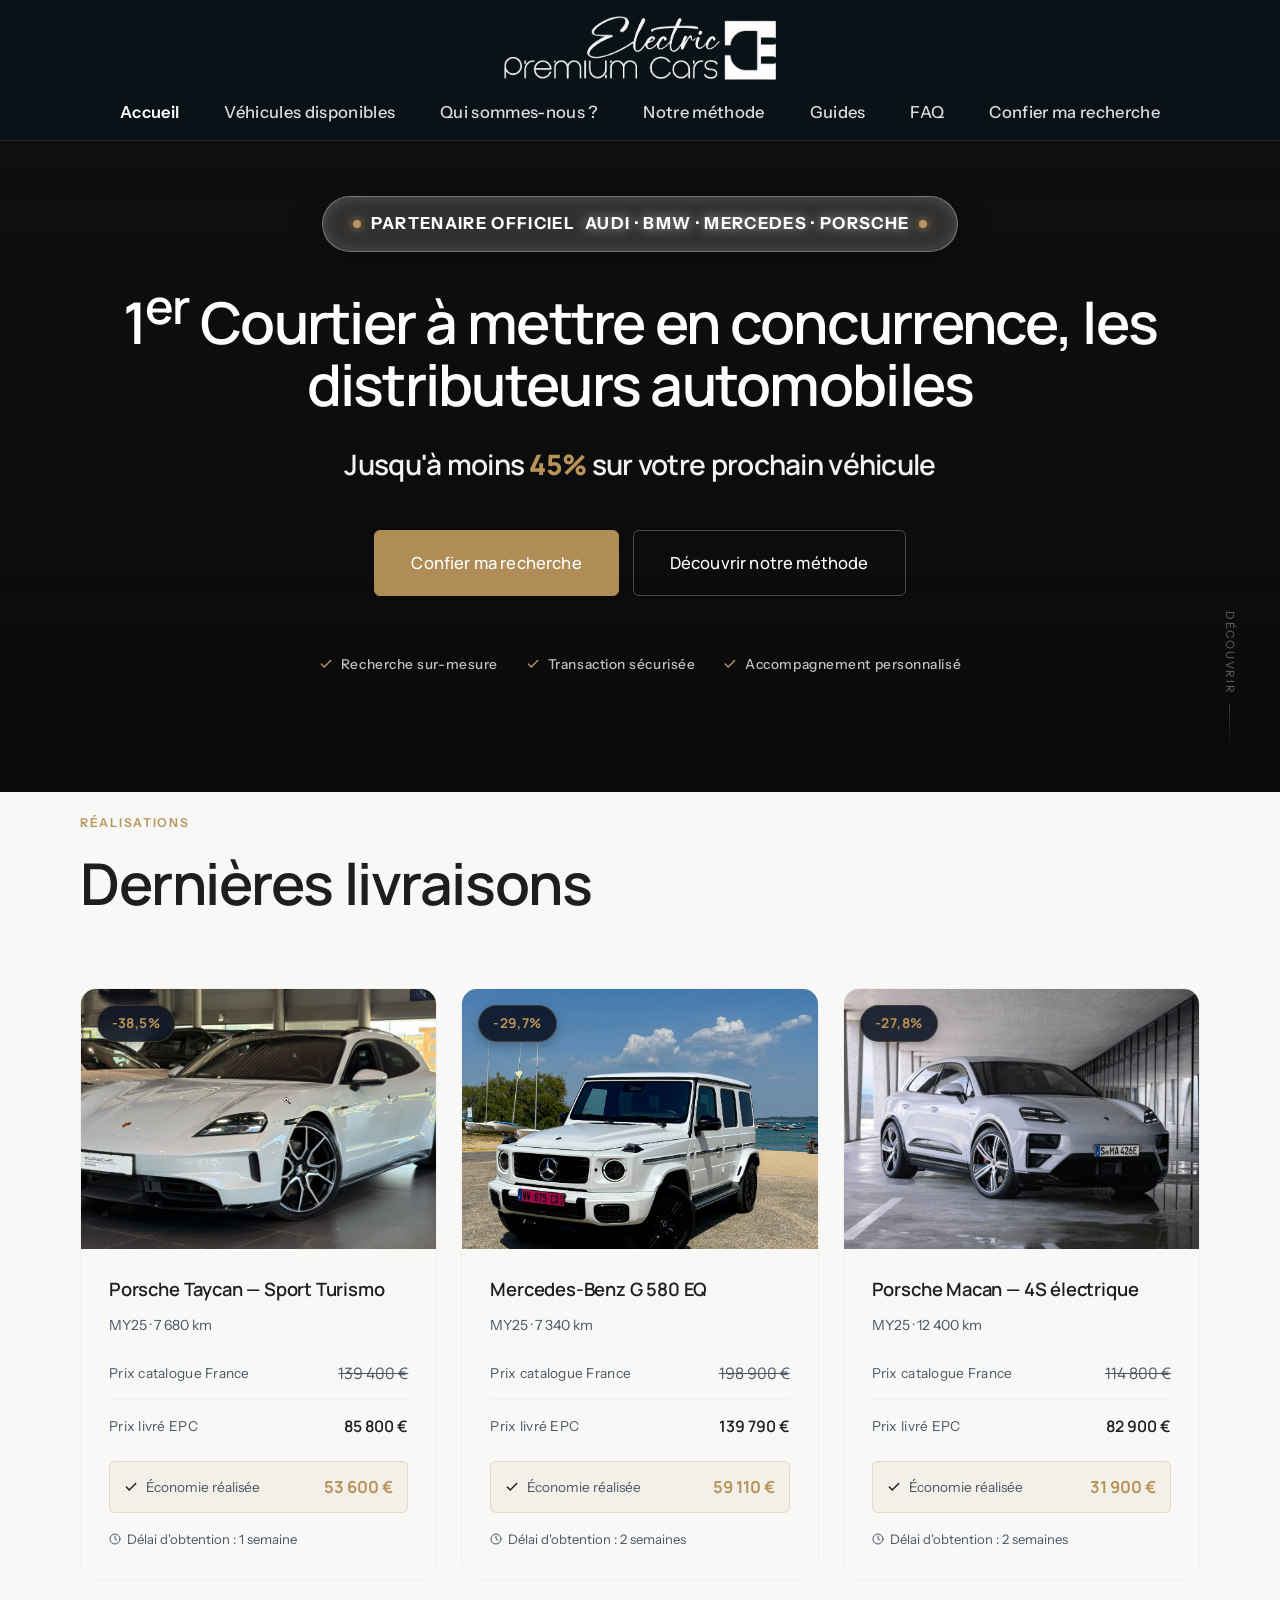
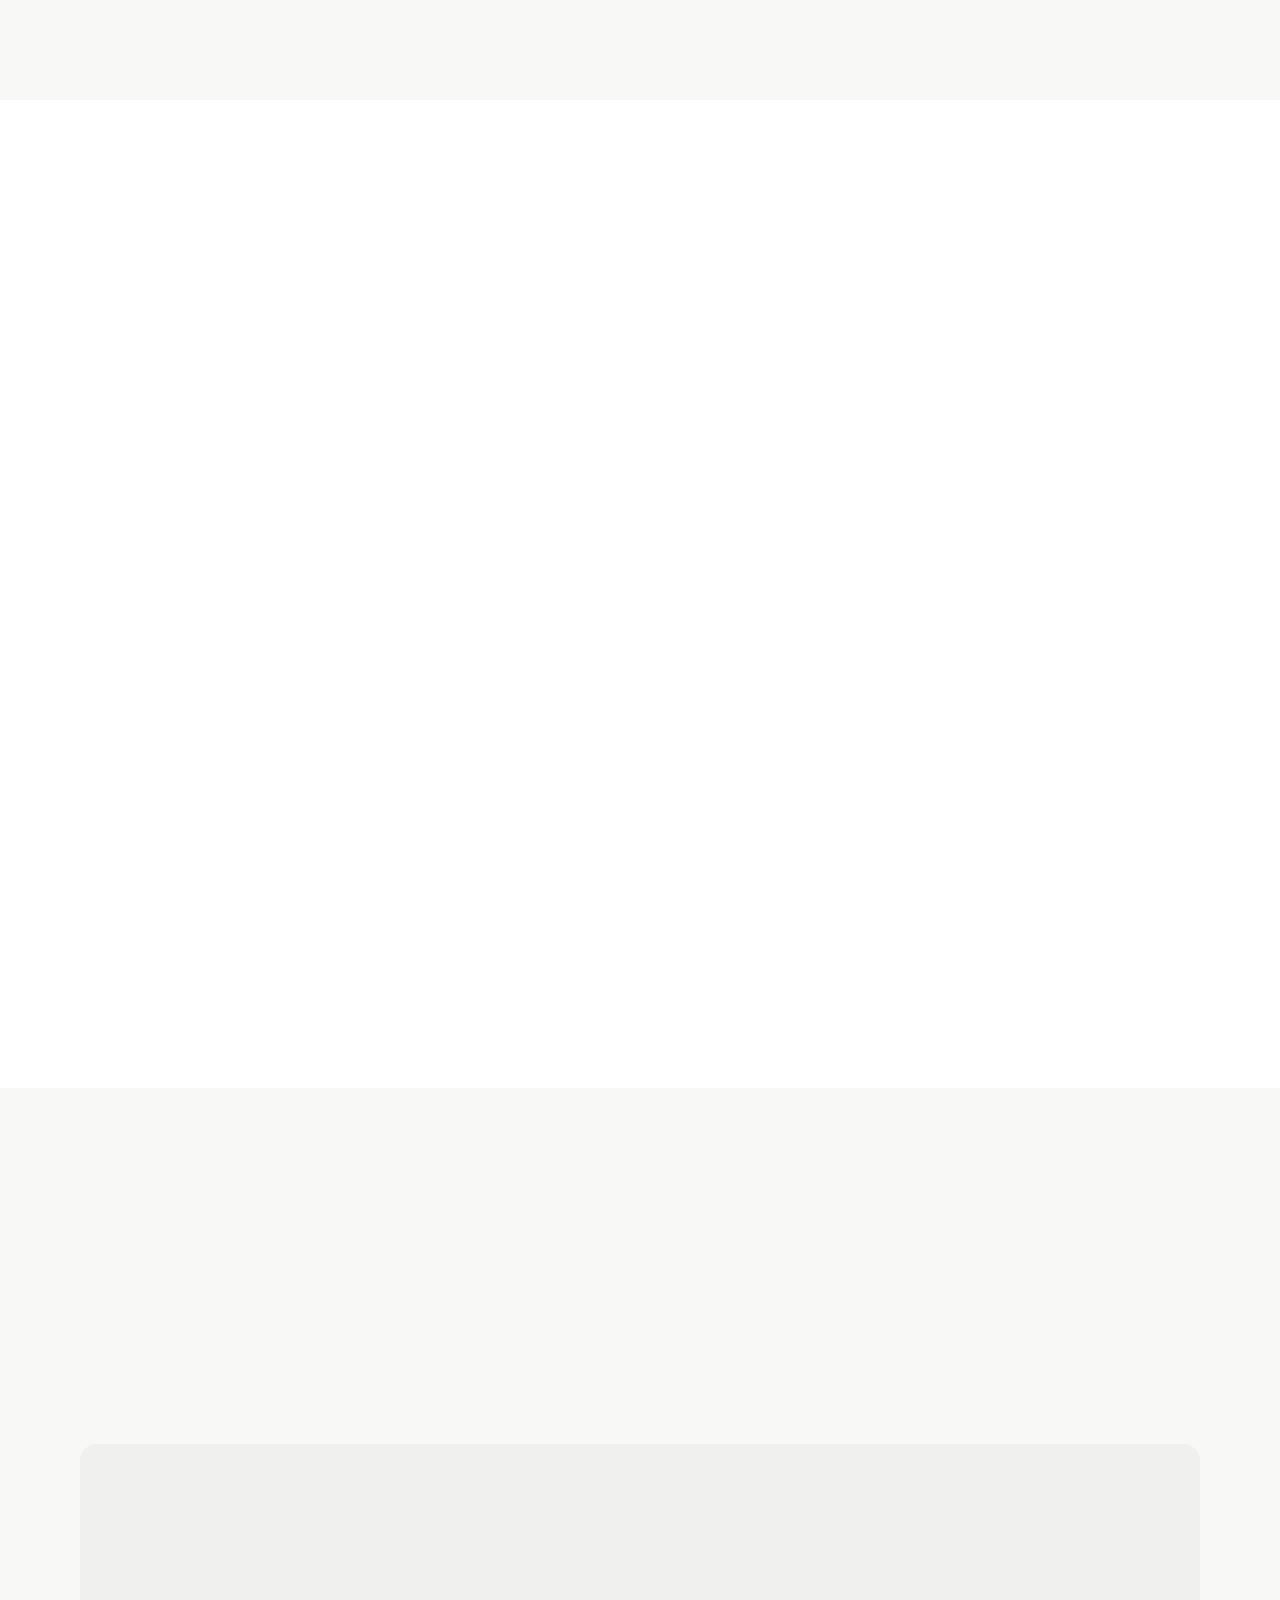
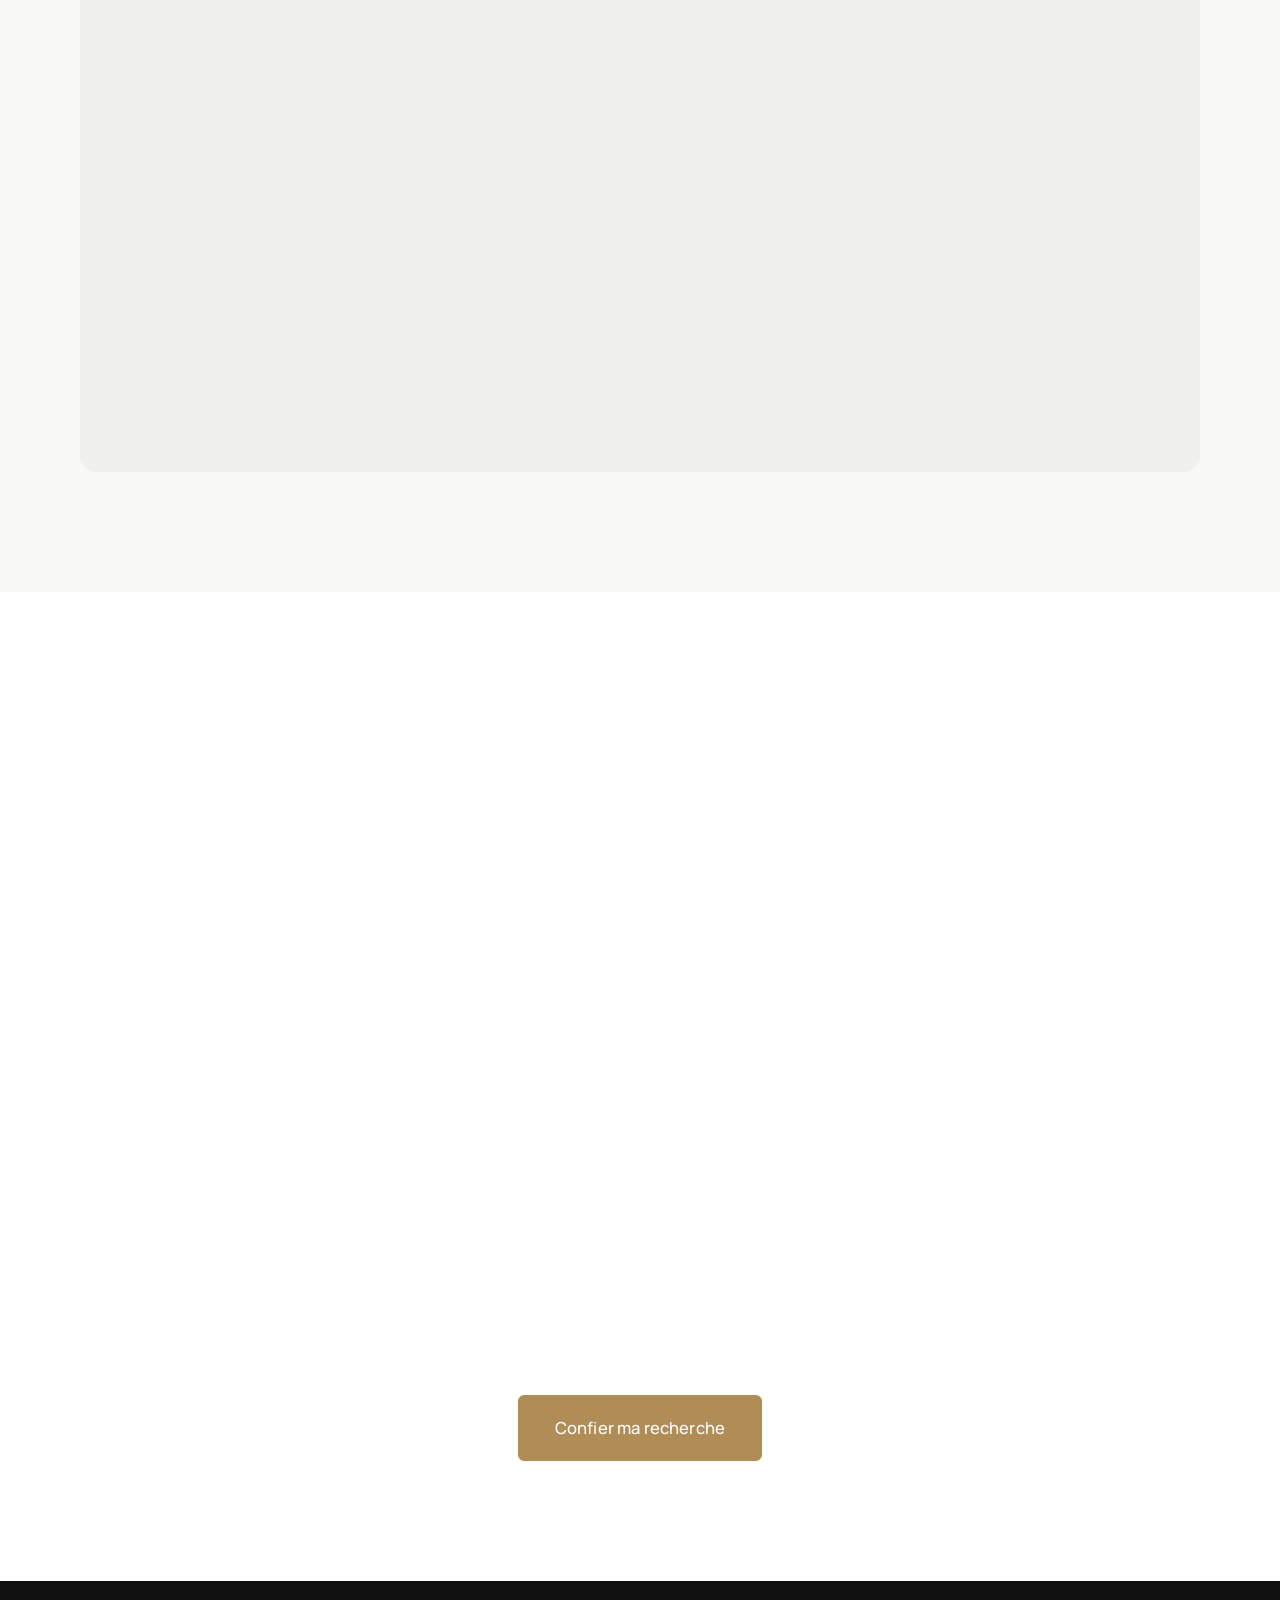
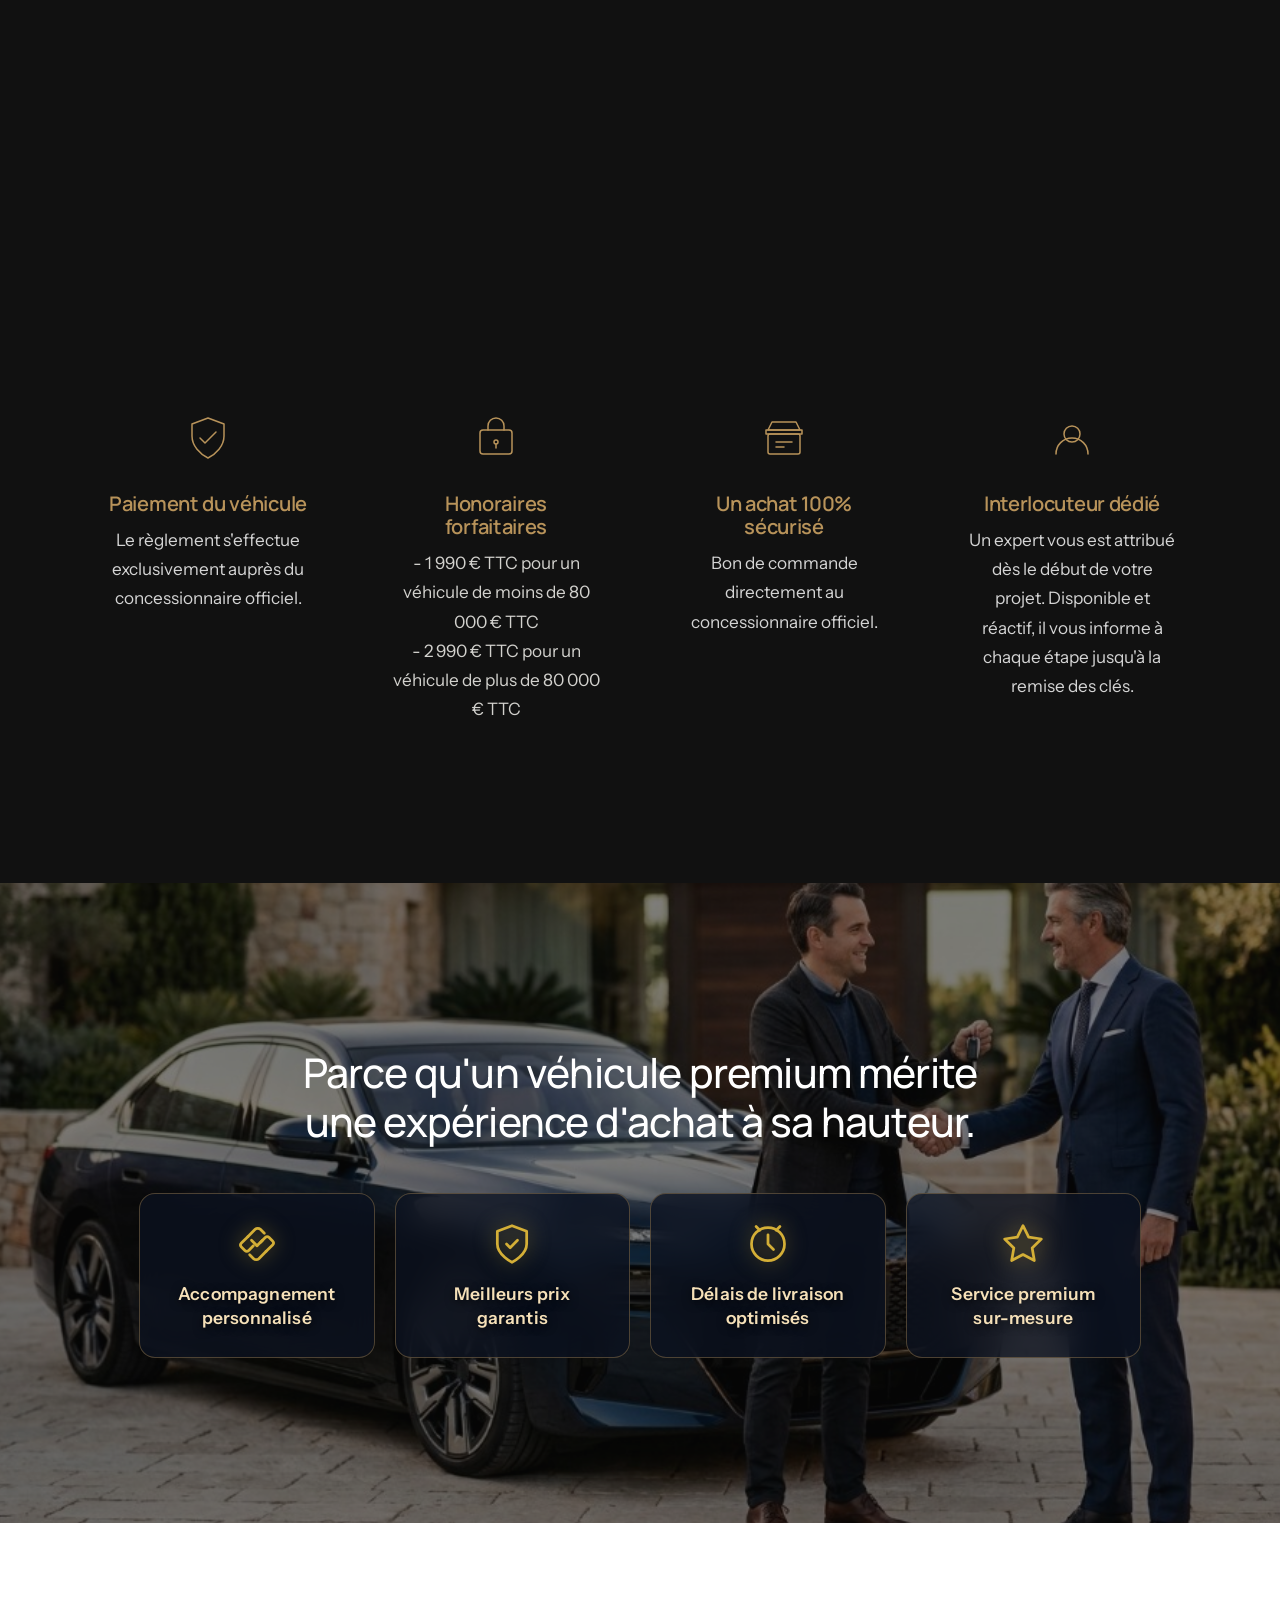
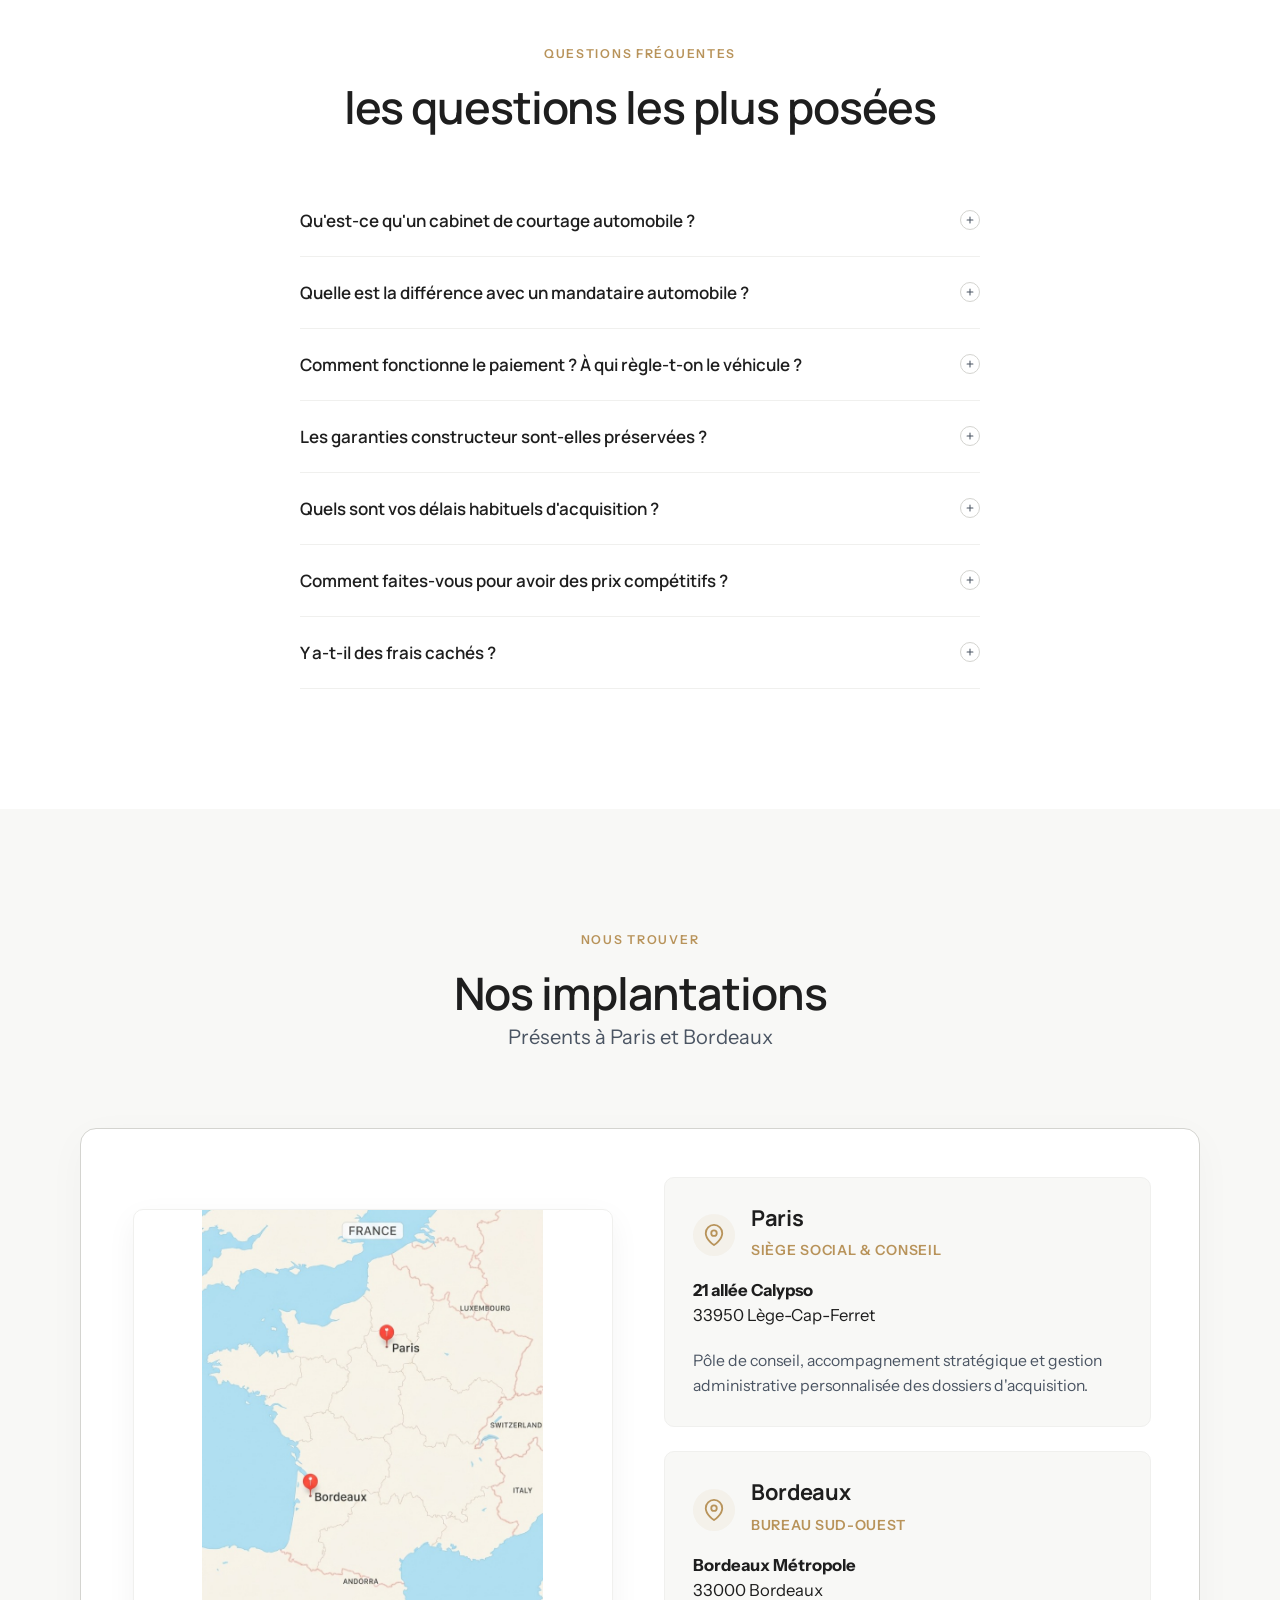
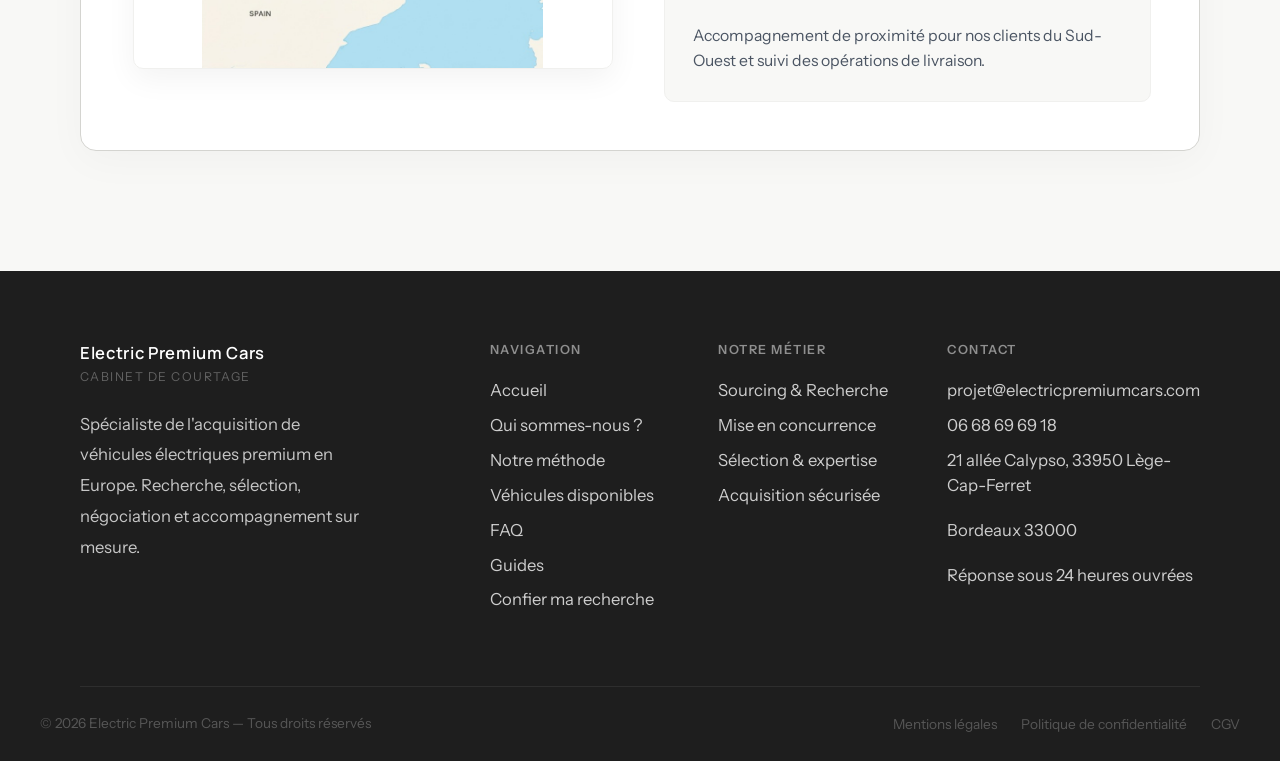
<file: index.html>
<!DOCTYPE html>
<html lang="fr">

<head>
  <!-- Google Analytics -->
  <script async src="https://www.googletagmanager.com/gtag/js?id=G-TN90XMGKD0"></script>
  <script>
    window.dataLayer = window.dataLayer || [];
    function gtag(){dataLayer.push(arguments);}
    gtag('js', new Date());
    gtag('config', 'G-TN90XMGKD0');
  </script>
  <meta charset="UTF-8" />
  <!-- Favicon -->
  <link rel="icon" type="image/x-icon" href="favicon.ico" />
  <link rel="icon" type="image/png" sizes="32x32" href="favicon-32.png" />
  <link rel="icon" type="image/png" sizes="16x16" href="favicon-16.png" />
  <link rel="icon" type="image/png" sizes="192x192" href="favicon-192.png" />
  <link rel="apple-touch-icon" sizes="180x180" href="apple-touch-icon.png" />
  <meta property="og:image" content="https://www.electricpremiumcars.fr/favicon-512.png" />
  <meta property="og:image:width" content="512" />
  <meta property="og:image:height" content="512" />
  <meta name="viewport" content="width=device-width, initial-scale=1.0" />

  <!-- ─── SEO ─── -->
  <title>Electric Premium Cars — Cabinet de courtage en véhicules électriques premium en Europe</title>
  <meta name="description"
    content="Electric Premium Cars est un cabinet de courtage spécialisé dans l'acquisition de véhicules électriques premium en Europe. Recherche, sélection, négociation et sécurisation de votre achat. Accompagnement personnalisé, transparence totale." />
  <meta name="robots" content="index, follow" />
  <link rel="canonical" href="https://www.electricpremiumcars.fr/" />

  <!-- Open Graph -->
  <meta property="og:type" content="website" />
  <meta property="og:title" content="Electric Premium Cars — Cabinet de courtage en véhicules électriques premium" />
  <meta property="og:description"
    content="Recherche, sélection, négociation et acquisition sécurisée de votre véhicule électrique premium en Europe." />
  <meta property="og:url" content="https://www.electricpremiumcars.fr/" />
  <meta property="og:locale" content="fr_FR" />

  <!-- Schema.org -->
  <script type="application/ld+json">
  {
    "@context": "https://schema.org",
    "@type": "ProfessionalService",
    "name": "Electric Premium Cars",
    "description": "Cabinet de courtage spécialisé dans l'acquisition de véhicules électriques premium en Europe",
    "url": "https://www.electricpremiumcars.fr",
    "telephone": "+33600000000",
    "address": {
      "@type": "PostalAddress",
      "addressCountry": "FR"
    },
    "serviceType": "Courtage automobile",
    "areaServed": "Europe"
  }
  </script>

  <!-- Fonts -->
  <link rel="preconnect" href="https://fonts.googleapis.com" />
  <link rel="preconnect" href="https://fonts.gstatic.com" crossorigin />
  <link
    href="https://fonts.googleapis.com/css2?family=Manrope:wght@300;400;500;600;700&family=Instrument+Sans:wght@400;500;600&display=swap"
    rel="stylesheet" />

  <!-- Styles -->
  <link rel="stylesheet" href="style.css?v=5" />
</head>

<body>

  <!-- ═══════════════════════════════════════════
       NAVIGATION
  ═══════════════════════════════════════════ -->
  <nav class="nav" id="nav" role="navigation" aria-label="Navigation principale">
    <div class="nav__inner">
      <a href="index.html" class="nav__logo" aria-label="Electric Premium Cars — Accueil">
        <img src="logo-dark.png" alt="Electric Premium Cars" class="nav__logo-img nav__logo-dark" />
        <img src="logo-light.png" alt="Electric Premium Cars" class="nav__logo-img nav__logo-light" />
      </a>

      <ul class="nav__links" role="list">
        <li><a href="index.html" class="active" aria-current="page">Accueil</a></li>
        <li><a href="vehicules-demandes.html">Véhicules disponibles</a></li>
        <li><a href="#qui-sommes-nous">Qui sommes-nous ?</a></li>
        <li><a href="#methode">Notre méthode</a></li>
        <li><a href="guides.html">Guides</a></li>
        <li><a href="faq.html">FAQ</a></li>
        <li><a href="confier-ma-recherche.html">Confier ma recherche</a></li>
      </ul>



      <button class="nav__burger" id="burger" aria-label="Ouvrir le menu" aria-expanded="false">
        <span></span><span></span><span></span>
      </button>
    </div>

    <div class="nav__mobile" id="mobileMenu" aria-hidden="true">
      <a href="index.html">Accueil</a>
      <a href="vehicules-demandes.html">Véhicules disponibles</a>
      <a href="#qui-sommes-nous">Qui sommes-nous ?</a>
      <a href="#methode">Notre méthode</a>
      <a href="guides.html">Guides</a>
      <a href="faq.html">FAQ</a>
      <a href="confier-ma-recherche.html">Confier ma recherche</a>
      <a href="confier-ma-recherche.html" class="btn btn--primary" style="margin-top:8px; text-align:center;">Confier ma
        recherche</a>
    </div>
  </nav>


  <!-- ═══════════════════════════════════════════
       HERO
  ═══════════════════════════════════════════ -->
  <section class="hero" aria-labelledby="hero-title">
    <div class="hero__bg-wrapper" id="heroBg" aria-hidden="true">
      <video class="hero__bg-video" id="heroVideo" src="vehicule.mp4" autoplay muted loop playsinline preload="auto"
        disablepictureinpicture>
      </video>
    </div>
    <div class="hero__overlay" aria-hidden="true"></div>


    <div class="hero__content">

      <div class="hero__partners reveal"
        style="margin-bottom: 28px; text-align: center; color: #ffffff; font-size: clamp(0.95rem, 1.3vw, 1.2rem); font-family: var(--font-body); letter-spacing: 0.08em; text-transform: uppercase; font-weight: 700; background: rgba(255, 255, 255, 0.15); padding: 12px 30px; border-radius: 50px; backdrop-filter: blur(16px); -webkit-backdrop-filter: blur(16px); border: 1px solid rgba(255, 255, 255, 0.35); box-shadow: 0 8px 32px rgba(0, 0, 0, 0.3), inset 0 0 15px rgba(255, 255, 255, 0.15); display: inline-flex; align-items: center; gap: 10px;">
        <span
          style="display: inline-block; width: 8px; height: 8px; background-color: #B8935A; border-radius: 50%; box-shadow: 0 0 10px #B8935A;"></span>
        <span>Partenaire officiel</span>
        <span style="color: #ffffff; font-weight: 800; text-shadow: 0 0 12px rgba(255,255,255,0.6);">Audi · BMW ·
          Mercedes · Porsche</span>
        <span
          style="display: inline-block; width: 8px; height: 8px; background-color: #B8935A; border-radius: 50%; box-shadow: 0 0 10px #B8935A;"></span>
      </div>

      <h1 class="hero__title reveal reveal-delay-1" id="hero-title">
        1<sup>er</sup> Courtier à mettre en concurrence, les distributeurs automobiles
      </h1>

      <h2 class="hero__sub reveal reveal-delay-2">
        Jusqu'à moins <span style="color: #B8935A; font-weight: 800;">45%</span> sur votre prochain véhicule
      </h2>

      <div class="hero__actions reveal reveal-delay-3">
        <a href="confier-ma-recherche.html" class="btn btn--primary btn--lg" id="hero-cta-primary">Confier ma
          recherche</a>
        <a href="#methode" class="btn btn--outline-white btn--lg" id="hero-cta-secondary">Découvrir notre méthode</a>
      </div>

      <div class="hero__trust reveal reveal-delay-4">
        <div class="hero__trust-item">
          <svg width="14" height="14" viewBox="0 0 24 24" fill="none" stroke="currentColor" stroke-width="2.5"
            stroke-linecap="round" stroke-linejoin="round" aria-hidden="true">
            <polyline points="20 6 9 17 4 12" />
          </svg>
          <span>Recherche sur-mesure</span>
        </div>
        <div class="hero__trust-item">
          <svg width="14" height="14" viewBox="0 0 24 24" fill="none" stroke="currentColor" stroke-width="2.5"
            stroke-linecap="round" stroke-linejoin="round" aria-hidden="true">
            <polyline points="20 6 9 17 4 12" />
          </svg>
          <span>Transaction sécurisée</span>
        </div>
        <div class="hero__trust-item">
          <svg width="14" height="14" viewBox="0 0 24 24" fill="none" stroke="currentColor" stroke-width="2.5"
            stroke-linecap="round" stroke-linejoin="round" aria-hidden="true">
            <polyline points="20 6 9 17 4 12" />
          </svg>
          <span>Accompagnement personnalisé</span>
        </div>
      </div>

    </div>

    <div class="hero__scroll" id="heroScroll" aria-hidden="true">
      <span class="hero__scroll-text">Découvrir</span>
      <div class="hero__scroll-line"></div>
    </div>
  </section>


  <!-- ═══════════════════════════════════════════
       ACQUISITIONS RÉCENTES
  ═══════════════════════════════════════════ -->
  <section class="section section--grey" id="acquisitions" aria-labelledby="acquisitions-title"
    style="padding-top: 20px;">
    <div class="container">
      <div class="section__head">
        <span class="label reveal">Réalisations</span>
        <h2 class="reveal reveal-delay-1" id="acquisitions-title" style="font-size: clamp(2.5rem, 4.5vw, 3.8rem);">Dernières livraisons</h2>
      </div>

      <div class="acquisitions__grid">

        <!-- Taycan -->
        <article class="acq__card reveal" aria-label="Acquisition Porsche Taycan">
          <div class="acq__img">
            <img src="taycan_photo.jpg" alt="Porsche Taycan acquis par Electric Premium Cars pour un client"
              loading="lazy" />
            <span class="acq__badge">-38,5%</span>
          </div>
          <div class="acq__body">
            <p class="acq__model">Porsche Taycan — Sport Turismo</p>
            <p class="acq__meta">MY25 · 7 680 km</p>
            <div class="acq__prices">
              <div class="acq__price-row">
                <span class="acq__price-label">Prix catalogue France</span>
                <span class="acq__price-val acq__price-val--strike">139 400 €</span>
              </div>
              <div class="acq__divider"></div>
              <div class="acq__price-row">
                <span class="acq__price-label">Prix livré EPC</span>
                <span class="acq__price-val">85 800 €</span>
              </div>
            </div>
            <div class="acq__saving">
              <svg width="14" height="14" viewBox="0 0 24 24" fill="none" stroke="currentColor" stroke-width="2.5"
                stroke-linecap="round" stroke-linejoin="round" aria-hidden="true">
                <polyline points="20 6 9 17 4 12" />
              </svg>
              <span class="acq__saving-label">Économie réalisée</span>
              <span class="acq__saving-amount">53 600 €</span>
            </div>
            <p class="acq__delay">
              <svg width="12" height="12" viewBox="0 0 24 24" fill="none" stroke="currentColor" stroke-width="2"
                stroke-linecap="round" stroke-linejoin="round" aria-hidden="true">
                <circle cx="12" cy="12" r="10" />
                <polyline points="12 6 12 12 16 14" />
              </svg>
              Délai d'obtention : 1 semaine
            </p>
          </div>
        </article>

        <!-- G580 -->
        <article class="acq__card reveal reveal-delay-1" aria-label="Acquisition Mercedes-Benz G580">
          <div class="acq__img">
            <img src="g580_photo.jpg" alt="Mercedes-Benz G580 EQ acquis par Electric Premium Cars" loading="lazy" />
            <span class="acq__badge">-29,7%</span>
          </div>
          <div class="acq__body">
            <p class="acq__model">Mercedes-Benz G 580 EQ</p>
            <p class="acq__meta">MY25 · 7 340 km</p>
            <div class="acq__prices">
              <div class="acq__price-row">
                <span class="acq__price-label">Prix catalogue France</span>
                <span class="acq__price-val acq__price-val--strike">198 900 €</span>
              </div>
              <div class="acq__divider"></div>
              <div class="acq__price-row">
                <span class="acq__price-label">Prix livré EPC</span>
                <span class="acq__price-val">139 790 €</span>
              </div>
            </div>
            <div class="acq__saving">
              <svg width="14" height="14" viewBox="0 0 24 24" fill="none" stroke="currentColor" stroke-width="2.5"
                stroke-linecap="round" stroke-linejoin="round" aria-hidden="true">
                <polyline points="20 6 9 17 4 12" />
              </svg>
              <span class="acq__saving-label">Économie réalisée</span>
              <span class="acq__saving-amount">59 110 €</span>
            </div>
            <p class="acq__delay">
              <svg width="12" height="12" viewBox="0 0 24 24" fill="none" stroke="currentColor" stroke-width="2"
                stroke-linecap="round" stroke-linejoin="round" aria-hidden="true">
                <circle cx="12" cy="12" r="10" />
                <polyline points="12 6 12 12 16 14" />
              </svg>
              Délai d'obtention : 2 semaines
            </p>
          </div>
        </article>

        <!-- Macan -->
        <article class="acq__card reveal reveal-delay-2" aria-label="Acquisition Porsche Macan électrique">
          <div class="acq__img">
            <img src="macan.jpg" alt="Porsche Macan électrique acquis par Electric Premium Cars" loading="lazy" />
            <span class="acq__badge">-27,8%</span>
          </div>
          <div class="acq__body">
            <p class="acq__model">Porsche Macan — 4S électrique</p>
            <p class="acq__meta">MY25 · 12 400 km</p>
            <div class="acq__prices">
              <div class="acq__price-row">
                <span class="acq__price-label">Prix catalogue France</span>
                <span class="acq__price-val acq__price-val--strike">114 800 €</span>
              </div>
              <div class="acq__divider"></div>
              <div class="acq__price-row">
                <span class="acq__price-label">Prix livré EPC</span>
                <span class="acq__price-val">82 900 €</span>
              </div>
            </div>
            <div class="acq__saving">
              <svg width="14" height="14" viewBox="0 0 24 24" fill="none" stroke="currentColor" stroke-width="2.5"
                stroke-linecap="round" stroke-linejoin="round" aria-hidden="true">
                <polyline points="20 6 9 17 4 12" />
              </svg>
              <span class="acq__saving-label">Économie réalisée</span>
              <span class="acq__saving-amount">31 900 €</span>
            </div>
            <p class="acq__delay">
              <svg width="12" height="12" viewBox="0 0 24 24" fill="none" stroke="currentColor" stroke-width="2"
                stroke-linecap="round" stroke-linejoin="round" aria-hidden="true">
                <circle cx="12" cy="12" r="10" />
                <polyline points="12 6 12 12 16 14" />
              </svg>
              Délai d'obtention : 2 semaines
            </p>
          </div>
        </article>

      </div>
    </div>
  </section>


  <!-- ═══════════════════════════════════════════
       INTRO — L'achat autrement
  ═══════════════════════════════════════════ -->
  <section class="intro" id="qui-sommes-nous" aria-labelledby="intro-title">
    <div class="container">
      <div class="intro__inner">
        <div class="intro__text">
          <span class="label reveal">Qui sommes-nous ?</span>
          <h2 class="reveal reveal-delay-1" id="intro-title">
            Une alliance familiale.
          </h2>
          <p class="reveal reveal-delay-2">
            Electric Premium Cars est né d'une alliance familiale et d'un constat simple :
          </p>
          <ul class="reveal reveal-delay-2" style="margin: 12px 0 20px 0; color: var(--grey-text); line-height: 1.8; list-style: none; padding-left: 0;">
            <li style="margin-bottom: 6px;">- Aucun courtier automobile ne met en concurrence les réseaux de distributeurs</li>
            <li>- Aucun courtier expert uniquement dédié aux véhicules électriques premium</li>
          </ul>

          <p class="reveal reveal-delay-3" style="margin-top: 16px;">
            D'un côté, <strong>Raphaël</strong>, fort de 25 ans d'expérience en tant qu'entrepreneur en gestion de
            patrimoine, apporte sa rigueur financière, son sens du conseil et son expertise en valorisation d'actifs.
          </p>
          <p class="reveal reveal-delay-3" style="margin-top: 16px;">
            De l'autre, <strong>Paul</strong>, spécialisé en intelligence artificielle et en commerce, insuffle
            une vision innovante axée sur l'analyse de données et l'optimisation des processus de sourcing.
          </p>
          <p class="reveal reveal-delay-4" style="margin-top: 16px;">
            Ensemble, nous mettons les concessionnaires officiels en concurrence pour garantir aux futurs acquéreurs les meilleurs prix et la meilleure offre possible, tout en sécurisant l'ensemble du processus d'achat.
          </p>

        </div>

        <div class="intro__visuals reveal reveal-delay-2">
          <div class="intro__card" style="flex: 1; min-width: 0; position: relative; height: 100%; border-radius: 16px; overflow: hidden; background: #f0f0ee;">
            <img src="raphael.jpg" alt="Raphaël — Co-fondateur de Electric Premium Cars" loading="lazy" style="width: 100%; height: 100%; object-fit: cover; object-position: center 20%; display: block;" />
            <div class="intro__card-caption">
              <div class="intro__card-name">Raphaël</div>
              <div class="intro__card-role">Co-fondateur</div>
            </div>
          </div>
          <div class="intro__card" style="flex: 1; min-width: 0; position: relative; height: 100%; border-radius: 16px; overflow: hidden; background: #f0f0ee;">
            <img src="paul.jpg" alt="Paul — Co-fondateur de Electric Premium Cars" loading="lazy" style="width: 100%; height: 100%; object-fit: cover; object-position: center 20%; display: block;" />
            <div class="intro__card-caption">
              <div class="intro__card-name">Paul</div>
              <div class="intro__card-role">Co-fondateur</div>
            </div>
          </div>
        </div>
      </div>
    </div>
  </section>


  <!-- ═══════════════════════════════════════════
       MÉTHODE — 4 piliers
  ═══════════════════════════════════════════ -->
  <section class="section section--grey" id="methode" aria-labelledby="methode-title">
    <div class="container">
      <div class="section__head--center">
        <span class="label reveal">Notre méthode</span>
        <h2 class="reveal reveal-delay-1" id="methode-title">Une approche unique</h2>
        <p class="section__sub reveal reveal-delay-2">
          Chaque acquisition suit un protocole rigoureux conçu pour vous offrir sérénité et confiance à chaque étape.
        </p>
      </div>

      <div class="methode__grid" role="list">

        <div class="methode__card reveal" role="listitem">
          <svg class="methode__icon" viewBox="0 0 44 44" fill="none" stroke="currentColor" stroke-width="1.5"
            stroke-linecap="round" stroke-linejoin="round" aria-hidden="true">
            <circle cx="22" cy="22" r="18" />
            <path d="M14 22h16M22 14v16" />
          </svg>
          <span class="methode__num">01</span>
          <h3>Définition de vos critères</h3>
          <p>Un mandat de recherche précis qui définit vos attentes :</p>
          <ul style="margin-top: 10px; padding-left: 0; list-style: none; font-size: 0.95rem; line-height: 1.75; color: var(--grey-text);">
            <li>- Marque et modèle</li>
            <li>- Couleur extérieur et intérieur</li>
            <li>- Kilométrage et année</li>
            <li>- Options indispensables</li>
            <li>- Budget et délai de livraison</li>
          </ul>
        </div>

        <div class="methode__card reveal reveal-delay-1" role="listitem">
          <svg class="methode__icon" viewBox="0 0 44 44" fill="none" stroke="currentColor" stroke-width="1.5"
            stroke-linecap="round" stroke-linejoin="round" aria-hidden="true">
            <path d="M8 24l8-8 8 8 8-16" />
            <polyline points="28 8 36 8 36 16" />
          </svg>
          <span class="methode__num">02</span>
          <h3>Mise en concurrence</h3>
          <p>Pour chaque mandat de recherche :</p>
          <ul style="margin-top: 10px; padding-left: 0; list-style: none; font-size: 0.95rem; line-height: 1.75; color: var(--grey-text);">
            <li>- Nous sollicitons l’ensemble des réseaux officiels</li>
            <li>- Nous comparons les offres reçues</li>
            <li>- Nous mettons en concurrence les distributeurs</li>
            <li>- Nous négocions les meilleures conditions financières</li>
          </ul>
        </div>

        <div class="methode__card reveal reveal-delay-2" role="listitem">
          <svg class="methode__icon" viewBox="0 0 44 44" fill="none" stroke="currentColor" stroke-width="1.5"
            stroke-linecap="round" stroke-linejoin="round" aria-hidden="true">
            <circle cx="20" cy="20" r="14" />
            <line x1="30" y1="30" x2="38" y2="38" />
          </svg>
          <span class="methode__num">03</span>
          <h3>Sélection rigoureuse</h3>
          <p>Nous analysons l'ensemble des propositions reçues :</p>
          <ul style="margin-top: 10px; padding-left: 0; list-style: none; font-size: 0.95rem; line-height: 1.75; color: var(--grey-text);">
            <li>- Historique, état carrosserie</li>
            <li>- Kilométrage et entretien</li>
            <li>- État de la batterie (certificat SOH)</li>
            <li>- Vérification des garanties constructeur</li>
          </ul>
        </div>

        <div class="methode__card reveal reveal-delay-3" role="listitem">
          <svg class="methode__icon" viewBox="0 0 44 44" fill="none" stroke="currentColor" stroke-width="1.5"
            stroke-linecap="round" stroke-linejoin="round" aria-hidden="true">
            <path d="M22 6l3 9h9l-7.5 5.5 2.9 9L22 24l-7.4 5.5 2.9-9L10 15h9z" />
          </svg>
          <span class="methode__num">04</span>
          <h3>Transaction 100% sécurisée</h3>
          <ul style="margin-top: 10px; padding-left: 0; list-style: none; font-size: 0.95rem; line-height: 1.75; color: var(--grey-text);">
            <li>- Un bon de commande officiel avec le concessionnaire</li>
            <li>- Un paiement directement au concessionnaire officiel</li>
            <li>- Un service formalités administratives (immatriculation) totalement digitalisé</li>
            <li>- Une livraison de votre véhicule en concession ou à votre domicile/bureau</li>
          </ul>
        </div>

      </div>
    </div>
  </section>


  <!-- ═══════════════════════════════════════════
       BÉNÉFICES
  ═══════════════════════════════════════════ -->
  <section class="section" aria-labelledby="benefices-title">
    <div class="container">
      
      <div class="section__head--center">
        <h2 class="reveal" id="benefices-title" style="font-size: clamp(2.2rem, 4vw, 3.2rem);">
          Pourquoi choisir Electric Premium Cars
        </h2>
      </div>

      <div class="benefices__vertical-list" style="display: flex; flex-direction: column; gap: 16px; width: 100%; max-width: 960px; margin: 40px auto 0;">

        <div class="benefice__vertical-item reveal" style="display: flex; gap: 18px; align-items: center; padding: 22px 30px; background: var(--off-white); border: 1px solid var(--grey-light); border-radius: var(--radius); transition: all 0.3s var(--ease); box-shadow: 0 4px 16px rgba(0,0,0,0.03);">
          <div style="width: 32px; height: 32px; border-radius: 50%; background: rgba(99, 199, 213, 0.15); color: var(--accent-glacier); display: flex; align-items: center; justify-content: center; flex-shrink: 0;">
            <svg width="16" height="16" viewBox="0 0 24 24" fill="none" stroke="currentColor" stroke-width="2.5" stroke-linecap="round" stroke-linejoin="round">
              <polyline points="20 6 9 17 4 12" />
            </svg>
          </div>
          <p style="font-size: 1.1rem; font-weight: 500; color: var(--text-dark); line-height: 1.5; margin: 0;">
            Les meilleurs prix grâce à la mise en concurrence des réseaux distributeurs
          </p>
        </div>

        <div class="benefice__vertical-item reveal reveal-delay-1" style="display: flex; gap: 18px; align-items: center; padding: 22px 30px; background: var(--off-white); border: 1px solid var(--grey-light); border-radius: var(--radius); transition: all 0.3s var(--ease); box-shadow: 0 4px 16px rgba(0,0,0,0.03);">
          <div style="width: 32px; height: 32px; border-radius: 50%; background: rgba(99, 199, 213, 0.15); color: var(--accent-glacier); display: flex; align-items: center; justify-content: center; flex-shrink: 0;">
            <svg width="16" height="16" viewBox="0 0 24 24" fill="none" stroke="currentColor" stroke-width="2.5" stroke-linecap="round" stroke-linejoin="round">
              <polyline points="20 6 9 17 4 12" />
            </svg>
          </div>
          <p style="font-size: 1.1rem; font-weight: 500; color: var(--text-dark); line-height: 1.5; margin: 0;">
            La sérénité d’acheter un véhicule avec garantie constructeur
          </p>
        </div>

        <div class="benefice__vertical-item reveal reveal-delay-2" style="display: flex; gap: 18px; align-items: center; padding: 22px 30px; background: var(--off-white); border: 1px solid var(--grey-light); border-radius: var(--radius); transition: all 0.3s var(--ease); box-shadow: 0 4px 16px rgba(0,0,0,0.03);">
          <div style="width: 32px; height: 32px; border-radius: 50%; background: rgba(99, 199, 213, 0.15); color: var(--accent-glacier); display: flex; align-items: center; justify-content: center; flex-shrink: 0;">
            <svg width="16" height="16" viewBox="0 0 24 24" fill="none" stroke="currentColor" stroke-width="2.5" stroke-linecap="round" stroke-linejoin="round">
              <polyline points="20 6 9 17 4 12" />
            </svg>
          </div>
          <p style="font-size: 1.1rem; font-weight: 500; color: var(--text-dark); line-height: 1.5; margin: 0;">
            Un gain de temps avec des recherches internationales en quelques minutes
          </p>
        </div>

        <div class="benefice__vertical-item reveal reveal-delay-3" style="display: flex; gap: 18px; align-items: center; padding: 22px 30px; background: var(--off-white); border: 1px solid var(--grey-light); border-radius: var(--radius); transition: all 0.3s var(--ease); box-shadow: 0 4px 16px rgba(0,0,0,0.03);">
          <div style="width: 32px; height: 32px; border-radius: 50%; background: rgba(99, 199, 213, 0.15); color: var(--accent-glacier); display: flex; align-items: center; justify-content: center; flex-shrink: 0;">
            <svg width="16" height="16" viewBox="0 0 24 24" fill="none" stroke="currentColor" stroke-width="2.5" stroke-linecap="round" stroke-linejoin="round">
              <polyline points="20 6 9 17 4 12" />
            </svg>
          </div>
          <p style="font-size: 1.1rem; font-weight: 500; color: var(--text-dark); line-height: 1.5; margin: 0;">
            Un interlocuteur unique, de la recherche à la livraison
          </p>
        </div>

        <div class="benefice__vertical-item reveal reveal-delay-4" style="display: flex; gap: 18px; align-items: center; padding: 22px 30px; background: var(--off-white); border: 1px solid var(--grey-light); border-radius: var(--radius); transition: all 0.3s var(--ease); box-shadow: 0 4px 16px rgba(0,0,0,0.03);">
          <div style="width: 32px; height: 32px; border-radius: 50%; background: rgba(99, 199, 213, 0.15); color: var(--accent-glacier); display: flex; align-items: center; justify-content: center; flex-shrink: 0;">
            <svg width="16" height="16" viewBox="0 0 24 24" fill="none" stroke="currentColor" stroke-width="2.5" stroke-linecap="round" stroke-linejoin="round">
              <polyline points="20 6 9 17 4 12" />
            </svg>
          </div>
          <p style="font-size: 1.1rem; font-weight: 500; color: var(--text-dark); line-height: 1.5; margin: 0;">
            Des frais et des honoraires fixes communiqués dès le premier échange
          </p>
        </div>

      </div>

      <div style="text-align: center; margin-top: 40px;">
        <a href="confier-ma-recherche.html" class="btn btn--primary btn--lg" id="benefices-cta">Confier ma recherche</a>
      </div>

    </div>
  </section>




  <!-- ═══════════════════════════════════════════
       SÉCURITÉ DE LA TRANSACTION
  ═══════════════════════════════════════════ -->
  <section class="section section--dark" aria-labelledby="securite-title">
    <div class="container">
      <div class="section__head--center">
        <span class="label reveal">Confiance & transparence</span>
        <h2 class="reveal reveal-delay-1" id="securite-title">Une transaction sécurisée.</h2>
        <p class="section__sub reveal reveal-delay-2" style="color: rgba(255,255,255,0.45);">
          Votre sécurité financière est au cœur de notre fonctionnement. Le règlement de votre véhicule se fait directement auprès du concessionnaire officiel.
        </p>
      </div>

      <div class="securite__grid">

        <div class="securite__item reveal">
          <svg class="securite__icon" viewBox="0 0 48 48" fill="none" stroke="currentColor" stroke-width="1.5"
            stroke-linecap="round" stroke-linejoin="round" aria-hidden="true">
            <path d="M24 4l16 6v12c0 10-8 18-16 22C16 40 8 32 8 22V10L24 4z" />
            <polyline points="16 24 21 29 32 18" />
          </svg>
          <h3>Paiement du véhicule</h3>
          <p>Le règlement s'effectue exclusivement auprès du concessionnaire officiel.</p>
        </div>

        <div class="securite__item reveal reveal-delay-1">
          <svg class="securite__icon" viewBox="0 0 48 48" fill="none" stroke="currentColor" stroke-width="1.5"
            stroke-linecap="round" stroke-linejoin="round" aria-hidden="true">
            <rect x="8" y="16" width="32" height="24" rx="3" />
            <path d="M16 16V12a8 8 0 0 1 16 0v4" />
            <circle cx="24" cy="28" r="2" />
            <line x1="24" y1="30" x2="24" y2="34" />
          </svg>
          <h3>Honoraires forfaitaires</h3>
          <ul style="margin-top: 8px; padding-left: 0; list-style: none; font-size: 0.98rem; line-height: 1.7; color: rgba(245, 243, 238, 0.85);">
            <li>- 1 990 € TTC pour un véhicule de moins de 80 000 € TTC</li>
            <li>- 2 990 € TTC pour un véhicule de plus de 80 000 € TTC</li>
          </ul>
        </div>

        <div class="securite__item reveal reveal-delay-2">
          <svg class="securite__icon" viewBox="0 0 48 48" fill="none" stroke="currentColor" stroke-width="1.5"
            stroke-linecap="round" stroke-linejoin="round" aria-hidden="true">
            <path d="M12 8h24l4 8H8L12 8z" />
            <rect x="6" y="16" width="36" height="4" />
            <rect x="8" y="20" width="32" height="20" rx="2" />
            <line x1="16" y1="28" x2="32" y2="28" />
            <line x1="16" y1="33" x2="24" y2="33" />
          </svg>
          <h3>Un achat 100% sécurisé</h3>
          <p>Bon de commande directement au concessionnaire officiel.</p>
        </div>

        <div class="securite__item reveal reveal-delay-3">
          <svg class="securite__icon" viewBox="0 0 48 48" fill="none" stroke="currentColor" stroke-width="1.5"
            stroke-linecap="round" stroke-linejoin="round" aria-hidden="true">
            <circle cx="24" cy="20" r="8" />
            <path d="M8 40c0-9 7-16 16-16s16 7 16 16" />
          </svg>
          <h3>Interlocuteur dédié</h3>
          <p>Un expert vous est attribué dès le début de votre projet. Disponible et réactif, il vous informe à chaque
            étape jusqu'à la remise des clés.</p>
        </div>

      </div>
    </div>
  </section>


  <!-- ═══════════════════════════════════════════
       SECTION EMOTION
  ═══════════════════════════════════════════ -->
  <section class="emotion" aria-label="Section éditoriale — expérience d'acquisition">
    <div class="emotion__bg" aria-hidden="true"></div>
    <div class="emotion__overlay" aria-hidden="true"></div>
    <div class="emotion__content">
      <h2 class="reveal">
        Parce qu'un véhicule premium mérite une expérience d'achat à sa hauteur.
      </h2>
      <div class="emotion__badges reveal reveal-delay-1">
        <div class="emotion__badge">
          <svg class="emotion__icon" viewBox="0 0 24 24" fill="none" stroke="currentColor" stroke-width="1.5" stroke-linecap="round" stroke-linejoin="round" aria-hidden="true">
            <path d="M10 13l-2.5 2.5a1.5 1.5 0 0 1-2.12 0l-1.88-1.88a1.5 1.5 0 0 1 0-2.12L7 8" />
            <path d="M14 11l2.5-2.5a1.5 1.5 0 0 1 2.12 0l1.88 1.88a1.5 1.5 0 0 1 0 2.12L17 16" />
            <path d="M7 8l4-4a2 2 0 0 1 2.83 0l2.17 2.17" />
            <path d="M17 16l-4 4a2 2 0 0 1-2.83 0l-2.17-2.17" />
            <path d="M9 10l3 3" />
            <path d="M12 13l3-3" />
          </svg>
          <span>Accompagnement<br>personnalisé</span>
        </div>
        <div class="emotion__badge">
          <svg class="emotion__icon" viewBox="0 0 24 24" fill="none" stroke="currentColor" stroke-width="1.5" stroke-linecap="round" stroke-linejoin="round" aria-hidden="true">
            <path d="M12 22s8-4 8-10V5l-8-3-8 3v7c0 6 8 10 8 10z" />
            <path d="M9 12l2 2 4-4" />
          </svg>
          <span>Meilleurs prix<br>garantis</span>
        </div>
        <div class="emotion__badge">
          <svg class="emotion__icon" viewBox="0 0 24 24" fill="none" stroke="currentColor" stroke-width="1.5" stroke-linecap="round" stroke-linejoin="round" aria-hidden="true">
            <circle cx="12" cy="12" r="9" />
            <polyline points="12 7 12 12 15 15" />
            <line x1="16.5" y1="4.5" x2="18.5" y2="2.5" />
            <line x1="7.5" y1="4.5" x2="5.5" y2="2.5" />
          </svg>
          <span>Délais de livraison<br>optimisés</span>
        </div>
        <div class="emotion__badge">
          <svg class="emotion__icon" viewBox="0 0 24 24" fill="none" stroke="currentColor" stroke-width="1.5" stroke-linecap="round" stroke-linejoin="round" aria-hidden="true">
            <polygon points="12 2 15.09 8.26 22 9.27 17 14.14 18.18 21.02 12 17.77 5.82 21.02 7 14.14 2 9.27 8.91 8.26 12 2" />
          </svg>
          <span>Service premium<br>sur-mesure</span>
        </div>
      </div>
    </div>
  </section>


  <!-- ═══════════════════════════════════════════
       FAQ SEO
  ═══════════════════════════════════════════ -->
  <section class="section" aria-labelledby="faq-title">
    <div class="container">
      <div class="section__head--center" style="margin-bottom: 52px;">
        <span class="label reveal">Questions fréquentes</span>
        <h2 class="reveal reveal-delay-1" id="faq-title">les questions les plus posées</h2>
      </div>

      <div class="faq__list" role="list">

        <div class="faq__item" role="listitem">
          <button class="faq__question" aria-expanded="false" id="faq-q1" aria-controls="faq-a1">
            <span>Qu'est-ce qu'un cabinet de courtage automobile ?</span>
            <div class="faq__icon" aria-hidden="true">
              <svg width="10" height="10" viewBox="0 0 24 24" fill="none" stroke="currentColor" stroke-width="2.5"
                stroke-linecap="round" stroke-linejoin="round">
                <line x1="12" y1="5" x2="12" y2="19" />
                <line x1="5" y1="12" x2="19" y2="12" />
              </svg>
            </div>
          </button>
          <div class="faq__answer" id="faq-a1" role="region" aria-labelledby="faq-q1">
            Un cabinet de courtage automobile agit en tant qu'intermédiaire expert entre un acheteur et un vendeur de
            véhicules. Contrairement à un concessionnaire ou un importateur, nous ne détenons aucun stock. Nous
            travaillons exclusivement pour le compte de nos clients, en cherchant le meilleur véhicule aux meilleures
            conditions sur le marché européen. Concrètement, pour chaque dossier, nous contactons plusieurs
            concessionnaires et les mettons en concurrence : c'est ce mécanisme qui nous permet d'obtenir des offres
            plus compétitives qu'une négociation menée avec un seul vendeur.
          </div>
        </div>

        <div class="faq__item" role="listitem">
          <button class="faq__question" aria-expanded="false" id="faq-q2" aria-controls="faq-a2">
            <span>Quelle est la différence avec un mandataire automobile ?</span>
            <div class="faq__icon" aria-hidden="true">
              <svg width="10" height="10" viewBox="0 0 24 24" fill="none" stroke="currentColor" stroke-width="2.5"
                stroke-linecap="round" stroke-linejoin="round">
                <line x1="12" y1="5" x2="12" y2="19" />
                <line x1="5" y1="12" x2="19" y2="12" />
              </svg>
            </div>
          </button>
          <div class="faq__answer" id="faq-a2" role="region" aria-labelledby="faq-q2">
            Un mandataire dispose généralement d'un catalogue de véhicules pré-sélectionnés et propose une offre
            standardisée. Electric Premium Cars propose une démarche entièrement sur-mesure : nous recherchons
            spécifiquement le véhicule que vous souhaitez, selon vos critères précis, partout en Europe. Vous n'achetez
            pas dans un catalogue, vous définissez votre acquisition.
          </div>
        </div>

        <div class="faq__item" role="listitem">
          <button class="faq__question" aria-expanded="false" id="faq-q3" aria-controls="faq-a3">
            <span>Comment fonctionne le paiement ? À qui règle-t-on le véhicule ?</span>
            <div class="faq__icon" aria-hidden="true">
              <svg width="10" height="10" viewBox="0 0 24 24" fill="none" stroke="currentColor" stroke-width="2.5"
                stroke-linecap="round" stroke-linejoin="round">
                <line x1="12" y1="5" x2="12" y2="19" />
                <line x1="5" y1="12" x2="19" y2="12" />
              </svg>
            </div>
          </button>
          <div class="faq__answer" id="faq-a3" role="region" aria-labelledby="faq-q3">
            Le règlement du véhicule s'effectue directement auprès de la concession ou du réseau officiel vendeur.
            Electric Premium Cars perçoit uniquement ses honoraires de courtage, communiqués et convenus dès le départ.
            Cette séparation garantit une totale transparence financière.
          </div>
        </div>

        <div class="faq__item" role="listitem">
          <button class="faq__question" aria-expanded="false" id="faq-q4" aria-controls="faq-a4">
            <span>Les garanties constructeur sont-elles préservées ?</span>
            <div class="faq__icon" aria-hidden="true">
              <svg width="10" height="10" viewBox="0 0 24 24" fill="none" stroke="currentColor" stroke-width="2.5"
                stroke-linecap="round" stroke-linejoin="round">
                <line x1="12" y1="5" x2="12" y2="19" />
                <line x1="5" y1="12" x2="19" y2="12" />
              </svg>
            </div>
          </button>
          <div class="faq__answer" id="faq-a4" role="region" aria-labelledby="faq-q4">
            Oui. Tous les véhicules acquis via Electric Premium Cars bénéficient de la garantie constructeur européenne,
            applicable dans l'intégralité des réseaux officiels en France. Les garanties batterie et pièces sont
            préservées dans leur intégralité.
          </div>
        </div>

        <div class="faq__item" role="listitem">
          <button class="faq__question" aria-expanded="false" id="faq-q5" aria-controls="faq-a5">
            <span>Quels sont vos délais habituels d'acquisition ?</span>
            <div class="faq__icon" aria-hidden="true">
              <svg width="10" height="10" viewBox="0 0 24 24" fill="none" stroke="currentColor" stroke-width="2.5"
                stroke-linecap="round" stroke-linejoin="round">
                <line x1="12" y1="5" x2="12" y2="19" />
                <line x1="5" y1="12" x2="19" y2="12" />
              </svg>
            </div>
          </button>
          <div class="faq__answer" id="faq-a5" role="region" aria-labelledby="faq-q5">
            En moyenne, les délais varient entre 2 et 6 semaines selon la rareté du modèle et la complexité des
            formalités. Nous vous communiquons une estimation précise dès le démarrage de votre mandat. Certaines
            acquisitions se réalisent en 10 jours lorsque le véhicule est disponible en stock chez nos partenaires.
          </div>
        </div>

        <div class="faq__item" role="listitem">
          <button class="faq__question" aria-expanded="false" id="faq-q7" aria-controls="faq-a7">
            <span>Comment faites-vous pour avoir des prix compétitifs ?</span>
            <div class="faq__icon" aria-hidden="true">
              <svg width="10" height="10" viewBox="0 0 24 24" fill="none" stroke="currentColor" stroke-width="2.5"
                stroke-linecap="round" stroke-linejoin="round">
                <line x1="12" y1="5" x2="12" y2="19" />
                <line x1="5" y1="12" x2="19" y2="12" />
              </svg>
            </div>
          </button>
          <div class="faq__answer" id="faq-a7" role="region" aria-labelledby="faq-q7">
            Nous travaillons en partenariat officiel avec des concessions et directement avec les réseaux d'usines en
            Europe. Ce canal direct, combiné à notre force de négociation et aux volumes négociés, nous permet d'obtenir
            des conditions tarifaires préférentielles et des prix réduits que nous répercutons intégralement sur nos
            clients.
          </div>
        </div>

        <div class="faq__item" role="listitem">
          <button class="faq__question" aria-expanded="false" id="faq-q8" aria-controls="faq-a8">
            <span>Y a-t-il des frais cachés ?</span>
            <div class="faq__icon" aria-hidden="true">
              <svg width="10" height="10" viewBox="0 0 24 24" fill="none" stroke="currentColor" stroke-width="2.5"
                stroke-linecap="round" stroke-linejoin="round">
                <line x1="12" y1="5" x2="12" y2="19" />
                <line x1="5" y1="12" x2="19" y2="12" />
              </svg>
            </div>
          </button>
          <div class="faq__answer" id="faq-a8" role="region" aria-labelledby="faq-q8">
            Non. Avant toute mission, nous vous présentons clairement les différents coûts : prix du véhicule,
            honoraires
            de courtage, éventuels frais de transport et démarches administratives. Chaque poste est détaillé et aucune
            prestation complémentaire n'est réalisée sans votre accord préalable. Le prix du véhicule est réglé
            directement au vendeur, nos honoraires font l'objet d'une facturation distincte.
          </div>
        </div>

      </div>
    </div>
  </section>



  <!-- ═══════════════════════════════════════════
       NOS IMPLANTATIONS (PARIS & BORDEAUX)
  ═══════════════════════════════════════════ -->
  <section class="section section--grey" id="implantations" aria-labelledby="implantations-title">
    <div class="container">
      <div class="section__head--center">
        <span class="label reveal">Nous trouver</span>
        <h2 class="reveal reveal-delay-1" id="implantations-title">Nos implantations</h2>
        <p class="section__sub reveal reveal-delay-2">
          Présents à Paris et Bordeaux
        </p>
      </div>

      <div class="implantations__wrapper reveal reveal-delay-3">
        <div class="implantations__grid">

          <!-- Carte image France -->
          <div class="implantations__map-container">
            <img src="carte_france.jpg" alt="Carte de France des implantations Electric Premium Cars à Paris et Bordeaux" class="france-map-img" loading="lazy" />
          </div>

          <!-- Cartes d'implantations -->
          <div class="implantations__cards">
            
            <!-- Paris -->
            <div class="implantation-card">
              <div class="implantation-card__header">
                <div class="implantation-card__icon">
                  <svg width="22" height="22" viewBox="0 0 24 24" fill="none" stroke="currentColor" stroke-width="2" stroke-linecap="round" stroke-linejoin="round">
                    <path d="M21 10c0 7-9 13-9 13s-9-6-9-13a9 9 0 0 1 18 0z"/>
                    <circle cx="12" cy="10" r="3"/>
                  </svg>
                </div>
                <div>
                  <h3>Paris</h3>
                  <span class="implantation-card__badge">Siège Social & Conseil</span>
                </div>
              </div>
              <p class="implantation-card__address">
                <strong>21 allée Calypso</strong><br>
                33950 Lège-Cap-Ferret
              </p>
              <p class="implantation-card__desc">
                Pôle de conseil, accompagnement stratégique et gestion administrative personnalisée des dossiers d'acquisition.
              </p>
            </div>

            <!-- Bordeaux -->
            <div class="implantation-card">
              <div class="implantation-card__header">
                <div class="implantation-card__icon">
                  <svg width="22" height="22" viewBox="0 0 24 24" fill="none" stroke="currentColor" stroke-width="2" stroke-linecap="round" stroke-linejoin="round">
                    <path d="M21 10c0 7-9 13-9 13s-9-6-9-13a9 9 0 0 1 18 0z"/>
                    <circle cx="12" cy="10" r="3"/>
                  </svg>
                </div>
                <div>
                  <h3>Bordeaux</h3>
                  <span class="implantation-card__badge">Bureau Sud-Ouest</span>
                </div>
              </div>
              <p class="implantation-card__address">
                <strong>Bordeaux Métropole</strong><br>
                33000 Bordeaux
              </p>
              <p class="implantation-card__desc">
                Accompagnement de proximité pour nos clients du Sud-Ouest et suivi des opérations de livraison.
              </p>
            </div>

          </div>

        </div>
      </div>
    </div>
  </section>



  <!-- ═══════════════════════════════════════════
       FOOTER
  ═══════════════════════════════════════════ -->
  <footer class="footer" role="contentinfo">
    <div class="container">
      <div class="footer__inner">

        <div class="footer__brand">
          <h3>Electric Premium Cars</h3>
          <span class="footer__brand-sub">Cabinet de courtage</span>
          <p>Spécialiste de l'acquisition de véhicules électriques premium en Europe. Recherche, sélection, négociation
            et accompagnement sur mesure.</p>
        </div>

        <div class="footer__col">
          <h4>Navigation</h4>
          <a href="index.html">Accueil</a>
          <a href="#qui-sommes-nous">Qui sommes-nous ?</a>
          <a href="#methode">Notre méthode</a>
          <a href="vehicules-demandes.html">Véhicules disponibles</a>
          <a href="faq.html">FAQ</a>
          <a href="guides.html">Guides</a>
          <a href="confier-ma-recherche.html">Confier ma recherche</a>
        </div>

        <div class="footer__col">
          <h4>Notre métier</h4>
          <a href="#methode">Sourcing & Recherche</a>
          <a href="#methode">Mise en concurrence</a>
          <a href="#methode">Sélection & expertise</a>
          <a href="#methode">Acquisition sécurisée</a>
        </div>

        <div class="footer__col">
          <h4>Contact</h4>
          <a href="mailto:projet@electricpremiumcars.com">projet@electricpremiumcars.com</a>
          <a href="tel:+33668696918">06 68 69 69 18</a>
          <p>21 allée Calypso, 33950 Lège-Cap-Ferret</p>
          <p>Bordeaux 33000</p>
          <p>Réponse sous 24 heures ouvrées</p>
        </div>

      </div>
    </div>

    <div class="footer__bottom">
      <p>© 2026 Electric Premium Cars — Tous droits réservés</p>
      <div class="footer__bottom-links">
        <a href="mentions-legales.html">Mentions légales</a>
        <a href="politique-de-confidentialite.html">Politique de confidentialité</a>
        <a href="cgv.html">CGV</a>
      </div>
    </div>
  </footer>

  <script src="main.js"></script>
</body>

</html>
</file>
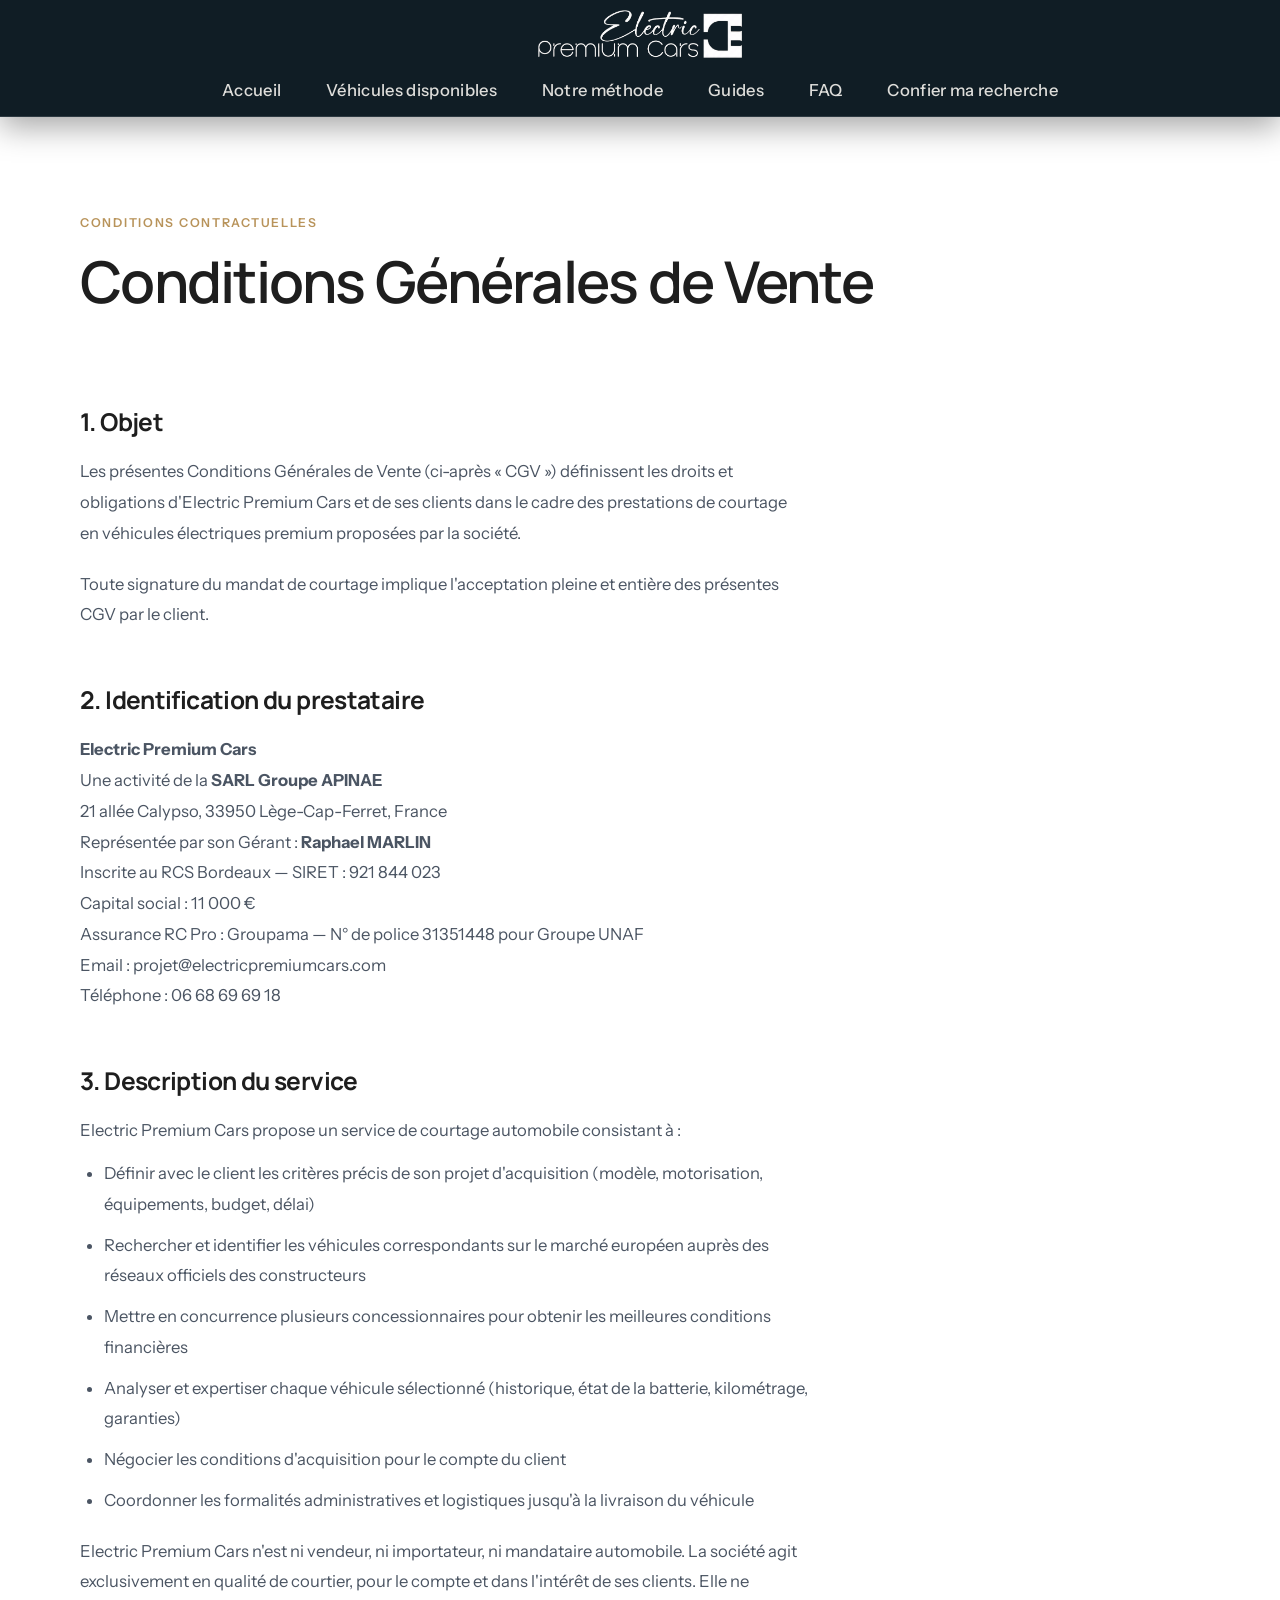
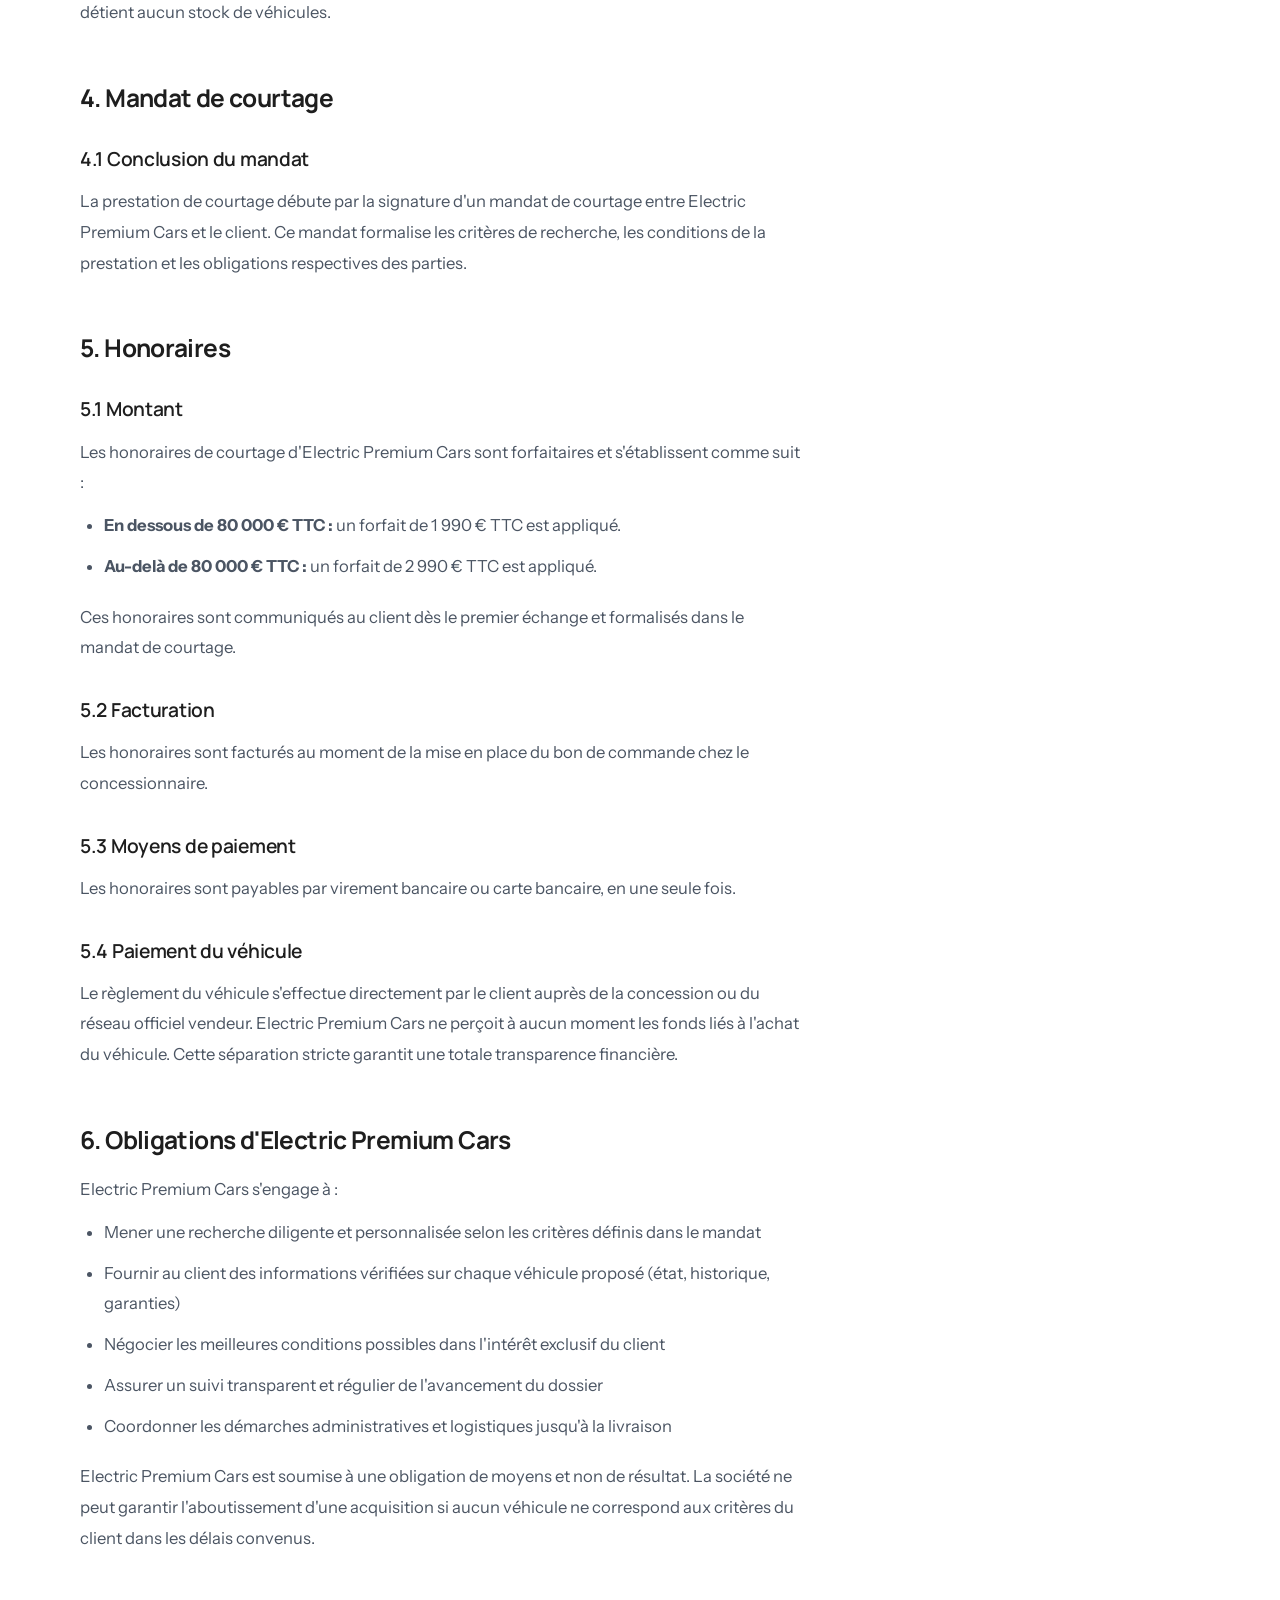
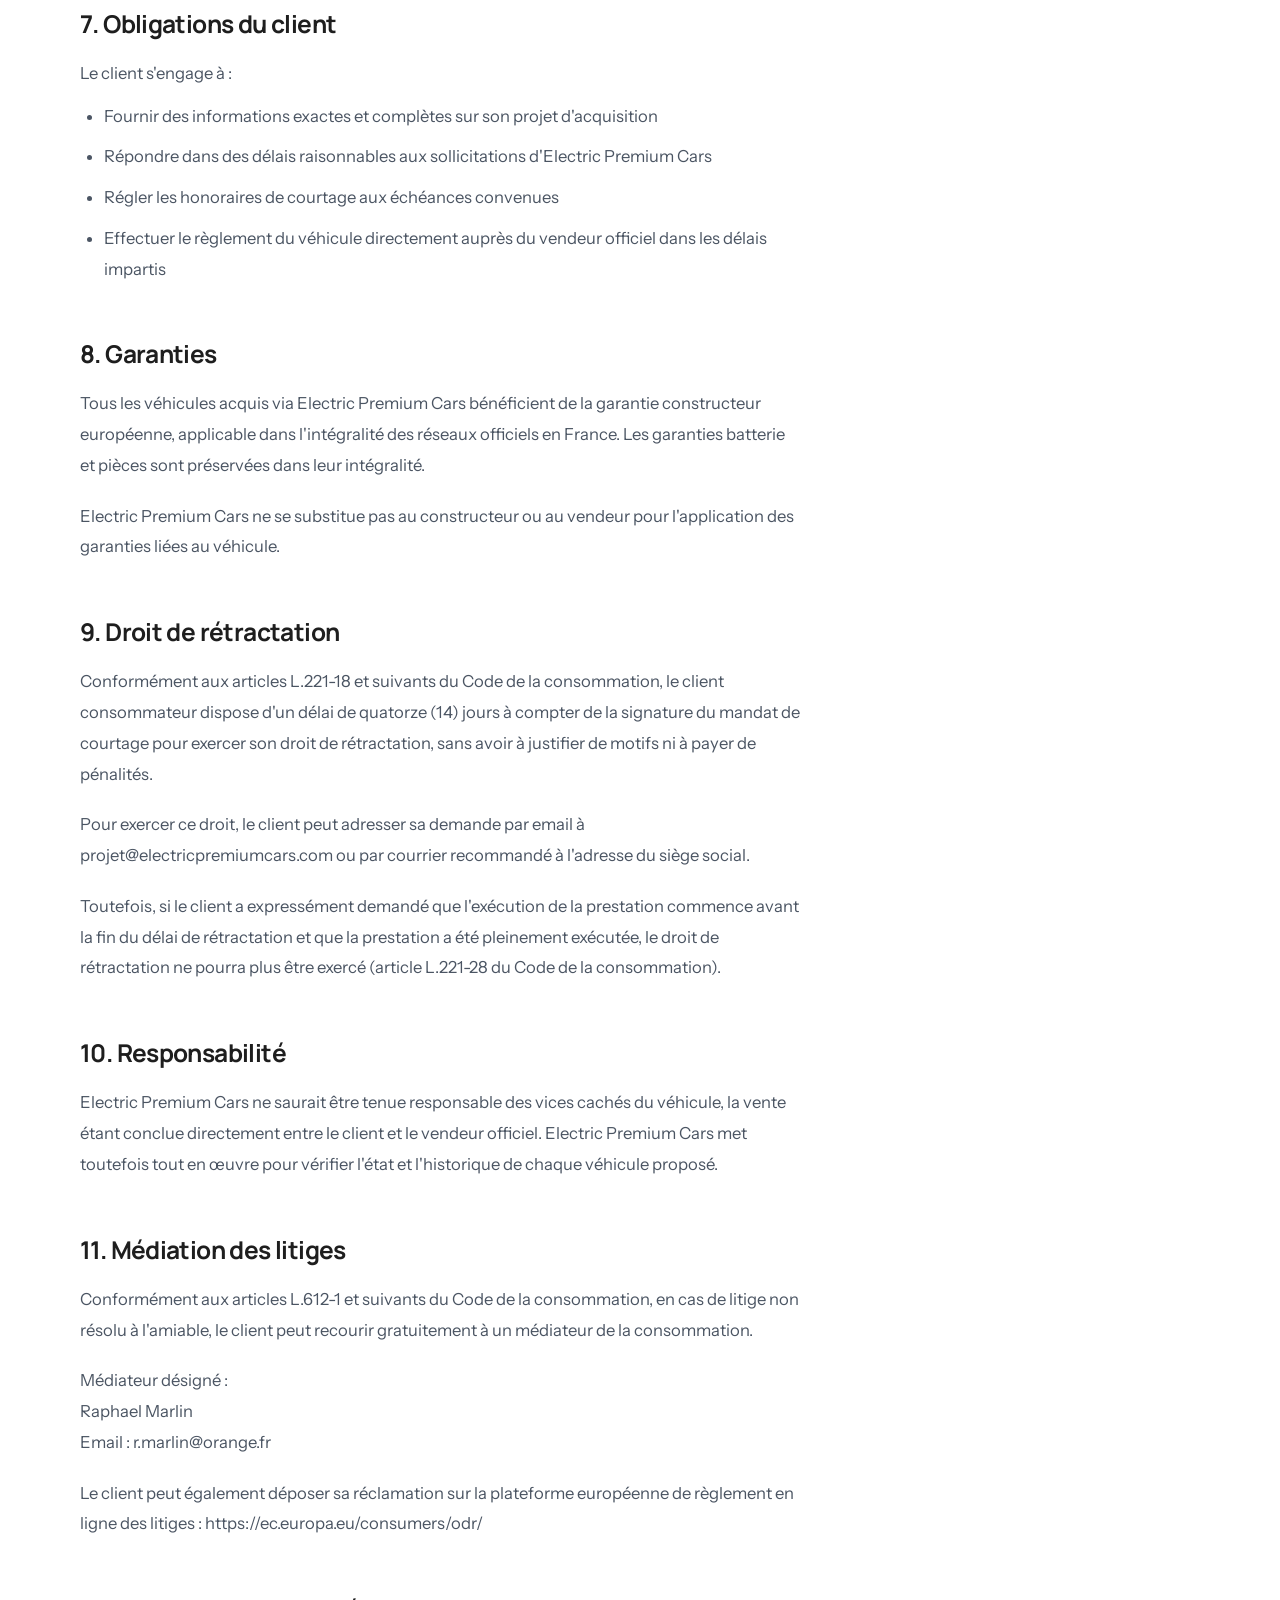
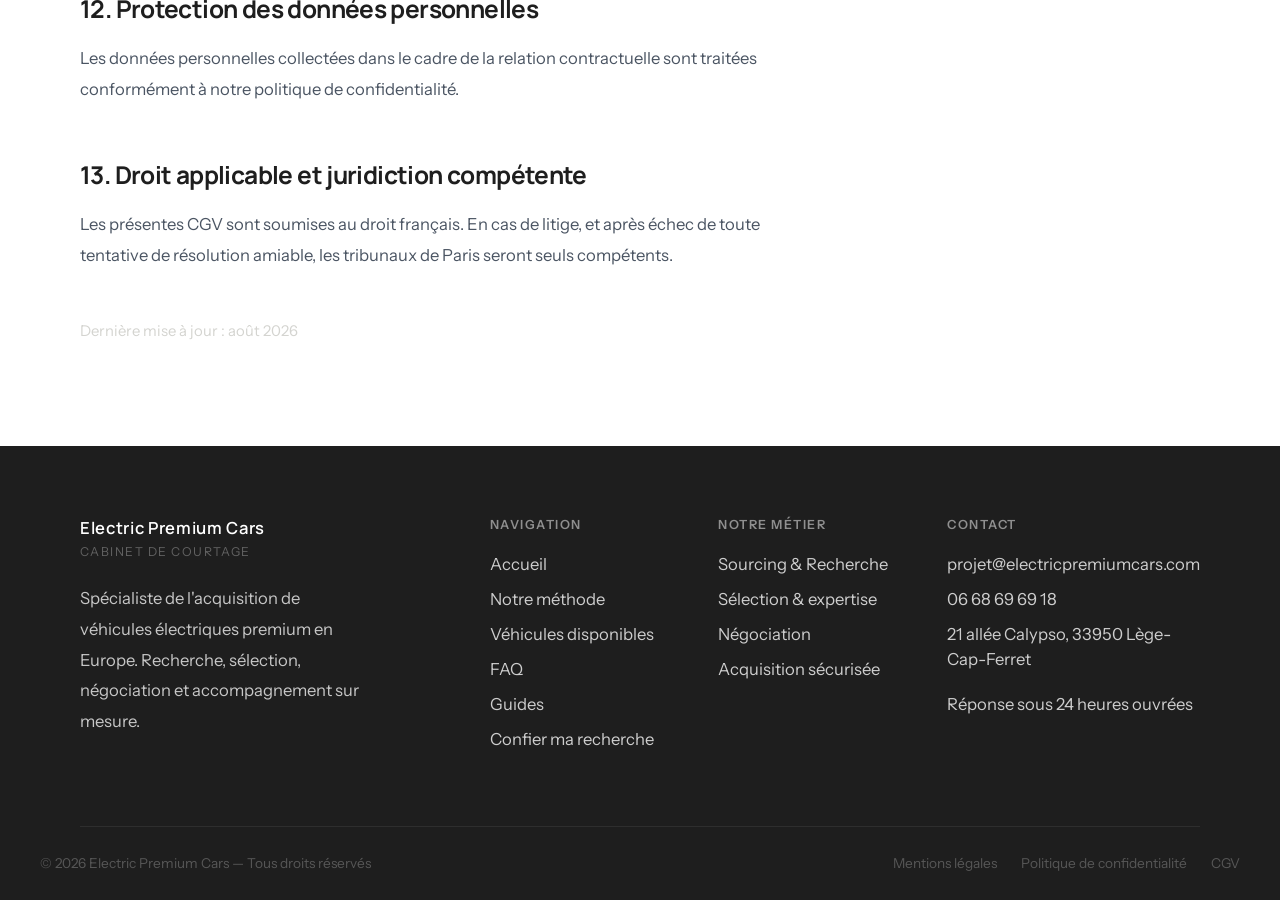
<file: cgv.html>
<!DOCTYPE html>
<html lang="fr">
<head>
<!-- Google Analytics -->
<script async src="https://www.googletagmanager.com/gtag/js?id=G-TN90XMGKD0"></script>
<script>
  window.dataLayer = window.dataLayer || [];
  function gtag(){dataLayer.push(arguments);}
  gtag('js', new Date());
  gtag('config', 'G-TN90XMGKD0');
</script>
<meta charset="UTF-8">
  <!-- Favicon -->
  <link rel="icon" type="image/x-icon" href="favicon.ico" />
  <link rel="icon" type="image/png" sizes="32x32" href="favicon-32.png" />
  <link rel="icon" type="image/png" sizes="16x16" href="favicon-16.png" />
  <link rel="icon" type="image/png" sizes="192x192" href="favicon-192.png" />
  <link rel="apple-touch-icon" sizes="180x180" href="apple-touch-icon.png" />
  <meta property="og:image" content="https://www.electricpremiumcars.fr/favicon-512.png" />
  <meta property="og:image:width" content="512" />
  <meta property="og:image:height" content="512" />
<meta name="viewport" content="width=device-width, initial-scale=1.0">
<title>Conditions Générales de Vente — Electric Premium Cars</title>
<meta name="description" content="Conditions générales de vente et de service du cabinet de courtage Electric Premium Cars." />
<meta name="robots" content="noindex, follow" />
<link rel="preconnect" href="https://fonts.googleapis.com" />
<link rel="preconnect" href="https://fonts.gstatic.com" crossorigin />
<link href="https://fonts.googleapis.com/css2?family=Manrope:wght@300;400;500;600;700&family=Instrument+Sans:wght@400;500;600&display=swap" rel="stylesheet" />
<link rel="stylesheet" href="style.css?v=5">
<style>
  .legal-hero {
    padding-top: calc(var(--nav-h) + 72px);
    padding-bottom: 40px;
  }
  .legal-content {
    padding-bottom: 100px;
  }
  .legal-content h2 {
    font-family: var(--font-head);
    font-size: 1.4rem;
    font-weight: 700;
    color: var(--anthracite);
    margin-top: 56px;
    margin-bottom: 20px;
  }
  .legal-content h3 {
    font-family: var(--font-head);
    font-size: 1.1rem;
    font-weight: 600;
    color: var(--anthracite);
    margin-top: 36px;
    margin-bottom: 16px;
  }
  .legal-content p,
  .legal-content li {
    font-family: var(--font-body);
    font-size: 0.95rem;
    line-height: 1.85;
    color: var(--grey-text);
    max-width: 720px;
  }
  .legal-content ul {
    list-style: disc;
    padding-left: 24px;
    margin-top: 12px;
    margin-bottom: 20px;
  }
  .legal-content li {
    margin-bottom: 10px;
  }
  .legal-content p + p {
    margin-top: 20px;
  }
  .legal-placeholder {
    background: #fff3cd;
    color: #856404;
    padding: 2px 6px;
    border-radius: 4px;
    font-weight: 600;
    font-size: 0.85rem;
  }
</style>
</head>
<body>

<nav class="nav" id="nav" role="navigation" aria-label="Navigation principale">
    <div class="nav__inner">
      <a href="index.html" class="nav__logo" aria-label="Electric Premium Cars — Accueil">
        <img src="logo-dark.png" alt="Electric Premium Cars" class="nav__logo-img nav__logo-dark" />
        <img src="logo-light.png" alt="Electric Premium Cars" class="nav__logo-img nav__logo-light" />
      </a>

      <ul class="nav__links" role="list">
        <li><a href="index.html">Accueil</a></li>
        <li><a href="vehicules-demandes.html">Véhicules disponibles</a></li>
        <li><a href="index.html#methode">Notre méthode</a></li>
        <li><a href="guides.html">Guides</a></li>
        <li><a href="faq.html">FAQ</a></li>
        <li><a href="confier-ma-recherche.html">Confier ma recherche</a></li>
      </ul>

      <button class="nav__burger" id="burger" aria-label="Ouvrir le menu" aria-expanded="false">
        <span></span><span></span><span></span>
      </button>
    </div>

    <div class="nav__mobile" id="mobileMenu" aria-hidden="true">
      <a href="index.html">Accueil</a>
      <a href="vehicules-demandes.html">Véhicules disponibles</a>
      <a href="index.html#methode">Notre méthode</a>
      <a href="guides.html">Guides</a>
      <a href="faq.html">FAQ</a>
      <a href="confier-ma-recherche.html">Confier ma recherche</a>
      <a href="confier-ma-recherche.html" class="btn btn--primary" style="margin-top:8px; text-align:center;">Confier ma recherche</a>
    </div>
  </nav>

<section class="legal-hero">
  <div class="container">
    <span class="label reveal">Conditions contractuelles</span>
    <h1 class="reveal reveal-delay-1">Conditions Générales de Vente</h1>
  </div>
</section>

<section class="legal-content">
  <div class="container">

    <h2>1. Objet</h2>
    <p>
      Les présentes Conditions Générales de Vente (ci-après « CGV ») définissent les droits et obligations d'Electric Premium Cars et de ses clients dans le cadre des prestations de courtage en véhicules électriques premium proposées par la société.
    </p>
    <p>
      Toute signature du mandat de courtage implique l'acceptation pleine et entière des présentes CGV par le client.
    </p>

    <h2>2. Identification du prestataire</h2>
    <p>
      <strong>Electric Premium Cars</strong><br>
      Une activité de la <strong>SARL Groupe APINAE</strong><br>
      21 allée Calypso, 33950 Lège-Cap-Ferret, France<br>
      Représentée par son Gérant : <strong>Raphael MARLIN</strong><br>
      Inscrite au RCS Bordeaux — SIRET : 921 844 023<br>
      Capital social : 11 000 €<br>
      Assurance RC Pro : Groupama — N° de police 31351448 pour Groupe UNAF<br>
      Email : <a href="mailto:projet@electricpremiumcars.com">projet@electricpremiumcars.com</a><br>
      Téléphone : <a href="tel:+33668696918">06 68 69 69 18</a>
    </p>

    <h2>3. Description du service</h2>
    <p>
      Electric Premium Cars propose un service de courtage automobile consistant à :
    </p>
    <ul>
      <li>Définir avec le client les critères précis de son projet d'acquisition (modèle, motorisation, équipements, budget, délai)</li>
      <li>Rechercher et identifier les véhicules correspondants sur le marché européen auprès des réseaux officiels des constructeurs</li>
      <li>Mettre en concurrence plusieurs concessionnaires pour obtenir les meilleures conditions financières</li>
      <li>Analyser et expertiser chaque véhicule sélectionné (historique, état de la batterie, kilométrage, garanties)</li>
      <li>Négocier les conditions d'acquisition pour le compte du client</li>
      <li>Coordonner les formalités administratives et logistiques jusqu'à la livraison du véhicule</li>
    </ul>
    <p>
      Electric Premium Cars n'est ni vendeur, ni importateur, ni mandataire automobile. La société agit exclusivement en qualité de courtier, pour le compte et dans l'intérêt de ses clients. Elle ne détient aucun stock de véhicules.
    </p>

    <h2>4. Mandat de courtage</h2>

    <h3>4.1 Conclusion du mandat</h3>
    <p>
      La prestation de courtage débute par la signature d'un mandat de courtage entre Electric Premium Cars et le client. Ce mandat formalise les critères de recherche, les conditions de la prestation et les obligations respectives des parties.
    </p>


    <h2>5. Honoraires</h2>

    <h3>5.1 Montant</h3>
    <p>
      Les honoraires de courtage d'Electric Premium Cars sont forfaitaires et s'établissent comme suit :
    </p>
    <ul>
      <li><strong>En dessous de 80 000 € TTC :</strong> un forfait de 1 990 € TTC est appliqué.</li>
      <li><strong>Au-delà de 80 000 € TTC :</strong> un forfait de 2 990 € TTC est appliqué.</li>
    </ul>
    <p>
      Ces honoraires sont communiqués au client dès le premier échange et formalisés dans le mandat de courtage.
    </p>

    <h3>5.2 Facturation</h3>
    <p>
      Les honoraires sont facturés au moment de la mise en place du bon de commande chez le concessionnaire.
    </p>

    <h3>5.3 Moyens de paiement</h3>
    <p>
      Les honoraires sont payables par virement bancaire ou carte bancaire, en une seule fois.
    </p>

    <h3>5.4 Paiement du véhicule</h3>
    <p>
      Le règlement du véhicule s'effectue directement par le client auprès de la concession ou du réseau officiel vendeur. Electric Premium Cars ne perçoit à aucun moment les fonds liés à l'achat du véhicule. Cette séparation stricte garantit une totale transparence financière.
    </p>

    <h2>6. Obligations d'Electric Premium Cars</h2>
    <p>
      Electric Premium Cars s'engage à :
    </p>
    <ul>
      <li>Mener une recherche diligente et personnalisée selon les critères définis dans le mandat</li>
      <li>Fournir au client des informations vérifiées sur chaque véhicule proposé (état, historique, garanties)</li>
      <li>Négocier les meilleures conditions possibles dans l'intérêt exclusif du client</li>
      <li>Assurer un suivi transparent et régulier de l'avancement du dossier</li>
      <li>Coordonner les démarches administratives et logistiques jusqu'à la livraison</li>
    </ul>
    <p>
      Electric Premium Cars est soumise à une obligation de moyens et non de résultat. La société ne peut garantir l'aboutissement d'une acquisition si aucun véhicule ne correspond aux critères du client dans les délais convenus.
    </p>

    <h2>7. Obligations du client</h2>
    <p>
      Le client s'engage à :
    </p>
    <ul>
      <li>Fournir des informations exactes et complètes sur son projet d'acquisition</li>
      <li>Répondre dans des délais raisonnables aux sollicitations d'Electric Premium Cars</li>
      <li>Régler les honoraires de courtage aux échéances convenues</li>
      <li>Effectuer le règlement du véhicule directement auprès du vendeur officiel dans les délais impartis</li>
    </ul>

    <h2>8. Garanties</h2>
    <p>
      Tous les véhicules acquis via Electric Premium Cars bénéficient de la garantie constructeur européenne, applicable dans l'intégralité des réseaux officiels en France. Les garanties batterie et pièces sont préservées dans leur intégralité.
    </p>
    <p>
      Electric Premium Cars ne se substitue pas au constructeur ou au vendeur pour l'application des garanties liées au véhicule.
    </p>

    <h2>9. Droit de rétractation</h2>
    <p>
      Conformément aux articles L.221-18 et suivants du Code de la consommation, le client consommateur dispose d'un délai de quatorze (14) jours à compter de la signature du mandat de courtage pour exercer son droit de rétractation, sans avoir à justifier de motifs ni à payer de pénalités.
    </p>
    <p>
      Pour exercer ce droit, le client peut adresser sa demande par email à <a href="mailto:projet@electricpremiumcars.com">projet@electricpremiumcars.com</a> ou par courrier recommandé à l'adresse du siège social.
    </p>
    <p>
      Toutefois, si le client a expressément demandé que l'exécution de la prestation commence avant la fin du délai de rétractation et que la prestation a été pleinement exécutée, le droit de rétractation ne pourra plus être exercé (article L.221-28 du Code de la consommation).
    </p>

    <h2>10. Responsabilité</h2>
    <p>
      Electric Premium Cars ne saurait être tenue responsable des vices cachés du véhicule, la vente étant conclue directement entre le client et le vendeur officiel. Electric Premium Cars met toutefois tout en œuvre pour vérifier l'état et l'historique de chaque véhicule proposé.
    </p>

    <h2>11. Médiation des litiges</h2>
    <p>
      Conformément aux articles L.612-1 et suivants du Code de la consommation, en cas de litige non résolu à l'amiable, le client peut recourir gratuitement à un médiateur de la consommation.
    </p>
    <p>
      Médiateur désigné :<br>
      Raphael Marlin<br>
      Email : <a href="mailto:r.marlin@orange.fr">r.marlin@orange.fr</a>
    </p>
    <p>
      Le client peut également déposer sa réclamation sur la plateforme européenne de règlement en ligne des litiges : <a href="https://ec.europa.eu/consumers/odr/" target="_blank" rel="noopener">https://ec.europa.eu/consumers/odr/</a>
    </p>

    <h2>12. Protection des données personnelles</h2>
    <p>
      Les données personnelles collectées dans le cadre de la relation contractuelle sont traitées conformément à notre <a href="politique-de-confidentialite.html">politique de confidentialité</a>.
    </p>

    <h2>13. Droit applicable et juridiction compétente</h2>
    <p>
      Les présentes CGV sont soumises au droit français. En cas de litige, et après échec de toute tentative de résolution amiable, les tribunaux de Paris seront seuls compétents.
    </p>

    <p style="margin-top: 48px; font-size: 0.85rem; color: var(--grey-mid);">
      Dernière mise à jour : août 2026
    </p>

  </div>
</section>

<footer class="footer" role="contentinfo">
    <div class="container">
      <div class="footer__inner">

        <div class="footer__brand">
          <h3>Electric Premium Cars</h3>
          <span class="footer__brand-sub">Cabinet de courtage</span>
          <p>Spécialiste de l'acquisition de véhicules électriques premium en Europe. Recherche, sélection, négociation et accompagnement sur mesure.</p>
        </div>

        <div class="footer__col">
          <h4>Navigation</h4>
          <a href="index.html">Accueil</a>
          <a href="index.html#methode">Notre méthode</a>
          <a href="vehicules-demandes.html">Véhicules disponibles</a>
          <a href="faq.html">FAQ</a>
          <a href="guides.html">Guides</a>
          <a href="confier-ma-recherche.html">Confier ma recherche</a>
        </div>

        <div class="footer__col">
          <h4>Notre métier</h4>
          <a href="index.html#methode">Sourcing & Recherche</a>
          <a href="index.html#methode">Sélection &amp; expertise</a>
          <a href="index.html#methode">Négociation</a>
          <a href="index.html#methode">Acquisition sécurisée</a>
        </div>

        <div class="footer__col">
          <h4>Contact</h4>
          <a href="mailto:projet@electricpremiumcars.com">projet@electricpremiumcars.com</a>
          <a href="tel:+33668696918">06 68 69 69 18</a>
          <p>21 allée Calypso, 33950 Lège-Cap-Ferret</p>
          <p>Réponse sous 24 heures ouvrées</p>
        </div>

      </div>
    </div>

    <div class="footer__bottom">
      <p>© 2026 Electric Premium Cars — Tous droits réservés</p>
      <div class="footer__bottom-links">
        <a href="mentions-legales.html">Mentions légales</a>
        <a href="politique-de-confidentialite.html">Politique de confidentialité</a>
        <a href="cgv.html">CGV</a>
      </div>
    </div>
  </footer>

<script src="main.js"></script>
</body>
</html>
</file>
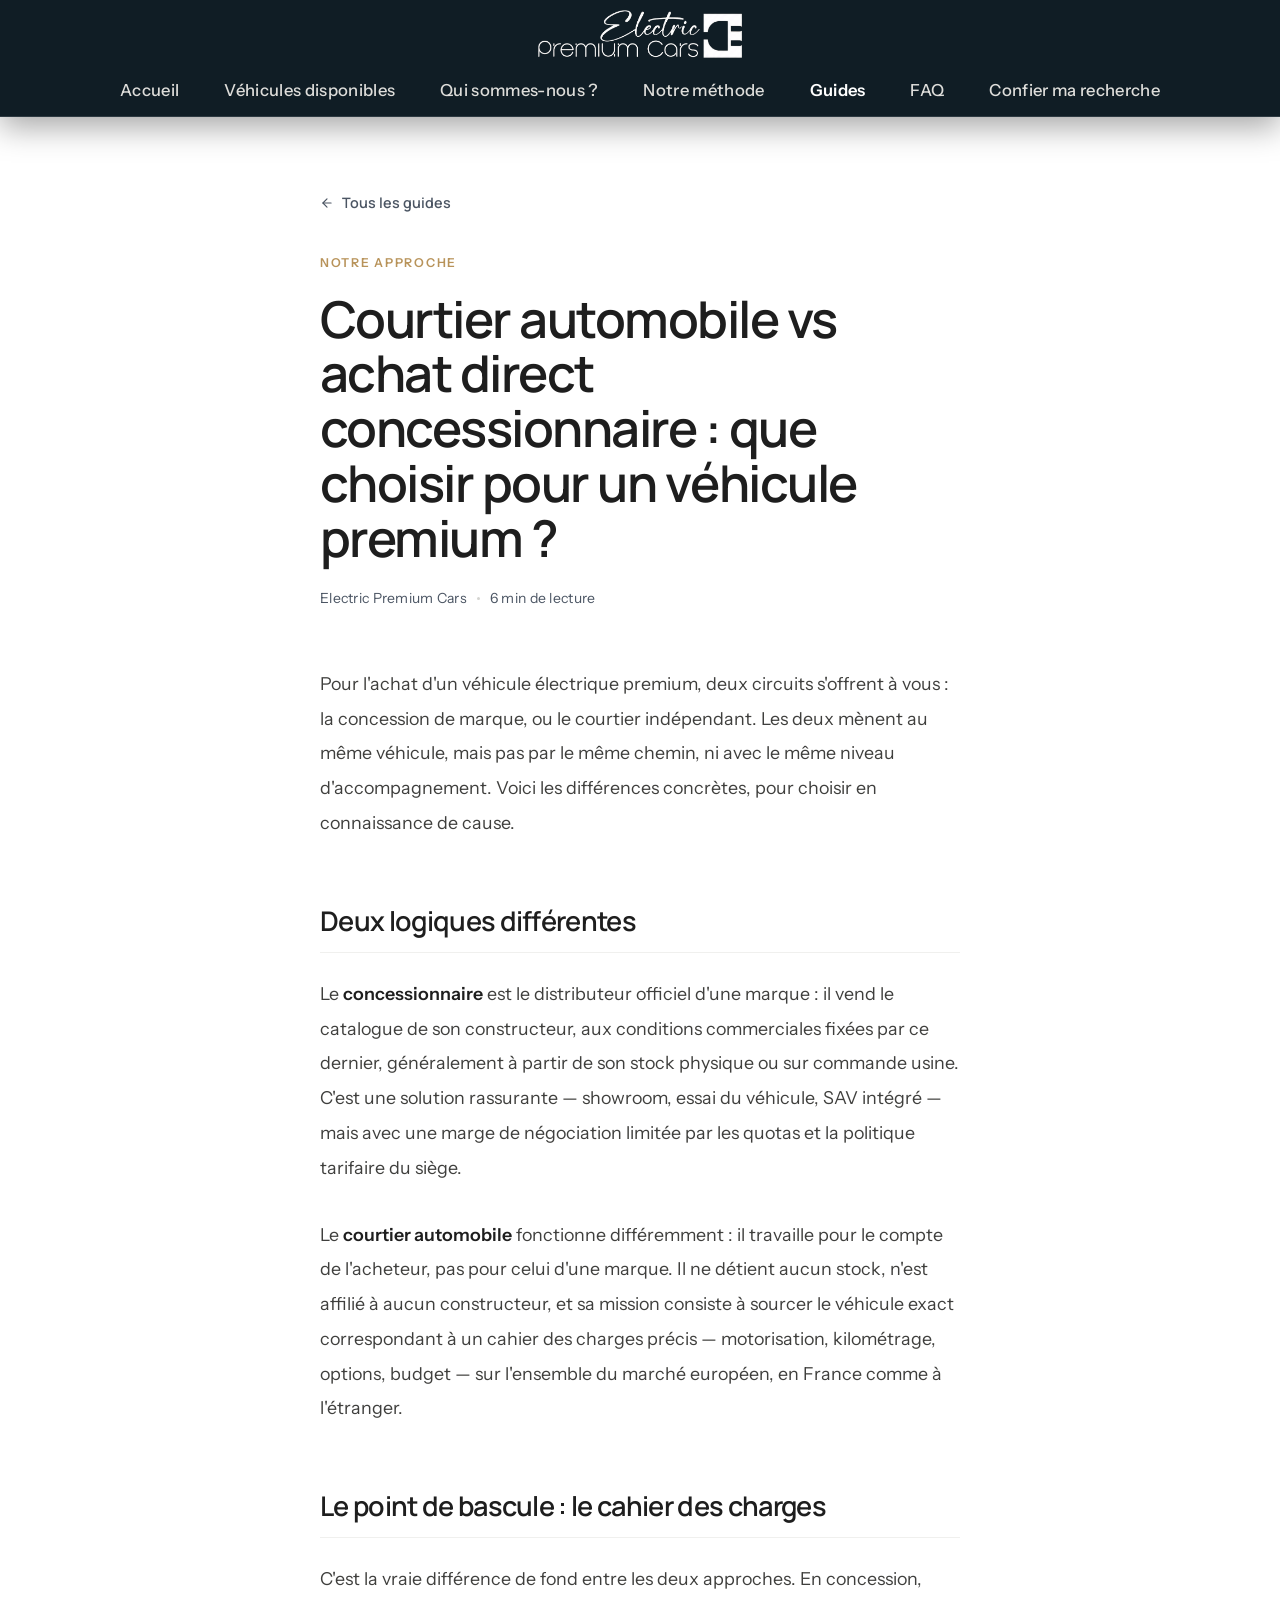
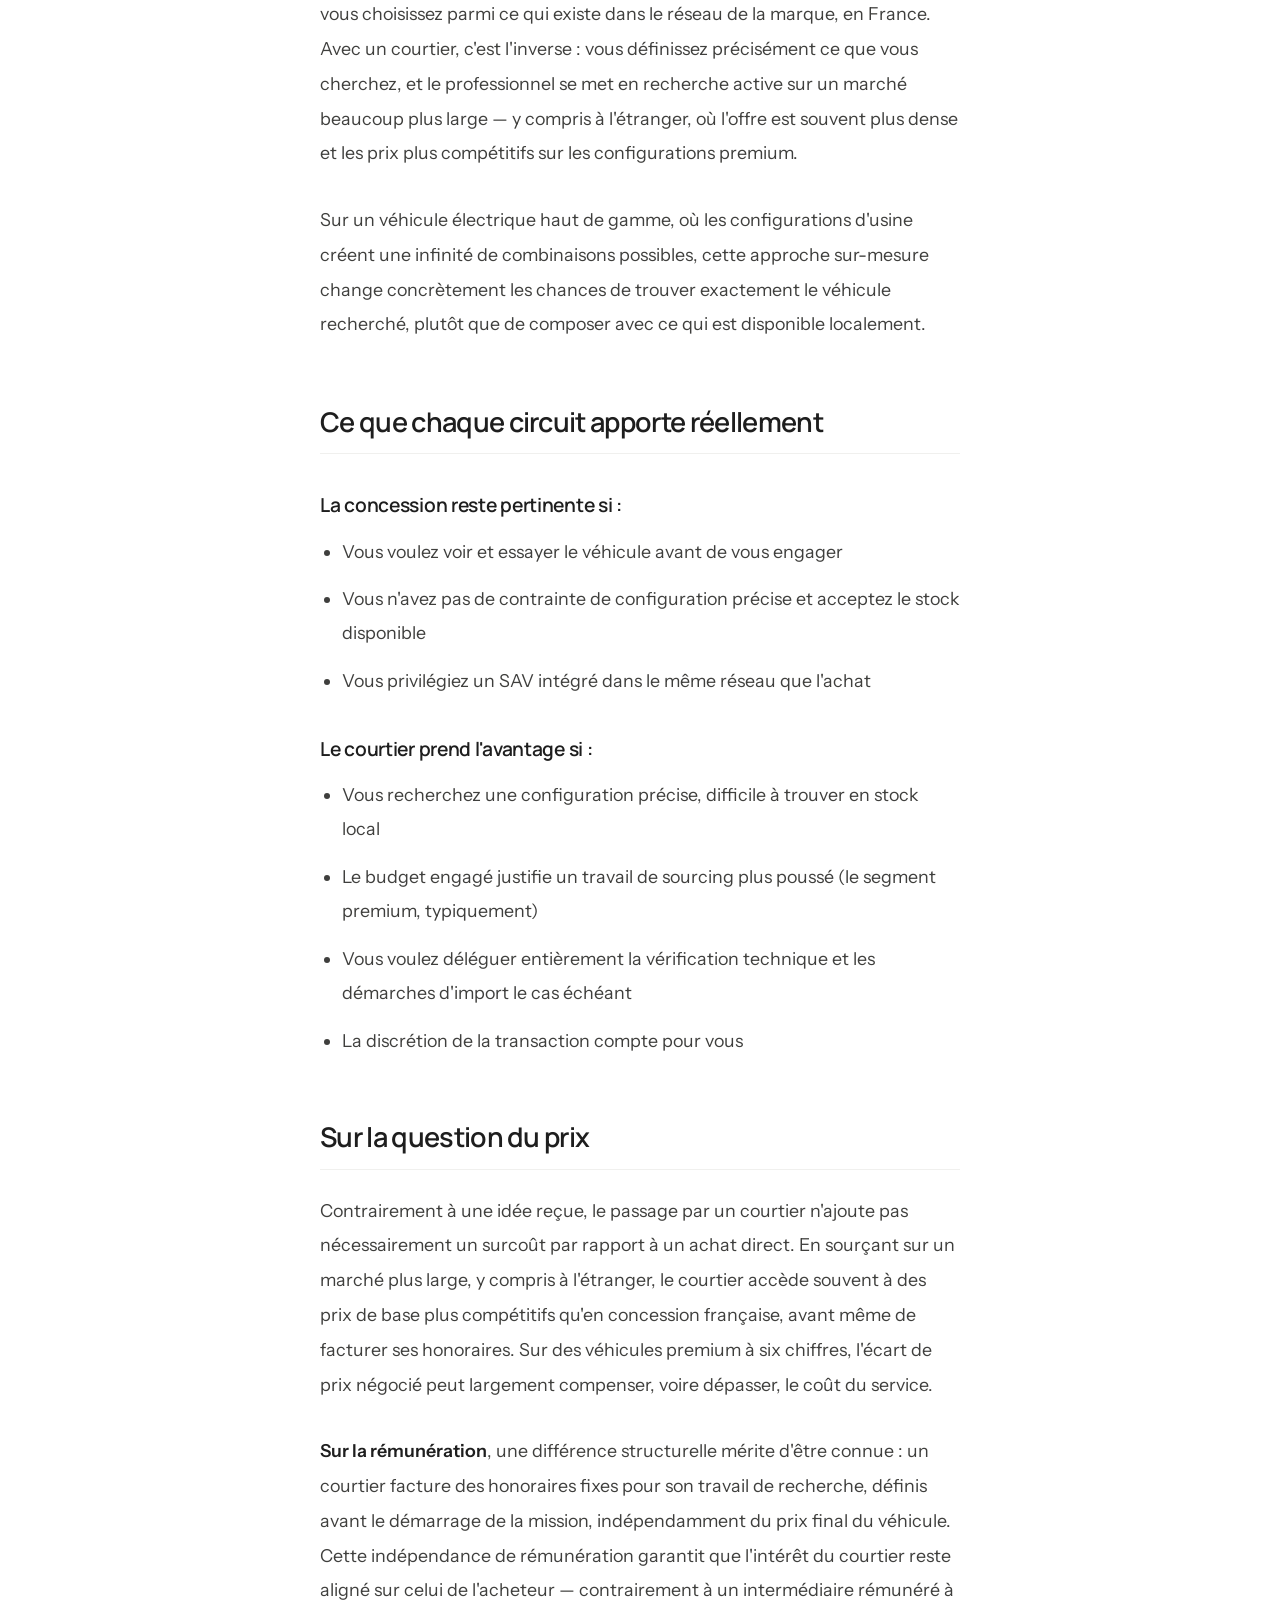
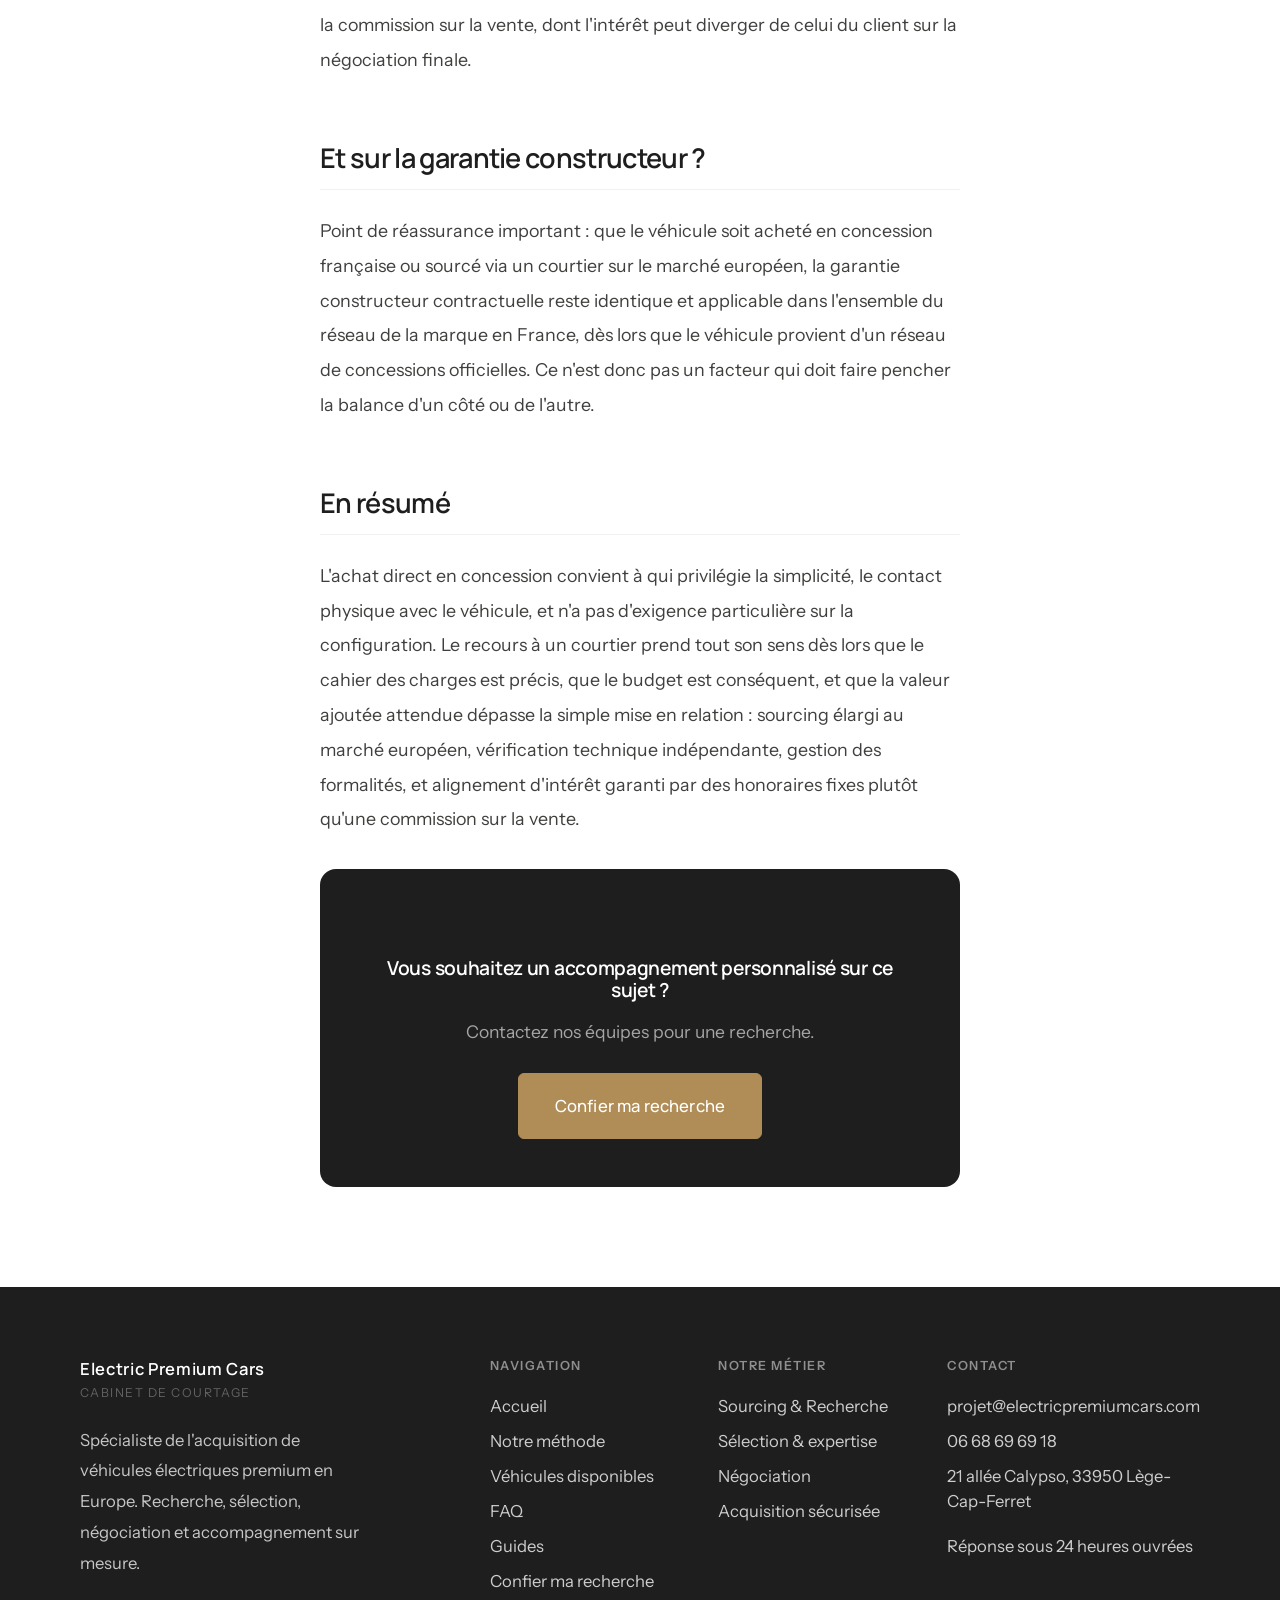
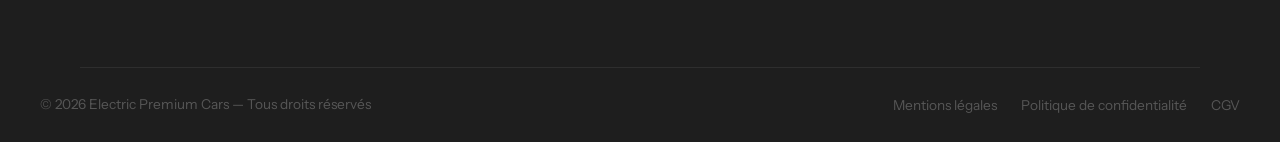
<file: courtier-vs-achat-direct.html>
<!DOCTYPE html>
<html lang="fr">
<head>
<!-- Google Analytics -->
<script async src="https://www.googletagmanager.com/gtag/js?id=G-TN90XMGKD0"></script>
<script>
  window.dataLayer = window.dataLayer || [];
  function gtag(){dataLayer.push(arguments);}
  gtag('js', new Date());
  gtag('config', 'G-TN90XMGKD0');
</script>
<meta charset="UTF-8">
  <!-- Favicon -->
  <link rel="icon" type="image/x-icon" href="favicon.ico" />
  <link rel="icon" type="image/png" sizes="32x32" href="favicon-32.png" />
  <link rel="icon" type="image/png" sizes="16x16" href="favicon-16.png" />
  <link rel="icon" type="image/png" sizes="192x192" href="favicon-192.png" />
  <link rel="apple-touch-icon" sizes="180x180" href="apple-touch-icon.png" />
  <meta property="og:image" content="https://www.electricpremiumcars.fr/favicon-512.png" />
  <meta property="og:image:width" content="512" />
  <meta property="og:image:height" content="512" />
<meta name="viewport" content="width=device-width, initial-scale=1.0">
<title>Courtier automobile vs achat direct concessionnaire — Electric Premium Cars</title>
<meta name="description" content="Concession ou courtier automobile : quelles différences pour l'achat d'un véhicule électrique premium, et lequel choisir.">
<link rel="stylesheet" href="style.css?v=5">
<style>
  /* ─── ARTICLE — composants spécifiques, construits avec les tokens existants ─── */

  .article-back {
    padding-top: calc(var(--nav-h) + 48px);
  }

  .article-back__inner {
    max-width: 720px;
    margin: 0 auto;
    padding: 0 40px;
  }

  .article-back a {
    display: inline-flex;
    align-items: center;
    gap: 8px;
    font-family: var(--font-head);
    font-size: 0.82rem;
    font-weight: 600;
    color: var(--grey-text);
    transition: color 0.2s var(--ease);
  }

  .article-back a:hover { color: var(--blue-elec); }

  .article-hero {
    padding: 32px 0 56px;
  }

  .article-hero__inner {
    max-width: 720px;
    margin: 0 auto;
    padding: 0 40px;
  }

  .article-hero h1 {
    font-size: clamp(2rem, 4vw, 2.9rem);
    margin: 18px 0 20px;
  }

  .article-meta {
    display: flex;
    align-items: center;
    gap: 10px;
    font-family: var(--font-body);
    font-size: 0.8rem;
    color: var(--grey-text);
    letter-spacing: 0.02em;
  }

  .article-meta__dot {
    width: 3px;
    height: 3px;
    border-radius: 50%;
    background: var(--grey-mid);
  }

  .article-body {
    max-width: 720px;
    margin: 0 auto;
    padding: 0 40px 100px;
  }

  .article-body p {
    color: #3f3f3d;
    font-size: 1.02rem;
    line-height: 1.95;
    margin-bottom: 32px;
  }

  .article-body h2 {
    font-size: 1.55rem;
    margin: 64px 0 24px;
    padding-bottom: 16px;
    border-bottom: 1px solid var(--grey-light);
  }

  .article-body h3 {
    font-size: 1.1rem;
    margin: 40px 0 18px;
  }

  .article-body ul, .article-body ol {
    margin: 0 0 32px;
    padding-left: 22px;
  }

  .article-body ul { list-style: disc; }
  .article-body ol { list-style: decimal; }

  .article-body li {
    color: #3f3f3d;
    font-size: 1.02rem;
    line-height: 1.9;
    margin-bottom: 14px;
  }

  .article-body strong {
    color: var(--anthracite);
    font-weight: 600;
  }

  .article-body table {
    width: 100%;
    border-collapse: collapse;
    margin: 8px 0 32px;
    font-size: 0.9rem;
  }

  .article-body th {
    text-align: left;
    font-family: var(--font-head);
    font-weight: 600;
    font-size: 0.78rem;
    letter-spacing: 0.04em;
    text-transform: uppercase;
    color: var(--grey-text);
    padding: 12px 16px;
    border-bottom: 1px solid var(--grey-mid);
  }

  .article-body td {
    padding: 14px 16px;
    border-bottom: 1px solid var(--grey-light);
    color: var(--anthracite);
  }

  .article-body em {
    color: var(--grey-text);
    font-style: normal;
    font-size: 0.9rem;
  }

  .article-cta {
    background: var(--anthracite);
    border-radius: var(--radius-lg);
    padding: 48px 44px;
    margin-top: 24px;
    text-align: center;
  }

  .article-cta p {
    color: rgba(255,255,255,0.6);
    font-size: 1rem;
    margin-bottom: 24px;
  }

  @media (max-width: 640px) {
    .article-back__inner, .article-hero__inner, .article-body { padding-left: 24px; padding-right: 24px; }
    .article-cta { padding: 36px 24px; }
  }
</style>
</head>
<body>

<nav class="nav" id="nav" role="navigation" aria-label="Navigation principale">
    <div class="nav__inner">
      <a href="index.html" class="nav__logo" aria-label="Electric Premium Cars — Accueil">
        <img src="logo-dark.png" alt="Electric Premium Cars" class="nav__logo-img nav__logo-dark" />
        <img src="logo-light.png" alt="Electric Premium Cars" class="nav__logo-img nav__logo-light" />
      </a>

      <ul class="nav__links" role="list">
        <li><a href="index.html">Accueil</a></li>
        <li><a href="vehicules-demandes.html">Véhicules disponibles</a></li>
        <li><a href="index.html#qui-sommes-nous">Qui sommes-nous ?</a></li>
        <li><a href="index.html#methode">Notre méthode</a></li>
        <li><a href="guides.html" class="active" aria-current="page">Guides</a></li>
        <li><a href="faq.html">FAQ</a></li>
        <li><a href="confier-ma-recherche.html">Confier ma recherche</a></li>
      </ul>

      <button class="nav__burger" id="burger" aria-label="Ouvrir le menu" aria-expanded="false">
        <span></span><span></span><span></span>
      </button>
    </div>

    <div class="nav__mobile" id="mobileMenu" aria-hidden="true">
      <a href="index.html">Accueil</a>
      <a href="vehicules-demandes.html">Véhicules disponibles</a>
      <a href="index.html#qui-sommes-nous">Qui sommes-nous ?</a>
      <a href="index.html#methode">Notre méthode</a>
      <a href="guides.html">Guides</a>
      <a href="faq.html">FAQ</a>
      <a href="confier-ma-recherche.html">Confier ma recherche</a>
      <a href="confier-ma-recherche.html" class="btn btn--primary" style="margin-top:8px; text-align:center;">Confier ma recherche</a>
    </div>
  </nav>

<div class="article-back">
  <div class="article-back__inner">
    <a href="guides.html"><svg width="14" height="14" viewBox="0 0 24 24" fill="none" stroke="currentColor" stroke-width="2" stroke-linecap="round" stroke-linejoin="round"><line x1="19" y1="12" x2="5" y2="12"></line><polyline points="12 19 5 12 12 5"></polyline></svg> Tous les guides</a>
  </div>
</div>

<section class="article-hero">
  <div class="article-hero__inner">
    <span class="label">Notre approche</span>
    <h1>Courtier automobile vs achat direct concessionnaire : que choisir pour un véhicule premium ?</h1>
    <div class="article-meta">
      <span>Electric Premium Cars</span>
      <span class="article-meta__dot"></span>
      <span>6 min de lecture</span>
    </div>
  </div>
</section>

<article class="article-body">

  <p>Pour l'achat d'un véhicule électrique premium, deux circuits s'offrent à vous : la concession de marque, ou le courtier indépendant. Les deux mènent au même véhicule, mais pas par le même chemin, ni avec le même niveau d'accompagnement. Voici les différences concrètes, pour choisir en connaissance de cause.</p>

  <h2>Deux logiques différentes</h2>
  <p>Le <strong>concessionnaire</strong> est le distributeur officiel d'une marque : il vend le catalogue de son constructeur, aux conditions commerciales fixées par ce dernier, généralement à partir de son stock physique ou sur commande usine. C'est une solution rassurante — showroom, essai du véhicule, SAV intégré — mais avec une marge de négociation limitée par les quotas et la politique tarifaire du siège.</p>
  <p>Le <strong>courtier automobile</strong> fonctionne différemment : il travaille pour le compte de l'acheteur, pas pour celui d'une marque. Il ne détient aucun stock, n'est affilié à aucun constructeur, et sa mission consiste à sourcer le véhicule exact correspondant à un cahier des charges précis — motorisation, kilométrage, options, budget — sur l'ensemble du marché européen, en France comme à l'étranger.</p>

  <h2>Le point de bascule : le cahier des charges</h2>
  <p>C'est la vraie différence de fond entre les deux approches. En concession, vous choisissez parmi ce qui existe dans le réseau de la marque, en France. Avec un courtier, c'est l'inverse : vous définissez précisément ce que vous cherchez, et le professionnel se met en recherche active sur un marché beaucoup plus large — y compris à l'étranger, où l'offre est souvent plus dense et les prix plus compétitifs sur les configurations premium.</p>
  <p>Sur un véhicule électrique haut de gamme, où les configurations d'usine créent une infinité de combinaisons possibles, cette approche sur-mesure change concrètement les chances de trouver exactement le véhicule recherché, plutôt que de composer avec ce qui est disponible localement.</p>

  <h2>Ce que chaque circuit apporte réellement</h2>
  <h3>La concession reste pertinente si :</h3>
  <ul>
    <li>Vous voulez voir et essayer le véhicule avant de vous engager</li>
    <li>Vous n'avez pas de contrainte de configuration précise et acceptez le stock disponible</li>
    <li>Vous privilégiez un SAV intégré dans le même réseau que l'achat</li>
  </ul>
  <h3>Le courtier prend l'avantage si :</h3>
  <ul>
    <li>Vous recherchez une configuration précise, difficile à trouver en stock local</li>
    <li>Le budget engagé justifie un travail de sourcing plus poussé (le segment premium, typiquement)</li>
    <li>Vous voulez déléguer entièrement la vérification technique et les démarches d'import le cas échéant</li>
    <li>La discrétion de la transaction compte pour vous</li>
  </ul>

  <h2>Sur la question du prix</h2>
  <p>Contrairement à une idée reçue, le passage par un courtier n'ajoute pas nécessairement un surcoût par rapport à un achat direct. En sourçant sur un marché plus large, y compris à l'étranger, le courtier accède souvent à des prix de base plus compétitifs qu'en concession française, avant même de facturer ses honoraires. Sur des véhicules premium à six chiffres, l'écart de prix négocié peut largement compenser, voire dépasser, le coût du service.</p>
  <p><strong>Sur la rémunération</strong>, une différence structurelle mérite d'être connue : un courtier facture des honoraires fixes pour son travail de recherche, définis avant le démarrage de la mission, indépendamment du prix final du véhicule. Cette indépendance de rémunération garantit que l'intérêt du courtier reste aligné sur celui de l'acheteur — contrairement à un intermédiaire rémunéré à la commission sur la vente, dont l'intérêt peut diverger de celui du client sur la négociation finale.</p>

  <h2>Et sur la garantie constructeur ?</h2>
  <p>Point de réassurance important : que le véhicule soit acheté en concession française ou sourcé via un courtier sur le marché européen, la garantie constructeur contractuelle reste identique et applicable dans l'ensemble du réseau de la marque en France, dès lors que le véhicule provient d'un réseau de concessions officielles. Ce n'est donc pas un facteur qui doit faire pencher la balance d'un côté ou de l'autre.</p>

  <h2>En résumé</h2>
  <p>L'achat direct en concession convient à qui privilégie la simplicité, le contact physique avec le véhicule, et n'a pas d'exigence particulière sur la configuration. Le recours à un courtier prend tout son sens dès lors que le cahier des charges est précis, que le budget est conséquent, et que la valeur ajoutée attendue dépasse la simple mise en relation : sourcing élargi au marché européen, vérification technique indépendante, gestion des formalités, et alignement d'intérêt garanti par des honoraires fixes plutôt qu'une commission sur la vente.</p>


  <div class="article-cta">
    <h3 style="color:var(--white); margin-bottom:14px;">Vous souhaitez un accompagnement personnalisé sur ce sujet ?</h3>
    <p>Contactez nos équipes pour une recherche.</p>
    <a href="confier-ma-recherche.html" class="btn btn--blue btn--lg">Confier ma recherche</a>
  </div>
</article>


<footer class="footer" role="contentinfo">
    <div class="container">
      <div class="footer__inner">

        <div class="footer__brand">
          <h3>Electric Premium Cars</h3>
          <span class="footer__brand-sub">Cabinet de courtage</span>
          <p>Spécialiste de l'acquisition de véhicules électriques premium en Europe. Recherche, sélection, négociation et accompagnement sur mesure.</p>
        </div>

        <div class="footer__col">
          <h4>Navigation</h4>
          <a href="index.html">Accueil</a>
          <a href="index.html#methode">Notre méthode</a>
          <a href="vehicules-demandes.html">Véhicules disponibles</a>
          <a href="faq.html">FAQ</a>
          <a href="guides.html">Guides</a>
          <a href="confier-ma-recherche.html">Confier ma recherche</a>
        </div>

        <div class="footer__col">
          <h4>Notre métier</h4>
          <a href="index.html#methode">Sourcing & Recherche</a>
          <a href="index.html#methode">Sélection & expertise</a>
          <a href="index.html#methode">Négociation</a>
          <a href="index.html#methode">Acquisition sécurisée</a>
        </div>

        <div class="footer__col">
          <h4>Contact</h4>
          <a href="mailto:projet@electricpremiumcars.com">projet@electricpremiumcars.com</a>
          <a href="tel:+33668696918">06 68 69 69 18</a>
          <p>21 allée Calypso, 33950 Lège-Cap-Ferret</p>
          <p>Réponse sous 24 heures ouvrées</p>
        </div>

      </div>
    </div>

    <div class="footer__bottom">
      <p>© 2026 Electric Premium Cars — Tous droits réservés</p>
      <div class="footer__bottom-links">
        <a href="mentions-legales.html">Mentions légales</a>
        <a href="politique-de-confidentialite.html">Politique de confidentialité</a>
        <a href="cgv.html">CGV</a>
      </div>
    </div>
  </footer>




  <script src="main.js"></script>
</body>
</html>
</file>
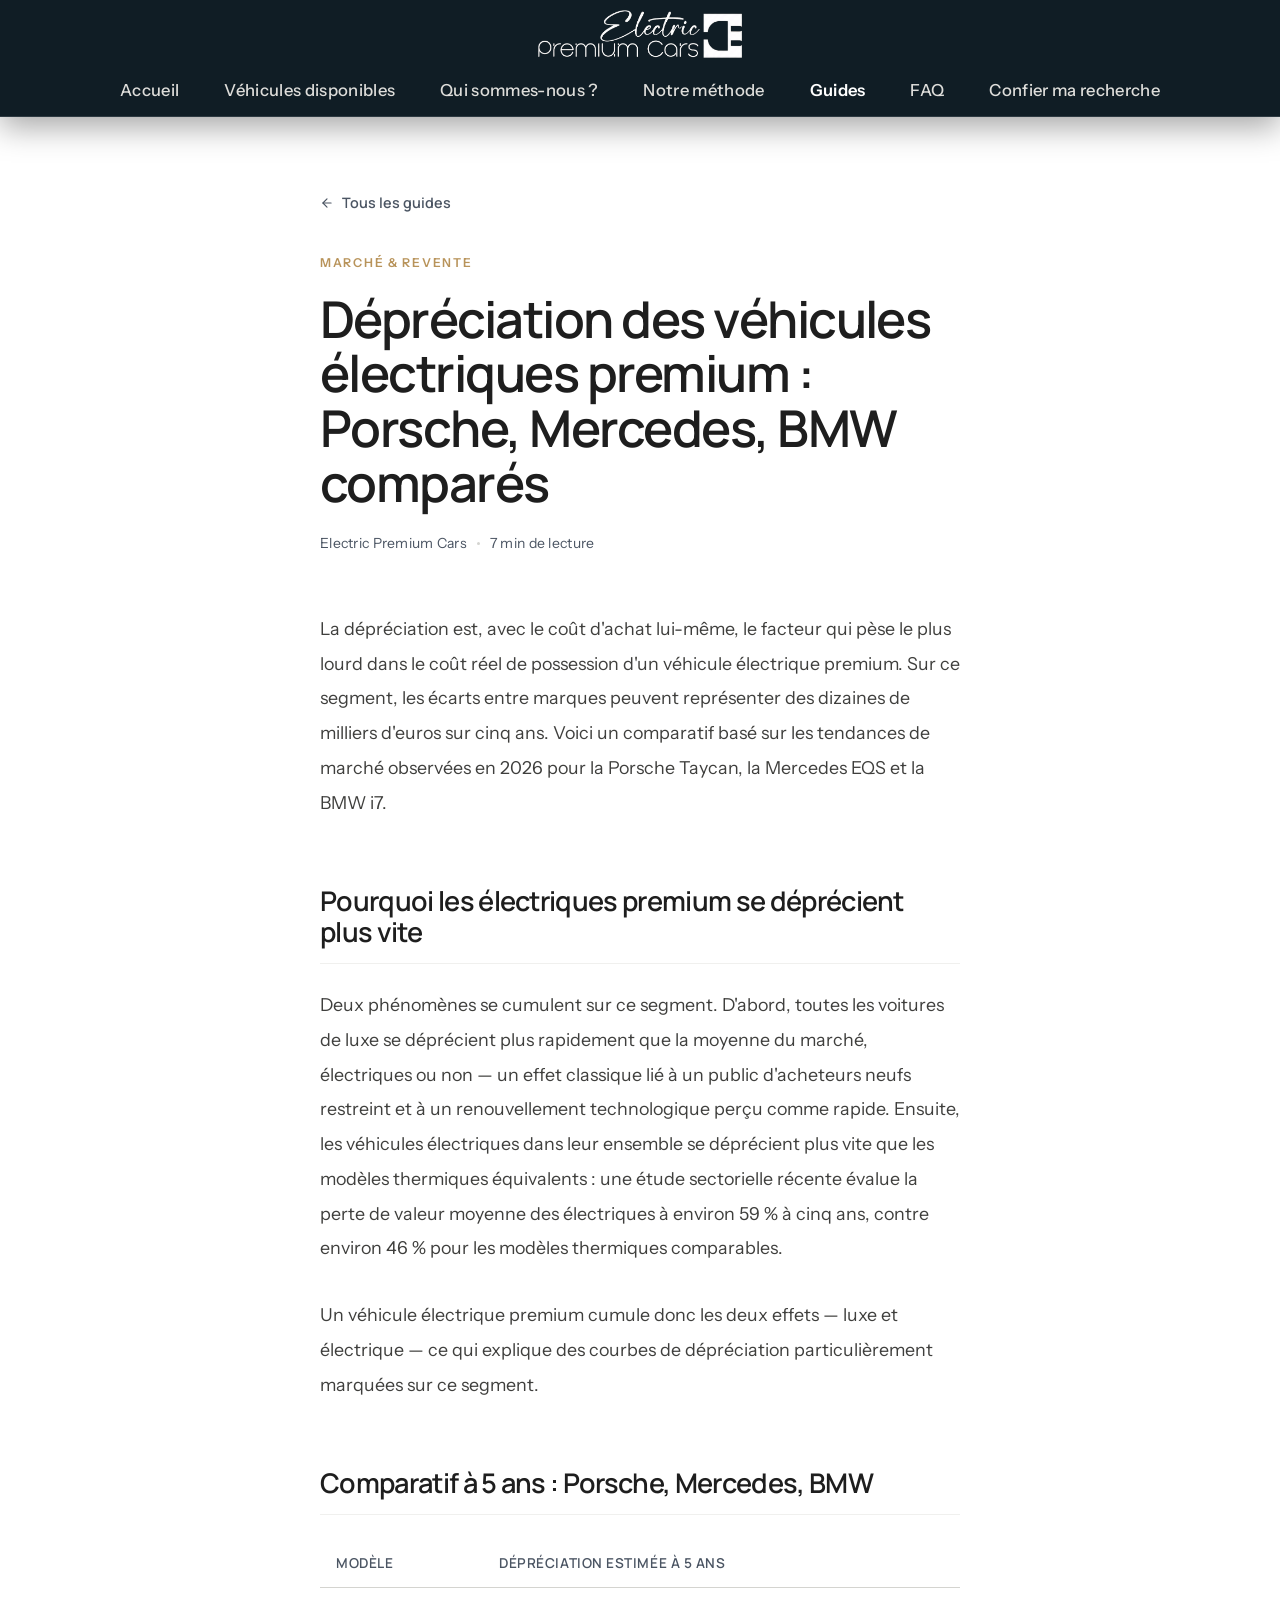
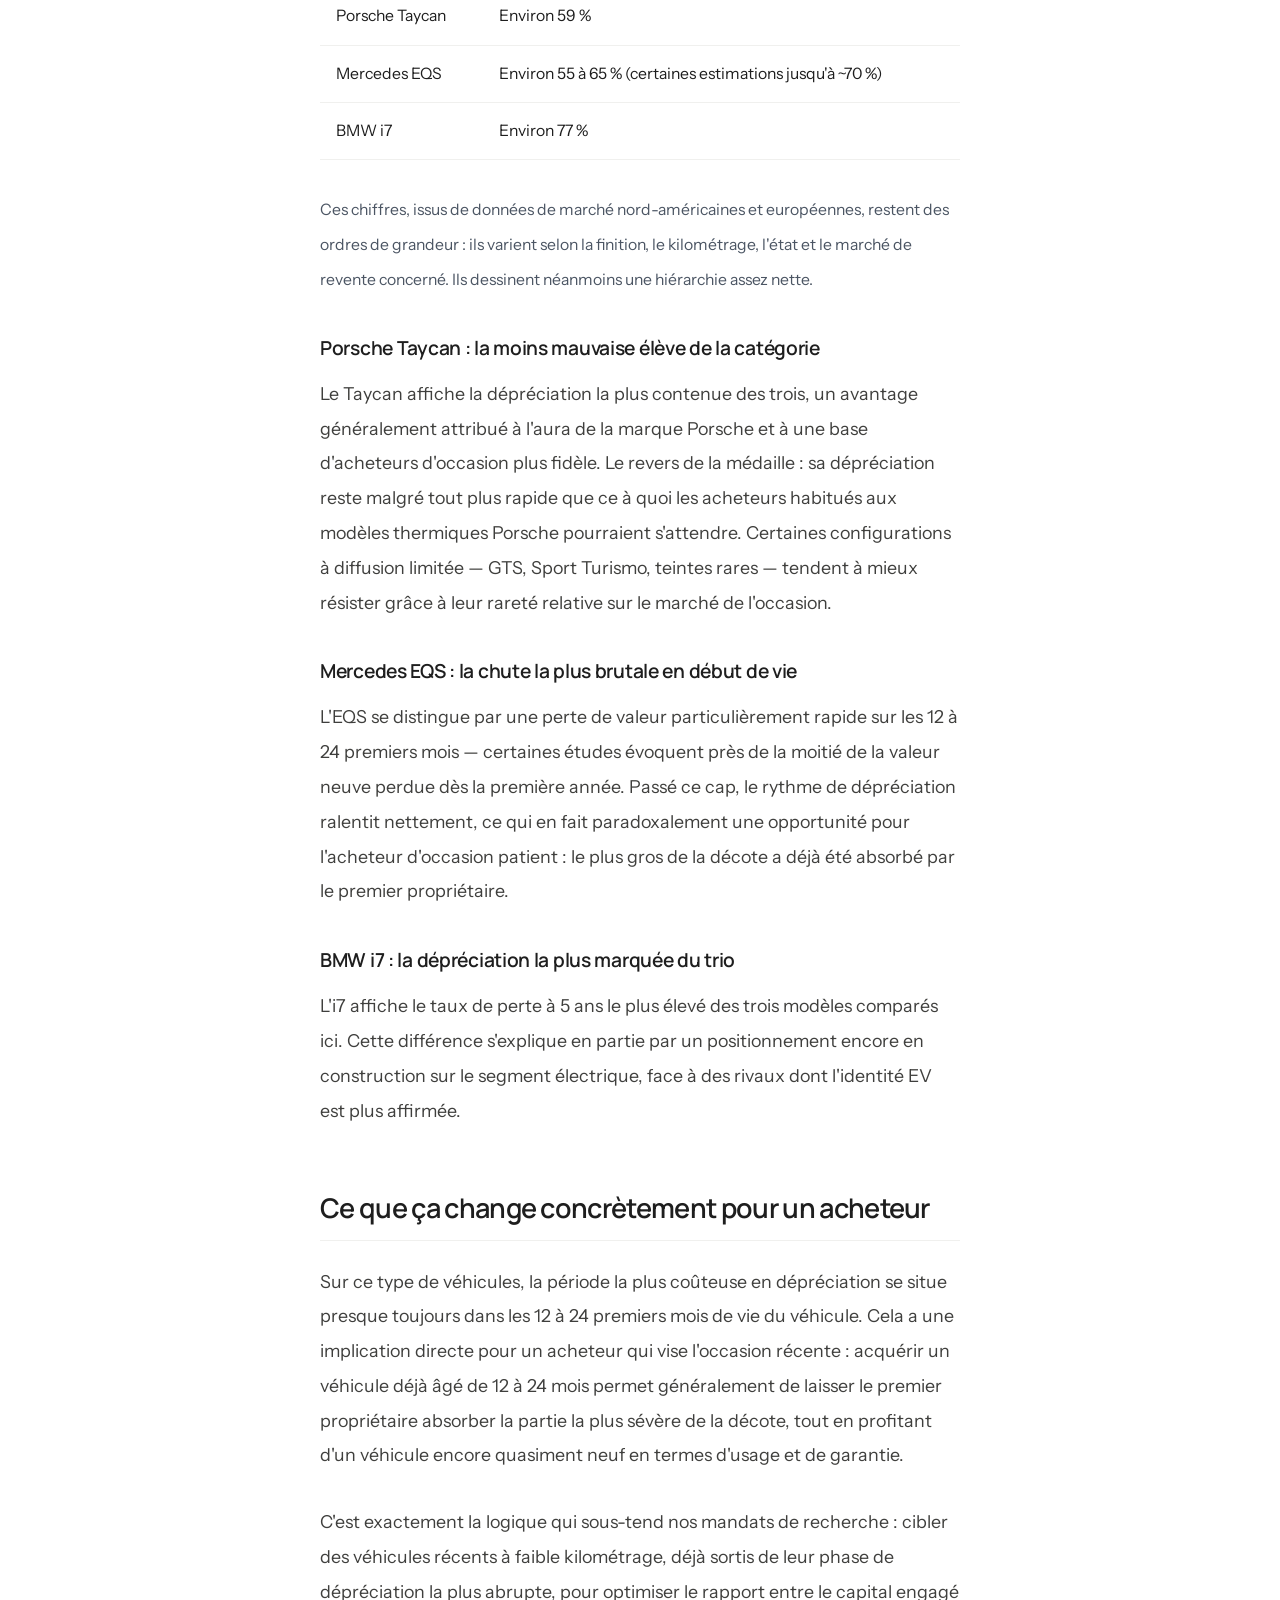
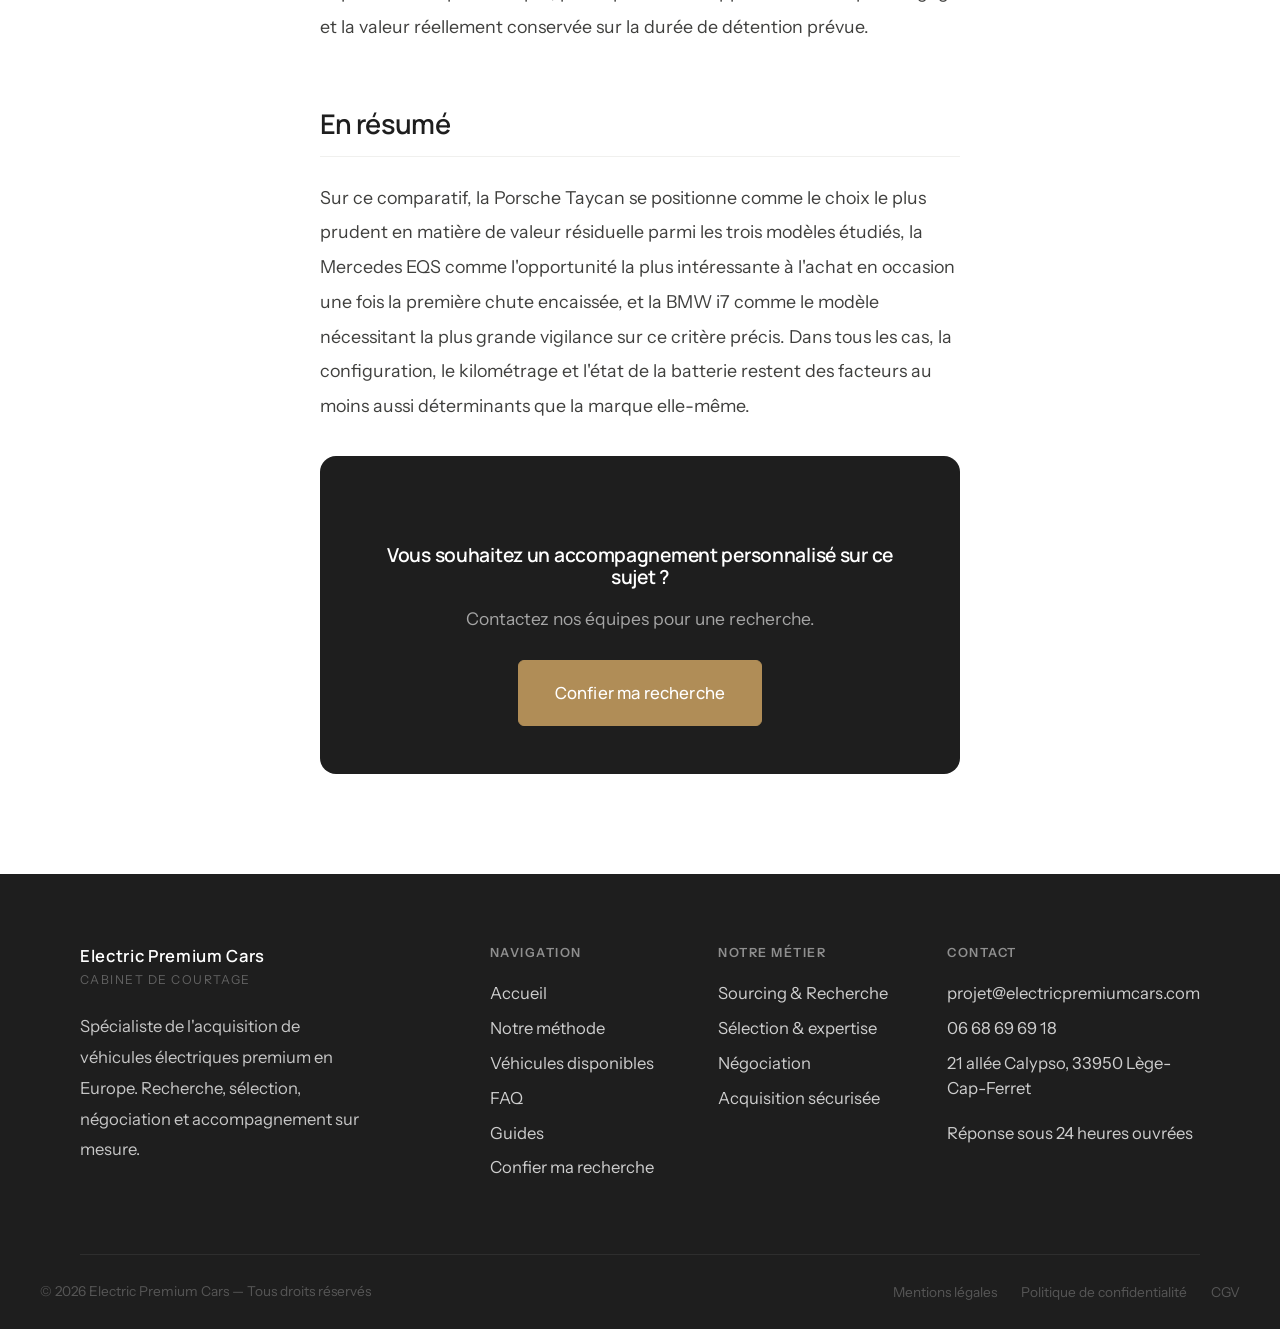
<file: depreciation-vehicules-electriques-premium.html>
<!DOCTYPE html>
<html lang="fr">
<head>
<!-- Google Analytics -->
<script async src="https://www.googletagmanager.com/gtag/js?id=G-TN90XMGKD0"></script>
<script>
  window.dataLayer = window.dataLayer || [];
  function gtag(){dataLayer.push(arguments);}
  gtag('js', new Date());
  gtag('config', 'G-TN90XMGKD0');
</script>
<meta charset="UTF-8">
  <!-- Favicon -->
  <link rel="icon" type="image/x-icon" href="favicon.ico" />
  <link rel="icon" type="image/png" sizes="32x32" href="favicon-32.png" />
  <link rel="icon" type="image/png" sizes="16x16" href="favicon-16.png" />
  <link rel="icon" type="image/png" sizes="192x192" href="favicon-192.png" />
  <link rel="apple-touch-icon" sizes="180x180" href="apple-touch-icon.png" />
  <meta property="og:image" content="https://www.electricpremiumcars.fr/favicon-512.png" />
  <meta property="og:image:width" content="512" />
  <meta property="og:image:height" content="512" />
<meta name="viewport" content="width=device-width, initial-scale=1.0">
<title>Dépréciation des véhicules électriques premium — Electric Premium Cars</title>
<meta name="description" content="Porsche Taycan, Mercedes EQS, BMW i7 : comparatif de la dépréciation sur 5 ans dans le segment électrique premium.">
<link rel="stylesheet" href="style.css?v=5">
<style>
  /* ─── ARTICLE — composants spécifiques, construits avec les tokens existants ─── */

  .article-back {
    padding-top: calc(var(--nav-h) + 48px);
  }

  .article-back__inner {
    max-width: 720px;
    margin: 0 auto;
    padding: 0 40px;
  }

  .article-back a {
    display: inline-flex;
    align-items: center;
    gap: 8px;
    font-family: var(--font-head);
    font-size: 0.82rem;
    font-weight: 600;
    color: var(--grey-text);
    transition: color 0.2s var(--ease);
  }

  .article-back a:hover { color: var(--blue-elec); }

  .article-hero {
    padding: 32px 0 56px;
  }

  .article-hero__inner {
    max-width: 720px;
    margin: 0 auto;
    padding: 0 40px;
  }

  .article-hero h1 {
    font-size: clamp(2rem, 4vw, 2.9rem);
    margin: 18px 0 20px;
  }

  .article-meta {
    display: flex;
    align-items: center;
    gap: 10px;
    font-family: var(--font-body);
    font-size: 0.8rem;
    color: var(--grey-text);
    letter-spacing: 0.02em;
  }

  .article-meta__dot {
    width: 3px;
    height: 3px;
    border-radius: 50%;
    background: var(--grey-mid);
  }

  .article-body {
    max-width: 720px;
    margin: 0 auto;
    padding: 0 40px 100px;
  }

  .article-body p {
    color: #3f3f3d;
    font-size: 1.02rem;
    line-height: 1.95;
    margin-bottom: 32px;
  }

  .article-body h2 {
    font-size: 1.55rem;
    margin: 64px 0 24px;
    padding-bottom: 16px;
    border-bottom: 1px solid var(--grey-light);
  }

  .article-body h3 {
    font-size: 1.1rem;
    margin: 40px 0 18px;
  }

  .article-body ul, .article-body ol {
    margin: 0 0 32px;
    padding-left: 22px;
  }

  .article-body ul { list-style: disc; }
  .article-body ol { list-style: decimal; }

  .article-body li {
    color: #3f3f3d;
    font-size: 1.02rem;
    line-height: 1.9;
    margin-bottom: 14px;
  }

  .article-body strong {
    color: var(--anthracite);
    font-weight: 600;
  }

  .article-body table {
    width: 100%;
    border-collapse: collapse;
    margin: 8px 0 32px;
    font-size: 0.9rem;
  }

  .article-body th {
    text-align: left;
    font-family: var(--font-head);
    font-weight: 600;
    font-size: 0.78rem;
    letter-spacing: 0.04em;
    text-transform: uppercase;
    color: var(--grey-text);
    padding: 12px 16px;
    border-bottom: 1px solid var(--grey-mid);
  }

  .article-body td {
    padding: 14px 16px;
    border-bottom: 1px solid var(--grey-light);
    color: var(--anthracite);
  }

  .article-body em {
    color: var(--grey-text);
    font-style: normal;
    font-size: 0.9rem;
  }

  .article-cta {
    background: var(--anthracite);
    border-radius: var(--radius-lg);
    padding: 48px 44px;
    margin-top: 24px;
    text-align: center;
  }

  .article-cta p {
    color: rgba(255,255,255,0.6);
    font-size: 1rem;
    margin-bottom: 24px;
  }

  @media (max-width: 640px) {
    .article-back__inner, .article-hero__inner, .article-body { padding-left: 24px; padding-right: 24px; }
    .article-cta { padding: 36px 24px; }
  }
</style>
</head>
<body>

<nav class="nav" id="nav" role="navigation" aria-label="Navigation principale">
    <div class="nav__inner">
      <a href="index.html" class="nav__logo" aria-label="Electric Premium Cars — Accueil">
        <img src="logo-dark.png" alt="Electric Premium Cars" class="nav__logo-img nav__logo-dark" />
        <img src="logo-light.png" alt="Electric Premium Cars" class="nav__logo-img nav__logo-light" />
      </a>

      <ul class="nav__links" role="list">
        <li><a href="index.html">Accueil</a></li>
        <li><a href="vehicules-demandes.html">Véhicules disponibles</a></li>
        <li><a href="index.html#qui-sommes-nous">Qui sommes-nous ?</a></li>
        <li><a href="index.html#methode">Notre méthode</a></li>
        <li><a href="guides.html" class="active" aria-current="page">Guides</a></li>
        <li><a href="faq.html">FAQ</a></li>
        <li><a href="confier-ma-recherche.html">Confier ma recherche</a></li>
      </ul>

      <button class="nav__burger" id="burger" aria-label="Ouvrir le menu" aria-expanded="false">
        <span></span><span></span><span></span>
      </button>
    </div>

    <div class="nav__mobile" id="mobileMenu" aria-hidden="true">
      <a href="index.html">Accueil</a>
      <a href="vehicules-demandes.html">Véhicules disponibles</a>
      <a href="index.html#qui-sommes-nous">Qui sommes-nous ?</a>
      <a href="index.html#methode">Notre méthode</a>
      <a href="guides.html">Guides</a>
      <a href="faq.html">FAQ</a>
      <a href="confier-ma-recherche.html">Confier ma recherche</a>
      <a href="confier-ma-recherche.html" class="btn btn--primary" style="margin-top:8px; text-align:center;">Confier ma recherche</a>
    </div>
  </nav>

<div class="article-back">
  <div class="article-back__inner">
    <a href="guides.html"><svg width="14" height="14" viewBox="0 0 24 24" fill="none" stroke="currentColor" stroke-width="2" stroke-linecap="round" stroke-linejoin="round"><line x1="19" y1="12" x2="5" y2="12"></line><polyline points="12 19 5 12 12 5"></polyline></svg> Tous les guides</a>
  </div>
</div>

<section class="article-hero">
  <div class="article-hero__inner">
    <span class="label">Marché & revente</span>
    <h1>Dépréciation des véhicules électriques premium : Porsche, Mercedes, BMW comparés</h1>
    <div class="article-meta">
      <span>Electric Premium Cars</span>
      <span class="article-meta__dot"></span>
      <span>7 min de lecture</span>
    </div>
  </div>
</section>

<article class="article-body">

  <p>La dépréciation est, avec le coût d'achat lui-même, le facteur qui pèse le plus lourd dans le coût réel de possession d'un véhicule électrique premium. Sur ce segment, les écarts entre marques peuvent représenter des dizaines de milliers d'euros sur cinq ans. Voici un comparatif basé sur les tendances de marché observées en 2026 pour la Porsche Taycan, la Mercedes EQS et la BMW i7.</p>

  <h2>Pourquoi les électriques premium se déprécient plus vite</h2>
  <p>Deux phénomènes se cumulent sur ce segment. D'abord, toutes les voitures de luxe se déprécient plus rapidement que la moyenne du marché, électriques ou non — un effet classique lié à un public d'acheteurs neufs restreint et à un renouvellement technologique perçu comme rapide. Ensuite, les véhicules électriques dans leur ensemble se déprécient plus vite que les modèles thermiques équivalents : une étude sectorielle récente évalue la perte de valeur moyenne des électriques à environ 59 % à cinq ans, contre environ 46 % pour les modèles thermiques comparables.</p>
  <p>Un véhicule électrique premium cumule donc les deux effets — luxe et électrique — ce qui explique des courbes de dépréciation particulièrement marquées sur ce segment.</p>

  <h2>Comparatif à 5 ans : Porsche, Mercedes, BMW</h2>
  <table>
    <tr><th>Modèle</th><th>Dépréciation estimée à 5 ans</th></tr>
    <tr><td>Porsche Taycan</td><td>Environ 59 %</td></tr>
    <tr><td>Mercedes EQS</td><td>Environ 55 à 65 % (certaines estimations jusqu'à ~70 %)</td></tr>
    <tr><td>BMW i7</td><td>Environ 77 %</td></tr>
  </table>
  <p><em>Ces chiffres, issus de données de marché nord-américaines et européennes, restent des ordres de grandeur : ils varient selon la finition, le kilométrage, l'état et le marché de revente concerné. Ils dessinent néanmoins une hiérarchie assez nette.</em></p>

  <h3>Porsche Taycan : la moins mauvaise élève de la catégorie</h3>
  <p>Le Taycan affiche la dépréciation la plus contenue des trois, un avantage généralement attribué à l'aura de la marque Porsche et à une base d'acheteurs d'occasion plus fidèle. Le revers de la médaille : sa dépréciation reste malgré tout plus rapide que ce à quoi les acheteurs habitués aux modèles thermiques Porsche pourraient s'attendre. Certaines configurations à diffusion limitée — GTS, Sport Turismo, teintes rares — tendent à mieux résister grâce à leur rareté relative sur le marché de l'occasion.</p>

  <h3>Mercedes EQS : la chute la plus brutale en début de vie</h3>
  <p>L'EQS se distingue par une perte de valeur particulièrement rapide sur les 12 à 24 premiers mois — certaines études évoquent près de la moitié de la valeur neuve perdue dès la première année. Passé ce cap, le rythme de dépréciation ralentit nettement, ce qui en fait paradoxalement une opportunité pour l'acheteur d'occasion patient : le plus gros de la décote a déjà été absorbé par le premier propriétaire.</p>

  <h3>BMW i7 : la dépréciation la plus marquée du trio</h3>
  <p>L'i7 affiche le taux de perte à 5 ans le plus élevé des trois modèles comparés ici. Cette différence s'explique en partie par un positionnement encore en construction sur le segment électrique, face à des rivaux dont l'identité EV est plus affirmée.</p>

  <h2>Ce que ça change concrètement pour un acheteur</h2>
  <p>Sur ce type de véhicules, la période la plus coûteuse en dépréciation se situe presque toujours dans les 12 à 24 premiers mois de vie du véhicule. Cela a une implication directe pour un acheteur qui vise l'occasion récente : acquérir un véhicule déjà âgé de 12 à 24 mois permet généralement de laisser le premier propriétaire absorber la partie la plus sévère de la décote, tout en profitant d'un véhicule encore quasiment neuf en termes d'usage et de garantie.</p>
  <p>C'est exactement la logique qui sous-tend nos mandats de recherche : cibler des véhicules récents à faible kilométrage, déjà sortis de leur phase de dépréciation la plus abrupte, pour optimiser le rapport entre le capital engagé et la valeur réellement conservée sur la durée de détention prévue.</p>

  <h2>En résumé</h2>
  <p>Sur ce comparatif, la Porsche Taycan se positionne comme le choix le plus prudent en matière de valeur résiduelle parmi les trois modèles étudiés, la Mercedes EQS comme l'opportunité la plus intéressante à l'achat en occasion une fois la première chute encaissée, et la BMW i7 comme le modèle nécessitant la plus grande vigilance sur ce critère précis. Dans tous les cas, la configuration, le kilométrage et l'état de la batterie restent des facteurs au moins aussi déterminants que la marque elle-même.</p>


  <div class="article-cta">
    <h3 style="color:var(--white); margin-bottom:14px;">Vous souhaitez un accompagnement personnalisé sur ce sujet ?</h3>
    <p>Contactez nos équipes pour une recherche.</p>
    <a href="confier-ma-recherche.html" class="btn btn--blue btn--lg">Confier ma recherche</a>
  </div>
</article>


<footer class="footer" role="contentinfo">
    <div class="container">
      <div class="footer__inner">

        <div class="footer__brand">
          <h3>Electric Premium Cars</h3>
          <span class="footer__brand-sub">Cabinet de courtage</span>
          <p>Spécialiste de l'acquisition de véhicules électriques premium en Europe. Recherche, sélection, négociation et accompagnement sur mesure.</p>
        </div>

        <div class="footer__col">
          <h4>Navigation</h4>
          <a href="index.html">Accueil</a>
          <a href="index.html#methode">Notre méthode</a>
          <a href="vehicules-demandes.html">Véhicules disponibles</a>
          <a href="faq.html">FAQ</a>
          <a href="guides.html">Guides</a>
          <a href="confier-ma-recherche.html">Confier ma recherche</a>
        </div>

        <div class="footer__col">
          <h4>Notre métier</h4>
          <a href="index.html#methode">Sourcing & Recherche</a>
          <a href="index.html#methode">Sélection & expertise</a>
          <a href="index.html#methode">Négociation</a>
          <a href="index.html#methode">Acquisition sécurisée</a>
        </div>

        <div class="footer__col">
          <h4>Contact</h4>
          <a href="mailto:projet@electricpremiumcars.com">projet@electricpremiumcars.com</a>
          <a href="tel:+33668696918">06 68 69 69 18</a>
          <p>21 allée Calypso, 33950 Lège-Cap-Ferret</p>
          <p>Réponse sous 24 heures ouvrées</p>
        </div>

      </div>
    </div>

    <div class="footer__bottom">
      <p>© 2026 Electric Premium Cars — Tous droits réservés</p>
      <div class="footer__bottom-links">
        <a href="mentions-legales.html">Mentions légales</a>
        <a href="politique-de-confidentialite.html">Politique de confidentialité</a>
        <a href="cgv.html">CGV</a>
      </div>
    </div>
  </footer>




  <script src="main.js"></script>
</body>
</html>
</file>
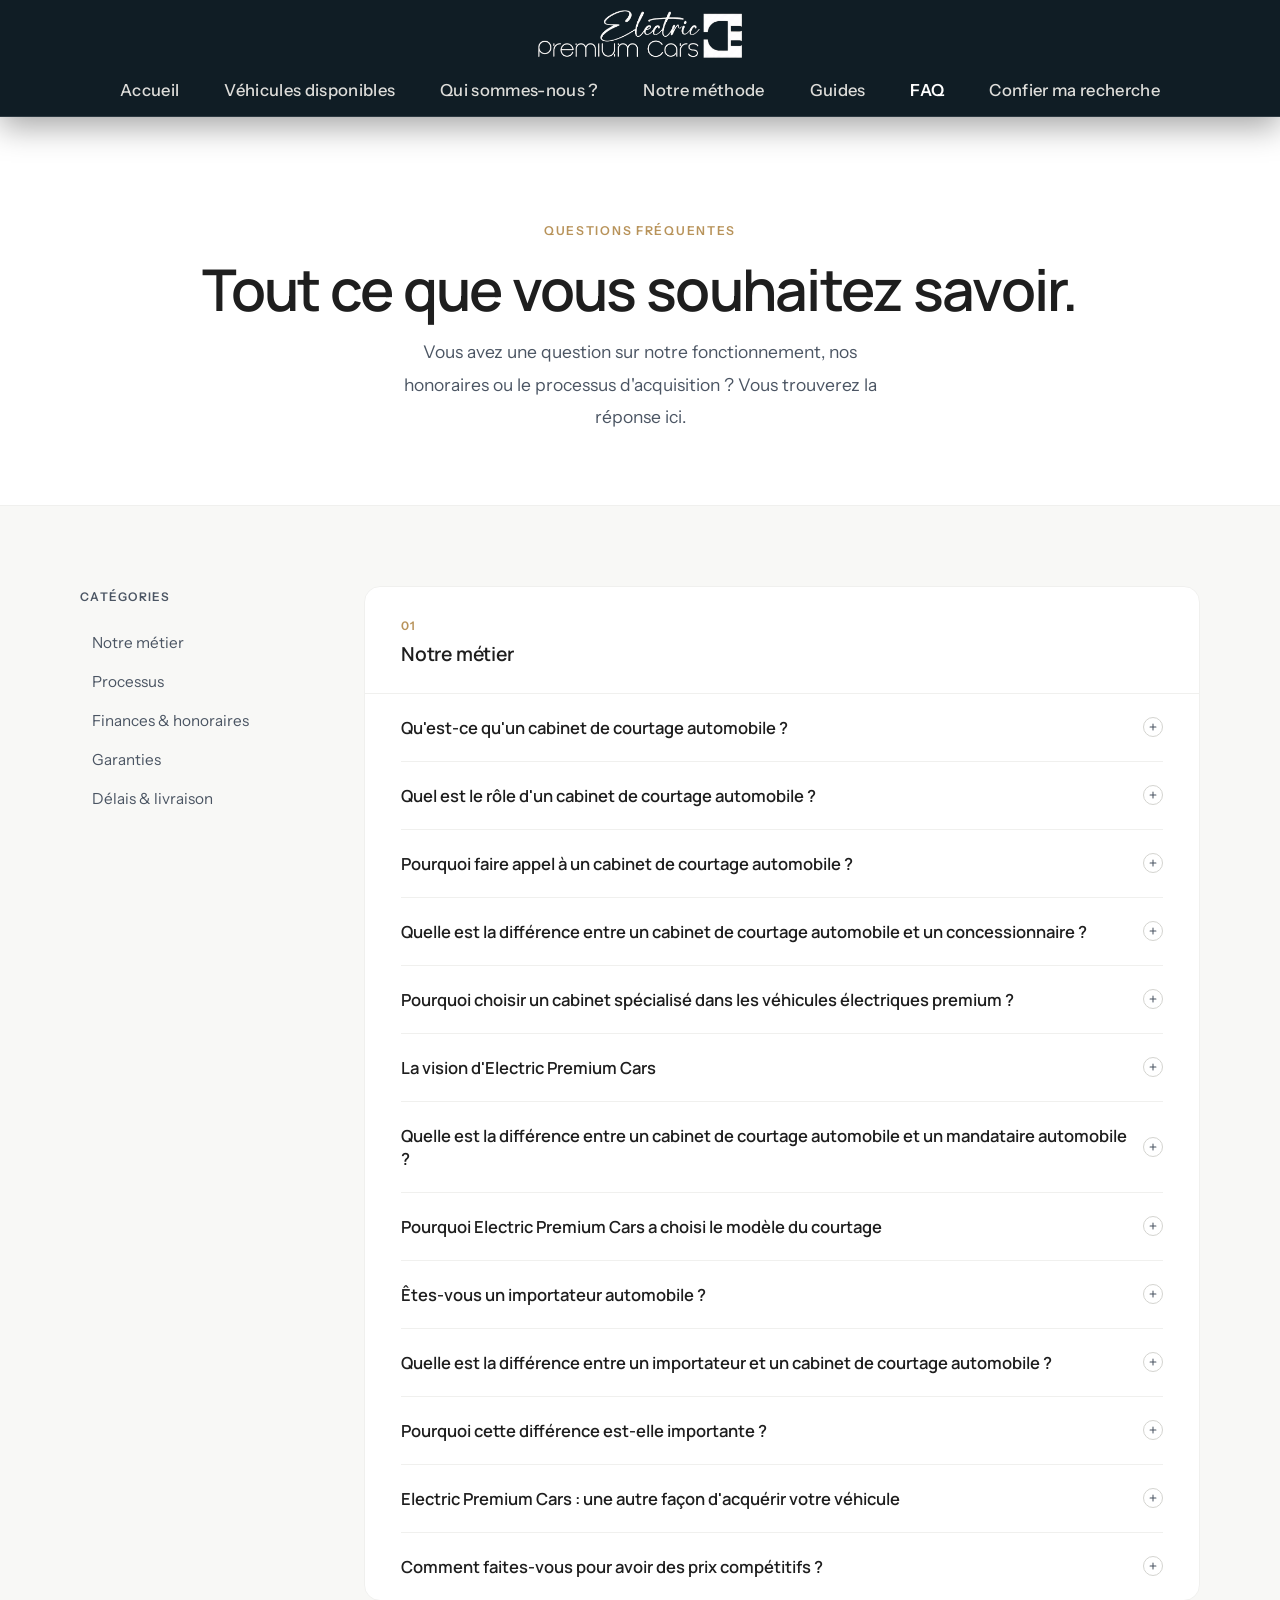
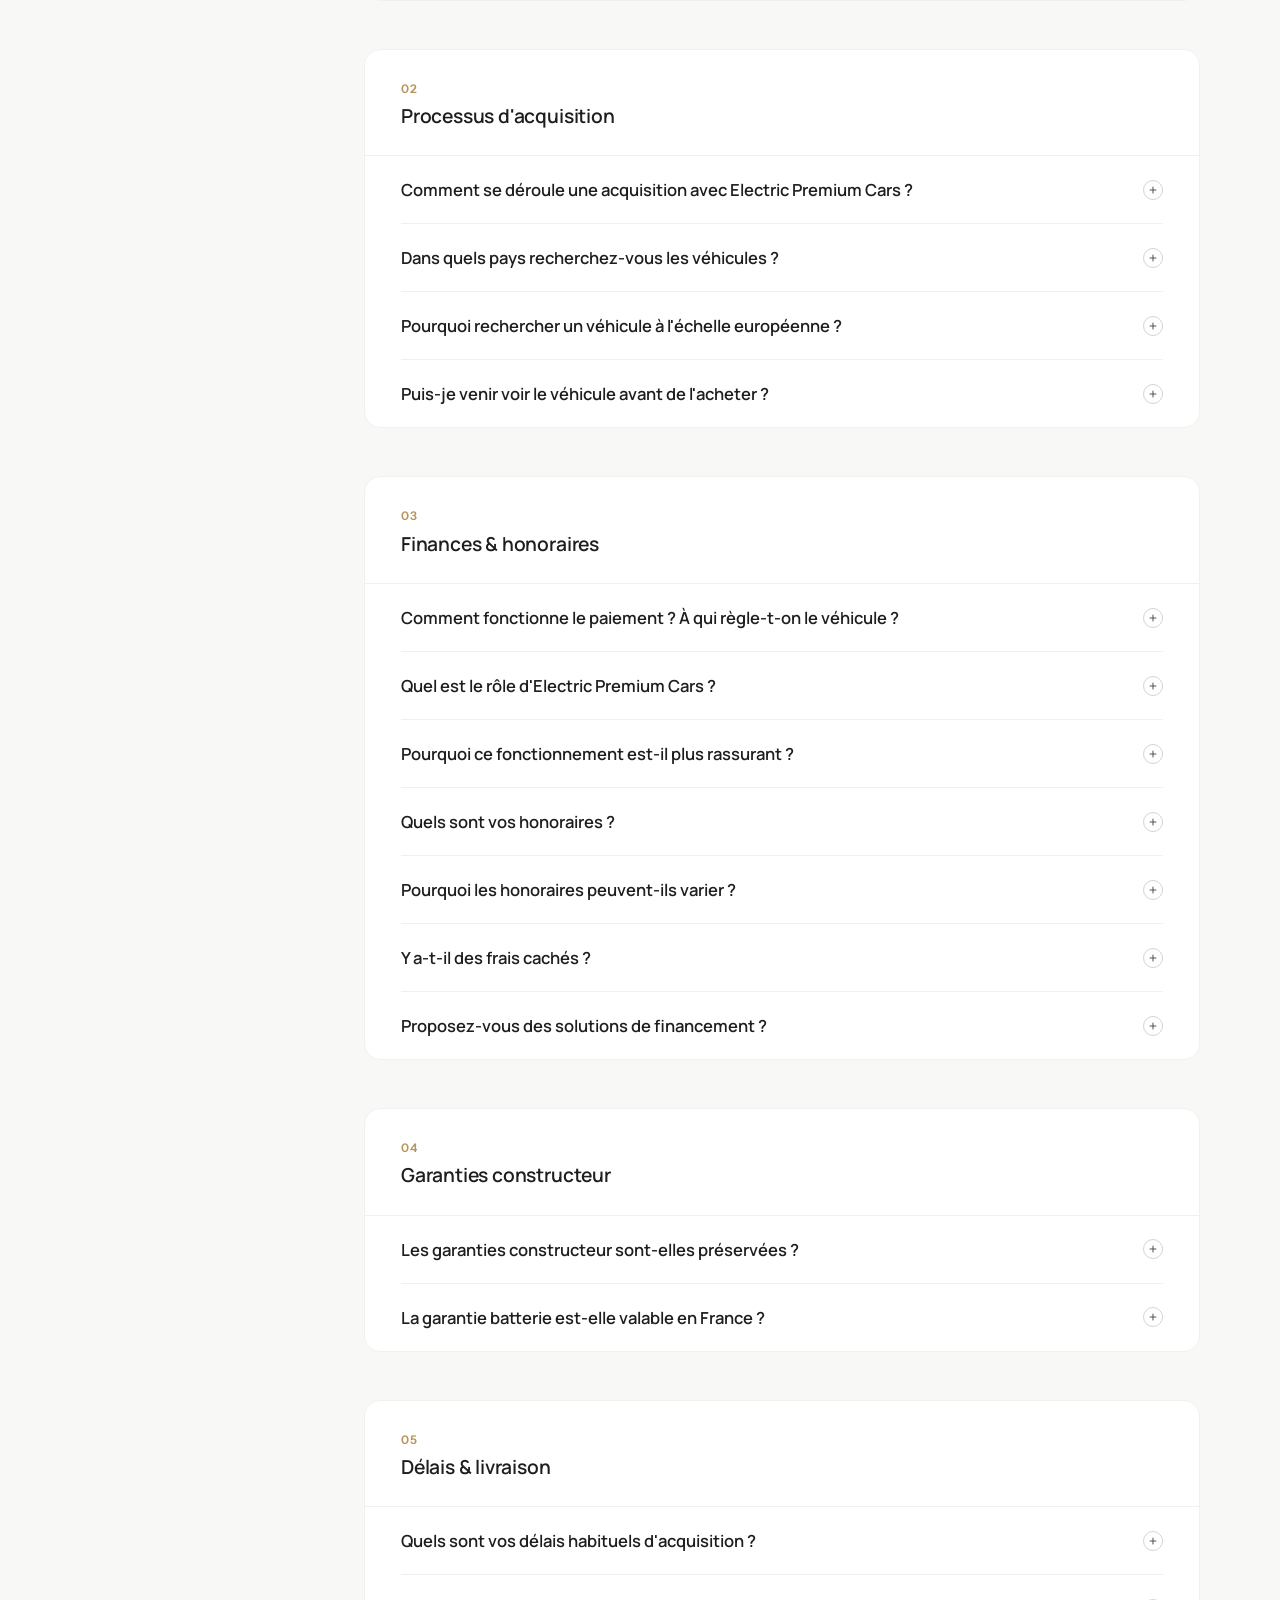
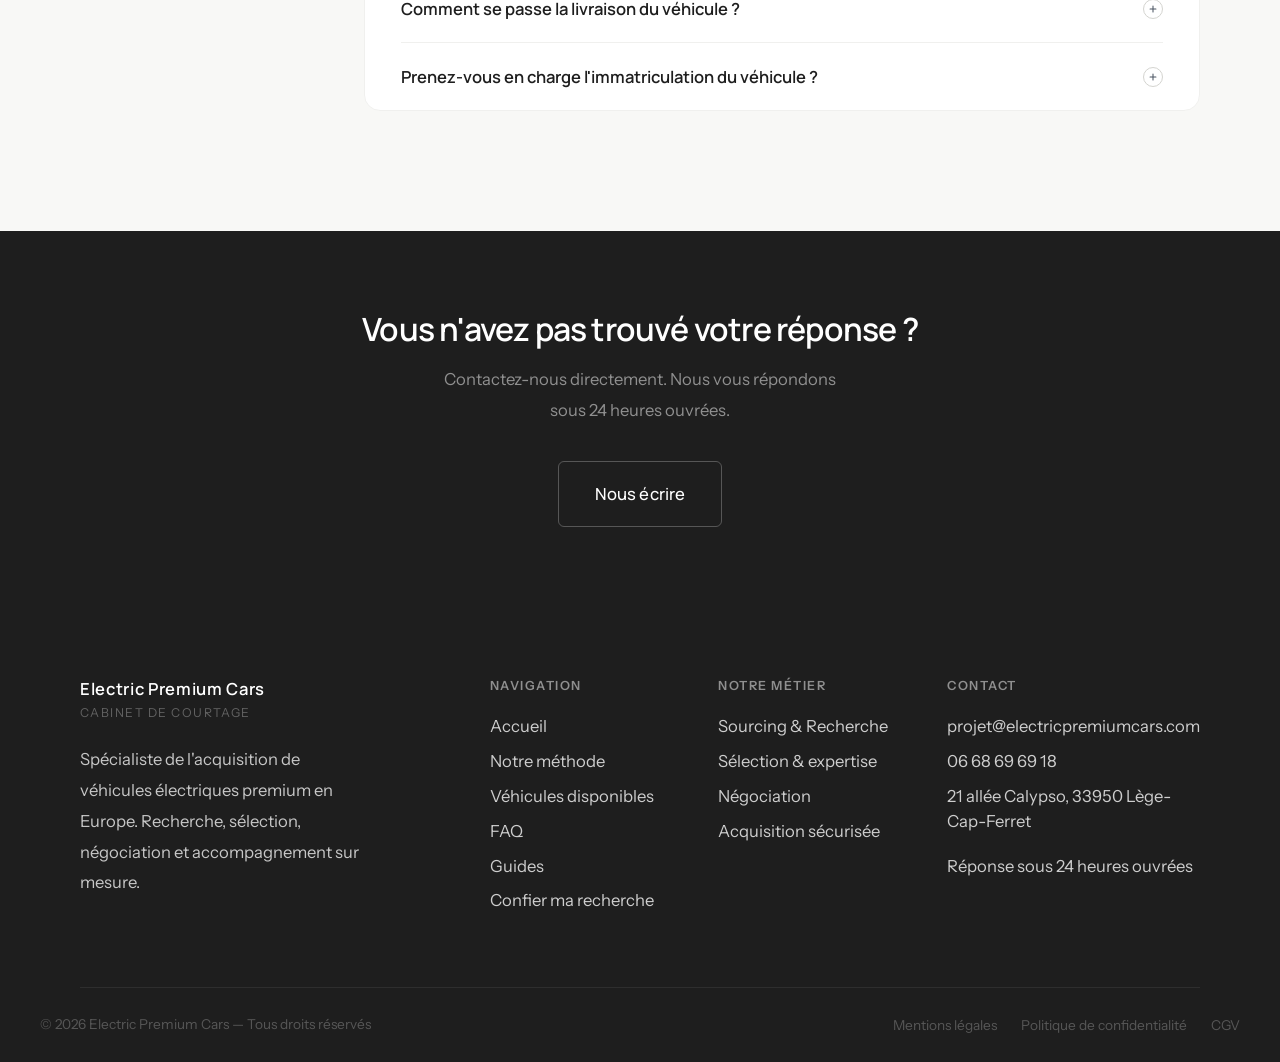
<file: faq.html>
<!DOCTYPE html>
<html lang="fr">
<head>
  <!-- Google Analytics -->
  <script async src="https://www.googletagmanager.com/gtag/js?id=G-TN90XMGKD0"></script>
  <script>
    window.dataLayer = window.dataLayer || [];
    function gtag(){dataLayer.push(arguments);}
    gtag('js', new Date());
    gtag('config', 'G-TN90XMGKD0');
  </script>
  <meta charset="UTF-8" />
  <!-- Favicon -->
  <link rel="icon" type="image/x-icon" href="favicon.ico" />
  <link rel="icon" type="image/png" sizes="32x32" href="favicon-32.png" />
  <link rel="icon" type="image/png" sizes="16x16" href="favicon-16.png" />
  <link rel="icon" type="image/png" sizes="192x192" href="favicon-192.png" />
  <link rel="apple-touch-icon" sizes="180x180" href="apple-touch-icon.png" />
  <meta property="og:image" content="https://www.electricpremiumcars.fr/favicon-512.png" />
  <meta property="og:image:width" content="512" />
  <meta property="og:image:height" content="512" />
  <meta name="viewport" content="width=device-width, initial-scale=1.0" />

  <!-- ─── SEO ─── -->
  <title>FAQ — Questions fréquentes — Electric Premium Cars</title>
  <meta name="description" content="Toutes les réponses à vos questions sur le courtage automobile, le fonctionnement d'Electric Premium Cars, les garanties, les délais et la sécurité de vos transactions." />
  <meta name="robots" content="index, follow" />
  <link rel="canonical" href="https://www.electricpremiumcars.fr/faq.html" />

  <!-- Open Graph -->
  <meta property="og:type" content="website" />
  <meta property="og:title" content="FAQ — Electric Premium Cars" />
  <meta property="og:description" content="Toutes les réponses à vos questions sur notre cabinet de courtage spécialisé en véhicules électriques premium." />
  <meta property="og:url" content="https://www.electricpremiumcars.fr/faq.html" />
  <meta property="og:locale" content="fr_FR" />

  <!-- Schema.org FAQPage -->
  <script type="application/ld+json">
  {
    "@context": "https://schema.org",
    "@type": "FAQPage",
    "mainEntity": []
  }
  </script>

  <!-- Fonts -->
  <link rel="preconnect" href="https://fonts.googleapis.com" />
  <link rel="preconnect" href="https://fonts.gstatic.com" crossorigin />
  <link href="https://fonts.googleapis.com/css2?family=Manrope:wght@300;400;500;600;700&family=Instrument+Sans:wght@400;500;600&display=swap" rel="stylesheet" />

  <!-- Styles -->
  <link rel="stylesheet" href="style.css?v=5" />

  <style>
    /* ── Page FAQ specific ── */
    .faq-page-hero {
      padding-top: calc(var(--nav-h) + 80px);
      padding-bottom: 72px;
      background: var(--white);
      border-bottom: 1px solid var(--grey-light);
      text-align: center;
    }

    .faq-page-hero h1 {
      margin-bottom: 16px;
    }

    .faq-page-hero p {
      font-size: 1rem;
      max-width: 480px;
      margin: 0 auto;
      line-height: 1.85;
    }

    /* ── Categories ── */
    .faq-main {
      padding: 80px 0 120px;
      background: var(--off-white);
    }

    .faq-layout {
      display: grid;
      grid-template-columns: 220px 1fr;
      gap: 64px;
      align-items: start;
    }

    /* Sidebar categories */
    .faq-sidebar {
      position: sticky;
      top: calc(var(--nav-h) + 32px);
    }

    .faq-sidebar__title {
      font-family: var(--font-body);
      font-size: 0.68rem;
      font-weight: 600;
      letter-spacing: 0.12em;
      text-transform: uppercase;
      color: var(--grey-text);
      margin-bottom: 16px;
    }

    .faq-sidebar__nav {
      display: flex;
      flex-direction: column;
      gap: 2px;
    }

    .faq-sidebar__link {
      font-family: var(--font-body);
      font-size: 0.875rem;
      color: var(--grey-text);
      padding: 9px 12px;
      border-radius: var(--radius-sm);
      transition: all 0.2s var(--ease);
      cursor: pointer;
      border: none;
      background: none;
      text-align: left;
      width: 100%;
    }

    .faq-sidebar__link:hover {
      background: var(--grey-light);
      color: var(--anthracite);
    }

    .faq-sidebar__link.active {
      background: var(--white);
      color: var(--anthracite);
      font-weight: 600;
      border: 1px solid var(--grey-light);
    }

    /* FAQ content */
    .faq-content {
      display: flex;
      flex-direction: column;
      gap: 48px;
    }

    .faq-category {
      background: var(--white);
      border: 1px solid var(--grey-light);
      border-radius: var(--radius-lg);
      overflow: hidden;
    }

    .faq-category__header {
      padding: 28px 36px;
      border-bottom: 1px solid var(--grey-light);
    }

    .faq-category__label {
      font-family: var(--font-body);
      font-size: 0.68rem;
      font-weight: 600;
      letter-spacing: 0.12em;
      text-transform: uppercase;
      color: var(--blue-elec);
      display: block;
      margin-bottom: 6px;
    }

    .faq-category__title {
      font-family: var(--font-head);
      font-size: 1.1rem;
      font-weight: 600;
      color: var(--anthracite);
      letter-spacing: -0.01em;
    }

    .faq-category__list {
      padding: 0 36px;
    }

    /* FAQ item inside category */
    .faq-category .faq__item {
      border-bottom: 1px solid var(--grey-light);
    }

    .faq-category .faq__item:last-child {
      border-bottom: none;
    }

    .faq-category .faq__question {
      padding: 22px 0;
      font-size: 0.95rem;
    }

    .faq-category .faq__answer {
      padding-bottom: 22px;
    }

    /* CTA bottom */
    .faq-cta {
      background: var(--anthracite);
      padding: 80px 0;
      text-align: center;
    }

    .faq-cta h2 {
      color: var(--white);
      font-size: clamp(1.5rem, 2.5vw, 2rem);
      margin-bottom: 16px;
    }

    .faq-cta p {
      color: rgba(255,255,255,0.5);
      font-size: 0.95rem;
      margin-bottom: 36px;
      max-width: 400px;
      margin-left: auto;
      margin-right: auto;
    }

    /* ── Responsive ── */
    @media (max-width: 1024px) {
      .faq-layout {
        grid-template-columns: 1fr;
        gap: 40px;
      }
      .faq-sidebar {
        position: static;
      }
      .faq-sidebar__nav {
        flex-direction: row;
        flex-wrap: wrap;
        gap: 8px;
      }
      .faq-sidebar__link {
        width: auto;
      }
    }

    @media (max-width: 768px) {
      .faq-page-hero {
        padding-top: calc(var(--nav-h) + 48px);
        padding-bottom: 52px;
      }
      .faq-category__header { padding: 24px 20px; }
      .faq-category__list { padding: 0 20px; }
      .faq-category .faq__question { font-size: 0.9rem; }
    }
  </style>
</head>
<body>

  <!-- ═══════════════════════════════════════════
       NAVIGATION
  ═══════════════════════════════════════════ -->
  <nav class="nav" id="nav" role="navigation" aria-label="Navigation principale">
    <div class="nav__inner">
      <a href="index.html" class="nav__logo" aria-label="Electric Premium Cars — Accueil">
        <img src="logo-dark.png" alt="Electric Premium Cars" class="nav__logo-img nav__logo-dark" />
        <img src="logo-light.png" alt="Electric Premium Cars" class="nav__logo-img nav__logo-light" />
      </a>

      <ul class="nav__links" role="list">
        <li><a href="index.html">Accueil</a></li>
        <li><a href="vehicules-demandes.html">Véhicules disponibles</a></li>
        <li><a href="index.html#qui-sommes-nous">Qui sommes-nous ?</a></li>
        <li><a href="index.html#methode">Notre méthode</a></li>
        <li><a href="guides.html">Guides</a></li>
        <li><a href="faq.html" class="active" aria-current="page">FAQ</a></li>
        <li><a href="confier-ma-recherche.html">Confier ma recherche</a></li>
      </ul>

      <button class="nav__burger" id="burger" aria-label="Ouvrir le menu" aria-expanded="false">
        <span></span><span></span><span></span>
      </button>
    </div>

    <div class="nav__mobile" id="mobileMenu" aria-hidden="true">
      <a href="index.html">Accueil</a>
      <a href="vehicules-demandes.html">Véhicules disponibles</a>
      <a href="index.html#qui-sommes-nous">Qui sommes-nous ?</a>
      <a href="index.html#methode">Notre méthode</a>
      <a href="guides.html">Guides</a>
      <a href="faq.html">FAQ</a>
      <a href="confier-ma-recherche.html">Confier ma recherche</a>
      <a href="confier-ma-recherche.html" class="btn btn--primary" style="margin-top:8px; text-align:center;">Confier ma recherche</a>
    </div>
  </nav>


  <!-- ═══════════════════════════════════════════
       PAGE HERO
  ═══════════════════════════════════════════ -->
  <section class="faq-page-hero">
    <div class="container">
      <span class="label reveal" style="justify-content: center; display: flex;">Questions fréquentes</span>
      <h1 class="reveal reveal-delay-1">Tout ce que vous souhaitez savoir.</h1>
      <p class="reveal reveal-delay-2">
        Vous avez une question sur notre fonctionnement, nos honoraires ou le processus d'acquisition ? Vous trouverez la réponse ici.
      </p>
    </div>
  </section>


  <!-- ═══════════════════════════════════════════
       FAQ PRINCIPALE
  ═══════════════════════════════════════════ -->
  <section class="faq-main" aria-labelledby="faq-main-title">
    <div class="container">
      <div class="faq-layout">

        <!-- Sidebar navigation -->
        <aside class="faq-sidebar" aria-label="Catégories FAQ">
          <p class="faq-sidebar__title">Catégories</p>
          <nav class="faq-sidebar__nav" role="list">
            <button class="faq-sidebar__link active" data-target="cat-general">Notre métier</button>
            <button class="faq-sidebar__link" data-target="cat-process">Processus</button>
            <button class="faq-sidebar__link" data-target="cat-finance">Finances & honoraires</button>
            <button class="faq-sidebar__link" data-target="cat-garanties">Garanties</button>
            <button class="faq-sidebar__link" data-target="cat-delais">Délais & livraison</button>
          </nav>
        </aside>

        <!-- FAQ content -->
        <div class="faq-content" id="faq-content">

          <!-- Catégorie : Notre métier -->
          <div class="faq-category reveal" id="cat-general">
            <div class="faq-category__header">
              <span class="faq-category__label">01</span>
              <h2 class="faq-category__title" id="faq-title">Notre métier</h2>
            </div>
            <div class="faq-category__list" role="list">
              <div class="faq__item" role="listitem">
                <button class="faq__question" aria-expanded="false">
                  <span>Qu'est-ce qu'un cabinet de courtage automobile ?</span>
                  <div class="faq__icon" aria-hidden="true">
                    <svg width="10" height="10" viewBox="0 0 24 24" fill="none" stroke="currentColor" stroke-width="2.5" stroke-linecap="round" stroke-linejoin="round"><line x1="12" y1="5" x2="12" y2="19"/><line x1="5" y1="12" x2="19" y2="12"/></svg>
                  </div>
                </button>
                <div class="faq__answer">
                  <p>Un <strong>cabinet de courtage automobile</strong> est un professionnel indépendant qui accompagne ses clients dans la <strong>recherche, la sélection et l'acquisition d'un véhicule</strong> correspondant précisément à leurs besoins. Contrairement à un concessionnaire ou à un mandataire automobile, il ne propose pas un stock de véhicules à vendre. Sa mission consiste à défendre exclusivement les intérêts de son client en recherchant le véhicule le plus adapté sur l'ensemble du marché.</p>
                  <p>Le cabinet de courtage intervient comme un véritable <strong>conseiller en acquisition automobile</strong>, capable d'analyser les besoins de son client, de comparer les offres disponibles et de sécuriser chaque étape de l'achat.</p>
                </div>
              </div>
              <div class="faq__item" role="listitem">
                <button class="faq__question" aria-expanded="false">
                  <span>Quel est le rôle d'un cabinet de courtage automobile ?</span>
                  <div class="faq__icon" aria-hidden="true">
                    <svg width="10" height="10" viewBox="0 0 24 24" fill="none" stroke="currentColor" stroke-width="2.5" stroke-linecap="round" stroke-linejoin="round"><line x1="12" y1="5" x2="12" y2="19"/><line x1="5" y1="12" x2="19" y2="12"/></svg>
                  </div>
                </button>
                <div class="faq__answer">
                  <p>Acheter un véhicule représente un investissement important. Lorsque la recherche porte sur un <strong>véhicule électrique premium</strong>, les critères sont souvent nombreux : autonomie, finition, options, historique, garantie, état de la batterie, origine du véhicule ou encore budget.</p>
                  <p>Le rôle d'un <strong>cabinet de courtage automobile</strong> est de simplifier cette démarche en prenant en charge les recherches et les vérifications nécessaires afin que le client puisse acheter en toute confiance.</p>
                  <p>Son accompagnement peut comprendre :</p>
                  <ul>
                    <li>l'analyse de votre projet et de vos besoins ;</li>
                    <li>la recherche personnalisée du véhicule en France et en Europe ;</li>
                    <li>la comparaison des offres disponibles ;</li>
                    <li>la vérification de l'historique et des documents administratifs ;</li>
                    <li>le contrôle de la conformité du véhicule ;</li>
                    <li>l'accompagnement jusqu'à la livraison.</li>
                  </ul>
                  <p>L'objectif est de vous faire gagner du temps, de réduire les risques liés à l'achat et de vous permettre de prendre une décision éclairée.</p>
                </div>
              </div>
              <div class="faq__item" role="listitem">
                <button class="faq__question" aria-expanded="false">
                  <span>Pourquoi faire appel à un cabinet de courtage automobile ?</span>
                  <div class="faq__icon" aria-hidden="true">
                    <svg width="10" height="10" viewBox="0 0 24 24" fill="none" stroke="currentColor" stroke-width="2.5" stroke-linecap="round" stroke-linejoin="round"><line x1="12" y1="5" x2="12" y2="19"/><line x1="5" y1="12" x2="19" y2="12"/></svg>
                  </div>
                </button>
                <div class="faq__answer">
                  <p>Le marché automobile européen offre un choix considérablement plus vaste que celui disponible localement. Toutefois, accéder à ce marché demande du temps, des connaissances et une parfaite maîtrise des procédures administratives.</p>
                  <p>Faire appel à un <strong>cabinet de courtage automobile</strong> permet notamment de :</p>
                  <ul>
                    <li>accéder à un plus grand nombre de véhicules disponibles en Europe ;</li>
                    <li>bénéficier d'un accompagnement personnalisé ;</li>
                    <li>éviter les erreurs lors de l'achat ;</li>
                    <li>sécuriser la transaction ;</li>
                    <li>être conseillé par un professionnel indépendant ;</li>
                    <li>simplifier l'ensemble des démarches administratives.</li>
                  </ul>
                  <p>Le cabinet de courtage agit dans une logique de conseil et de transparence, avec pour objectif de défendre les intérêts de son client à chaque étape de son projet.</p>
                </div>
              </div>
              <div class="faq__item" role="listitem">
                <button class="faq__question" aria-expanded="false">
                  <span>Quelle est la différence entre un cabinet de courtage automobile et un concessionnaire ?</span>
                  <div class="faq__icon" aria-hidden="true">
                    <svg width="10" height="10" viewBox="0 0 24 24" fill="none" stroke="currentColor" stroke-width="2.5" stroke-linecap="round" stroke-linejoin="round"><line x1="12" y1="5" x2="12" y2="19"/><line x1="5" y1="12" x2="19" y2="12"/></svg>
                  </div>
                </button>
                <div class="faq__answer">
                  <p>Un <strong>concessionnaire automobile</strong> commercialise principalement les véhicules de la ou des marques qu'il représente. Son offre dépend donc de son stock et de son réseau.</p>
                  <p>Un <strong>cabinet de courtage automobile</strong>, quant à lui, est totalement indépendant. Il n'est lié à aucun constructeur et peut rechercher un véhicule auprès de nombreux distributeurs et vendeurs professionnels en France comme en Europe.</p>
                  <p>Cette indépendance lui permet de sélectionner le véhicule qui répond réellement aux attentes de son client, sans contrainte commerciale liée à une marque ou à un stock.</p>
                </div>
              </div>
              <div class="faq__item" role="listitem">
                <button class="faq__question" aria-expanded="false">
                  <span>Pourquoi choisir un cabinet spécialisé dans les véhicules électriques premium ?</span>
                  <div class="faq__icon" aria-hidden="true">
                    <svg width="10" height="10" viewBox="0 0 24 24" fill="none" stroke="currentColor" stroke-width="2.5" stroke-linecap="round" stroke-linejoin="round"><line x1="12" y1="5" x2="12" y2="19"/><line x1="5" y1="12" x2="19" y2="12"/></svg>
                  </div>
                </button>
                <div class="faq__answer">
                  <p>L'acquisition d'un <strong>véhicule électrique premium</strong> nécessite une expertise spécifique. Au-delà des critères classiques, il est essentiel d'évaluer des éléments comme l'autonomie réelle, l'état de la batterie, les technologies embarquées, les garanties constructeur, les mises à jour logicielles ou encore la valeur de revente.</p>
                  <p>Un cabinet spécialisé maîtrise ces particularités et accompagne ses clients dans leurs choix afin de leur proposer un véhicule parfaitement adapté à leurs usages et à leurs attentes.</p>
                </div>
              </div>
              <div class="faq__item" role="listitem">
                <button class="faq__question" aria-expanded="false">
                  <span>La vision d'Electric Premium Cars</span>
                  <div class="faq__icon" aria-hidden="true">
                    <svg width="10" height="10" viewBox="0 0 24 24" fill="none" stroke="currentColor" stroke-width="2.5" stroke-linecap="round" stroke-linejoin="round"><line x1="12" y1="5" x2="12" y2="19"/><line x1="5" y1="12" x2="19" y2="12"/></svg>
                  </div>
                </button>
                <div class="faq__answer">
                  <p>Chez <strong>Electric Premium Cars</strong>, nous avons choisi de créer un <strong>cabinet de courtage exclusivement dédié aux véhicules électriques premium en Europe</strong>.</p>
                  <p>Nous ne sommes ni un concessionnaire, ni un mandataire automobile, ni un importateur de véhicules.</p>
                  <p>Notre mission est d'accompagner chaque client dans son <strong>projet d'acquisition</strong>, en recherchant le véhicule qui répond précisément à ses critères et en sécurisant chaque étape de la transaction.</p>
                  <p>Grâce à notre connaissance du marché européen, nous recherchons des véhicules auprès de partenaires sélectionnés avec rigueur, tout en offrant un accompagnement personnalisé, transparent et indépendant.</p>
                  <p>Notre ambition est simple : <strong>vous offrir une expérience d'acquisition à la hauteur de votre prochaine voiture.</strong></p>
                </div>
              </div>
              <div class="faq__item" role="listitem">
                <button class="faq__question" aria-expanded="false">
                  <span>Quelle est la différence entre un cabinet de courtage automobile et un mandataire automobile ?</span>
                  <div class="faq__icon" aria-hidden="true">
                    <svg width="10" height="10" viewBox="0 0 24 24" fill="none" stroke="currentColor" stroke-width="2.5" stroke-linecap="round" stroke-linejoin="round"><line x1="12" y1="5" x2="12" y2="19"/><line x1="5" y1="12" x2="19" y2="12"/></svg>
                  </div>
                </button>
                <div class="faq__answer">
                  <p>Bien que les termes soient parfois confondus, un <strong>cabinet de courtage automobile</strong> et un <strong>mandataire automobile</strong> exercent des activités différentes. La principale distinction réside dans leur mode de fonctionnement, leur indépendance et leur manière d'accompagner leurs clients.</p>
                  <h3>Le mandataire automobile achète et négocie des véhicules</h3>
                  <p>Un <strong>mandataire automobile</strong> intervient principalement pour obtenir des véhicules neufs ou récents à des tarifs négociés auprès de concessionnaires, de distributeurs ou de constructeurs. Son activité repose essentiellement sur la négociation de prix et le volume de ventes.</p>
                  <p>Le mandataire propose généralement un catalogue de véhicules disponibles auprès de son réseau de partenaires. Le client choisit un modèle parmi cette sélection, puis le mandataire organise son achat. Cette solution convient aux personnes recherchant principalement un prix attractif sur un véhicule déjà identifié.</p>
                  <h3>Le cabinet de courtage automobile recherche le véhicule adapté à votre projet</h3>
                  <p>À l'inverse, un <strong>cabinet de courtage automobile</strong> ne travaille pas à partir d'un catalogue ou d'un stock. Il agit comme un <strong>conseiller indépendant</strong>, dont la mission consiste à rechercher le véhicule correspondant précisément aux besoins de son client.</p>
                  <p>Le courtier analyse votre projet dans sa globalité : modèle, finition, motorisation, équipements, historique, kilométrage, budget, provenance et délais. Il explore ensuite l'ensemble du <strong>marché automobile européen</strong> afin d'identifier les meilleures opportunités disponibles.</p>
                  <p>Cette approche permet d'accéder à un choix beaucoup plus large et d'éviter les contraintes liées aux stocks des concessionnaires ou des mandataires.</p>
                  <h3>Une différence d'accompagnement</h3>
                  <p>La différence ne se limite pas à la recherche du véhicule.</p>
                  <p>Un <strong>cabinet de courtage automobile</strong> accompagne également son client tout au long de son acquisition :</p>
                  <ul>
                    <li>définition du cahier des charges ;</li>
                    <li>recherche personnalisée en France et en Europe ;</li>
                    <li>vérification de l'historique et de la conformité du véhicule ;</li>
                    <li>analyse des documents administratifs ;</li>
                    <li>conseils avant l'achat ;</li>
                    <li>coordination des différentes étapes jusqu'à la livraison.</li>
                  </ul>
                  <p>Le courtier agit comme un partenaire de confiance dont l'objectif est de sécuriser l'ensemble du projet.</p>
                </div>
              </div>
              <div class="faq__item" role="listitem">
                <button class="faq__question" aria-expanded="false">
                  <span>Pourquoi Electric Premium Cars a choisi le modèle du courtage</span>
                  <div class="faq__icon" aria-hidden="true">
                    <svg width="10" height="10" viewBox="0 0 24 24" fill="none" stroke="currentColor" stroke-width="2.5" stroke-linecap="round" stroke-linejoin="round"><line x1="12" y1="5" x2="12" y2="19"/><line x1="5" y1="12" x2="19" y2="12"/></svg>
                  </div>
                </button>
                <div class="faq__answer">
                  <p>Chez <strong>Electric Premium Cars</strong>, nous ne nous définissons pas comme un mandataire automobile.</p>
                  <p>Nous avons fait le choix d'être un <strong>cabinet de courtage spécialisé dans l'acquisition de véhicules électriques premium en Europe</strong>.</p>
                  <p>Notre indépendance nous permet de rechercher un véhicule parmi des milliers d'annonces européennes, sans être limités par un stock ou par une marque partenaire. Nous sélectionnons uniquement les véhicules qui répondent réellement aux attentes de nos clients, en privilégiant la qualité, la transparence et la sécurité de l'acquisition.</p>
                  <p>Notre mission n'est pas simplement de trouver un véhicule au meilleur prix. Elle consiste à offrir une <strong>expérience d'acquisition personnalisée</strong>, fondée sur l'expertise, le conseil et la sérénité.</p>
                </div>
              </div>
              <div class="faq__item" role="listitem">
                <button class="faq__question" aria-expanded="false">
                  <span>Êtes-vous un importateur automobile ?</span>
                  <div class="faq__icon" aria-hidden="true">
                    <svg width="10" height="10" viewBox="0 0 24 24" fill="none" stroke="currentColor" stroke-width="2.5" stroke-linecap="round" stroke-linejoin="round"><line x1="12" y1="5" x2="12" y2="19"/><line x1="5" y1="12" x2="19" y2="12"/></svg>
                  </div>
                </button>
                <div class="faq__answer">
                  <p>Non. <strong>Electric Premium Cars n'est pas un importateur automobile.</strong></p>
                  <p>Nous sommes un <strong>cabinet de courtage automobile indépendant</strong>, spécialisé dans l'acquisition de véhicules électriques premium en Europe.</p>
                  <p>Cette distinction est importante, car notre métier ne consiste pas à importer des véhicules pour les revendre. Notre mission est d'accompagner chaque client dans son projet d'acquisition en recherchant, sélectionnant et sécurisant le véhicule qui correspond précisément à ses attentes.</p>
                  <p>Notre rôle est avant tout celui d'un <strong>conseiller indépendant</strong>, qui agit dans l'intérêt de son client tout au long de son projet.</p>
                </div>
              </div>
              <div class="faq__item" role="listitem">
                <button class="faq__question" aria-expanded="false">
                  <span>Quelle est la différence entre un importateur et un cabinet de courtage automobile ?</span>
                  <div class="faq__icon" aria-hidden="true">
                    <svg width="10" height="10" viewBox="0 0 24 24" fill="none" stroke="currentColor" stroke-width="2.5" stroke-linecap="round" stroke-linejoin="round"><line x1="12" y1="5" x2="12" y2="19"/><line x1="5" y1="12" x2="19" y2="12"/></svg>
                  </div>
                </button>
                <div class="faq__answer">
                  <p>Un <strong>importateur automobile</strong> achète des véhicules à l'étranger afin de les importer et de les commercialiser sur son propre marché. Son activité est principalement orientée vers l'achat, l'importation et la revente de véhicules.</p>
                  <p>À l'inverse, un <strong>cabinet de courtage automobile</strong> n'a pas vocation à constituer un stock ni à vendre des véhicules lui appartenant.</p>
                  <p>Il accompagne son client dans la recherche du véhicule idéal, compare les offres disponibles sur le marché européen, vérifie les informations essentielles et coordonne les différentes étapes de l'acquisition.</p>
                  <p>Cette approche garantit une plus grande indépendance et permet de concentrer toutes les recherches sur les besoins du client, plutôt que sur un stock à écouler.</p>
                </div>
              </div>
              <div class="faq__item" role="listitem">
                <button class="faq__question" aria-expanded="false">
                  <span>Pourquoi cette différence est-elle importante ?</span>
                  <div class="faq__icon" aria-hidden="true">
                    <svg width="10" height="10" viewBox="0 0 24 24" fill="none" stroke="currentColor" stroke-width="2.5" stroke-linecap="round" stroke-linejoin="round"><line x1="12" y1="5" x2="12" y2="19"/><line x1="5" y1="12" x2="19" y2="12"/></svg>
                  </div>
                </button>
                <div class="faq__answer">
                  <p>Lorsque vous faites appel à un <strong>cabinet de courtage automobile</strong>, vous bénéficiez d'un accompagnement personnalisé.</p>
                  <p>Notre objectif n'est pas de vendre un véhicule déjà disponible, mais de trouver le <strong>bon véhicule</strong>, avec les bonnes options, le bon historique, le bon kilométrage et au juste prix.</p>
                  <p>Cette indépendance nous permet de rechercher parmi un large choix de véhicules disponibles en Europe, sans être limités à une marque, un réseau ou un stock spécifique.</p>
                  <p>Vous profitez ainsi d'un accompagnement objectif, fondé sur le conseil, la transparence et l'expertise.</p>
                </div>
              </div>
              <div class="faq__item" role="listitem">
                <button class="faq__question" aria-expanded="false">
                  <span>Electric Premium Cars : une autre façon d'acquérir votre véhicule</span>
                  <div class="faq__icon" aria-hidden="true">
                    <svg width="10" height="10" viewBox="0 0 24 24" fill="none" stroke="currentColor" stroke-width="2.5" stroke-linecap="round" stroke-linejoin="round"><line x1="12" y1="5" x2="12" y2="19"/><line x1="5" y1="12" x2="19" y2="12"/></svg>
                  </div>
                </button>
                <div class="faq__answer">
                  <p>Chez <strong>Electric Premium Cars</strong>, nous avons choisi de repenser l'expérience d'achat automobile.</p>
                  <p>Nous accompagnons nos clients dans l'<strong>acquisition de véhicules électriques premium</strong> en leur offrant un service sur mesure, depuis la définition du projet jusqu'à la livraison du véhicule.</p>
                  <p>Notre expertise repose sur une parfaite connaissance du marché européen, des spécificités des véhicules électriques et des démarches liées à une acquisition transfrontalière.</p>
                  <p>Plus qu'un importateur, nous sommes votre <strong>partenaire de confiance</strong> pour réaliser votre projet automobile en toute sérénité.</p>
                </div>
              </div>
              <div class="faq__item" role="listitem">
                <button class="faq__question" aria-expanded="false">
                  <span>Comment faites-vous pour avoir des prix compétitifs ?</span>
                  <div class="faq__icon" aria-hidden="true">
                    <svg width="10" height="10" viewBox="0 0 24 24" fill="none" stroke="currentColor" stroke-width="2.5" stroke-linecap="round" stroke-linejoin="round"><line x1="12" y1="5" x2="12" y2="19"/><line x1="5" y1="12" x2="19" y2="12"/></svg>
                  </div>
                </button>
                <div class="faq__answer">
                  <p>Notre capacité à obtenir des tarifs préférentiels repose sur notre modèle de fonctionnement direct et nos relations avec le réseau européen :</p>
                  <h3>Des partenariats de confiance</h3>
                  <p>Nous avons établi des <strong>partenariats officiels et directs</strong> avec de nombreuses concessions et réseaux d'usines à travers l'Allemagne. Ces relations de longue date nous donnent accès à des conditions négociées exclusives, non accessibles aux particuliers.</p>
                  <h3>La mise en concurrence systématique</h3>
                  <p>Pour chaque recherche de véhicule, nous ne sollicitons pas un seul vendeur. Nous mettons en concurrence plusieurs concessionnaires de notre réseau sur le même modèle, ce qui nous permet d'obtenir les meilleures conditions tarifaires du marché.</p>
                  <h3>Des frais de structure réduits</h3>
                  <p>Contrairement aux concessionnaires physiques traditionnels, nous n'avons pas de stocks de véhicules à financer, ni de showrooms coûteux à entretenir. Ces économies de structure sont directement répercutées sur le prix final de votre véhicule.</p>
                </div>
              </div>
</div>
          </div>

          <!-- Catégorie : Processus -->
          <div class="faq-category reveal" id="cat-process">
            <div class="faq-category__header">
              <span class="faq-category__label">02</span>
              <h2 class="faq-category__title">Processus d'acquisition</h2>
            </div>
            <div class="faq-category__list" role="list">
              <div class="faq__item" role="listitem">
                <button class="faq__question" aria-expanded="false">
                  <span>Comment se déroule une acquisition avec Electric Premium Cars ?</span>
                  <div class="faq__icon" aria-hidden="true">
                    <svg width="10" height="10" viewBox="0 0 24 24" fill="none" stroke="currentColor" stroke-width="2.5" stroke-linecap="round" stroke-linejoin="round"><line x1="12" y1="5" x2="12" y2="19"/><line x1="5" y1="12" x2="19" y2="12"/></svg>
                  </div>
                </button>
                <div class="faq__answer">
                  <p>Chez <strong>Electric Premium Cars</strong>, chaque projet d'acquisition est unique. Notre mission est de vous accompagner à chaque étape afin de rendre l'achat de votre <strong>véhicule électrique premium</strong> simple, transparent et sécurisé.</p>
                  <p>De notre premier échange jusqu'à la livraison de votre véhicule, nous restons votre interlocuteur privilégié pour vous conseiller et coordonner les différentes étapes de votre acquisition.</p>
                  <h3>1. Nous échangeons sur votre projet</h3>
                  <p>Tout commence par une discussion afin de comprendre précisément vos attentes. Nous prenons le temps d'analyser vos besoins :</p>
                  <ul>
                    <li>le modèle recherché ;</li>
                    <li>votre budget ;</li>
                    <li>vos habitudes de conduite ;</li>
                    <li>les équipements souhaités ;</li>
                    <li>vos délais ;</li>
                    <li>vos éventuelles contraintes.</li>
                  </ul>
                  <p>Cette première étape nous permet de définir un cahier des charges précis qui servira de base à nos recherches.</p>
                  <h3>2. Nous recherchons votre véhicule en Europe</h3>
                  <p>Une fois votre projet défini, nous lançons une recherche personnalisée sur le <strong>marché européen</strong>.</p>
                  <p>Grâce à notre veille quotidienne et à notre réseau de partenaires, nous identifions les véhicules correspondant réellement à vos critères.</p>
                  <p>Notre objectif n'est pas de vous proposer le plus grand nombre d'annonces, mais de sélectionner les opportunités les plus pertinentes.</p>
                  <h3>3. Nous analysons et sélectionnons les meilleures opportunités</h3>
                  <p>Chaque véhicule fait l'objet d'une analyse approfondie. Nous vérifions notamment :</p>
                  <ul>
                    <li>son historique ;</li>
                    <li>son kilométrage ;</li>
                    <li>son entretien ;</li>
                    <li>sa configuration ;</li>
                    <li>ses équipements ;</li>
                    <li>son origine ;</li>
                    <li>les garanties disponibles ;</li>
                    <li>les éléments administratifs nécessaires à son acquisition.</li>
                  </ul>
                  <p>Cette étape permet d'écarter les véhicules présentant des incohérences ou des risques potentiels.</p>
                  <h3>4. Nous vous présentons une sélection argumentée</h3>
                  <p>Lorsque plusieurs véhicules répondent à votre recherche, nous vous présentons une sélection accompagnée d'une analyse détaillée.</p>
                  <p>Nous vous expliquons les avantages de chaque véhicule, les éventuels points de vigilance ainsi que notre recommandation.</p>
                  <p>Vous restez libre de votre décision, avec toutes les informations nécessaires pour choisir en toute confiance.</p>
                  <h3>5. Nous vous accompagnons dans les démarches</h3>
                  <p>Une fois votre choix validé, nous coordonnons les différentes étapes de l'acquisition.</p>
                  <p>Selon votre projet, cela peut inclure :</p>
                  <ul>
                    <li>les échanges avec le vendeur ;</li>
                    <li>la préparation des documents administratifs ;</li>
                    <li>l'organisation du transport si nécessaire ;</li>
                    <li>les démarches liées à l'immatriculation ;</li>
                    <li>le suivi jusqu'à la remise de votre véhicule.</li>
                  </ul>
                  <p>Notre rôle est de simplifier les formalités afin que votre acquisition se déroule dans les meilleures conditions.</p>
                  <h3>6. Nous restons à vos côtés jusqu'à la livraison</h3>
                  <p>Notre accompagnement ne s'arrête pas à la signature.</p>
                  <p>Nous assurons le suivi de votre dossier jusqu'à la réception de votre véhicule et restons disponibles pour répondre à vos questions.</p>
                  <p>Notre objectif est que vous puissiez prendre possession de votre nouvelle voiture avec la même sérénité que si vous l'aviez achetée près de chez vous.</p>
                  <h3>Une expérience d'acquisition pensée pour vous</h3>
                  <p>Chez <strong>Electric Premium Cars</strong>, nous sommes convaincus que l'achat d'un véhicule premium ne doit pas être une source de stress.</p>
                  <p>C'est pourquoi nous avons développé une méthode fondée sur quatre engagements :</p>
                  <ul>
                    <li><strong>Écouter</strong> avant de rechercher.</li>
                    <li><strong>Conseiller</strong> avant de proposer.</li>
                    <li><strong>Sécuriser</strong> avant de conclure.</li>
                    <li><strong>Accompagner</strong> jusqu'à la livraison.</li>
                  </ul>
                  <p>Nous ne cherchons pas simplement à trouver une voiture. Nous construisons avec vous une <strong>expérience d'acquisition fluide, transparente et personnalisée</strong>, à la hauteur de votre prochaine voiture.</p>
                </div>
              </div>
              <div class="faq__item" role="listitem">
                <button class="faq__question" aria-expanded="false">
                  <span>Dans quels pays recherchez-vous les véhicules ?</span>
                  <div class="faq__icon" aria-hidden="true">
                    <svg width="10" height="10" viewBox="0 0 24 24" fill="none" stroke="currentColor" stroke-width="2.5" stroke-linecap="round" stroke-linejoin="round"><line x1="12" y1="5" x2="12" y2="19"/><line x1="5" y1="12" x2="19" y2="12"/></svg>
                  </div>
                </button>
                <div class="faq__answer">
                  <p>Chez <strong>Electric Premium Cars</strong>, nous recherchons des <strong>véhicules électriques premium</strong> dans plusieurs pays européens afin d'offrir à nos clients un choix plus large et d'identifier les meilleures opportunités du marché.</p>
                  <p>Notre recherche ne se limite pas à un seul pays. Nous analysons l'ensemble des marchés européens reconnus pour la qualité de leur parc automobile, la traçabilité des véhicules et le sérieux de leurs professionnels.</p>
                  <p>Notre priorité est simple : <strong>trouver le véhicule qui correspond parfaitement à votre projet</strong>, quel que soit le pays où il se trouve.</p>
                  <h3>Nous recherchons principalement en Allemagne</h3>
                  <p>L'<strong>Allemagne</strong> est aujourd'hui l'un des marchés automobiles les plus importants d'Europe.</p>
                  <p>Elle offre un large choix de <strong>véhicules électriques premium d'occasion</strong>, souvent très bien entretenus et richement équipés.</p>
                  <p>Les marques allemandes comme <strong>BMW, Mercedes-Benz, Audi</strong> ou <strong>Porsche</strong> y sont naturellement très représentées, avec des configurations parfois difficiles à trouver sur le marché français.</p>
                  <p>Grâce à la taille du marché allemand, il est également plus facile de trouver un véhicule répondant précisément à vos critères de finition, de motorisation, d'options ou de kilométrage.</p>
                  <h3>Nous recherchons également en Belgique, au Luxembourg et dans d'autres pays européens</h3>
                  <p>Selon votre projet, nous pouvons également rechercher des véhicules en :</p>
                  <ul>
                    <li>Belgique ;</li>
                    <li>Luxembourg ;</li>
                    <li>Pays-Bas ;</li>
                    <li>Autriche ;</li>
                    <li>Italie ;</li>
                    <li>Espagne ;</li>
                    <li>France.</li>
                  </ul>
                  <p>Chaque marché présente ses propres spécificités. Certains offrent un choix plus important sur certaines marques, tandis que d'autres proposent des configurations ou des niveaux d'équipement particulièrement intéressants.</p>
                  <p>Notre rôle consiste à analyser ces différents marchés afin d'identifier les meilleures opportunités disponibles au moment de votre recherche.</p>
                </div>
              </div>
              <div class="faq__item" role="listitem">
                <button class="faq__question" aria-expanded="false">
                  <span>Pourquoi rechercher un véhicule à l'échelle européenne ?</span>
                  <div class="faq__icon" aria-hidden="true">
                    <svg width="10" height="10" viewBox="0 0 24 24" fill="none" stroke="currentColor" stroke-width="2.5" stroke-linecap="round" stroke-linejoin="round"><line x1="12" y1="5" x2="12" y2="19"/><line x1="5" y1="12" x2="19" y2="12"/></svg>
                  </div>
                </button>
                <div class="faq__answer">
                  <p>Limiter ses recherches au marché français revient parfois à passer à côté de nombreuses opportunités.</p>
                  <p>En élargissant la recherche à l'Europe, il devient possible de :</p>
                  <ul>
                    <li>accéder à un choix beaucoup plus vaste de véhicules ;</li>
                    <li>trouver des finitions ou des options plus rares ;</li>
                    <li>comparer davantage d'offres ;</li>
                    <li>sélectionner des véhicules avec un historique clair et documenté ;</li>
                    <li>identifier des opportunités correspondant précisément à votre budget et à vos critères.</li>
                  </ul>
                  <p>Cette approche personnalisée permet d'augmenter les chances de trouver le véhicule idéal, sans se limiter aux disponibilités locales.</p>
                  <h3>Le pays n'est pas notre priorité, la qualité du véhicule l'est</h3>
                  <p>Chez <strong>Electric Premium Cars</strong>, nous ne recherchons pas un véhicule parce qu'il provient d'un pays en particulier.</p>
                  <p>Nous sélectionnons un véhicule parce qu'il répond à des critères exigeants de qualité, de traçabilité et de conformité.</p>
                  <p>Avant de vous présenter une opportunité, nous analysons notamment :</p>
                  <ul>
                    <li>son historique d'entretien ;</li>
                    <li>son kilométrage ;</li>
                    <li>sa configuration ;</li>
                    <li>son état général ;</li>
                    <li>les documents administratifs disponibles ;</li>
                    <li>les garanties applicables.</li>
                  </ul>
                  <p>Cette méthode nous permet de privilégier la qualité et la sécurité de votre acquisition, quel que soit le pays d'origine du véhicule.</p>
                  <h3>Electric Premium Cars : une recherche sans frontières, un accompagnement de proximité</h3>
                  <p>Notre mission est de vous faire bénéficier des meilleures opportunités disponibles sur le <strong>marché européen des véhicules électriques premium</strong>, tout en vous offrant un accompagnement personnalisé et un interlocuteur unique.</p>
                  <p>Vous profitez ainsi d'un marché beaucoup plus vaste, sans avoir à gérer seul les recherches, les échanges avec les vendeurs ou les différentes démarches liées à une acquisition internationale.</p>
                  <p>Parce qu'au-delà du pays d'origine, ce qui compte réellement est de trouver <strong>le véhicule qui vous correspond</strong>, dans les meilleures conditions de transparence, de sécurité et de sérénité.</p>
                </div>
              </div>
              <div class="faq__item" role="listitem">
                <button class="faq__question" aria-expanded="false">
                  <span>Puis-je venir voir le véhicule avant de l'acheter ?</span>
                  <div class="faq__icon" aria-hidden="true">
                    <svg width="10" height="10" viewBox="0 0 24 24" fill="none" stroke="currentColor" stroke-width="2.5" stroke-linecap="round" stroke-linejoin="round"><line x1="12" y1="5" x2="12" y2="19"/><line x1="5" y1="12" x2="19" y2="12"/></svg>
                  </div>
                </button>
                <div class="faq__answer">
                  <p><strong>Oui, bien sûr.</strong> Si vous souhaitez voir votre futur véhicule avant de prendre votre décision, nous pouvons organiser une visite sur place.</p>
                  <p>Chez <strong>Electric Premium Cars</strong>, nous privilégions une relation de confiance et nous nous adaptons à votre projet. Selon le type de véhicule recherché, plusieurs solutions sont possibles.</p>
                  <h3>Pour un véhicule d'occasion</h3>
                  <p>Si vous le souhaitez, nous pouvons organiser un <strong>rendez-vous directement chez le concessionnaire ou le vendeur professionnel</strong> qui propose le véhicule.</p>
                  <p>Vous avez ainsi la possibilité de :</p>
                  <ul>
                    <li>découvrir le véhicule en personne ;</li>
                    <li>vérifier son état général ;</li>
                    <li>examiner les équipements et les finitions ;</li>
                    <li>poser toutes vos questions ;</li>
                    <li>réaliser un essai routier lorsque cela est possible.</li>
                  </ul>
                  <p>Nous coordonnons le rendez-vous avec le vendeur afin que votre visite se déroule dans les meilleures conditions.</p>
                  <p>Notre équipe peut également vous accompagner lors de cette rencontre ou préparer en amont les différents points à contrôler, afin que vous puissiez prendre votre décision en toute confiance.</p>
                  <h3>Pour un véhicule neuf</h3>
                  <p>Dans le cadre d'une <strong>commande de véhicule neuf</strong>, nous pouvons également organiser votre accueil directement <strong>à l'usine ou dans le centre de livraison du constructeur</strong>, lorsque cette possibilité est proposée par la marque.</p>
                  <p>Selon les constructeurs, cette expérience permet de découvrir votre véhicule dans un cadre privilégié et de vivre un moment unique lors de sa remise.</p>
                  <p>Pour de nombreux passionnés d'automobile, il s'agit d'une expérience particulièrement mémorable, qui marque le début de leur nouvelle aventure.</p>
                  <h3>Et si je ne peux pas me déplacer ?</h3>
                  <p>Si vous ne souhaitez pas ou ne pouvez pas vous déplacer, nous mettons tout en œuvre pour vous permettre de prendre votre décision à distance.</p>
                  <p>Nous vous transmettons l'ensemble des informations disponibles sur le véhicule :</p>
                  <ul>
                    <li>photos haute définition ;</li>
                    <li>vidéos détaillées ;</li>
                    <li>historique d'entretien ;</li>
                    <li>rapport de contrôle lorsque disponible ;</li>
                    <li>configuration complète ;</li>
                    <li>documents administratifs ;</li>
                    <li>informations sur les garanties.</li>
                  </ul>
                  <p>Notre objectif est que vous disposiez de toutes les informations nécessaires avant de valider votre acquisition.</p>
                  <h3>Une acquisition en toute transparence</h3>
                  <p>Que vous choisissiez de voir le véhicule sur place ou de réaliser votre acquisition à distance, nous vous accompagnons à chaque étape.</p>
                  <p>Chez <strong>Electric Premium Cars</strong>, nous pensons qu'une <strong>acquisition de véhicule électrique premium</strong> doit avant tout être fondée sur la confiance, la transparence et un accompagnement personnalisé.</p>
                  <p>C'est pourquoi nous vous offrons la liberté de découvrir votre futur véhicule dans les conditions qui vous conviennent le mieux, tout en restant à vos côtés jusqu'à sa livraison.</p>
                </div>
              </div>
</div>
          </div>

          <!-- Catégorie : Finances & honoraires -->
          <div class="faq-category reveal" id="cat-finance">
            <div class="faq-category__header">
              <span class="faq-category__label">03</span>
              <h2 class="faq-category__title">Finances & honoraires</h2>
            </div>
            <div class="faq-category__list" role="list">
              <div class="faq__item" role="listitem">
                <button class="faq__question" aria-expanded="false">
                  <span>Comment fonctionne le paiement ? À qui règle-t-on le véhicule ?</span>
                  <div class="faq__icon" aria-hidden="true">
                    <svg width="10" height="10" viewBox="0 0 24 24" fill="none" stroke="currentColor" stroke-width="2.5" stroke-linecap="round" stroke-linejoin="round"><line x1="12" y1="5" x2="12" y2="19"/><line x1="5" y1="12" x2="19" y2="12"/></svg>
                  </div>
                </button>
                <div class="faq__answer">
                  <p>Chez <strong>Electric Premium Cars</strong>, la transparence est au cœur de notre accompagnement.</p>
                  <p><strong>Le prix du véhicule est réglé directement au vendeur</strong>, qu'il s'agisse d'un concessionnaire, d'un distributeur agréé ou d'un professionnel de l'automobile.</p>
                  <p><strong>Electric Premium Cars n'encaisse jamais le montant du véhicule.</strong></p>
                  <p>Cette organisation garantit une transaction claire, sécurisée et totalement transparente.</p>
                  <h3>Vous payez directement le vendeur</h3>
                  <p>Une fois le véhicule sélectionné et votre décision validée, le vendeur établit les documents de vente (bon de commande ou facture).</p>
                  <p>Le règlement du véhicule est effectué <strong>directement sur le compte bancaire du vendeur</strong>, selon les modalités définies avec celui-ci.</p>
                  <p>Selon les cas, il peut s'agir :</p>
                  <ul>
                    <li>d'un concessionnaire officiel ;</li>
                    <li>d'un distributeur agréé ;</li>
                    <li>d'un professionnel de l'automobile reconnu.</li>
                  </ul>
                  <p>Vous connaissez donc précisément le bénéficiaire du paiement et disposez de l'ensemble des justificatifs liés à votre acquisition.</p>
                </div>
              </div>
              <div class="faq__item" role="listitem">
                <button class="faq__question" aria-expanded="false">
                  <span>Quel est le rôle d'Electric Premium Cars ?</span>
                  <div class="faq__icon" aria-hidden="true">
                    <svg width="10" height="10" viewBox="0 0 24 24" fill="none" stroke="currentColor" stroke-width="2.5" stroke-linecap="round" stroke-linejoin="round"><line x1="12" y1="5" x2="12" y2="19"/><line x1="5" y1="12" x2="19" y2="12"/></svg>
                  </div>
                </button>
                <div class="faq__answer">
                  <p>Notre mission est de vous accompagner et de sécuriser votre projet, <strong>pas de revendre des véhicules</strong>.</p>
                  <p>Nous intervenons notamment pour :</p>
                  <ul>
                    <li>rechercher le véhicule correspondant à vos critères ;</li>
                    <li>vérifier les informations communiquées par le vendeur ;</li>
                    <li>analyser les documents administratifs ;</li>
                    <li>répondre à vos questions avant l'achat ;</li>
                    <li>coordonner les différentes étapes de l'acquisition ;</li>
                    <li>vous accompagner jusqu'à la livraison de votre véhicule.</li>
                  </ul>
                  <p>Notre rémunération correspond exclusivement à nos prestations de <strong>courtage et d'accompagnement</strong>, qui font l'objet d'une facturation distincte et parfaitement transparente.</p>
                </div>
              </div>
              <div class="faq__item" role="listitem">
                <button class="faq__question" aria-expanded="false">
                  <span>Pourquoi ce fonctionnement est-il plus rassurant ?</span>
                  <div class="faq__icon" aria-hidden="true">
                    <svg width="10" height="10" viewBox="0 0 24 24" fill="none" stroke="currentColor" stroke-width="2.5" stroke-linecap="round" stroke-linejoin="round"><line x1="12" y1="5" x2="12" y2="19"/><line x1="5" y1="12" x2="19" y2="12"/></svg>
                  </div>
                </button>
                <div class="faq__answer">
                  <p>En réglant directement le vendeur, vous bénéficiez d'une relation totalement transparente.</p>
                  <p>Vous savez :</p>
                  <ul>
                    <li>à qui vous achetez votre véhicule ;</li>
                    <li>quel est le prix réel du véhicule ;</li>
                    <li>quelles sont les prestations assurées par Electric Premium Cars ;</li>
                    <li>comment se répartissent les différents coûts liés à votre acquisition.</li>
                  </ul>
                  <p>Cette séparation entre le prix du véhicule et les honoraires de courtage contribue à instaurer une relation de confiance et vous permet de conserver une parfaite visibilité sur votre projet.</p>
                  <h3>Nous vous accompagnons jusqu'à la finalisation de votre acquisition</h3>
                  <p>Même si le paiement est effectué directement auprès du vendeur, nous restons à vos côtés tout au long du processus.</p>
                  <p>Nous vous accompagnons dans les échanges avec le professionnel, vérifions les documents nécessaires et nous assurons que chaque étape se déroule dans les meilleures conditions.</p>
                  <p>Notre objectif est que vous puissiez réaliser votre <strong>acquisition de véhicule électrique premium en Europe</strong> avec la même sérénité que si vous achetiez votre véhicule près de chez vous.</p>
                </div>
              </div>
              <div class="faq__item" role="listitem">
                <button class="faq__question" aria-expanded="false">
                  <span>Quels sont vos honoraires ?</span>
                  <div class="faq__icon" aria-hidden="true">
                    <svg width="10" height="10" viewBox="0 0 24 24" fill="none" stroke="currentColor" stroke-width="2.5" stroke-linecap="round" stroke-linejoin="round"><line x1="12" y1="5" x2="12" y2="19"/><line x1="5" y1="12" x2="19" y2="12"/></svg>
                  </div>
                </button>
                <div class="faq__answer">
                  <p>Les honoraires d'<strong>Electric Premium Cars</strong> sont forfaitaires et dépendent de la valeur du véhicule recherché :</p>
                  <p>• <strong>Véhicule en dessous de 80 000 € TTC :</strong> forfait de 1 990 € TTC.<br>• <strong>Véhicule au-delà de 80 000 € TTC :</strong> forfait de 2 990 € TTC.</p>
                  <p>Dans tous les cas, <strong>vous connaissez le coût de notre accompagnement avant de vous engager</strong>, en toute transparence.</p>
                </div>
              </div>
              <div class="faq__item" role="listitem">
                <button class="faq__question" aria-expanded="false">
                  <span>Pourquoi les honoraires peuvent-ils varier ?</span>
                  <div class="faq__icon" aria-hidden="true">
                    <svg width="10" height="10" viewBox="0 0 24 24" fill="none" stroke="currentColor" stroke-width="2.5" stroke-linecap="round" stroke-linejoin="round"><line x1="12" y1="5" x2="12" y2="19"/><line x1="5" y1="12" x2="19" y2="12"/></svg>
                  </div>
                </button>
                <div class="faq__answer">
                  <p>Toutes les acquisitions ne nécessitent pas le même niveau d'accompagnement.</p>
                  <p>Par exemple, la recherche d'un modèle récent et largement disponible demandera généralement moins de travail que celle d'un véhicule rare, d'une configuration très spécifique ou d'un modèle difficile à trouver sur le marché européen.</p>
                  <p>Nos honoraires tiennent notamment compte :</p>
                  <ul>
                    <li>de la complexité de la recherche ;</li>
                    <li>de la rareté du véhicule souhaité ;</li>
                    <li>des critères de configuration et d'équipement ;</li>
                    <li>des démarches à coordonner ;</li>
                    <li>du niveau d'accompagnement personnalisé attendu.</li>
                  </ul>
                  <p>Cette approche nous permet de proposer une prestation adaptée à chaque projet, plutôt qu'un tarif unique qui ne refléterait pas la réalité de notre travail.</p>
                  <h3>Une prestation transparente</h3>
                  <p>Chez <strong>Electric Premium Cars</strong>, nos honoraires sont clairement identifiés et font l'objet d'une facturation distincte.</p>
                  <p><strong>Le prix du véhicule est réglé directement au vendeur.</strong> Nos honoraires correspondent exclusivement à notre mission de <strong>courtage et d'accompagnement</strong>.</p>
                  <p>Vous bénéficiez ainsi d'une parfaite visibilité sur le coût du véhicule et sur celui de notre intervention.</p>
                  <h3>Un accompagnement qui crée de la valeur</h3>
                  <p>Faire appel à un <strong>cabinet de courtage automobile</strong> ne consiste pas uniquement à rechercher un véhicule.</p>
                  <p>Notre mission est de vous permettre d'accéder au <strong>marché européen des véhicules électriques premium</strong>, de comparer un plus grand nombre d'offres et de sécuriser chaque étape de votre acquisition.</p>
                  <p>Dans de nombreux cas, cette approche permet à nos clients de trouver un véhicule <strong>mieux équipé, plus récent ou proposé dans des conditions plus avantageuses</strong> que les offres disponibles sur le marché français, tout en bénéficiant d'un accompagnement personnalisé.</p>
                  <p>Au-delà de l'aspect financier, nos clients recherchent également un gain de temps, la sérénité d'un projet sécurisé et l'assurance d'être accompagnés par un interlocuteur unique.</p>
                  <h3>Un devis personnalisé avant toute mission</h3>
                  <p>Avant de débuter nos recherches, nous échangeons avec vous afin de bien comprendre votre projet.</p>
                  <p>Nous vous remettons ensuite une proposition claire, détaillant le périmètre de notre accompagnement ainsi que le montant de nos honoraires.</p>
                  <p>Vous disposez ainsi de toutes les informations nécessaires pour prendre votre décision en toute confiance, sans mauvaise surprise.</p>
                </div>
              </div>

              <div class="faq__item" role="listitem">
                <button class="faq__question" aria-expanded="false">
                  <span>Y a-t-il des frais cachés ?</span>
                  <div class="faq__icon" aria-hidden="true">
                    <svg width="10" height="10" viewBox="0 0 24 24" fill="none" stroke="currentColor" stroke-width="2.5" stroke-linecap="round" stroke-linejoin="round"><line x1="12" y1="5" x2="12" y2="19"/><line x1="5" y1="12" x2="19" y2="12"/></svg>
                  </div>
                </button>
                <div class="faq__answer">
                  <p><strong>Non.</strong> Chez <strong>Electric Premium Cars</strong>, nous avons fait de la transparence l'un des piliers de notre accompagnement.</p>
                  <p>Avant toute mission, nous vous présentons clairement les différents coûts liés à votre projet d'acquisition. Vous savez précisément ce que vous payez, à qui vous le payez et pourquoi.</p>
                  <p>Notre objectif est que vous puissiez avancer en toute confiance, sans découvrir de frais imprévus en cours de projet.</p>
                  <h3>Une vision claire de votre budget</h3>
                  <p>Dès le début de votre projet, nous vous accompagnons dans l'estimation du coût global de votre acquisition.</p>
                  <p>Selon votre situation, nous vous informons notamment sur :</p>
                  <ul>
                    <li>le prix du véhicule ;</li>
                    <li>nos honoraires de courtage ;</li>
                    <li>les éventuels frais de transport ;</li>
                    <li>les démarches administratives liées à l'immatriculation ;</li>
                    <li>les taxes ou frais réglementaires applicables.</li>
                  </ul>
                  <p>Chaque poste de dépense est expliqué afin que vous puissiez prendre votre décision en parfaite connaissance de cause.</p>
                  <h3>Aucun coût ajouté sans votre accord</h3>
                  <p>Nous ne réalisons aucune prestation complémentaire sans vous en informer au préalable.</p>
                  <p>Si votre projet nécessite un service supplémentaire, celui-ci vous est présenté de manière claire, avec son coût éventuel, avant toute validation de votre part.</p>
                  <p>Vous gardez ainsi la maîtrise de votre budget à chaque étape de votre acquisition.</p>
                  <h3>Une rémunération transparente</h3>
                  <p><strong>Le prix du véhicule est réglé directement au vendeur.</strong></p>
                  <p>Les honoraires d'<strong>Electric Premium Cars</strong> correspondent exclusivement à notre mission de <strong>courtage et d'accompagnement personnalisé</strong>. Ils sont clairement définis avant le début de notre intervention et font l'objet d'une facturation distincte.</p>
                  <p>Cette séparation garantit une totale transparence entre le coût du véhicule et celui de notre prestation.</p>
                  <h3>Notre engagement : la confiance avant tout</h3>
                  <p>L'achat d'un <strong>véhicule électrique premium</strong> représente un investissement important.</p>
                  <p>C'est pourquoi nous nous engageons à vous fournir une information claire, honnête et complète tout au long de votre projet.</p>
                  <p>Chez <strong>Electric Premium Cars</strong>, nous sommes convaincus qu'une relation de confiance repose sur une communication transparente. Notre ambition est que vous puissiez vivre votre acquisition avec sérénité, sans mauvaise surprise.</p>
                </div>
              </div>
              <div class="faq__item" role="listitem">
                <button class="faq__question" aria-expanded="false">
                  <span>Proposez-vous des solutions de financement ?</span>
                  <div class="faq__icon" aria-hidden="true">
                    <svg width="10" height="10" viewBox="0 0 24 24" fill="none" stroke="currentColor" stroke-width="2.5" stroke-linecap="round" stroke-linejoin="round"><line x1="12" y1="5" x2="12" y2="19"/><line x1="5" y1="12" x2="19" y2="12"/></svg>
                  </div>
                </button>
                <div class="faq__answer">
                  <p><strong>Oui.</strong> Afin de vous offrir un accompagnement global, <strong>Electric Premium Cars</strong> travaille en partenariat avec plusieurs organismes de financement et compagnies d'assurance.</p>
                  <p>Notre objectif est de vous accompagner non seulement dans le choix de votre <strong>véhicule électrique premium</strong>, mais aussi dans la recherche d'une solution de financement et de protection adaptée à votre projet.</p>
                  <h3>Des solutions de financement adaptées à votre projet</h3>
                  <p>Chaque client a des besoins et des objectifs différents.</p>
                  <p>C'est pourquoi nous étudions votre situation afin de vous orienter vers la solution la plus adaptée, qu'il s'agisse d'un achat comptant ou d'un financement.</p>
                  <p>Grâce à notre réseau de partenaires spécialisés, nous pouvons vous mettre en relation avec des établissements capables de vous proposer des solutions compétitives, adaptées à votre profil et à votre projet automobile.</p>
                  <h3>Des partenaires sélectionnés pour leur sérieux</h3>
                  <p>Nous collaborons avec des organismes de financement reconnus afin de faciliter vos démarches.</p>
                  <p>Selon votre situation, plusieurs solutions peuvent être envisagées, avec des conditions adaptées à votre budget et à votre mode de financement.</p>
                  <p>Notre rôle est de vous faire gagner du temps en vous orientant vers des partenaires de confiance, sans que vous ayez à effectuer vous-même de multiples démarches.</p>
                  <h3>Nous vous accompagnons également pour votre assurance</h3>
                  <p>Parce qu'un véhicule premium mérite une protection à la hauteur de sa valeur, nous avons également noué des partenariats avec des assureurs spécialisés.</p>
                  <p>Nous pouvons ainsi vous mettre en relation avec des professionnels capables de vous proposer des garanties adaptées à votre véhicule et à votre usage.</p>
                  <p>L'objectif est de vous permettre de bénéficier d'une couverture efficace, dans des conditions tarifaires compétitives.</p>
                  <h3>Un accompagnement de A à Z</h3>
                  <p>Chez <strong>Electric Premium Cars</strong>, nous souhaitons simplifier chaque étape de votre acquisition.</p>
                  <p>De la recherche du véhicule jusqu'au financement, à l'assurance et à la livraison, nous restons votre interlocuteur privilégié afin de vous offrir une expérience fluide, personnalisée et sereine.</p>
                  <p>Notre ambition est que vous puissiez concrétiser votre projet avec un accompagnement complet, en bénéficiant de partenaires rigoureusement sélectionnés pour la qualité de leurs services.</p>
                </div>
              </div>
</div>
          </div>

          <!-- Catégorie : Garanties -->
          <div class="faq-category reveal" id="cat-garanties">
            <div class="faq-category__header">
              <span class="faq-category__label">04</span>
              <h2 class="faq-category__title">Garanties constructeur</h2>
            </div>
            <div class="faq-category__list" role="list">
              <div class="faq__item" role="listitem">
                <button class="faq__question" aria-expanded="false">
                  <span>Les garanties constructeur sont-elles préservées ?</span>
                  <div class="faq__icon" aria-hidden="true">
                    <svg width="10" height="10" viewBox="0 0 24 24" fill="none" stroke="currentColor" stroke-width="2.5" stroke-linecap="round" stroke-linejoin="round"><line x1="12" y1="5" x2="12" y2="19"/><line x1="5" y1="12" x2="19" y2="12"/></svg>
                  </div>
                </button>
                <div class="faq__answer">
                  <p>La garantie constructeur est un véritable gage de sérénité.</p>
                  <p>C'est pourquoi <strong>Electric Premium Cars</strong> sélectionne exclusivement des véhicules bénéficiant encore de leur garantie constructeur ou intégrés aux programmes de véhicules certifiés proposés par les marques.</p>
                  <p>Selon le constructeur, votre véhicule peut notamment bénéficier de programmes reconnus tels que :</p>
                  <ul>
                    <li><strong>Porsche Approved</strong> ;</li>
                    <li><strong>BMW Premium Selection</strong> ;</li>
                    <li><strong>Mercedes-Benz Junge Sterne</strong> ;</li>
                    <li><strong>Audi :plus</strong> ;</li>
                    <li>ou d'autres programmes officiels de véhicules certifiés.</li>
                  </ul>
                  <p>Avant de vous présenter un véhicule, nous vérifions notamment :</p>
                  <ul>
                    <li>la durée restante de la garantie constructeur ;</li>
                    <li>les conditions de couverture ;</li>
                    <li>l'historique d'entretien ;</li>
                    <li>les critères nécessaires au maintien de la garantie ;</li>
                    <li>ainsi que l'éligibilité du véhicule aux programmes de certification de la marque lorsqu'ils existent.</li>
                  </ul>
                  <p>Cette analyse fait partie intégrante de notre processus de sélection.</p>
                  <h3>Une garantie valable partout en Europe</h3>
                  <p>Les garanties constructeur et les programmes officiels de véhicules certifiés sont conçus pour vous offrir une expérience de propriété sereine.</p>
                  <p>Lorsqu'un véhicule est encore couvert par une garantie constructeur ou bénéficie d'un programme officiel tel que <strong>Porsche Approved, BMW Premium Selection, Mercedes-Benz Junge Sterne</strong> ou <strong>Audi :plus</strong>, les interventions prévues peuvent être réalisées dans le réseau agréé de la marque, partout en Europe, conformément aux conditions du constructeur.</p>
                  <p>Vous profitez ainsi d'un suivi identique à celui d'un véhicule acheté directement auprès d'une concession de la marque.</p>
                </div>
              </div>
              <div class="faq__item" role="listitem">
                <button class="faq__question" aria-expanded="false">
                  <span>La garantie batterie est-elle valable en France ?</span>
                  <div class="faq__icon" aria-hidden="true">
                    <svg width="10" height="10" viewBox="0 0 24 24" fill="none" stroke="currentColor" stroke-width="2.5" stroke-linecap="round" stroke-linejoin="round"><line x1="12" y1="5" x2="12" y2="19"/><line x1="5" y1="12" x2="19" y2="12"/></svg>
                  </div>
                </button>
                <div class="faq__answer">
                  <h3>Des garanties spécifiques pour les batteries haute tension</h3>
                  <p>Au-delà de la garantie constructeur, de nombreux fabricants de véhicules électriques premium proposent également une <strong>garantie spécifique sur la batterie haute tension</strong>.</p>
                  <p>Selon les marques et les modèles, cette garantie peut couvrir plusieurs années d'utilisation ainsi qu'un kilométrage important.</p>
                  <p>Par exemple :</p>
                  <ul>
                    <li><strong>Porsche Taycan</strong> : batterie garantie jusqu'à <strong>8 ans ou 160 000 km</strong>, selon les conditions du constructeur.</li>
                    <li><strong>Mercedes-Benz EQ</strong> : batterie garantie jusqu'à <strong>8 ans ou 160 000 km</strong>, selon les modèles et les conditions de la marque.</li>
                    <li><strong>BMW</strong> : batterie haute tension garantie jusqu'à <strong>8 ans ou 160 000 km</strong> sur de nombreux modèles électriques.</li>
                    <li><strong>Audi e-tron</strong> : batterie couverte jusqu'à <strong>8 ans ou 160 000 km</strong>, conformément aux conditions du constructeur.</li>
                  </ul>
                  <p>Ces garanties constituent un véritable gage de sérénité pour les futurs propriétaires de véhicules électriques premium.</p>
                  <p>Chez <strong>Electric Premium Cars</strong>, nous vérifions systématiquement les conditions de garantie applicables à chaque véhicule afin de vous informer avec précision sur les couvertures encore en vigueur.</p>
                </div>
              </div>
</div>
          </div>

          <!-- Catégorie : Délais & livraison -->
          <div class="faq-category reveal" id="cat-delais">
            <div class="faq-category__header">
              <span class="faq-category__label">05</span>
              <h2 class="faq-category__title">Délais & livraison</h2>
            </div>
            <div class="faq-category__list" role="list">
              <div class="faq__item" role="listitem">
                <button class="faq__question" aria-expanded="false">
                  <span>Quels sont vos délais habituels d'acquisition ?</span>
                  <div class="faq__icon" aria-hidden="true">
                    <svg width="10" height="10" viewBox="0 0 24 24" fill="none" stroke="currentColor" stroke-width="2.5" stroke-linecap="round" stroke-linejoin="round"><line x1="12" y1="5" x2="12" y2="19"/><line x1="5" y1="12" x2="19" y2="12"/></svg>
                  </div>
                </button>
                <div class="faq__answer">
                  <p>Les délais d'acquisition dépendent principalement du véhicule recherché, de sa disponibilité et de la nature de votre projet.</p>
                  <p>Chez <strong>Electric Premium Cars</strong>, nous mettons tout en œuvre pour trouver le véhicule qui correspond à vos critères dans les meilleurs délais, sans jamais compromettre la qualité de notre sélection.</p>
                  <p>Dès le lancement de votre projet, nous vous informons d'une estimation réaliste et vous tenons régulièrement informé de son avancement.</p>
                  <h3>Chaque projet est unique</h3>
                  <p>Le délai d'acquisition peut varier selon plusieurs critères :</p>
                  <ul>
                    <li>le modèle recherché ;</li>
                    <li>le niveau de finition et les options souhaitées ;</li>
                    <li>la disponibilité du véhicule sur le marché européen ;</li>
                    <li>le pays dans lequel il se trouve ;</li>
                    <li>les délais administratifs liés à son acquisition.</li>
                  </ul>
                  <p>Notre priorité n'est pas de trouver le premier véhicule disponible, mais de sélectionner celui qui répond réellement à vos attentes.</p>
                  <h3>Pour un véhicule d'occasion</h3>
                  <p>Lorsqu'un véhicule correspondant à vos critères est déjà disponible chez l'un de nos partenaires, les délais sont généralement plus courts.</p>
                  <p>Après validation de votre choix, nous coordonnons les différentes étapes de l'acquisition : échanges avec le vendeur, formalités administratives, transport éventuel et préparation de la livraison.</p>
                  <p>Selon les situations, votre véhicule peut être disponible en quelques jours.</p>
                  <h3>Pour un véhicule neuf</h3>
                  <p>Dans le cadre d'une commande de véhicule neuf, les délais dépendent du planning de production du constructeur.</p>
                  <p>Ils varient selon la marque, le modèle, les options choisies et les capacités de fabrication au moment de votre commande.</p>
                  <p>Nous vous communiquons les informations transmises par le constructeur et assurons un suivi régulier jusqu'à la livraison de votre véhicule.</p>
                  <h3>Un suivi personnalisé tout au long de votre projet</h3>
                  <p>Pendant toute la durée de votre acquisition, vous bénéficiez d'un interlocuteur unique.</p>
                  <p>Nous vous tenons informé de l'avancement de votre dossier, répondons à vos questions et coordonnons chaque étape afin que votre projet se déroule dans les meilleures conditions.</p>
                  <p>Notre objectif est de vous offrir une expérience fluide, transparente et sereine, jusqu'à la remise des clés.</p>
                </div>
              </div>
              <div class="faq__item" role="listitem">
                <button class="faq__question" aria-expanded="false">
                  <span>Comment se passe la livraison du véhicule ?</span>
                  <div class="faq__icon" aria-hidden="true">
                    <svg width="10" height="10" viewBox="0 0 24 24" fill="none" stroke="currentColor" stroke-width="2.5" stroke-linecap="round" stroke-linejoin="round"><line x1="12" y1="5" x2="12" y2="19"/><line x1="5" y1="12" x2="19" y2="12"/></svg>
                  </div>
                </button>
                <div class="faq__answer">
                  <p>Chez <strong>Electric Premium Cars</strong>, nous nous adaptons à vos envies et à votre organisation.</p>
                  <p>Une fois votre véhicule prêt, plusieurs solutions de livraison peuvent être envisagées. Que vous souhaitiez recevoir votre véhicule directement chez vous ou vivre une expérience de remise plus immersive, nous organisons la solution la plus adaptée à votre projet.</p>
                  <p>Notre objectif est de vous offrir une livraison à la hauteur de votre nouvelle voiture.</p>
                  <h3>Une livraison directement à votre domicile</h3>
                  <p>Si vous privilégiez le confort et la simplicité, nous pouvons organiser la <strong>livraison de votre véhicule à votre domicile</strong> grâce à nos transporteurs partenaires spécialisés.</p>
                  <p>Votre véhicule est acheminé dans les meilleures conditions jusqu'à l'adresse de votre choix, en France ou dans un autre pays européen selon votre projet.</p>
                  <p>Vous profitez ainsi d'une expérience entièrement prise en charge, sans avoir à vous déplacer.</p>
                  <h3>Une remise du véhicule directement en concession</h3>
                  <p>Si vous souhaitez vivre pleinement votre expérience d'achat, nous pouvons également organiser la <strong>livraison directement dans la concession ou le centre de livraison du constructeur</strong>.</p>
                  <p>Cette solution vous permet de découvrir votre véhicule sur place, de bénéficier de sa présentation par les équipes de la marque et, selon les constructeurs, de profiter d'une remise particulièrement soignée.</p>
                  <p>Pour de nombreux passionnés d'automobile, cette remise constitue un moment privilégié qui marque le début de leur nouvelle aventure.</p>
                  <h3>Une livraison adaptée à votre projet</h3>
                  <p>Chaque client est différent.</p>
                  <p>Certains préfèrent le confort d'une livraison à domicile, tandis que d'autres souhaitent se déplacer pour prendre possession de leur véhicule directement auprès du concessionnaire.</p>
                  <p>Chez <strong>Electric Premium Cars</strong>, il n'existe pas de solution imposée. Nous construisons avec vous une expérience qui correspond à vos attentes et à votre façon de vivre l'automobile.</p>
                  <h3>Un accompagnement jusqu'à la remise des clés</h3>
                  <p>Notre mission ne s'arrête pas lorsque le véhicule est trouvé.</p>
                  <p>Nous coordonnons les différentes étapes jusqu'à sa livraison et restons à vos côtés pour que tout se déroule dans les meilleures conditions.</p>
                  <p>Qu'il s'agisse d'une livraison à domicile ou d'une remise en concession, nous veillons à ce que votre <strong>acquisition de véhicule électrique premium</strong> se termine avec le même niveau d'exigence que celui qui a guidé l'ensemble de votre projet.</p>
                  <p>Parce qu'une voiture d'exception mérite une expérience d'acquisition à la hauteur.</p>
                </div>
              </div>
              <div class="faq__item" role="listitem">
                <button class="faq__question" aria-expanded="false">
                  <span>Prenez-vous en charge l'immatriculation du véhicule ?</span>
                  <div class="faq__icon" aria-hidden="true">
                    <svg width="10" height="10" viewBox="0 0 24 24" fill="none" stroke="currentColor" stroke-width="2.5" stroke-linecap="round" stroke-linejoin="round"><line x1="12" y1="5" x2="12" y2="19"/><line x1="5" y1="12" x2="19" y2="12"/></svg>
                  </div>
                </button>
                <div class="faq__answer">
                  <p><strong>Oui.</strong> Chez <strong>Electric Premium Cars</strong>, nous prenons en charge l'ensemble des démarches administratives liées à l'immatriculation de votre véhicule.</p>
                  <p>Parce qu'une acquisition automobile ne se limite pas à la recherche du véhicule, nous avons fait le choix de nous entourer de spécialistes. Notre équipe comprend un <strong>service dédié aux formalités administratives</strong>, qui accompagne nos clients jusqu'à l'obtention de leur immatriculation définitive.</p>
                  <p>Vous bénéficiez ainsi d'un accompagnement complet, sans avoir à gérer seul les démarches administratives.</p>
                  <h3>Une équipe dédiée à votre dossier</h3>
                  <p>Chez <strong>Electric Premium Cars</strong>, chaque membre de notre équipe intervient dans son domaine d'expertise.</p>
                  <p>Pendant que nos courtiers recherchent et sécurisent votre futur véhicule, notre service administratif prépare et assure le suivi de l'ensemble des formalités nécessaires à son immatriculation en France.</p>
                  <p>Cette organisation nous permet d'offrir un accompagnement fluide, rigoureux et réactif à chaque étape de votre projet.</p>
                  <h3>Nous nous occupons des principales démarches administratives</h3>
                  <p>Selon votre situation, notre équipe prend notamment en charge :</p>
                  <ul>
                    <li>l'obtention du <strong>quitus fiscal</strong> ;</li>
                    <li>les démarches d'<strong>immatriculation provisoire (WW)</strong> lorsque celles-ci sont nécessaires ;</li>
                    <li>la demande de votre <strong>certificat d'immatriculation définitif (carte grise)</strong> ;</li>
                    <li>la vérification des documents administratifs ;</li>
                    <li>le suivi complet de votre dossier jusqu'à son aboutissement.</li>
                  </ul>
                  <p>Notre objectif est de vous permettre de profiter de votre nouveau véhicule sans vous soucier de la complexité des formalités.</p>
                  <h3>Un accompagnement de A à Z</h3>
                  <p>L'immatriculation d'un véhicule acheté en Europe implique plusieurs étapes administratives qui peuvent être longues et techniques.</p>
                  <p>En confiant votre projet à <strong>Electric Premium Cars</strong>, vous bénéficiez d'une équipe qui coordonne ces démarches pour vous, en veillant à la conformité de votre dossier et au respect des procédures.</p>
                  <p>Vous gagnez du temps, évitez les erreurs administratives et profitez d'un interlocuteur à vos côtés jusqu'à la réception de votre carte grise.</p>
                  <h3>Une expérience d'acquisition sans contrainte</h3>
                  <p>Notre ambition est simple : vous permettre de vivre votre acquisition avec la plus grande sérénité.</p>
                  <p>De la recherche du véhicule jusqu'à son immatriculation, en passant par le financement, le transport et la livraison, nous coordonnons chaque étape afin de vous offrir une <strong>expérience d'acquisition premium</strong>, où chaque détail est pris en charge par un spécialiste.</p>
                  <p>Parce que votre seule préoccupation devrait être le plaisir de prendre le volant de votre nouvelle voiture.</p>
                </div>
              </div>
</div>
      </div>
    </div>
  </section>


  <!-- ═══════════════════════════════════════════
       CTA FINAL
  ═══════════════════════════════════════════ -->
  <section class="faq-cta" aria-label="Prise de contact">
    <div class="container">
      <h2 class="reveal">Vous n'avez pas trouvé votre réponse ?</h2>
      <p class="reveal reveal-delay-1">Contactez-nous directement. Nous vous répondons sous 24 heures ouvrées.</p>
      <a href="mailto:contact@electricpremiumcars.com" class="btn btn--outline-white btn--lg reveal reveal-delay-2" id="faq-cta-btn">Nous écrire</a>
    </div>
  </section>


  <!-- ═══════════════════════════════════════════
       FOOTER
  ═══════════════════════════════════════════ -->
  <footer class="footer" role="contentinfo">
    <div class="container">
      <div class="footer__inner">

        <div class="footer__brand">
          <h3>Electric Premium Cars</h3>
          <span class="footer__brand-sub">Cabinet de courtage</span>
          <p>Spécialiste de l'acquisition de véhicules électriques premium en Europe. Recherche, sélection, négociation et accompagnement sur mesure.</p>
        </div>

        <div class="footer__col">
          <h4>Navigation</h4>
          <a href="index.html">Accueil</a>
          <a href="index.html#methode">Notre méthode</a>
          <a href="vehicules-demandes.html">Véhicules disponibles</a>
          <a href="faq.html">FAQ</a>
          <a href="guides.html">Guides</a>
          <a href="confier-ma-recherche.html">Confier ma recherche</a>
        </div>

        <div class="footer__col">
          <h4>Notre métier</h4>
          <a href="index.html#methode">Sourcing & Recherche</a>
          <a href="index.html#methode">Sélection & expertise</a>
          <a href="index.html#methode">Négociation</a>
          <a href="index.html#methode">Acquisition sécurisée</a>
        </div>

        <div class="footer__col">
          <h4>Contact</h4>
          <a href="mailto:projet@electricpremiumcars.com">projet@electricpremiumcars.com</a>
          <a href="tel:+33668696918">06 68 69 69 18</a>
          <p>21 allée Calypso, 33950 Lège-Cap-Ferret</p>
          <p>Réponse sous 24 heures ouvrées</p>
        </div>

      </div>
    </div>

    <div class="footer__bottom">
      <p>© 2026 Electric Premium Cars — Tous droits réservés</p>
      <div class="footer__bottom-links">
        <a href="mentions-legales.html">Mentions légales</a>
        <a href="politique-de-confidentialite.html">Politique de confidentialité</a>
        <a href="cgv.html">CGV</a>
      </div>
    </div>
  </footer>

  <script src="main.js"></script>
  <script>
    /* ── FAQ sidebar navigation ── */
    const sidebarLinks = document.querySelectorAll('.faq-sidebar__link');
    sidebarLinks.forEach(function(btn) {
      btn.addEventListener('click', function() {
        sidebarLinks.forEach(function(l) { l.classList.remove('active'); });
        btn.classList.add('active');
        const target = document.getElementById(btn.dataset.target);
        if (target) {
          const navH = parseInt(getComputedStyle(document.documentElement).getPropertyValue('--nav-h')) || 72;
          const top = target.getBoundingClientRect().top + window.scrollY - navH - 24;
          window.scrollTo({ top, behavior: 'smooth' });
        }
      });
    });

    /* ── Update active sidebar link on scroll ── */
    const categories = document.querySelectorAll('.faq-category');
    window.addEventListener('scroll', function() {
      const navH = parseInt(getComputedStyle(document.documentElement).getPropertyValue('--nav-h')) || 72;
      let current = '';
      categories.forEach(function(cat) {
        if (window.scrollY >= cat.offsetTop - navH - 60) {
          current = cat.id;
        }
      });
      sidebarLinks.forEach(function(link) {
        link.classList.toggle('active', link.dataset.target === current);
      });
    }, { passive: true });
  </script>
</body>
</html>
</file>
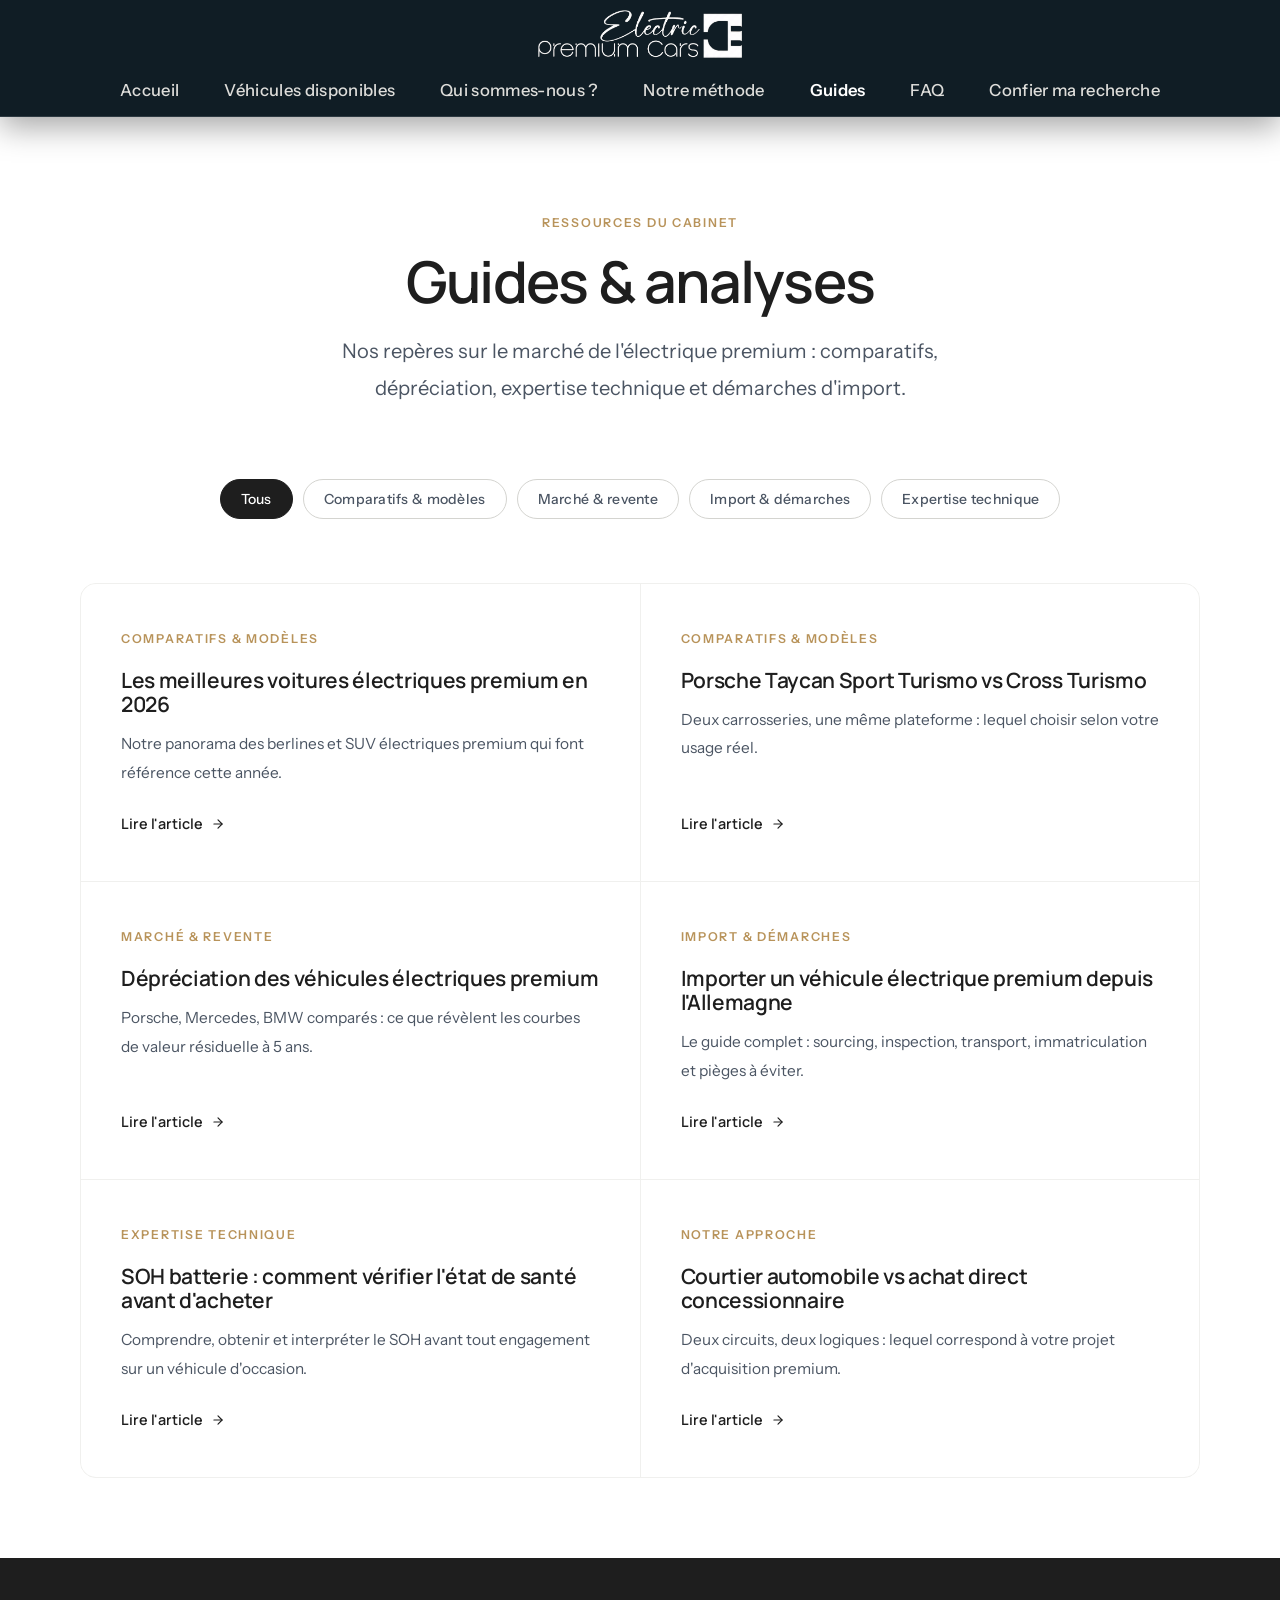
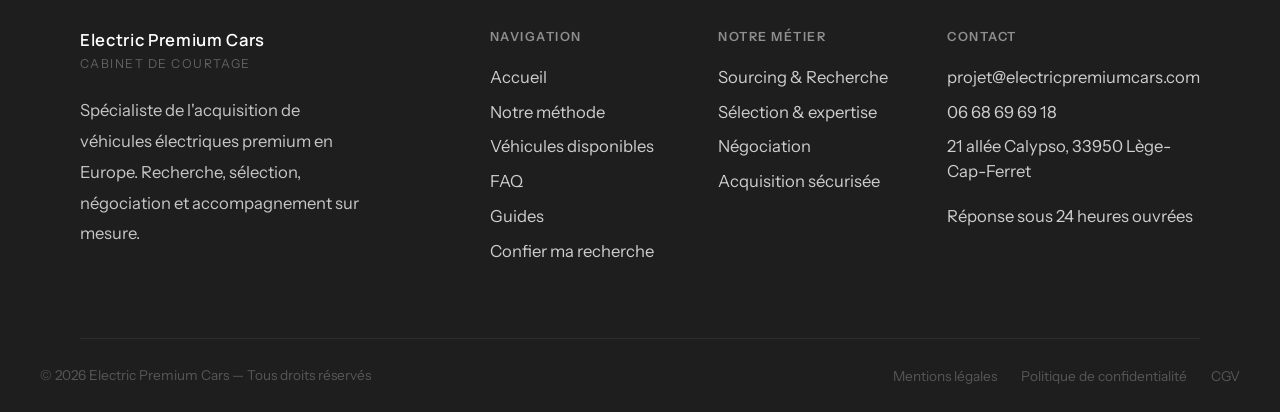
<file: guides.html>
<!DOCTYPE html>
<html lang="fr">
<head>
<!-- Google Analytics -->
<script async src="https://www.googletagmanager.com/gtag/js?id=G-TN90XMGKD0"></script>
<script>
  window.dataLayer = window.dataLayer || [];
  function gtag(){dataLayer.push(arguments);}
  gtag('js', new Date());
  gtag('config', 'G-TN90XMGKD0');
</script>
<meta charset="UTF-8">
  <!-- Favicon -->
  <link rel="icon" type="image/x-icon" href="favicon.ico" />
  <link rel="icon" type="image/png" sizes="32x32" href="favicon-32.png" />
  <link rel="icon" type="image/png" sizes="16x16" href="favicon-16.png" />
  <link rel="icon" type="image/png" sizes="192x192" href="favicon-192.png" />
  <link rel="apple-touch-icon" sizes="180x180" href="apple-touch-icon.png" />
  <meta property="og:image" content="https://www.electricpremiumcars.fr/favicon-512.png" />
  <meta property="og:image:width" content="512" />
  <meta property="og:image:height" content="512" />
<meta name="viewport" content="width=device-width, initial-scale=1.0">
<title>Guides — Electric Premium Cars</title>
<link rel="stylesheet" href="style.css?v=5">
<style>
  /* ─── GUIDES — composants spécifiques à cette page ───
     Construits avec les tokens existants du design system
     (voir style.css : palette, --font-head, --font-body, --radius, --ease) */

  .guides-hero {
    padding-top: calc(var(--nav-h) + 72px);
  }

  .guides__filters {
    display: flex;
    justify-content: center;
    gap: 10px;
    flex-wrap: wrap;
    margin-bottom: 64px;
  }

  .guides__filter-btn {
    font-family: var(--font-body);
    font-size: 0.8rem;
    font-weight: 500;
    letter-spacing: 0.02em;
    color: var(--grey-text);
    background: var(--white);
    border: 1px solid var(--grey-mid);
    border-radius: 100px;
    padding: 10px 20px;
    transition: all 0.2s var(--ease);
  }

  .guides__filter-btn:hover {
    border-color: var(--anthracite);
    color: var(--anthracite);
  }

  .guides__filter-btn.active {
    background: var(--anthracite);
    border-color: var(--anthracite);
    color: var(--white);
  }

  .guides__grid {
    display: grid;
    grid-template-columns: repeat(2, 1fr);
    gap: 1px;
    background: var(--grey-light);
    border: 1px solid var(--grey-light);
    border-radius: var(--radius-lg);
    overflow: hidden;
  }

  .guide-card {
    background: var(--white);
    padding: 44px 40px;
    transition: background 0.2s var(--ease);
    display: flex;
    flex-direction: column;
  }

  .guide-card:hover {
    background: var(--off-white);
  }

  .guide-card .label {
    margin-bottom: 18px;
  }

  .guide-card h3 {
    font-size: 1.2rem;
    margin-bottom: 14px;
  }

  .guide-card p {
    font-size: 0.88rem;
    margin-bottom: 24px;
    flex: 1;
  }

  .guide-card__link {
    display: inline-flex;
    align-items: center;
    gap: 8px;
    font-family: var(--font-head);
    font-size: 0.82rem;
    font-weight: 600;
    color: var(--anthracite);
    transition: color 0.2s var(--ease), gap 0.2s var(--ease);
  }

  .guide-card:hover .guide-card__link {
    color: var(--blue-elec);
    gap: 12px;
  }

  .guide-card__link svg {
    flex-shrink: 0;
  }

  @media (max-width: 768px) {
    .guides__grid { grid-template-columns: 1fr; border-radius: var(--radius); }
    .guide-card { padding: 36px 28px; }
  }
</style>
</head>
<body>

<nav class="nav" id="nav" role="navigation" aria-label="Navigation principale">
    <div class="nav__inner">
      <a href="index.html" class="nav__logo" aria-label="Electric Premium Cars — Accueil">
        <img src="logo-dark.png" alt="Electric Premium Cars" class="nav__logo-img nav__logo-dark" />
        <img src="logo-light.png" alt="Electric Premium Cars" class="nav__logo-img nav__logo-light" />
      </a>



      <ul class="nav__links" role="list">
        <li><a href="index.html">Accueil</a></li>
        <li><a href="vehicules-demandes.html">Véhicules disponibles</a></li>
        <li><a href="index.html#qui-sommes-nous">Qui sommes-nous ?</a></li>
        <li><a href="index.html#methode">Notre méthode</a></li>
        <li><a href="guides.html" class="active" aria-current="page">Guides</a></li>
        <li><a href="faq.html">FAQ</a></li>
        <li><a href="confier-ma-recherche.html">Confier ma recherche</a></li>
      </ul>



      <button class="nav__burger" id="burger" aria-label="Ouvrir le menu" aria-expanded="false">
        <span></span><span></span><span></span>
      </button>
    </div>

    <div class="nav__mobile" id="mobileMenu" aria-hidden="true">
      <a href="index.html">Accueil</a>
      <a href="vehicules-demandes.html">Véhicules disponibles</a>
      <a href="index.html#qui-sommes-nous">Qui sommes-nous ?</a>
      <a href="index.html#methode">Notre méthode</a>
      <a href="guides.html">Guides</a>
      <a href="faq.html">FAQ</a>
      <a href="confier-ma-recherche.html">Confier ma recherche</a>
      <a href="confier-ma-recherche.html" class="btn btn--primary" style="margin-top:8px; text-align:center;">Confier ma recherche</a>
    </div>
  </nav>

<section class="guides-hero section--sm">
  <div class="container">
    <div class="section__head--center">
      <span class="label">Ressources du cabinet</span>
      <h1 class="section__title">Guides & analyses</h1>
      <p class="section__sub" style="margin: 0 auto;">
        Nos repères sur le marché de l'électrique premium : comparatifs, dépréciation, expertise technique et démarches d'import.
      </p>
    </div>

    <div class="guides__filters" id="guidesFilters">
      <button class="guides__filter-btn active" data-filter="all">Tous</button>
      <button class="guides__filter-btn" data-filter="comparatifs">Comparatifs & modèles</button>
      <button class="guides__filter-btn" data-filter="marche">Marché & revente</button>
      <button class="guides__filter-btn" data-filter="import">Import & démarches</button>
      <button class="guides__filter-btn" data-filter="expertise">Expertise technique</button>
    </div>

    <div class="guides__grid" id="guidesGrid">

      <a class="guide-card" href="meilleures-voitures-electriques-premium-2026.html" data-category="comparatifs">
        <span class="label">Comparatifs & modèles</span>
        <h3>Les meilleures voitures électriques premium en 2026</h3>
        <p>Notre panorama des berlines et SUV électriques premium qui font référence cette année.</p>
        <span class="guide-card__link">
          Lire l'article
          <svg width="14" height="14" viewBox="0 0 24 24" fill="none" stroke="currentColor" stroke-width="2" stroke-linecap="round" stroke-linejoin="round"><line x1="5" y1="12" x2="19" y2="12"></line><polyline points="12 5 19 12 12 19"></polyline></svg>
        </span>
      </a>

      <a class="guide-card" href="taycan-sport-turismo-vs-cross-turismo.html" data-category="comparatifs">
        <span class="label">Comparatifs & modèles</span>
        <h3>Porsche Taycan Sport Turismo vs Cross Turismo</h3>
        <p>Deux carrosseries, une même plateforme : lequel choisir selon votre usage réel.</p>
        <span class="guide-card__link">
          Lire l'article
          <svg width="14" height="14" viewBox="0 0 24 24" fill="none" stroke="currentColor" stroke-width="2" stroke-linecap="round" stroke-linejoin="round"><line x1="5" y1="12" x2="19" y2="12"></line><polyline points="12 5 19 12 12 19"></polyline></svg>
        </span>
      </a>

      <a class="guide-card" href="depreciation-vehicules-electriques-premium.html" data-category="marche">
        <span class="label">Marché & revente</span>
        <h3>Dépréciation des véhicules électriques premium</h3>
        <p>Porsche, Mercedes, BMW comparés : ce que révèlent les courbes de valeur résiduelle à 5 ans.</p>
        <span class="guide-card__link">
          Lire l'article
          <svg width="14" height="14" viewBox="0 0 24 24" fill="none" stroke="currentColor" stroke-width="2" stroke-linecap="round" stroke-linejoin="round"><line x1="5" y1="12" x2="19" y2="12"></line><polyline points="12 5 19 12 12 19"></polyline></svg>
        </span>
      </a>

      <a class="guide-card" href="importer-vehicule-electrique-allemagne.html" data-category="import">
        <span class="label">Import & démarches</span>
        <h3>Importer un véhicule électrique premium depuis l'Allemagne</h3>
        <p>Le guide complet : sourcing, inspection, transport, immatriculation et pièges à éviter.</p>
        <span class="guide-card__link">
          Lire l'article
          <svg width="14" height="14" viewBox="0 0 24 24" fill="none" stroke="currentColor" stroke-width="2" stroke-linecap="round" stroke-linejoin="round"><line x1="5" y1="12" x2="19" y2="12"></line><polyline points="12 5 19 12 12 19"></polyline></svg>
        </span>
      </a>

      <a class="guide-card" href="soh-batterie-verifier-etat-sante.html" data-category="expertise">
        <span class="label">Expertise technique</span>
        <h3>SOH batterie : comment vérifier l'état de santé avant d'acheter</h3>
        <p>Comprendre, obtenir et interpréter le SOH avant tout engagement sur un véhicule d'occasion.</p>
        <span class="guide-card__link">
          Lire l'article
          <svg width="14" height="14" viewBox="0 0 24 24" fill="none" stroke="currentColor" stroke-width="2" stroke-linecap="round" stroke-linejoin="round"><line x1="5" y1="12" x2="19" y2="12"></line><polyline points="12 5 19 12 12 19"></polyline></svg>
        </span>
      </a>

      <a class="guide-card" href="courtier-vs-achat-direct.html" data-category="expertise">
        <span class="label">Notre approche</span>
        <h3>Courtier automobile vs achat direct concessionnaire</h3>
        <p>Deux circuits, deux logiques : lequel correspond à votre projet d'acquisition premium.</p>
        <span class="guide-card__link">
          Lire l'article
          <svg width="14" height="14" viewBox="0 0 24 24" fill="none" stroke="currentColor" stroke-width="2" stroke-linecap="round" stroke-linejoin="round"><line x1="5" y1="12" x2="19" y2="12"></line><polyline points="12 5 19 12 12 19"></polyline></svg>
        </span>
      </a>

    </div>
  </div>
</section>

<footer class="footer" role="contentinfo">
    <div class="container">
      <div class="footer__inner">

        <div class="footer__brand">
          <h3>Electric Premium Cars</h3>
          <span class="footer__brand-sub">Cabinet de courtage</span>
          <p>Spécialiste de l'acquisition de véhicules électriques premium en Europe. Recherche, sélection, négociation et accompagnement sur mesure.</p>
        </div>

        <div class="footer__col">
          <h4>Navigation</h4>
          <a href="index.html">Accueil</a>
          <a href="index.html#methode">Notre méthode</a>
          <a href="vehicules-demandes.html">Véhicules disponibles</a>
          <a href="faq.html">FAQ</a>
          <a href="guides.html">Guides</a>
          <a href="confier-ma-recherche.html">Confier ma recherche</a>
        </div>

        <div class="footer__col">
          <h4>Notre métier</h4>
          <a href="index.html#methode">Sourcing & Recherche</a>
          <a href="index.html#methode">Sélection & expertise</a>
          <a href="index.html#methode">Négociation</a>
          <a href="index.html#methode">Acquisition sécurisée</a>
        </div>

        <div class="footer__col">
          <h4>Contact</h4>
          <a href="mailto:projet@electricpremiumcars.com">projet@electricpremiumcars.com</a>
          <a href="tel:+33668696918">06 68 69 69 18</a>
          <p>21 allée Calypso, 33950 Lège-Cap-Ferret</p>
          <p>Réponse sous 24 heures ouvrées</p>
        </div>

      </div>
    </div>

    <div class="footer__bottom">
      <p>© 2026 Electric Premium Cars — Tous droits réservés</p>
      <div class="footer__bottom-links">
        <a href="mentions-legales.html">Mentions légales</a>
        <a href="politique-de-confidentialite.html">Politique de confidentialité</a>
        <a href="cgv.html">CGV</a>
      </div>
    </div>
  </footer>



  <script src="main.js"></script>
</body>
</html>
</file>
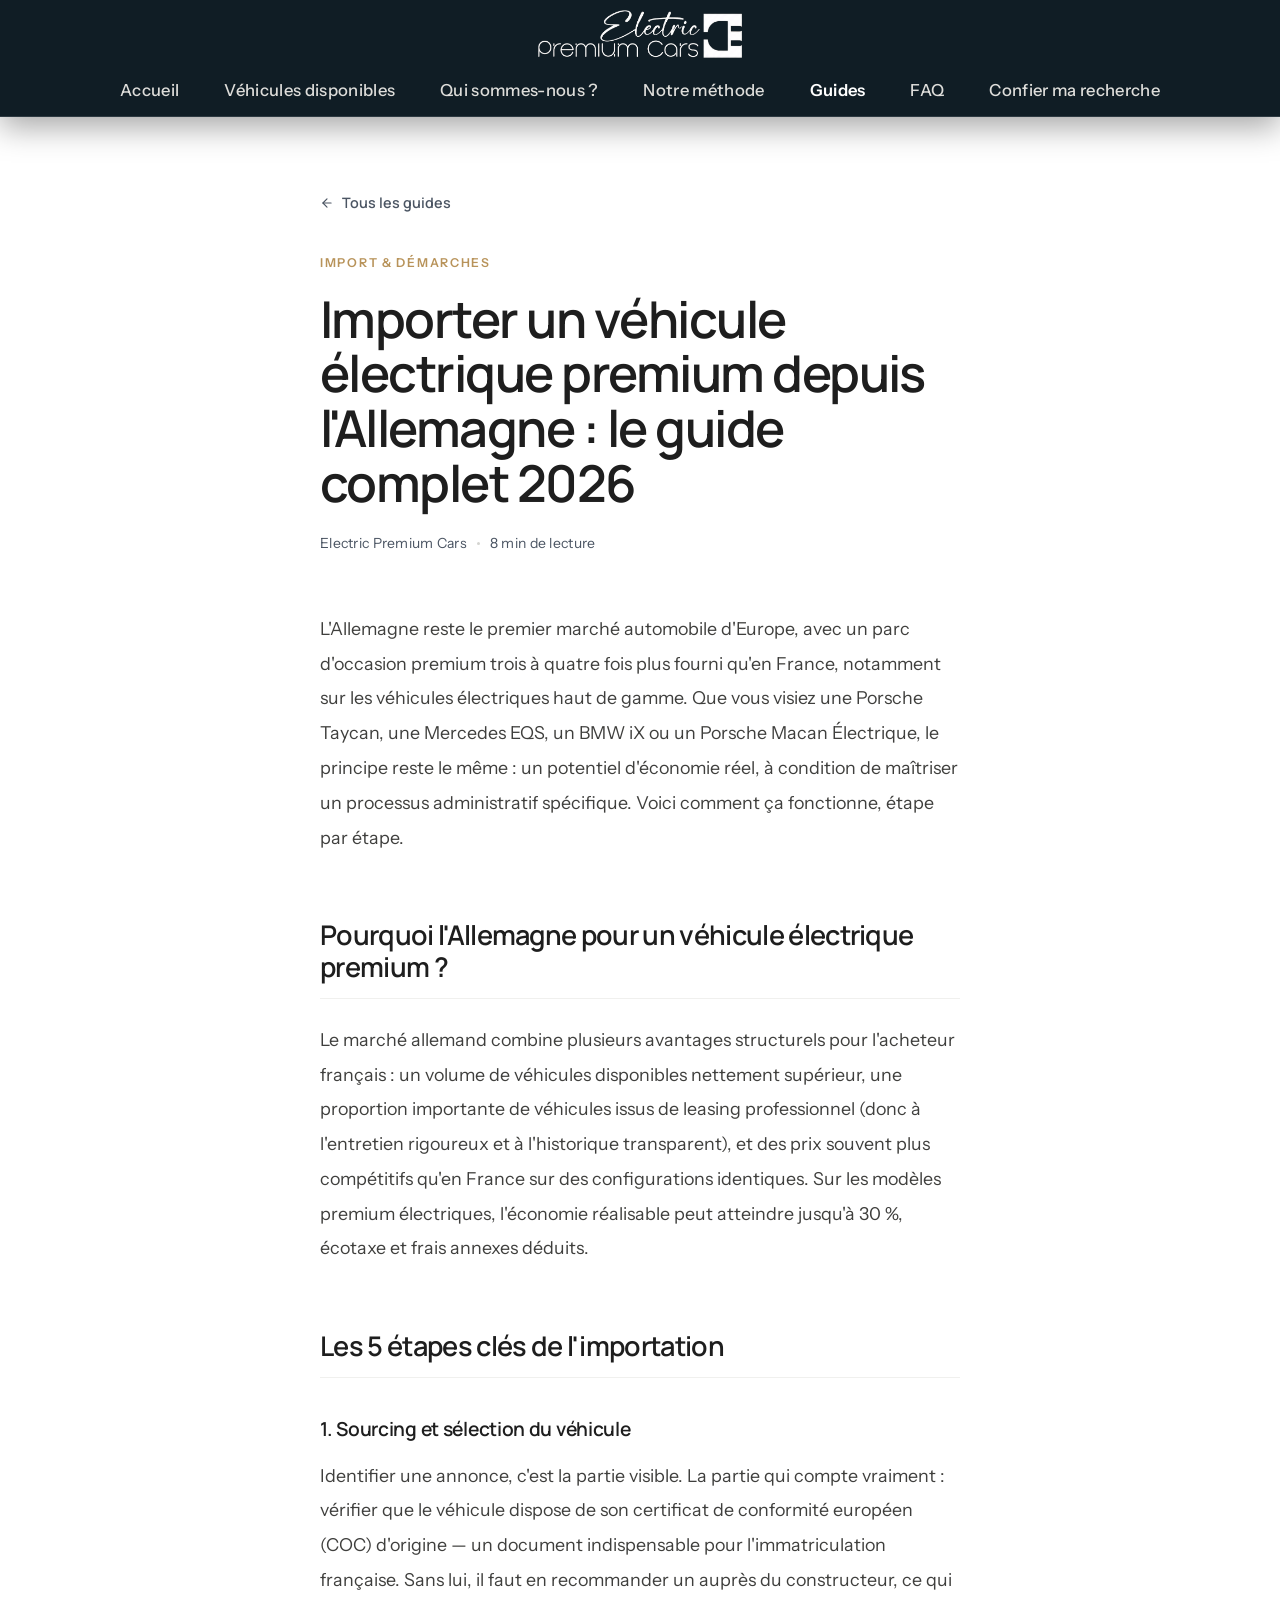
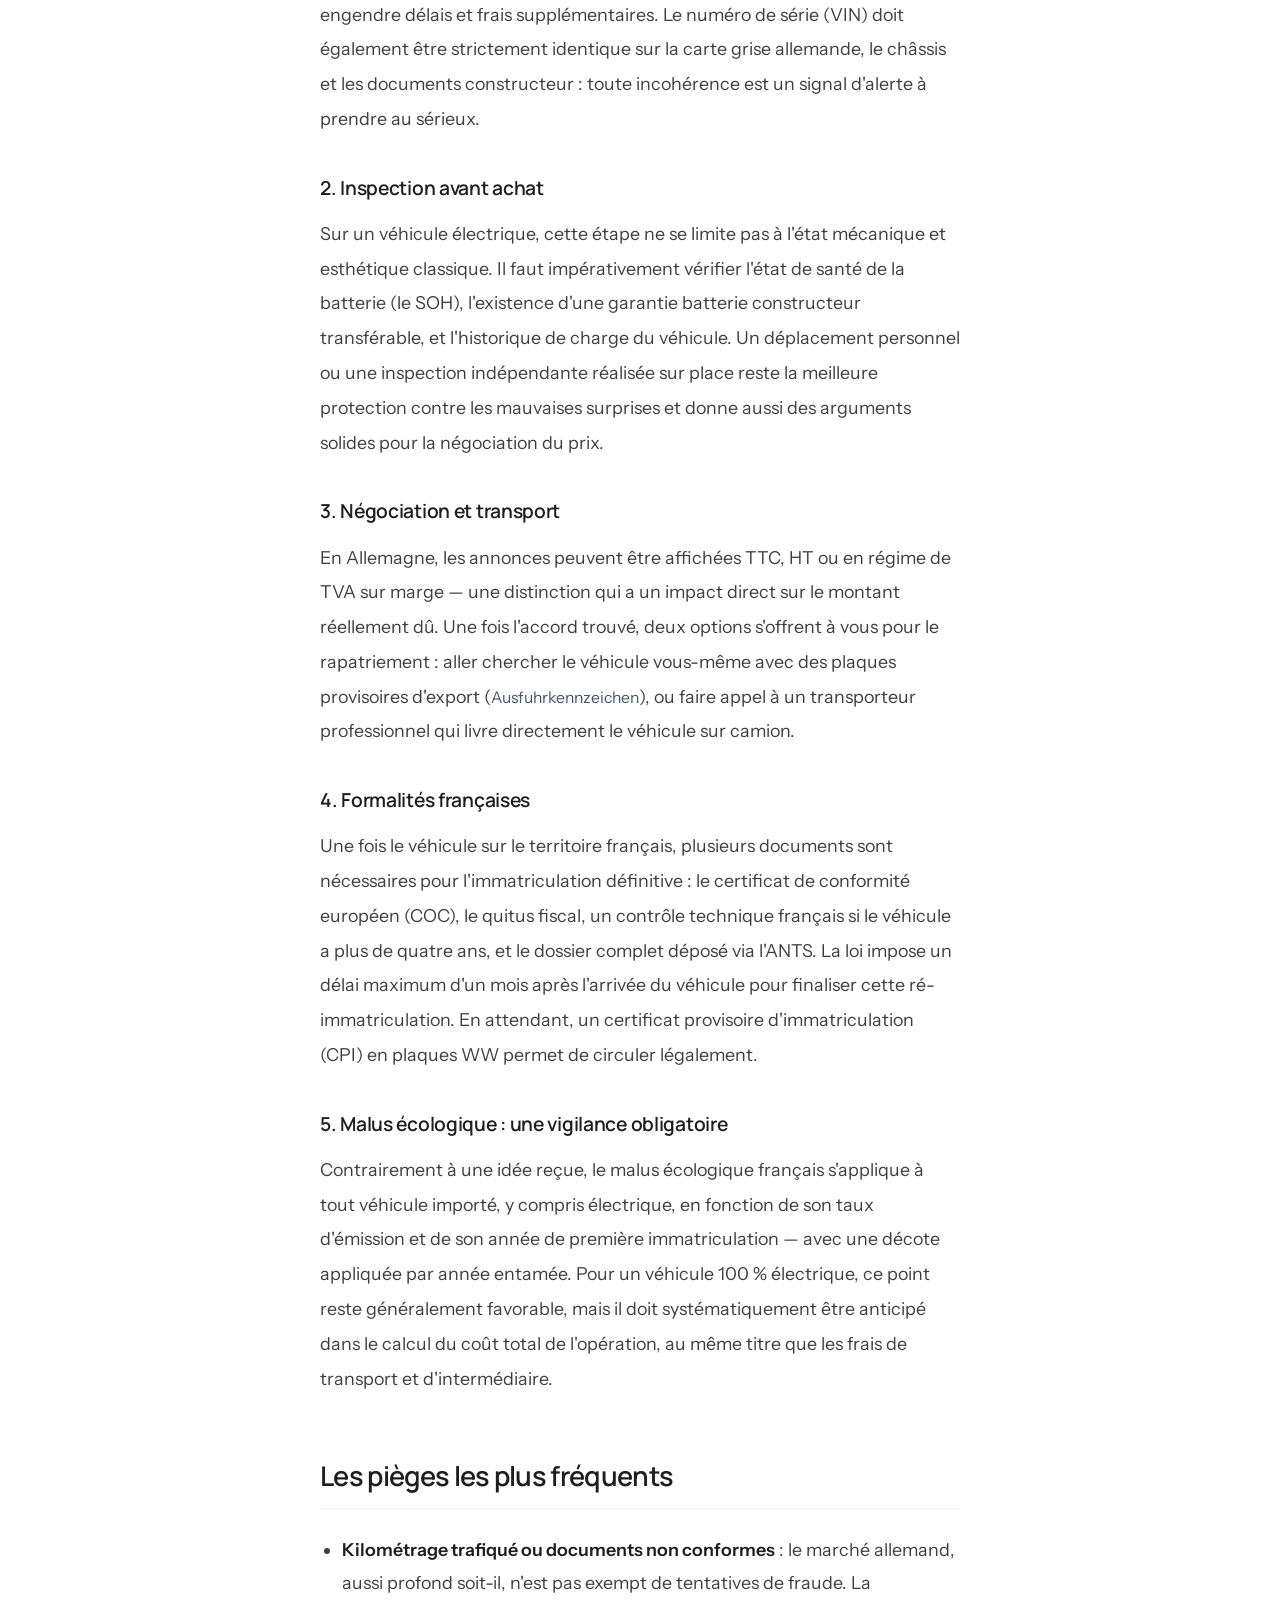
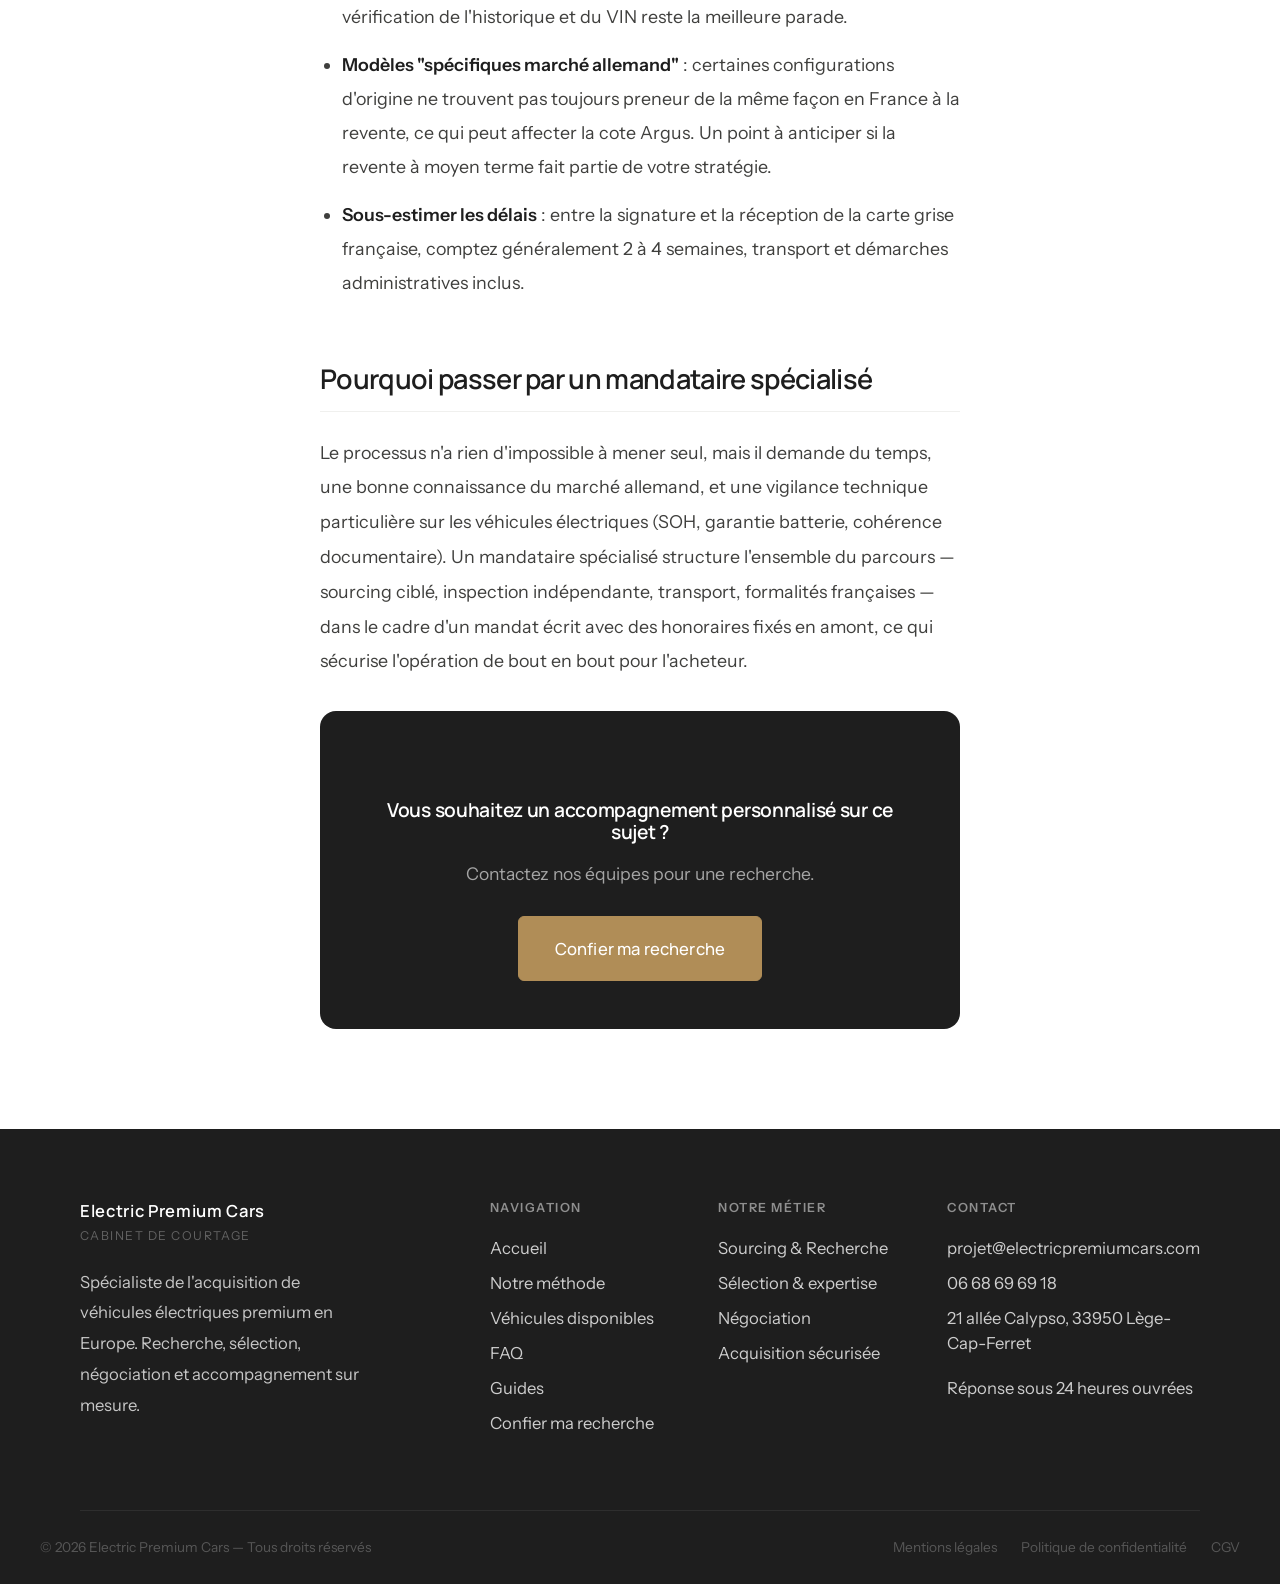
<file: importer-vehicule-electrique-allemagne.html>
<!DOCTYPE html>
<html lang="fr">
<head>
<!-- Google Analytics -->
<script async src="https://www.googletagmanager.com/gtag/js?id=G-TN90XMGKD0"></script>
<script>
  window.dataLayer = window.dataLayer || [];
  function gtag(){dataLayer.push(arguments);}
  gtag('js', new Date());
  gtag('config', 'G-TN90XMGKD0');
</script>
<meta charset="UTF-8">
  <!-- Favicon -->
  <link rel="icon" type="image/x-icon" href="favicon.ico" />
  <link rel="icon" type="image/png" sizes="32x32" href="favicon-32.png" />
  <link rel="icon" type="image/png" sizes="16x16" href="favicon-16.png" />
  <link rel="icon" type="image/png" sizes="192x192" href="favicon-192.png" />
  <link rel="apple-touch-icon" sizes="180x180" href="apple-touch-icon.png" />
  <meta property="og:image" content="https://www.electricpremiumcars.fr/favicon-512.png" />
  <meta property="og:image:width" content="512" />
  <meta property="og:image:height" content="512" />
<meta name="viewport" content="width=device-width, initial-scale=1.0">
<title>Importer un véhicule électrique premium depuis l'Allemagne — Electric Premium Cars</title>
<meta name="description" content="Guide complet 2026 pour importer un véhicule électrique premium depuis l'Allemagne : sourcing, inspection, transport, immatriculation.">
<link rel="stylesheet" href="style.css?v=5">
<style>
  /* ─── ARTICLE — composants spécifiques, construits avec les tokens existants ─── */

  .article-back {
    padding-top: calc(var(--nav-h) + 48px);
  }

  .article-back__inner {
    max-width: 720px;
    margin: 0 auto;
    padding: 0 40px;
  }

  .article-back a {
    display: inline-flex;
    align-items: center;
    gap: 8px;
    font-family: var(--font-head);
    font-size: 0.82rem;
    font-weight: 600;
    color: var(--grey-text);
    transition: color 0.2s var(--ease);
  }

  .article-back a:hover { color: var(--blue-elec); }

  .article-hero {
    padding: 32px 0 56px;
  }

  .article-hero__inner {
    max-width: 720px;
    margin: 0 auto;
    padding: 0 40px;
  }

  .article-hero h1 {
    font-size: clamp(2rem, 4vw, 2.9rem);
    margin: 18px 0 20px;
  }

  .article-meta {
    display: flex;
    align-items: center;
    gap: 10px;
    font-family: var(--font-body);
    font-size: 0.8rem;
    color: var(--grey-text);
    letter-spacing: 0.02em;
  }

  .article-meta__dot {
    width: 3px;
    height: 3px;
    border-radius: 50%;
    background: var(--grey-mid);
  }

  .article-body {
    max-width: 720px;
    margin: 0 auto;
    padding: 0 40px 100px;
  }

  .article-body p {
    color: #3f3f3d;
    font-size: 1.02rem;
    line-height: 1.95;
    margin-bottom: 32px;
  }

  .article-body h2 {
    font-size: 1.55rem;
    margin: 64px 0 24px;
    padding-bottom: 16px;
    border-bottom: 1px solid var(--grey-light);
  }

  .article-body h3 {
    font-size: 1.1rem;
    margin: 40px 0 18px;
  }

  .article-body ul, .article-body ol {
    margin: 0 0 32px;
    padding-left: 22px;
  }

  .article-body ul { list-style: disc; }
  .article-body ol { list-style: decimal; }

  .article-body li {
    color: #3f3f3d;
    font-size: 1.02rem;
    line-height: 1.9;
    margin-bottom: 14px;
  }

  .article-body strong {
    color: var(--anthracite);
    font-weight: 600;
  }

  .article-body table {
    width: 100%;
    border-collapse: collapse;
    margin: 8px 0 32px;
    font-size: 0.9rem;
  }

  .article-body th {
    text-align: left;
    font-family: var(--font-head);
    font-weight: 600;
    font-size: 0.78rem;
    letter-spacing: 0.04em;
    text-transform: uppercase;
    color: var(--grey-text);
    padding: 12px 16px;
    border-bottom: 1px solid var(--grey-mid);
  }

  .article-body td {
    padding: 14px 16px;
    border-bottom: 1px solid var(--grey-light);
    color: var(--anthracite);
  }

  .article-body em {
    color: var(--grey-text);
    font-style: normal;
    font-size: 0.9rem;
  }

  .article-cta {
    background: var(--anthracite);
    border-radius: var(--radius-lg);
    padding: 48px 44px;
    margin-top: 24px;
    text-align: center;
  }

  .article-cta p {
    color: rgba(255,255,255,0.6);
    font-size: 1rem;
    margin-bottom: 24px;
  }

  @media (max-width: 640px) {
    .article-back__inner, .article-hero__inner, .article-body { padding-left: 24px; padding-right: 24px; }
    .article-cta { padding: 36px 24px; }
  }
</style>
</head>
<body>

<nav class="nav" id="nav" role="navigation" aria-label="Navigation principale">
    <div class="nav__inner">
      <a href="index.html" class="nav__logo" aria-label="Electric Premium Cars — Accueil">
        <img src="logo-dark.png" alt="Electric Premium Cars" class="nav__logo-img nav__logo-dark" />
        <img src="logo-light.png" alt="Electric Premium Cars" class="nav__logo-img nav__logo-light" />
      </a>

      <ul class="nav__links" role="list">
        <li><a href="index.html">Accueil</a></li>
        <li><a href="vehicules-demandes.html">Véhicules disponibles</a></li>
        <li><a href="index.html#qui-sommes-nous">Qui sommes-nous ?</a></li>
        <li><a href="index.html#methode">Notre méthode</a></li>
        <li><a href="guides.html" class="active" aria-current="page">Guides</a></li>
        <li><a href="faq.html">FAQ</a></li>
        <li><a href="confier-ma-recherche.html">Confier ma recherche</a></li>
      </ul>

      <button class="nav__burger" id="burger" aria-label="Ouvrir le menu" aria-expanded="false">
        <span></span><span></span><span></span>
      </button>
    </div>

    <div class="nav__mobile" id="mobileMenu" aria-hidden="true">
      <a href="index.html">Accueil</a>
      <a href="vehicules-demandes.html">Véhicules disponibles</a>
      <a href="index.html#qui-sommes-nous">Qui sommes-nous ?</a>
      <a href="index.html#methode">Notre méthode</a>
      <a href="guides.html">Guides</a>
      <a href="faq.html">FAQ</a>
      <a href="confier-ma-recherche.html">Confier ma recherche</a>
      <a href="confier-ma-recherche.html" class="btn btn--primary" style="margin-top:8px; text-align:center;">Confier ma recherche</a>
    </div>
  </nav>

<div class="article-back">
  <div class="article-back__inner">
    <a href="guides.html"><svg width="14" height="14" viewBox="0 0 24 24" fill="none" stroke="currentColor" stroke-width="2" stroke-linecap="round" stroke-linejoin="round"><line x1="19" y1="12" x2="5" y2="12"></line><polyline points="12 19 5 12 12 5"></polyline></svg> Tous les guides</a>
  </div>
</div>

<section class="article-hero">
  <div class="article-hero__inner">
    <span class="label">Import & démarches</span>
    <h1>Importer un véhicule électrique premium depuis l'Allemagne : le guide complet 2026</h1>
    <div class="article-meta">
      <span>Electric Premium Cars</span>
      <span class="article-meta__dot"></span>
      <span>8 min de lecture</span>
    </div>
  </div>
</section>

<article class="article-body">

  <p>L'Allemagne reste le premier marché automobile d'Europe, avec un parc d'occasion premium trois à quatre fois plus fourni qu'en France, notamment sur les véhicules électriques haut de gamme. Que vous visiez une Porsche Taycan, une Mercedes EQS, un BMW iX ou un Porsche Macan Électrique, le principe reste le même : un potentiel d'économie réel, à condition de maîtriser un processus administratif spécifique. Voici comment ça fonctionne, étape par étape.</p>

  <h2>Pourquoi l'Allemagne pour un véhicule électrique premium ?</h2>
  <p>Le marché allemand combine plusieurs avantages structurels pour l'acheteur français : un volume de véhicules disponibles nettement supérieur, une proportion importante de véhicules issus de leasing professionnel (donc à l'entretien rigoureux et à l'historique transparent), et des prix souvent plus compétitifs qu'en France sur des configurations identiques. Sur les modèles premium électriques, l'économie réalisable peut atteindre jusqu'à 30 %, écotaxe et frais annexes déduits.</p>

  <h2>Les 5 étapes clés de l'importation</h2>
  <h3>1. Sourcing et sélection du véhicule</h3>
  <p>Identifier une annonce, c'est la partie visible. La partie qui compte vraiment : vérifier que le véhicule dispose de son certificat de conformité européen (COC) d'origine — un document indispensable pour l'immatriculation française. Sans lui, il faut en recommander un auprès du constructeur, ce qui engendre délais et frais supplémentaires. Le numéro de série (VIN) doit également être strictement identique sur la carte grise allemande, le châssis et les documents constructeur : toute incohérence est un signal d'alerte à prendre au sérieux.</p>
  <h3>2. Inspection avant achat</h3>
  <p>Sur un véhicule électrique, cette étape ne se limite pas à l'état mécanique et esthétique classique. Il faut impérativement vérifier l'état de santé de la batterie (le SOH), l'existence d'une garantie batterie constructeur transférable, et l'historique de charge du véhicule. Un déplacement personnel ou une inspection indépendante réalisée sur place reste la meilleure protection contre les mauvaises surprises et donne aussi des arguments solides pour la négociation du prix.</p>
  <h3>3. Négociation et transport</h3>
  <p>En Allemagne, les annonces peuvent être affichées TTC, HT ou en régime de TVA sur marge — une distinction qui a un impact direct sur le montant réellement dû. Une fois l'accord trouvé, deux options s'offrent à vous pour le rapatriement : aller chercher le véhicule vous-même avec des plaques provisoires d'export (<em>Ausfuhrkennzeichen</em>), ou faire appel à un transporteur professionnel qui livre directement le véhicule sur camion.</p>
  <h3>4. Formalités françaises</h3>
  <p>Une fois le véhicule sur le territoire français, plusieurs documents sont nécessaires pour l'immatriculation définitive : le certificat de conformité européen (COC), le quitus fiscal, un contrôle technique français si le véhicule a plus de quatre ans, et le dossier complet déposé via l'ANTS. La loi impose un délai maximum d'un mois après l'arrivée du véhicule pour finaliser cette ré-immatriculation. En attendant, un certificat provisoire d'immatriculation (CPI) en plaques WW permet de circuler légalement.</p>
  <h3>5. Malus écologique : une vigilance obligatoire</h3>
  <p>Contrairement à une idée reçue, le malus écologique français s'applique à tout véhicule importé, y compris électrique, en fonction de son taux d'émission et de son année de première immatriculation — avec une décote appliquée par année entamée. Pour un véhicule 100 % électrique, ce point reste généralement favorable, mais il doit systématiquement être anticipé dans le calcul du coût total de l'opération, au même titre que les frais de transport et d'intermédiaire.</p>

  <h2>Les pièges les plus fréquents</h2>
  <ul>
    <li><strong>Kilométrage trafiqué ou documents non conformes</strong> : le marché allemand, aussi profond soit-il, n'est pas exempt de tentatives de fraude. La vérification de l'historique et du VIN reste la meilleure parade.</li>
    <li><strong>Modèles "spécifiques marché allemand"</strong> : certaines configurations d'origine ne trouvent pas toujours preneur de la même façon en France à la revente, ce qui peut affecter la cote Argus. Un point à anticiper si la revente à moyen terme fait partie de votre stratégie.</li>
    <li><strong>Sous-estimer les délais</strong> : entre la signature et la réception de la carte grise française, comptez généralement 2 à 4 semaines, transport et démarches administratives inclus.</li>
  </ul>

  <h2>Pourquoi passer par un mandataire spécialisé</h2>
  <p>Le processus n'a rien d'impossible à mener seul, mais il demande du temps, une bonne connaissance du marché allemand, et une vigilance technique particulière sur les véhicules électriques (SOH, garantie batterie, cohérence documentaire). Un mandataire spécialisé structure l'ensemble du parcours — sourcing ciblé, inspection indépendante, transport, formalités françaises — dans le cadre d'un mandat écrit avec des honoraires fixés en amont, ce qui sécurise l'opération de bout en bout pour l'acheteur.</p>


  <div class="article-cta">
    <h3 style="color:var(--white); margin-bottom:14px;">Vous souhaitez un accompagnement personnalisé sur ce sujet ?</h3>
    <p>Contactez nos équipes pour une recherche.</p>
    <a href="confier-ma-recherche.html" class="btn btn--blue btn--lg">Confier ma recherche</a>
  </div>
</article>


<footer class="footer" role="contentinfo">
    <div class="container">
      <div class="footer__inner">

        <div class="footer__brand">
          <h3>Electric Premium Cars</h3>
          <span class="footer__brand-sub">Cabinet de courtage</span>
          <p>Spécialiste de l'acquisition de véhicules électriques premium en Europe. Recherche, sélection, négociation et accompagnement sur mesure.</p>
        </div>

        <div class="footer__col">
          <h4>Navigation</h4>
          <a href="index.html">Accueil</a>
          <a href="index.html#methode">Notre méthode</a>
          <a href="vehicules-demandes.html">Véhicules disponibles</a>
          <a href="faq.html">FAQ</a>
          <a href="guides.html">Guides</a>
          <a href="confier-ma-recherche.html">Confier ma recherche</a>
        </div>

        <div class="footer__col">
          <h4>Notre métier</h4>
          <a href="index.html#methode">Sourcing & Recherche</a>
          <a href="index.html#methode">Sélection & expertise</a>
          <a href="index.html#methode">Négociation</a>
          <a href="index.html#methode">Acquisition sécurisée</a>
        </div>

        <div class="footer__col">
          <h4>Contact</h4>
          <a href="mailto:projet@electricpremiumcars.com">projet@electricpremiumcars.com</a>
          <a href="tel:+33668696918">06 68 69 69 18</a>
          <p>21 allée Calypso, 33950 Lège-Cap-Ferret</p>
          <p>Réponse sous 24 heures ouvrées</p>
        </div>

      </div>
    </div>

    <div class="footer__bottom">
      <p>© 2026 Electric Premium Cars — Tous droits réservés</p>
      <div class="footer__bottom-links">
        <a href="mentions-legales.html">Mentions légales</a>
        <a href="politique-de-confidentialite.html">Politique de confidentialité</a>
        <a href="cgv.html">CGV</a>
      </div>
    </div>
  </footer>




  <script src="main.js"></script>
</body>
</html>
</file>
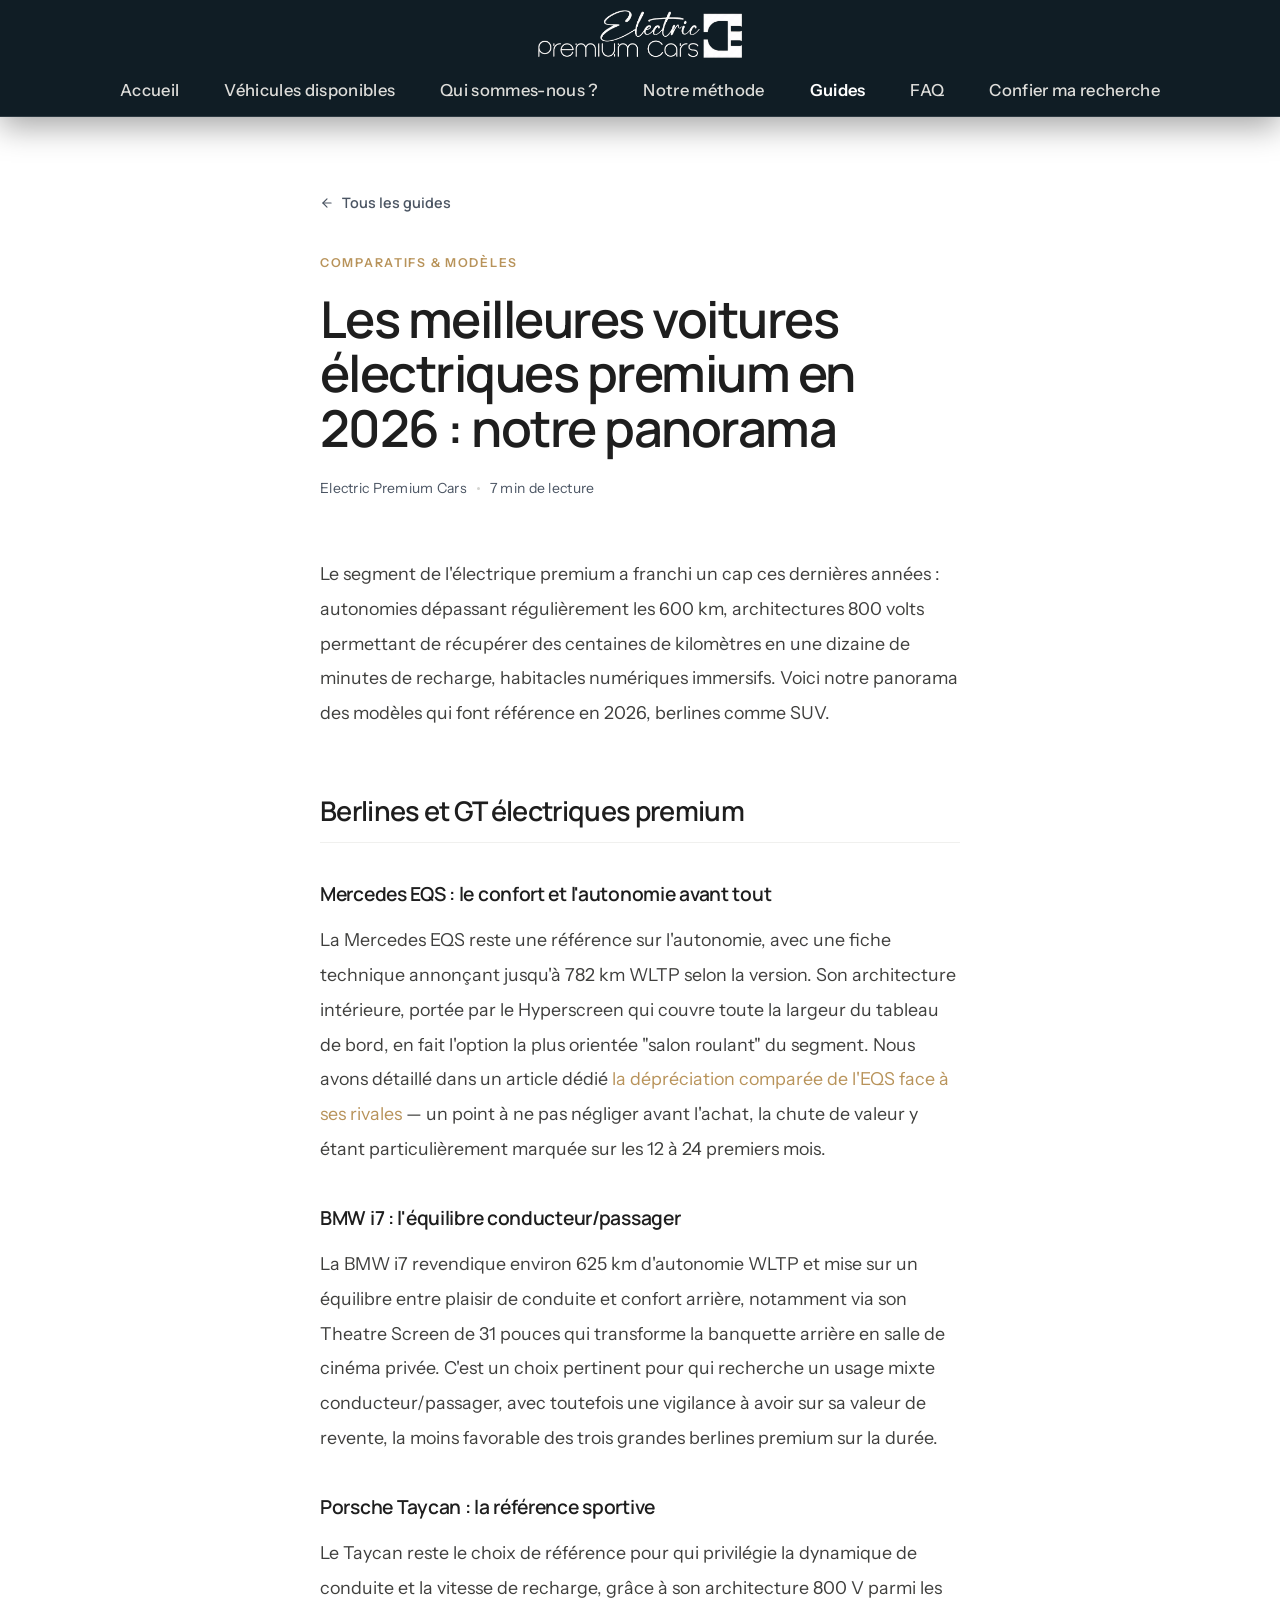
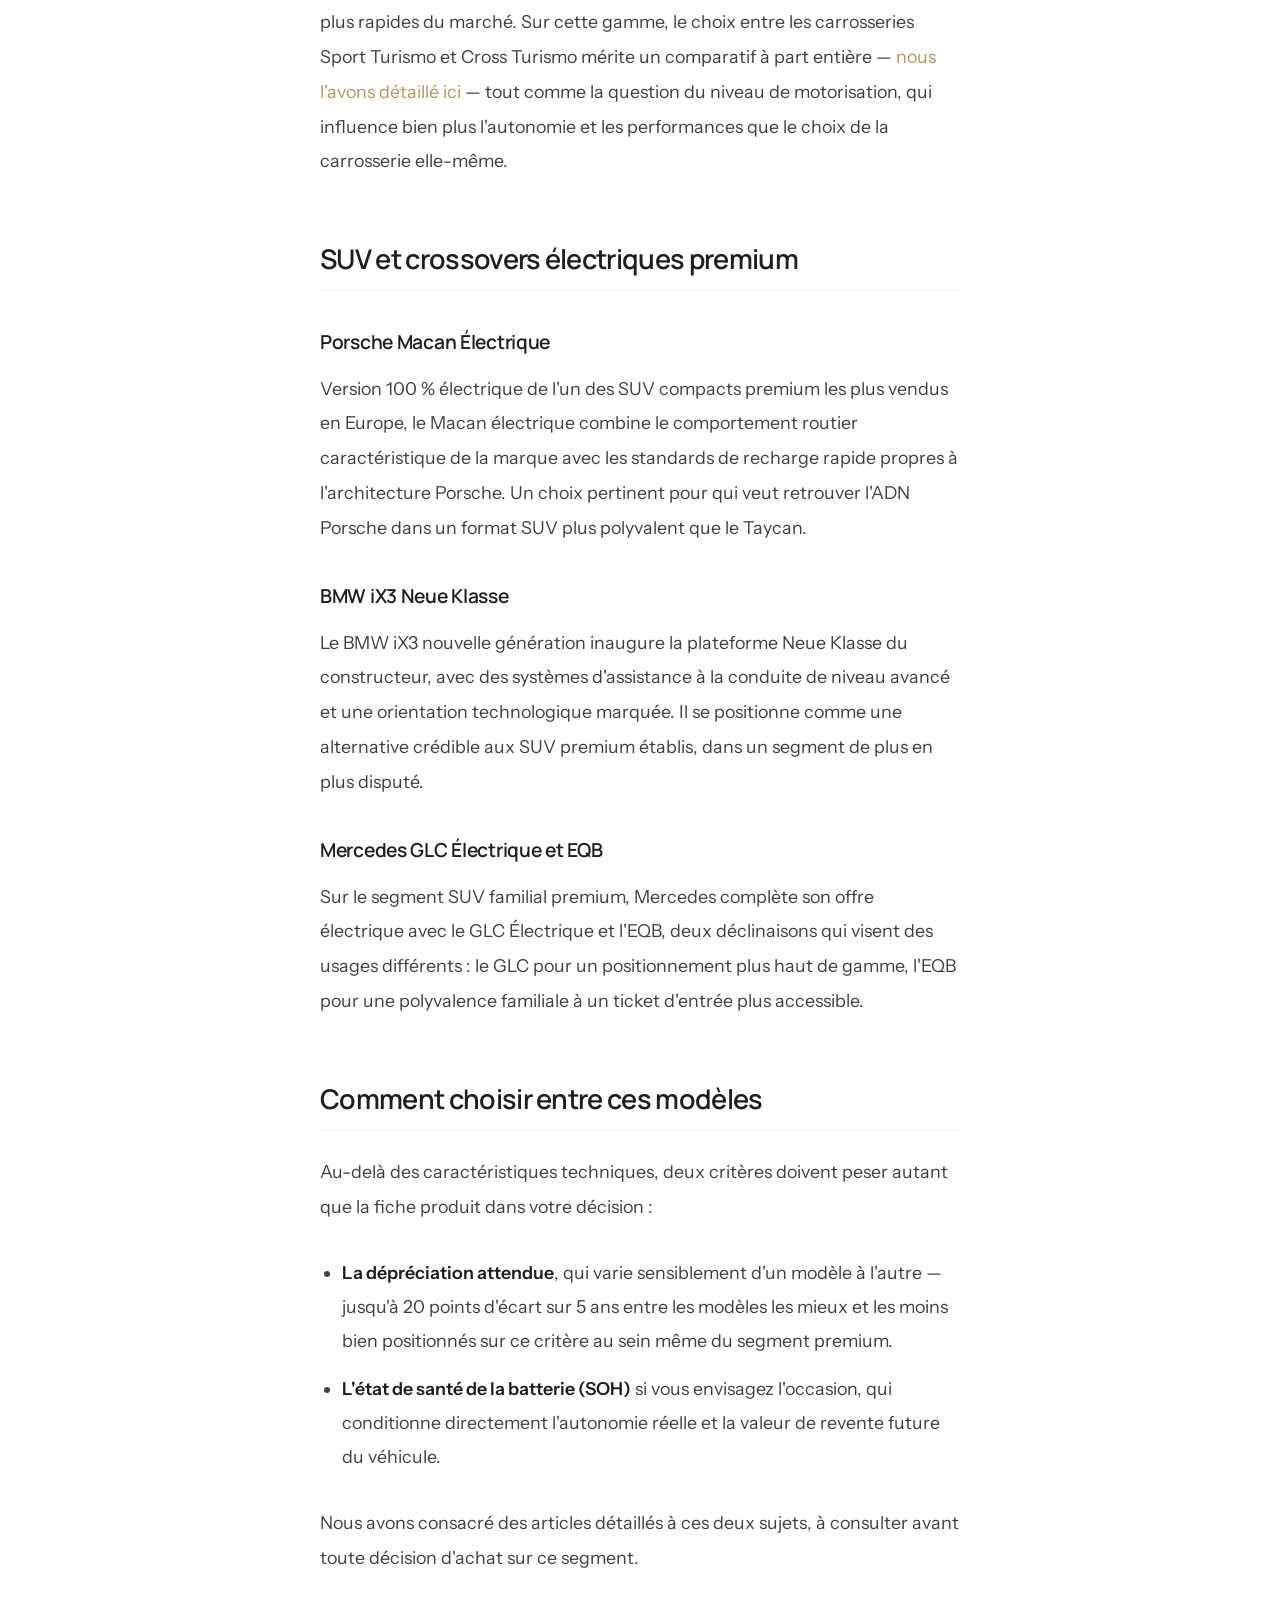
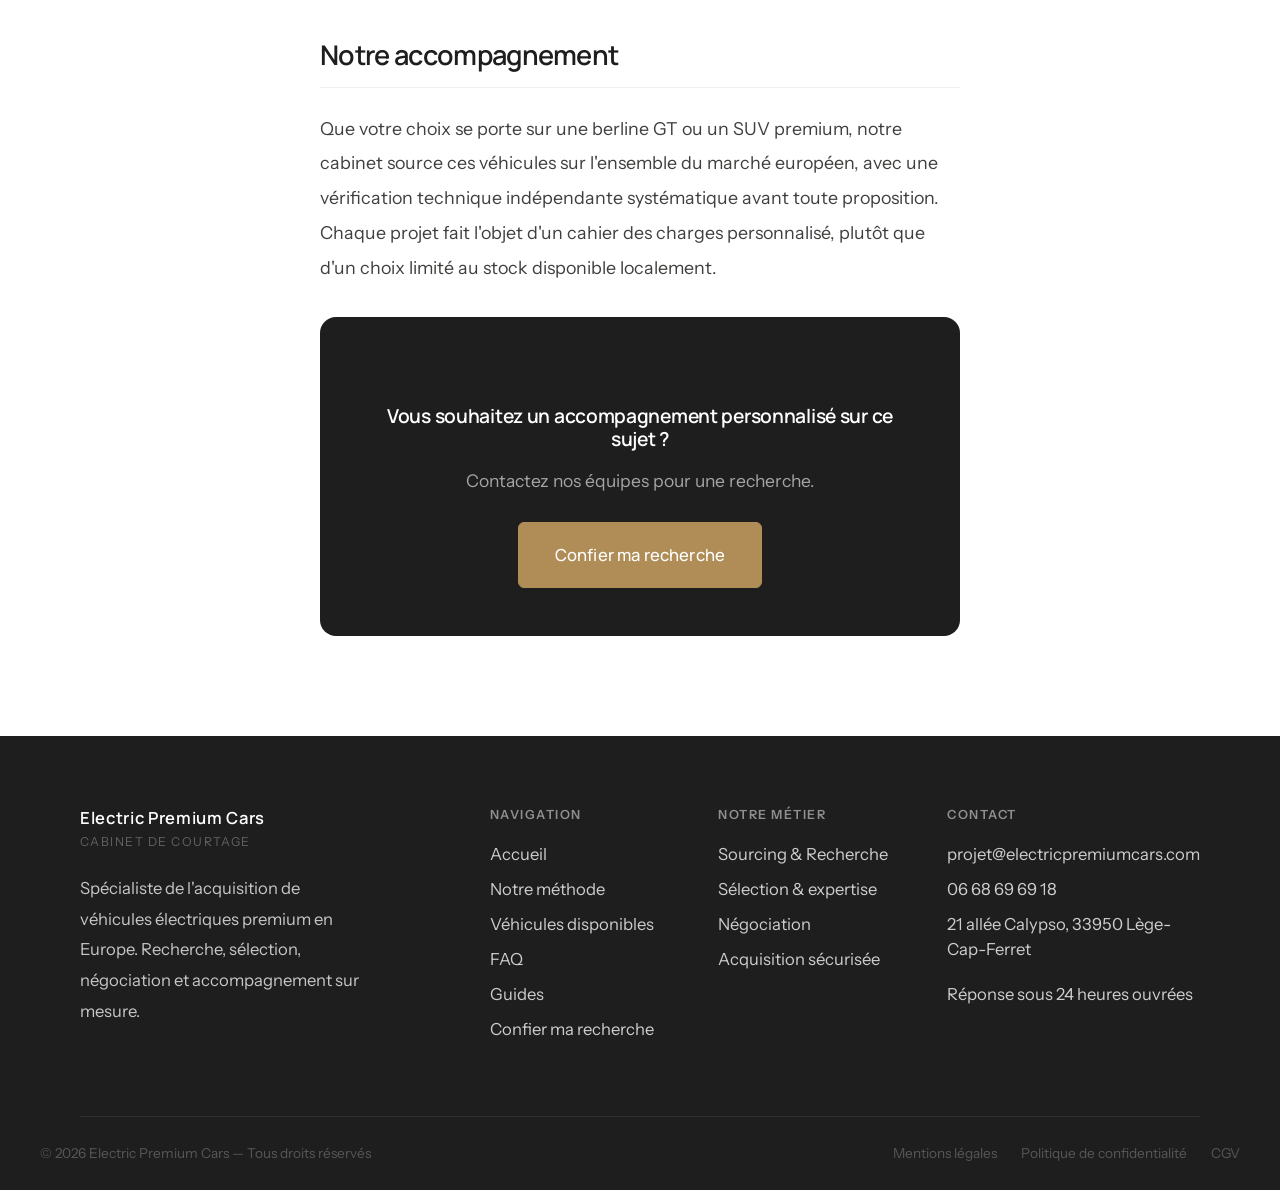
<file: meilleures-voitures-electriques-premium-2026.html>
<!DOCTYPE html>
<html lang="fr">
<head>
<!-- Google Analytics -->
<script async src="https://www.googletagmanager.com/gtag/js?id=G-TN90XMGKD0"></script>
<script>
  window.dataLayer = window.dataLayer || [];
  function gtag(){dataLayer.push(arguments);}
  gtag('js', new Date());
  gtag('config', 'G-TN90XMGKD0');
</script>
<meta charset="UTF-8">
  <!-- Favicon -->
  <link rel="icon" type="image/x-icon" href="favicon.ico" />
  <link rel="icon" type="image/png" sizes="32x32" href="favicon-32.png" />
  <link rel="icon" type="image/png" sizes="16x16" href="favicon-16.png" />
  <link rel="icon" type="image/png" sizes="192x192" href="favicon-192.png" />
  <link rel="apple-touch-icon" sizes="180x180" href="apple-touch-icon.png" />
  <meta property="og:image" content="https://www.electricpremiumcars.fr/favicon-512.png" />
  <meta property="og:image:width" content="512" />
  <meta property="og:image:height" content="512" />
<meta name="viewport" content="width=device-width, initial-scale=1.0">
<title>Les meilleures voitures électriques premium en 2026 — Electric Premium Cars</title>
<meta name="description" content="Panorama 2026 des meilleures voitures électriques premium : Porsche Taycan, Mercedes EQS, BMW i7, Macan Électrique, iX3 et plus.">
<link rel="stylesheet" href="style.css?v=5">
<style>
  /* ─── ARTICLE — composants spécifiques, construits avec les tokens existants ─── */

  .article-back {
    padding-top: calc(var(--nav-h) + 48px);
  }

  .article-back__inner {
    max-width: 720px;
    margin: 0 auto;
    padding: 0 40px;
  }

  .article-back a {
    display: inline-flex;
    align-items: center;
    gap: 8px;
    font-family: var(--font-head);
    font-size: 0.82rem;
    font-weight: 600;
    color: var(--grey-text);
    transition: color 0.2s var(--ease);
  }

  .article-back a:hover { color: var(--blue-elec); }

  .article-hero {
    padding: 32px 0 56px;
  }

  .article-hero__inner {
    max-width: 720px;
    margin: 0 auto;
    padding: 0 40px;
  }

  .article-hero h1 {
    font-size: clamp(2rem, 4vw, 2.9rem);
    margin: 18px 0 20px;
  }

  .article-meta {
    display: flex;
    align-items: center;
    gap: 10px;
    font-family: var(--font-body);
    font-size: 0.8rem;
    color: var(--grey-text);
    letter-spacing: 0.02em;
  }

  .article-meta__dot {
    width: 3px;
    height: 3px;
    border-radius: 50%;
    background: var(--grey-mid);
  }

  .article-body {
    max-width: 720px;
    margin: 0 auto;
    padding: 0 40px 100px;
  }

  .article-body p {
    color: #3f3f3d;
    font-size: 1.02rem;
    line-height: 1.95;
    margin-bottom: 32px;
  }

  .article-body h2 {
    font-size: 1.55rem;
    margin: 64px 0 24px;
    padding-bottom: 16px;
    border-bottom: 1px solid var(--grey-light);
  }

  .article-body h3 {
    font-size: 1.1rem;
    margin: 40px 0 18px;
  }

  .article-body ul, .article-body ol {
    margin: 0 0 32px;
    padding-left: 22px;
  }

  .article-body ul { list-style: disc; }
  .article-body ol { list-style: decimal; }

  .article-body li {
    color: #3f3f3d;
    font-size: 1.02rem;
    line-height: 1.9;
    margin-bottom: 14px;
  }

  .article-body strong {
    color: var(--anthracite);
    font-weight: 600;
  }

  .article-body table {
    width: 100%;
    border-collapse: collapse;
    margin: 8px 0 32px;
    font-size: 0.9rem;
  }

  .article-body th {
    text-align: left;
    font-family: var(--font-head);
    font-weight: 600;
    font-size: 0.78rem;
    letter-spacing: 0.04em;
    text-transform: uppercase;
    color: var(--grey-text);
    padding: 12px 16px;
    border-bottom: 1px solid var(--grey-mid);
  }

  .article-body td {
    padding: 14px 16px;
    border-bottom: 1px solid var(--grey-light);
    color: var(--anthracite);
  }

  .article-body em {
    color: var(--grey-text);
    font-style: normal;
    font-size: 0.9rem;
  }

  .article-cta {
    background: var(--anthracite);
    border-radius: var(--radius-lg);
    padding: 48px 44px;
    margin-top: 24px;
    text-align: center;
  }

  .article-cta p {
    color: rgba(255,255,255,0.6);
    font-size: 1rem;
    margin-bottom: 24px;
  }

  @media (max-width: 640px) {
    .article-back__inner, .article-hero__inner, .article-body { padding-left: 24px; padding-right: 24px; }
    .article-cta { padding: 36px 24px; }
  }
</style>
</head>
<body>

<nav class="nav" id="nav" role="navigation" aria-label="Navigation principale">
    <div class="nav__inner">
      <a href="index.html" class="nav__logo" aria-label="Electric Premium Cars — Accueil">
        <img src="logo-dark.png" alt="Electric Premium Cars" class="nav__logo-img nav__logo-dark" />
        <img src="logo-light.png" alt="Electric Premium Cars" class="nav__logo-img nav__logo-light" />
      </a>



      <ul class="nav__links" role="list">
        <li><a href="index.html">Accueil</a></li>
        <li><a href="vehicules-demandes.html">Véhicules disponibles</a></li>
        <li><a href="index.html#qui-sommes-nous">Qui sommes-nous ?</a></li>
        <li><a href="index.html#methode">Notre méthode</a></li>
        <li><a href="guides.html" class="active" aria-current="page">Guides</a></li>
        <li><a href="faq.html">FAQ</a></li>
        <li><a href="confier-ma-recherche.html">Confier ma recherche</a></li>
      </ul>



      <button class="nav__burger" id="burger" aria-label="Ouvrir le menu" aria-expanded="false">
        <span></span><span></span><span></span>
      </button>
    </div>

    <div class="nav__mobile" id="mobileMenu" aria-hidden="true">
      <a href="index.html">Accueil</a>
      <a href="vehicules-demandes.html">Véhicules disponibles</a>
      <a href="index.html#qui-sommes-nous">Qui sommes-nous ?</a>
      <a href="index.html#methode">Notre méthode</a>
      <a href="guides.html">Guides</a>
      <a href="faq.html">FAQ</a>
      <a href="confier-ma-recherche.html">Confier ma recherche</a>
      <a href="confier-ma-recherche.html" class="btn btn--primary" style="margin-top:8px; text-align:center;">Confier ma recherche</a>
    </div>
  </nav>

<div class="article-back">
  <div class="article-back__inner">
    <a href="guides.html"><svg width="14" height="14" viewBox="0 0 24 24" fill="none" stroke="currentColor" stroke-width="2" stroke-linecap="round" stroke-linejoin="round"><line x1="19" y1="12" x2="5" y2="12"></line><polyline points="12 19 5 12 12 5"></polyline></svg> Tous les guides</a>
  </div>
</div>

<section class="article-hero">
  <div class="article-hero__inner">
    <span class="label">Comparatifs & modèles</span>
    <h1>Les meilleures voitures électriques premium en 2026 : notre panorama</h1>
    <div class="article-meta">
      <span>Electric Premium Cars</span>
      <span class="article-meta__dot"></span>
      <span>7 min de lecture</span>
    </div>
  </div>
</section>

<article class="article-body">

  <p>Le segment de l'électrique premium a franchi un cap ces dernières années : autonomies dépassant régulièrement les 600 km, architectures 800 volts permettant de récupérer des centaines de kilomètres en une dizaine de minutes de recharge, habitacles numériques immersifs. Voici notre panorama des modèles qui font référence en 2026, berlines comme SUV.</p>

  <h2>Berlines et GT électriques premium</h2>
  <h3>Mercedes EQS : le confort et l'autonomie avant tout</h3>
  <p>La Mercedes EQS reste une référence sur l'autonomie, avec une fiche technique annonçant jusqu'à 782 km WLTP selon la version. Son architecture intérieure, portée par le Hyperscreen qui couvre toute la largeur du tableau de bord, en fait l'option la plus orientée "salon roulant" du segment. Nous avons détaillé dans un article dédié <a href="depreciation-vehicules-electriques-premium.html" style="color:var(--blue-elec);">la dépréciation comparée de l'EQS face à ses rivales</a> — un point à ne pas négliger avant l'achat, la chute de valeur y étant particulièrement marquée sur les 12 à 24 premiers mois.</p>
  <h3>BMW i7 : l'équilibre conducteur/passager</h3>
  <p>La BMW i7 revendique environ 625 km d'autonomie WLTP et mise sur un équilibre entre plaisir de conduite et confort arrière, notamment via son Theatre Screen de 31 pouces qui transforme la banquette arrière en salle de cinéma privée. C'est un choix pertinent pour qui recherche un usage mixte conducteur/passager, avec toutefois une vigilance à avoir sur sa valeur de revente, la moins favorable des trois grandes berlines premium sur la durée.</p>
  <h3>Porsche Taycan : la référence sportive</h3>
  <p>Le Taycan reste le choix de référence pour qui privilégie la dynamique de conduite et la vitesse de recharge, grâce à son architecture 800 V parmi les plus rapides du marché. Sur cette gamme, le choix entre les carrosseries Sport Turismo et Cross Turismo mérite un comparatif à part entière — <a href="taycan-sport-turismo-vs-cross-turismo.html" style="color:var(--blue-elec);">nous l'avons détaillé ici</a> — tout comme la question du niveau de motorisation, qui influence bien plus l'autonomie et les performances que le choix de la carrosserie elle-même.</p>

  <h2>SUV et crossovers électriques premium</h2>
  <h3>Porsche Macan Électrique</h3>
  <p>Version 100 % électrique de l'un des SUV compacts premium les plus vendus en Europe, le Macan électrique combine le comportement routier caractéristique de la marque avec les standards de recharge rapide propres à l'architecture Porsche. Un choix pertinent pour qui veut retrouver l'ADN Porsche dans un format SUV plus polyvalent que le Taycan.</p>
  <h3>BMW iX3 Neue Klasse</h3>
  <p>Le BMW iX3 nouvelle génération inaugure la plateforme Neue Klasse du constructeur, avec des systèmes d'assistance à la conduite de niveau avancé et une orientation technologique marquée. Il se positionne comme une alternative crédible aux SUV premium établis, dans un segment de plus en plus disputé.</p>
  <h3>Mercedes GLC Électrique et EQB</h3>
  <p>Sur le segment SUV familial premium, Mercedes complète son offre électrique avec le GLC Électrique et l'EQB, deux déclinaisons qui visent des usages différents : le GLC pour un positionnement plus haut de gamme, l'EQB pour une polyvalence familiale à un ticket d'entrée plus accessible.</p>

  <h2>Comment choisir entre ces modèles</h2>
  <p>Au-delà des caractéristiques techniques, deux critères doivent peser autant que la fiche produit dans votre décision :</p>
  <ul>
    <li><strong>La dépréciation attendue</strong>, qui varie sensiblement d'un modèle à l'autre — jusqu'à 20 points d'écart sur 5 ans entre les modèles les mieux et les moins bien positionnés sur ce critère au sein même du segment premium.</li>
    <li><strong>L'état de santé de la batterie (SOH)</strong> si vous envisagez l'occasion, qui conditionne directement l'autonomie réelle et la valeur de revente future du véhicule.</li>
  </ul>
  <p>Nous avons consacré des articles détaillés à ces deux sujets, à consulter avant toute décision d'achat sur ce segment.</p>

  <h2>Notre accompagnement</h2>
  <p>Que votre choix se porte sur une berline GT ou un SUV premium, notre cabinet source ces véhicules sur l'ensemble du marché européen, avec une vérification technique indépendante systématique avant toute proposition. Chaque projet fait l'objet d'un cahier des charges personnalisé, plutôt que d'un choix limité au stock disponible localement.</p>


  <div class="article-cta">
    <h3 style="color:var(--white); margin-bottom:14px;">Vous souhaitez un accompagnement personnalisé sur ce sujet ?</h3>
    <p>Contactez nos équipes pour une recherche.</p>
    <a href="confier-ma-recherche.html" class="btn btn--blue btn--lg">Confier ma recherche</a>
  </div>
</article>


<footer class="footer" role="contentinfo">
    <div class="container">
      <div class="footer__inner">

        <div class="footer__brand">
          <h3>Electric Premium Cars</h3>
          <span class="footer__brand-sub">Cabinet de courtage</span>
          <p>Spécialiste de l'acquisition de véhicules électriques premium en Europe. Recherche, sélection, négociation et accompagnement sur mesure.</p>
        </div>

        <div class="footer__col">
          <h4>Navigation</h4>
          <a href="index.html">Accueil</a>
          <a href="index.html#methode">Notre méthode</a>
          <a href="vehicules-demandes.html">Véhicules disponibles</a>
          <a href="faq.html">FAQ</a>
          <a href="guides.html">Guides</a>
          <a href="confier-ma-recherche.html">Confier ma recherche</a>
        </div>

        <div class="footer__col">
          <h4>Notre métier</h4>
          <a href="index.html#methode">Sourcing & Recherche</a>
          <a href="index.html#methode">Sélection & expertise</a>
          <a href="index.html#methode">Négociation</a>
          <a href="index.html#methode">Acquisition sécurisée</a>
        </div>

        <div class="footer__col">
          <h4>Contact</h4>
          <a href="mailto:projet@electricpremiumcars.com">projet@electricpremiumcars.com</a>
          <a href="tel:+33668696918">06 68 69 69 18</a>
          <p>21 allée Calypso, 33950 Lège-Cap-Ferret</p>
          <p>Réponse sous 24 heures ouvrées</p>
        </div>

      </div>
    </div>

    <div class="footer__bottom">
      <p>© 2026 Electric Premium Cars — Tous droits réservés</p>
      <div class="footer__bottom-links">
        <a href="mentions-legales.html">Mentions légales</a>
        <a href="politique-de-confidentialite.html">Politique de confidentialité</a>
        <a href="cgv.html">CGV</a>
      </div>
    </div>
  </footer>




  <script src="main.js"></script>
</body>
</html>
</file>
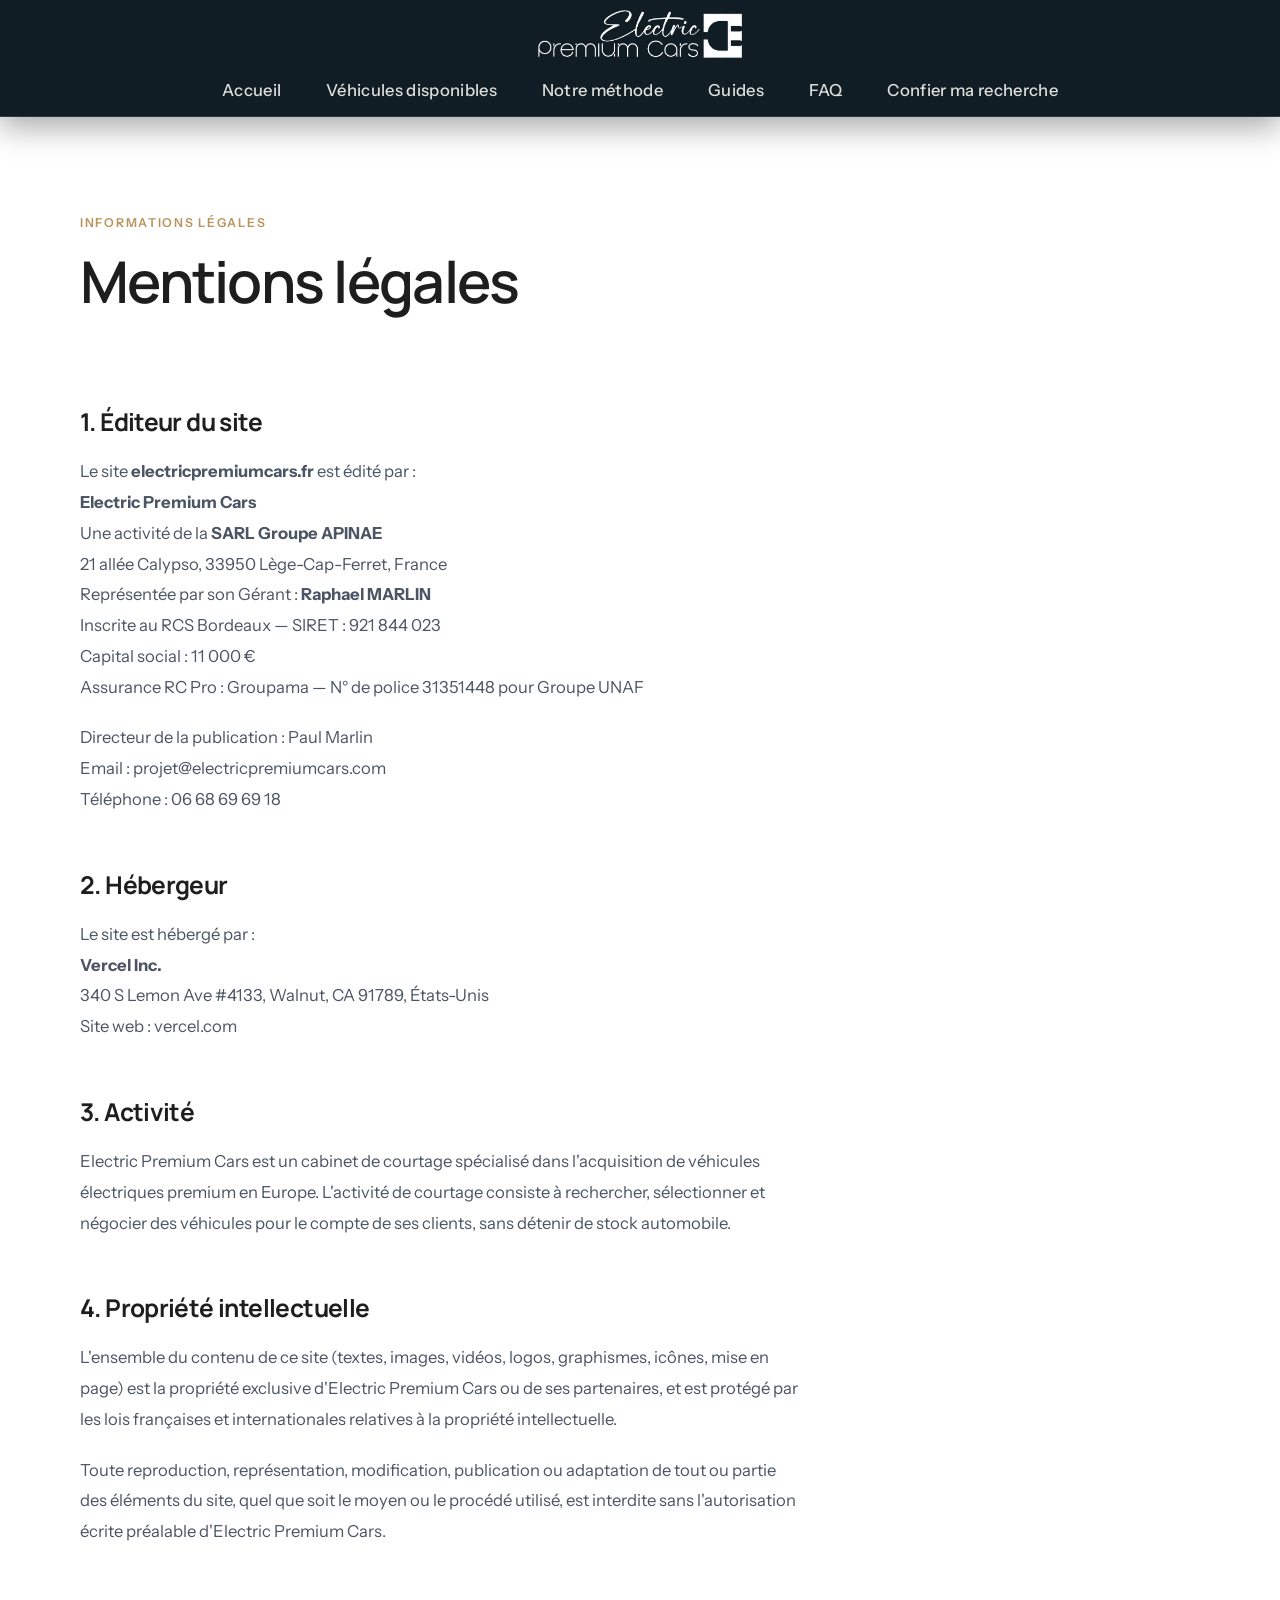
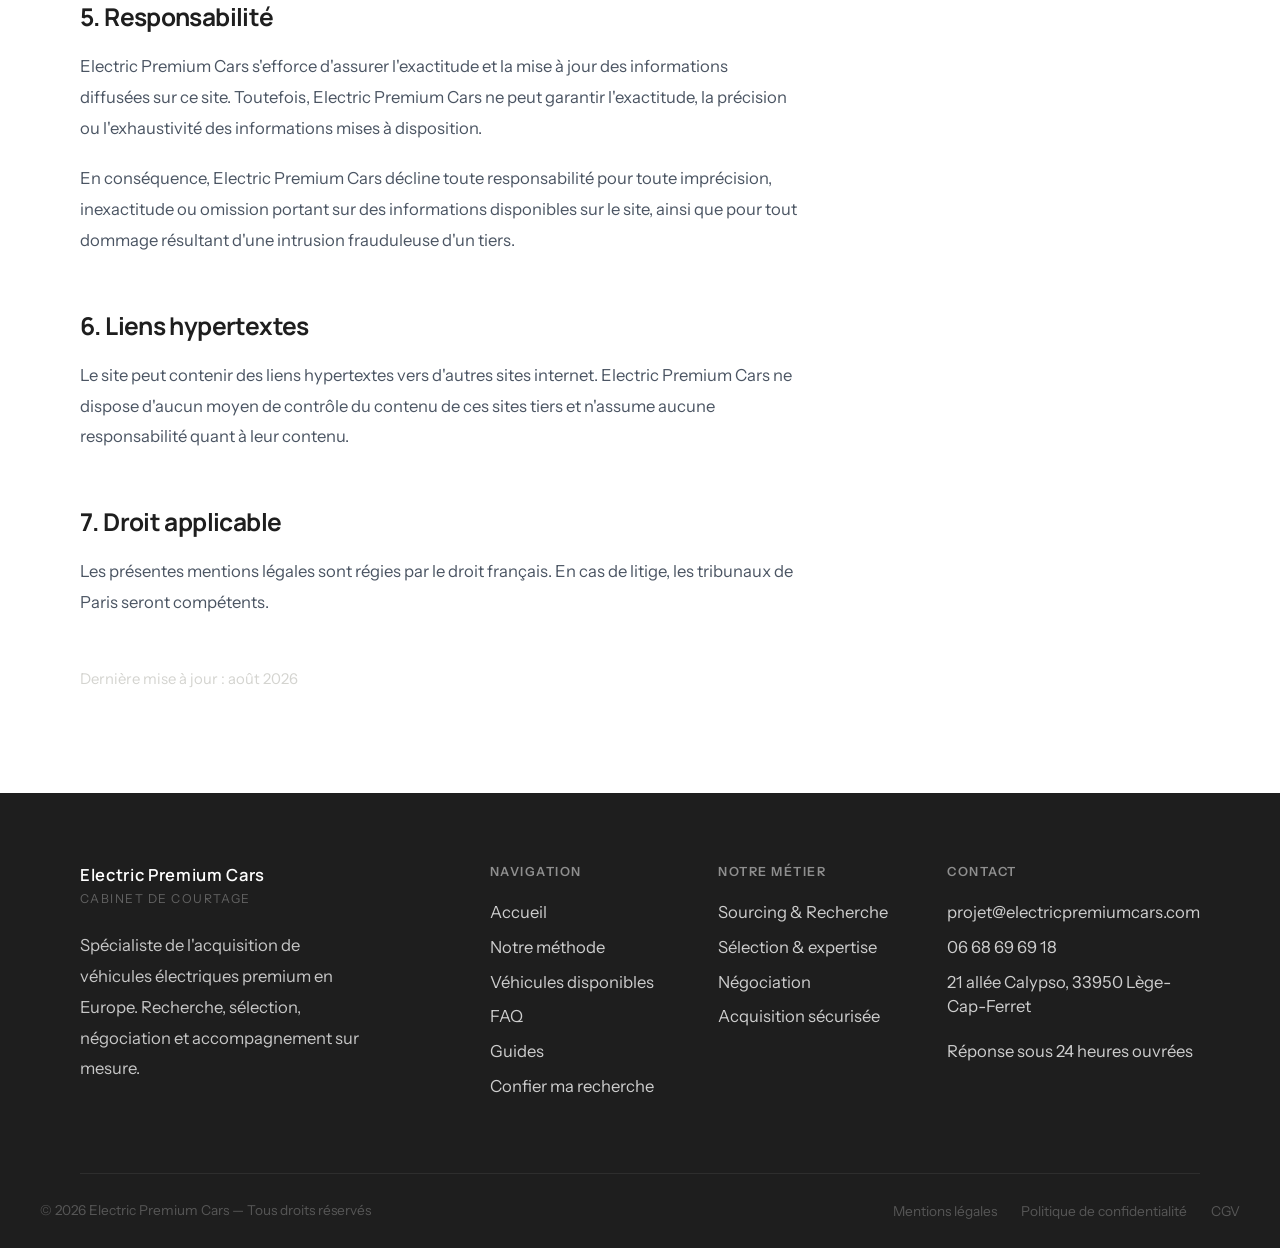
<file: mentions-legales.html>
<!DOCTYPE html>
<html lang="fr">
<head>
<!-- Google Analytics -->
<script async src="https://www.googletagmanager.com/gtag/js?id=G-TN90XMGKD0"></script>
<script>
  window.dataLayer = window.dataLayer || [];
  function gtag(){dataLayer.push(arguments);}
  gtag('js', new Date());
  gtag('config', 'G-TN90XMGKD0');
</script>
<meta charset="UTF-8">
  <!-- Favicon -->
  <link rel="icon" type="image/x-icon" href="favicon.ico" />
  <link rel="icon" type="image/png" sizes="32x32" href="favicon-32.png" />
  <link rel="icon" type="image/png" sizes="16x16" href="favicon-16.png" />
  <link rel="icon" type="image/png" sizes="192x192" href="favicon-192.png" />
  <link rel="apple-touch-icon" sizes="180x180" href="apple-touch-icon.png" />
  <meta property="og:image" content="https://www.electricpremiumcars.fr/favicon-512.png" />
  <meta property="og:image:width" content="512" />
  <meta property="og:image:height" content="512" />
<meta name="viewport" content="width=device-width, initial-scale=1.0">
<title>Mentions légales — Electric Premium Cars</title>
<meta name="description" content="Mentions légales du site Electric Premium Cars — cabinet de courtage en véhicules électriques premium." />
<meta name="robots" content="noindex, follow" />
<link rel="preconnect" href="https://fonts.googleapis.com" />
<link rel="preconnect" href="https://fonts.gstatic.com" crossorigin />
<link href="https://fonts.googleapis.com/css2?family=Manrope:wght@300;400;500;600;700&family=Instrument+Sans:wght@400;500;600&display=swap" rel="stylesheet" />
<link rel="stylesheet" href="style.css?v=5">
<style>
  .legal-hero {
    padding-top: calc(var(--nav-h) + 72px);
    padding-bottom: 40px;
  }
  .legal-content {
    padding-bottom: 100px;
  }
  .legal-content h2 {
    font-family: var(--font-head);
    font-size: 1.4rem;
    font-weight: 700;
    color: var(--anthracite);
    margin-top: 56px;
    margin-bottom: 20px;
  }
  .legal-content h3 {
    font-family: var(--font-head);
    font-size: 1.1rem;
    font-weight: 600;
    color: var(--anthracite);
    margin-top: 36px;
    margin-bottom: 16px;
  }
  .legal-content p,
  .legal-content li {
    font-family: var(--font-body);
    font-size: 0.95rem;
    line-height: 1.85;
    color: var(--grey-text);
    max-width: 720px;
  }
  .legal-content ul {
    list-style: disc;
    padding-left: 24px;
    margin-top: 12px;
    margin-bottom: 20px;
  }
  .legal-content li {
    margin-bottom: 10px;
  }
  .legal-content p + p {
    margin-top: 20px;
  }
  .legal-placeholder {
    background: #fff3cd;
    color: #856404;
    padding: 2px 6px;
    border-radius: 4px;
    font-weight: 600;
    font-size: 0.85rem;
  }
</style>
</head>
<body>

<nav class="nav" id="nav" role="navigation" aria-label="Navigation principale">
    <div class="nav__inner">
      <a href="index.html" class="nav__logo" aria-label="Electric Premium Cars — Accueil">
        <img src="logo-dark.png" alt="Electric Premium Cars" class="nav__logo-img nav__logo-dark" />
        <img src="logo-light.png" alt="Electric Premium Cars" class="nav__logo-img nav__logo-light" />
      </a>

      <ul class="nav__links" role="list">
        <li><a href="index.html">Accueil</a></li>
        <li><a href="vehicules-demandes.html">Véhicules disponibles</a></li>
        <li><a href="index.html#methode">Notre méthode</a></li>
        <li><a href="guides.html">Guides</a></li>
        <li><a href="faq.html">FAQ</a></li>
        <li><a href="confier-ma-recherche.html">Confier ma recherche</a></li>
      </ul>

      <button class="nav__burger" id="burger" aria-label="Ouvrir le menu" aria-expanded="false">
        <span></span><span></span><span></span>
      </button>
    </div>

    <div class="nav__mobile" id="mobileMenu" aria-hidden="true">
      <a href="index.html">Accueil</a>
      <a href="vehicules-demandes.html">Véhicules disponibles</a>
      <a href="index.html#methode">Notre méthode</a>
      <a href="guides.html">Guides</a>
      <a href="faq.html">FAQ</a>
      <a href="confier-ma-recherche.html">Confier ma recherche</a>
      <a href="confier-ma-recherche.html" class="btn btn--primary" style="margin-top:8px; text-align:center;">Confier ma recherche</a>
    </div>
  </nav>

<section class="legal-hero">
  <div class="container">
    <span class="label reveal">Informations légales</span>
    <h1 class="reveal reveal-delay-1">Mentions légales</h1>
  </div>
</section>

<section class="legal-content">
  <div class="container">

    <h2>1. Éditeur du site</h2>
    <p>
      Le site <strong>electricpremiumcars.fr</strong> est édité par :<br>
      <strong>Electric Premium Cars</strong><br>
      Une activité de la <strong>SARL Groupe APINAE</strong><br>
      21 allée Calypso, 33950 Lège-Cap-Ferret, France<br>
      Représentée par son Gérant : <strong>Raphael MARLIN</strong><br>
      Inscrite au RCS Bordeaux — SIRET : 921 844 023<br>
      Capital social : 11 000 €<br>
      Assurance RC Pro : Groupama — N° de police 31351448 pour Groupe UNAF
    </p>
    <p>
      Directeur de la publication : Paul Marlin<br>
      Email : <a href="mailto:projet@electricpremiumcars.com">projet@electricpremiumcars.com</a><br>
      Téléphone : <a href="tel:+33668696918">06 68 69 69 18</a>
    </p>

    <h2>2. Hébergeur</h2>
    <p>
      Le site est hébergé par :<br>
      <strong>Vercel Inc.</strong><br>
      340 S Lemon Ave #4133, Walnut, CA 91789, États-Unis<br>
      Site web : <a href="https://vercel.com" target="_blank" rel="noopener">vercel.com</a>
    </p>

    <h2>3. Activité</h2>
    <p>
      Electric Premium Cars est un cabinet de courtage spécialisé dans l'acquisition de véhicules électriques premium en Europe. L'activité de courtage consiste à rechercher, sélectionner et négocier des véhicules pour le compte de ses clients, sans détenir de stock automobile.
    </p>

    <h2>4. Propriété intellectuelle</h2>
    <p>
      L'ensemble du contenu de ce site (textes, images, vidéos, logos, graphismes, icônes, mise en page) est la propriété exclusive d'Electric Premium Cars ou de ses partenaires, et est protégé par les lois françaises et internationales relatives à la propriété intellectuelle.
    </p>
    <p>
      Toute reproduction, représentation, modification, publication ou adaptation de tout ou partie des éléments du site, quel que soit le moyen ou le procédé utilisé, est interdite sans l'autorisation écrite préalable d'Electric Premium Cars.
    </p>

    <h2>5. Responsabilité</h2>
    <p>
      Electric Premium Cars s'efforce d'assurer l'exactitude et la mise à jour des informations diffusées sur ce site. Toutefois, Electric Premium Cars ne peut garantir l'exactitude, la précision ou l'exhaustivité des informations mises à disposition.
    </p>
    <p>
      En conséquence, Electric Premium Cars décline toute responsabilité pour toute imprécision, inexactitude ou omission portant sur des informations disponibles sur le site, ainsi que pour tout dommage résultant d'une intrusion frauduleuse d'un tiers.
    </p>

    <h2>6. Liens hypertextes</h2>
    <p>
      Le site peut contenir des liens hypertextes vers d'autres sites internet. Electric Premium Cars ne dispose d'aucun moyen de contrôle du contenu de ces sites tiers et n'assume aucune responsabilité quant à leur contenu.
    </p>

    <h2>7. Droit applicable</h2>
    <p>
      Les présentes mentions légales sont régies par le droit français. En cas de litige, les tribunaux de Paris seront compétents.
    </p>

    <p style="margin-top: 48px; font-size: 0.85rem; color: var(--grey-mid);">
      Dernière mise à jour : août 2026
    </p>

  </div>
</section>

<footer class="footer" role="contentinfo">
    <div class="container">
      <div class="footer__inner">

        <div class="footer__brand">
          <h3>Electric Premium Cars</h3>
          <span class="footer__brand-sub">Cabinet de courtage</span>
          <p>Spécialiste de l'acquisition de véhicules électriques premium en Europe. Recherche, sélection, négociation et accompagnement sur mesure.</p>
        </div>

        <div class="footer__col">
          <h4>Navigation</h4>
          <a href="index.html">Accueil</a>
          <a href="index.html#methode">Notre méthode</a>
          <a href="vehicules-demandes.html">Véhicules disponibles</a>
          <a href="faq.html">FAQ</a>
          <a href="guides.html">Guides</a>
          <a href="confier-ma-recherche.html">Confier ma recherche</a>
        </div>

        <div class="footer__col">
          <h4>Notre métier</h4>
          <a href="index.html#methode">Sourcing & Recherche</a>
          <a href="index.html#methode">Sélection &amp; expertise</a>
          <a href="index.html#methode">Négociation</a>
          <a href="index.html#methode">Acquisition sécurisée</a>
        </div>

        <div class="footer__col">
          <h4>Contact</h4>
          <a href="mailto:projet@electricpremiumcars.com">projet@electricpremiumcars.com</a>
          <a href="tel:+33668696918">06 68 69 69 18</a>
          <p>21 allée Calypso, 33950 Lège-Cap-Ferret</p>
          <p>Réponse sous 24 heures ouvrées</p>
        </div>

      </div>
    </div>

    <div class="footer__bottom">
      <p>© 2026 Electric Premium Cars — Tous droits réservés</p>
      <div class="footer__bottom-links">
        <a href="mentions-legales.html">Mentions légales</a>
        <a href="politique-de-confidentialite.html">Politique de confidentialité</a>
        <a href="cgv.html">CGV</a>
      </div>
    </div>
  </footer>

<script src="main.js"></script>
</body>
</html>
</file>
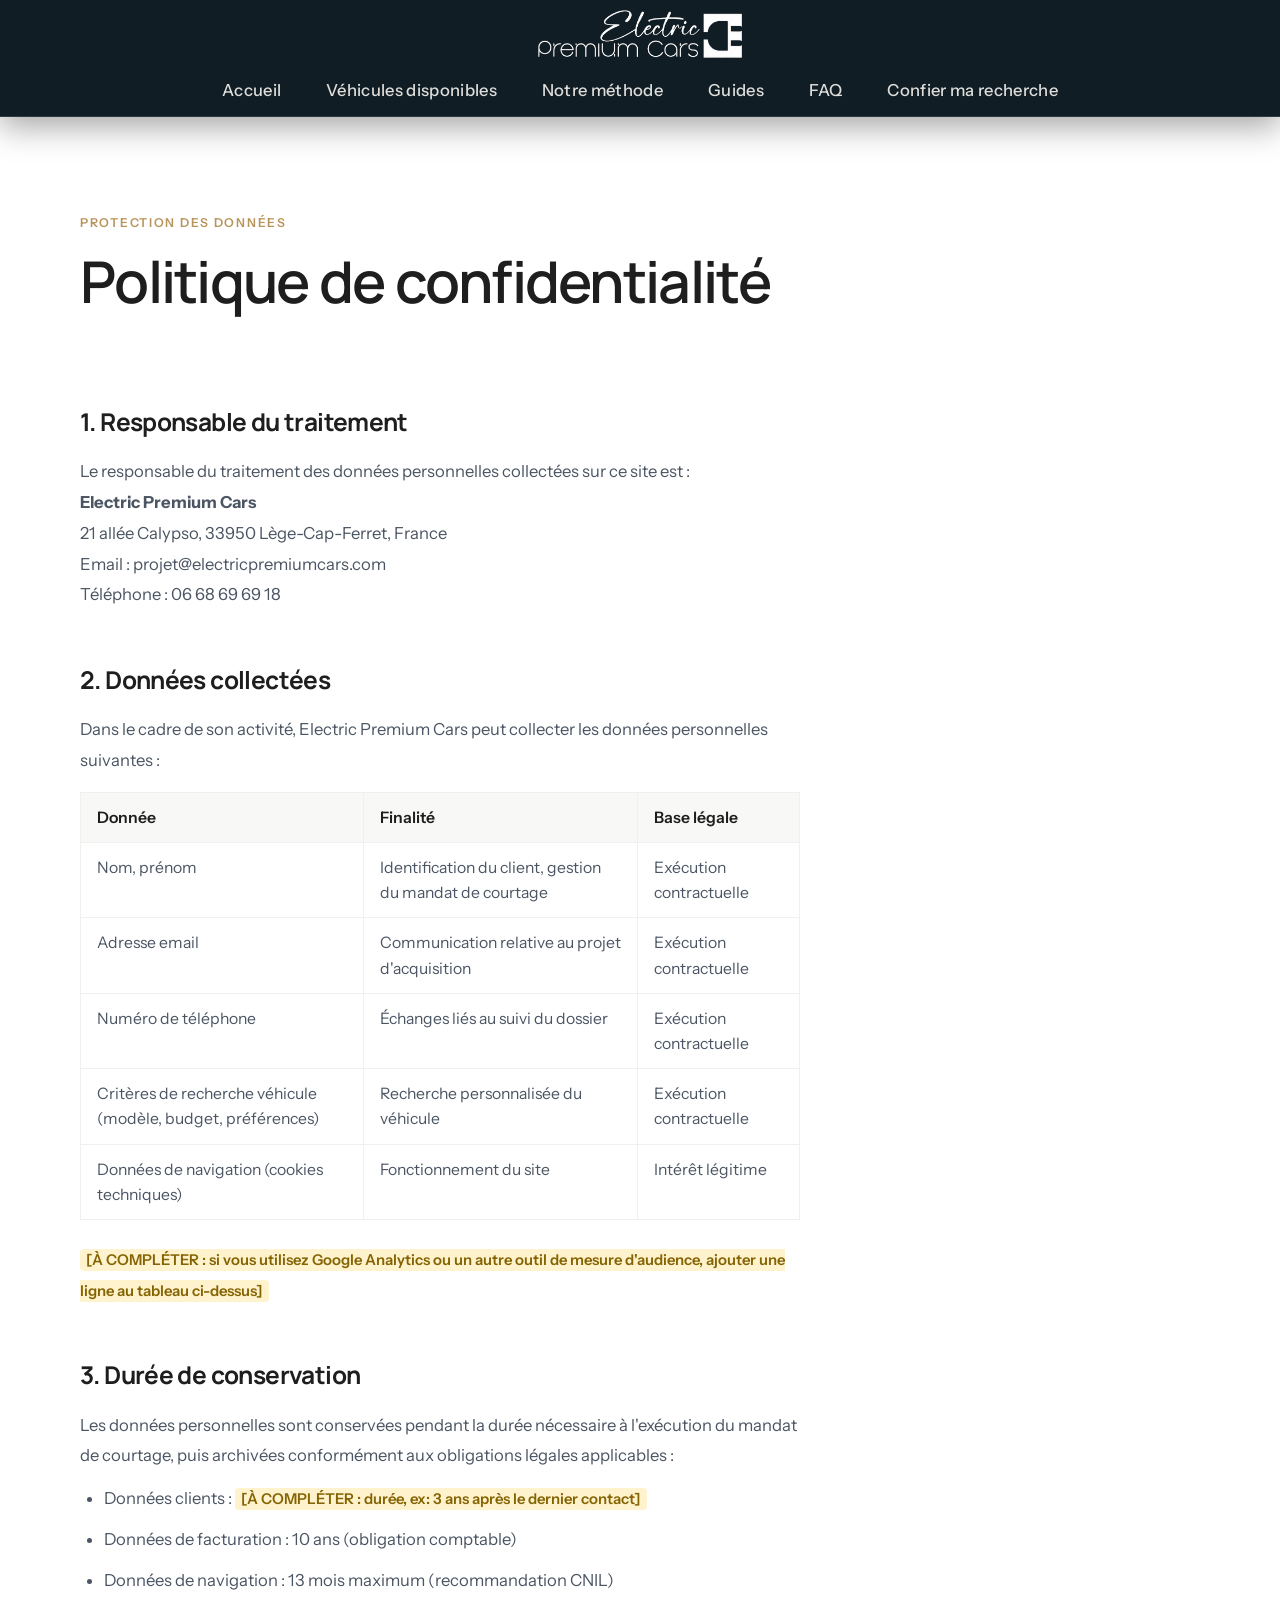
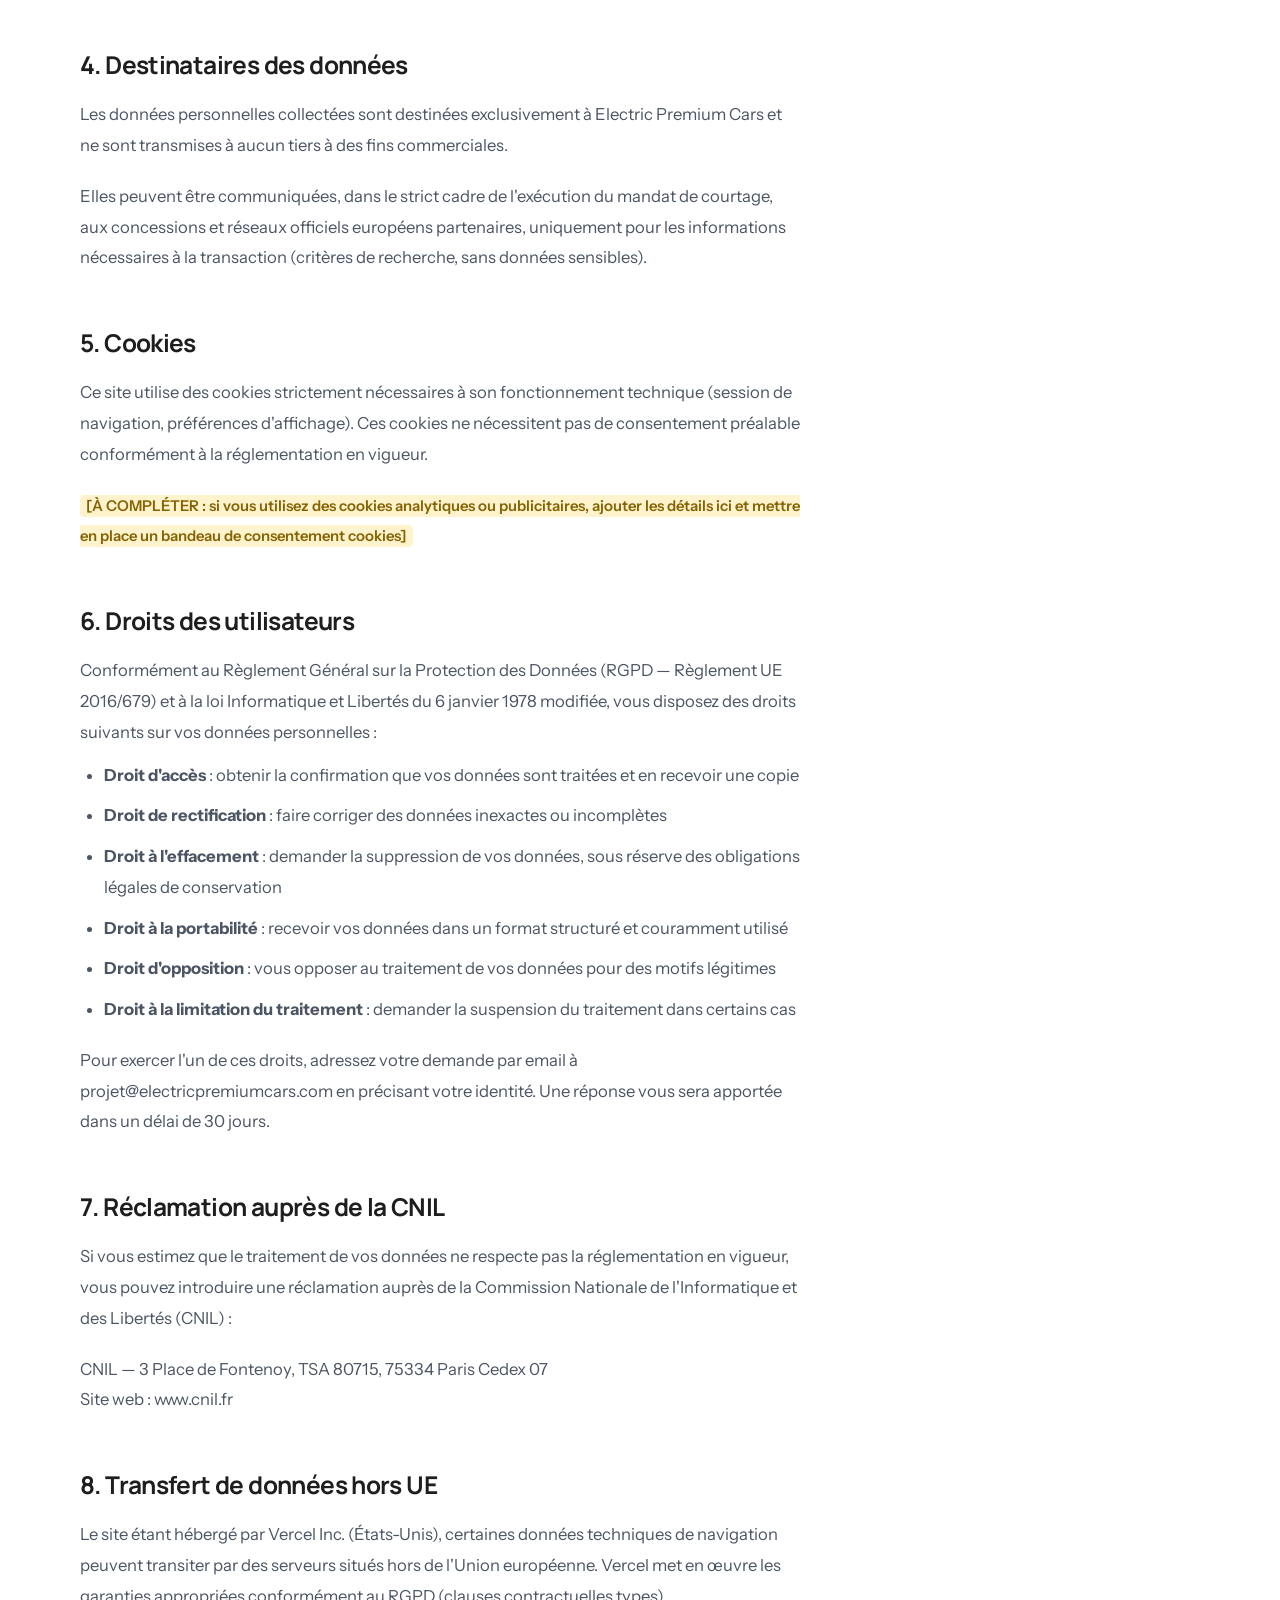
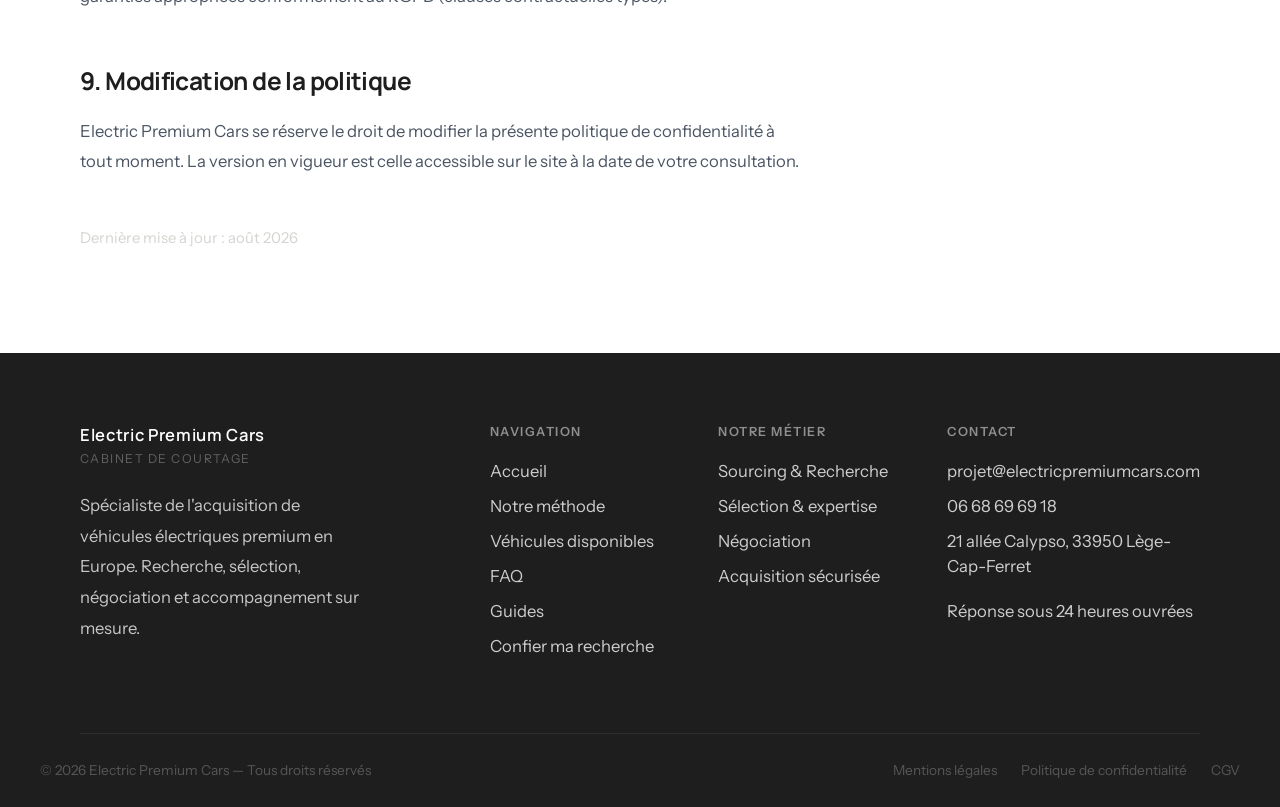
<file: politique-de-confidentialite.html>
<!DOCTYPE html>
<html lang="fr">
<head>
<!-- Google Analytics -->
<script async src="https://www.googletagmanager.com/gtag/js?id=G-TN90XMGKD0"></script>
<script>
  window.dataLayer = window.dataLayer || [];
  function gtag(){dataLayer.push(arguments);}
  gtag('js', new Date());
  gtag('config', 'G-TN90XMGKD0');
</script>
<meta charset="UTF-8">
  <!-- Favicon -->
  <link rel="icon" type="image/x-icon" href="favicon.ico" />
  <link rel="icon" type="image/png" sizes="32x32" href="favicon-32.png" />
  <link rel="icon" type="image/png" sizes="16x16" href="favicon-16.png" />
  <link rel="icon" type="image/png" sizes="192x192" href="favicon-192.png" />
  <link rel="apple-touch-icon" sizes="180x180" href="apple-touch-icon.png" />
  <meta property="og:image" content="https://www.electricpremiumcars.fr/favicon-512.png" />
  <meta property="og:image:width" content="512" />
  <meta property="og:image:height" content="512" />
<meta name="viewport" content="width=device-width, initial-scale=1.0">
<title>Politique de confidentialité — Electric Premium Cars</title>
<meta name="description" content="Politique de confidentialité et protection des données personnelles — Electric Premium Cars." />
<meta name="robots" content="noindex, follow" />
<link rel="preconnect" href="https://fonts.googleapis.com" />
<link rel="preconnect" href="https://fonts.gstatic.com" crossorigin />
<link href="https://fonts.googleapis.com/css2?family=Manrope:wght@300;400;500;600;700&family=Instrument+Sans:wght@400;500;600&display=swap" rel="stylesheet" />
<link rel="stylesheet" href="style.css?v=5">
<style>
  .legal-hero {
    padding-top: calc(var(--nav-h) + 72px);
    padding-bottom: 40px;
  }
  .legal-content {
    padding-bottom: 100px;
  }
  .legal-content h2 {
    font-family: var(--font-head);
    font-size: 1.4rem;
    font-weight: 700;
    color: var(--anthracite);
    margin-top: 56px;
    margin-bottom: 20px;
  }
  .legal-content h3 {
    font-family: var(--font-head);
    font-size: 1.1rem;
    font-weight: 600;
    color: var(--anthracite);
    margin-top: 36px;
    margin-bottom: 16px;
  }
  .legal-content p,
  .legal-content li {
    font-family: var(--font-body);
    font-size: 0.95rem;
    line-height: 1.85;
    color: var(--grey-text);
    max-width: 720px;
  }
  .legal-content ul {
    list-style: disc;
    padding-left: 24px;
    margin-top: 12px;
    margin-bottom: 20px;
  }
  .legal-content li {
    margin-bottom: 10px;
  }
  .legal-content p + p {
    margin-top: 20px;
  }
  .legal-content table {
    border-collapse: collapse;
    margin: 16px 0 24px;
    max-width: 720px;
    width: 100%;
  }
  .legal-content th,
  .legal-content td {
    font-family: var(--font-body);
    font-size: 0.9rem;
    line-height: 1.6;
    color: var(--grey-text);
    padding: 12px 16px;
    border: 1px solid var(--grey-light);
    text-align: left;
    vertical-align: top;
  }
  .legal-content th {
    background: var(--off-white);
    font-weight: 600;
    color: var(--anthracite);
  }
  .legal-placeholder {
    background: #fff3cd;
    color: #856404;
    padding: 2px 6px;
    border-radius: 4px;
    font-weight: 600;
    font-size: 0.85rem;
  }
</style>
</head>
<body>

<nav class="nav" id="nav" role="navigation" aria-label="Navigation principale">
    <div class="nav__inner">
      <a href="index.html" class="nav__logo" aria-label="Electric Premium Cars — Accueil">
        <img src="logo-dark.png" alt="Electric Premium Cars" class="nav__logo-img nav__logo-dark" />
        <img src="logo-light.png" alt="Electric Premium Cars" class="nav__logo-img nav__logo-light" />
      </a>

      <ul class="nav__links" role="list">
        <li><a href="index.html">Accueil</a></li>
        <li><a href="vehicules-demandes.html">Véhicules disponibles</a></li>
        <li><a href="index.html#methode">Notre méthode</a></li>
        <li><a href="guides.html">Guides</a></li>
        <li><a href="faq.html">FAQ</a></li>
        <li><a href="confier-ma-recherche.html">Confier ma recherche</a></li>
      </ul>

      <button class="nav__burger" id="burger" aria-label="Ouvrir le menu" aria-expanded="false">
        <span></span><span></span><span></span>
      </button>
    </div>

    <div class="nav__mobile" id="mobileMenu" aria-hidden="true">
      <a href="index.html">Accueil</a>
      <a href="vehicules-demandes.html">Véhicules disponibles</a>
      <a href="index.html#methode">Notre méthode</a>
      <a href="guides.html">Guides</a>
      <a href="faq.html">FAQ</a>
      <a href="confier-ma-recherche.html">Confier ma recherche</a>
      <a href="confier-ma-recherche.html" class="btn btn--primary" style="margin-top:8px; text-align:center;">Confier ma recherche</a>
    </div>
  </nav>

<section class="legal-hero">
  <div class="container">
    <span class="label reveal">Protection des données</span>
    <h1 class="reveal reveal-delay-1">Politique de confidentialité</h1>
  </div>
</section>

<section class="legal-content">
  <div class="container">

    <h2>1. Responsable du traitement</h2>
    <p>
      Le responsable du traitement des données personnelles collectées sur ce site est :<br>
      <strong>Electric Premium Cars</strong><br>
      21 allée Calypso, 33950 Lège-Cap-Ferret, France<br>
      Email : <a href="mailto:projet@electricpremiumcars.com">projet@electricpremiumcars.com</a><br>
      Téléphone : <a href="tel:+33668696918">06 68 69 69 18</a>
    </p>

    <h2>2. Données collectées</h2>
    <p>
      Dans le cadre de son activité, Electric Premium Cars peut collecter les données personnelles suivantes :
    </p>

    <table>
      <thead>
        <tr>
          <th>Donnée</th>
          <th>Finalité</th>
          <th>Base légale</th>
        </tr>
      </thead>
      <tbody>
        <tr>
          <td>Nom, prénom</td>
          <td>Identification du client, gestion du mandat de courtage</td>
          <td>Exécution contractuelle</td>
        </tr>
        <tr>
          <td>Adresse email</td>
          <td>Communication relative au projet d'acquisition</td>
          <td>Exécution contractuelle</td>
        </tr>
        <tr>
          <td>Numéro de téléphone</td>
          <td>Échanges liés au suivi du dossier</td>
          <td>Exécution contractuelle</td>
        </tr>
        <tr>
          <td>Critères de recherche véhicule (modèle, budget, préférences)</td>
          <td>Recherche personnalisée du véhicule</td>
          <td>Exécution contractuelle</td>
        </tr>
        <tr>
          <td>Données de navigation (cookies techniques)</td>
          <td>Fonctionnement du site</td>
          <td>Intérêt légitime</td>
        </tr>
      </tbody>
    </table>

    <p>
      <span class="legal-placeholder">[À COMPLÉTER : si vous utilisez Google Analytics ou un autre outil de mesure d'audience, ajouter une ligne au tableau ci-dessus]</span>
    </p>

    <h2>3. Durée de conservation</h2>
    <p>
      Les données personnelles sont conservées pendant la durée nécessaire à l'exécution du mandat de courtage, puis archivées conformément aux obligations légales applicables :
    </p>
    <ul>
      <li>Données clients : <span class="legal-placeholder">[À COMPLÉTER : durée, ex: 3 ans après le dernier contact]</span></li>
      <li>Données de facturation : 10 ans (obligation comptable)</li>
      <li>Données de navigation : 13 mois maximum (recommandation CNIL)</li>
    </ul>

    <h2>4. Destinataires des données</h2>
    <p>
      Les données personnelles collectées sont destinées exclusivement à Electric Premium Cars et ne sont transmises à aucun tiers à des fins commerciales.
    </p>
    <p>
      Elles peuvent être communiquées, dans le strict cadre de l'exécution du mandat de courtage, aux concessions et réseaux officiels européens partenaires, uniquement pour les informations nécessaires à la transaction (critères de recherche, sans données sensibles).
    </p>

    <h2>5. Cookies</h2>
    <p>
      Ce site utilise des cookies strictement nécessaires à son fonctionnement technique (session de navigation, préférences d'affichage). Ces cookies ne nécessitent pas de consentement préalable conformément à la réglementation en vigueur.
    </p>
    <p>
      <span class="legal-placeholder">[À COMPLÉTER : si vous utilisez des cookies analytiques ou publicitaires, ajouter les détails ici et mettre en place un bandeau de consentement cookies]</span>
    </p>

    <h2>6. Droits des utilisateurs</h2>
    <p>
      Conformément au Règlement Général sur la Protection des Données (RGPD — Règlement UE 2016/679) et à la loi Informatique et Libertés du 6 janvier 1978 modifiée, vous disposez des droits suivants sur vos données personnelles :
    </p>
    <ul>
      <li><strong>Droit d'accès</strong> : obtenir la confirmation que vos données sont traitées et en recevoir une copie</li>
      <li><strong>Droit de rectification</strong> : faire corriger des données inexactes ou incomplètes</li>
      <li><strong>Droit à l'effacement</strong> : demander la suppression de vos données, sous réserve des obligations légales de conservation</li>
      <li><strong>Droit à la portabilité</strong> : recevoir vos données dans un format structuré et couramment utilisé</li>
      <li><strong>Droit d'opposition</strong> : vous opposer au traitement de vos données pour des motifs légitimes</li>
      <li><strong>Droit à la limitation du traitement</strong> : demander la suspension du traitement dans certains cas</li>
    </ul>
    <p>
      Pour exercer l'un de ces droits, adressez votre demande par email à <a href="mailto:projet@electricpremiumcars.com">projet@electricpremiumcars.com</a> en précisant votre identité. Une réponse vous sera apportée dans un délai de 30 jours.
    </p>

    <h2>7. Réclamation auprès de la CNIL</h2>
    <p>
      Si vous estimez que le traitement de vos données ne respecte pas la réglementation en vigueur, vous pouvez introduire une réclamation auprès de la Commission Nationale de l'Informatique et des Libertés (CNIL) :
    </p>
    <p>
      CNIL — 3 Place de Fontenoy, TSA 80715, 75334 Paris Cedex 07<br>
      Site web : <a href="https://www.cnil.fr" target="_blank" rel="noopener">www.cnil.fr</a>
    </p>

    <h2>8. Transfert de données hors UE</h2>
    <p>
      Le site étant hébergé par Vercel Inc. (États-Unis), certaines données techniques de navigation peuvent transiter par des serveurs situés hors de l'Union européenne. Vercel met en œuvre les garanties appropriées conformément au RGPD (clauses contractuelles types).
    </p>

    <h2>9. Modification de la politique</h2>
    <p>
      Electric Premium Cars se réserve le droit de modifier la présente politique de confidentialité à tout moment. La version en vigueur est celle accessible sur le site à la date de votre consultation.
    </p>

    <p style="margin-top: 48px; font-size: 0.85rem; color: var(--grey-mid);">
      Dernière mise à jour : août 2026
    </p>

  </div>
</section>

<footer class="footer" role="contentinfo">
    <div class="container">
      <div class="footer__inner">

        <div class="footer__brand">
          <h3>Electric Premium Cars</h3>
          <span class="footer__brand-sub">Cabinet de courtage</span>
          <p>Spécialiste de l'acquisition de véhicules électriques premium en Europe. Recherche, sélection, négociation et accompagnement sur mesure.</p>
        </div>

        <div class="footer__col">
          <h4>Navigation</h4>
          <a href="index.html">Accueil</a>
          <a href="index.html#methode">Notre méthode</a>
          <a href="vehicules-demandes.html">Véhicules disponibles</a>
          <a href="faq.html">FAQ</a>
          <a href="guides.html">Guides</a>
          <a href="confier-ma-recherche.html">Confier ma recherche</a>
        </div>

        <div class="footer__col">
          <h4>Notre métier</h4>
          <a href="index.html#methode">Sourcing & Recherche</a>
          <a href="index.html#methode">Sélection &amp; expertise</a>
          <a href="index.html#methode">Négociation</a>
          <a href="index.html#methode">Acquisition sécurisée</a>
        </div>

        <div class="footer__col">
          <h4>Contact</h4>
          <a href="mailto:projet@electricpremiumcars.com">projet@electricpremiumcars.com</a>
          <a href="tel:+33668696918">06 68 69 69 18</a>
          <p>21 allée Calypso, 33950 Lège-Cap-Ferret</p>
          <p>Réponse sous 24 heures ouvrées</p>
        </div>

      </div>
    </div>

    <div class="footer__bottom">
      <p>© 2026 Electric Premium Cars — Tous droits réservés</p>
      <div class="footer__bottom-links">
        <a href="mentions-legales.html">Mentions légales</a>
        <a href="politique-de-confidentialite.html">Politique de confidentialité</a>
        <a href="cgv.html">CGV</a>
      </div>
    </div>
  </footer>

<script src="main.js"></script>
</body>
</html>
</file>
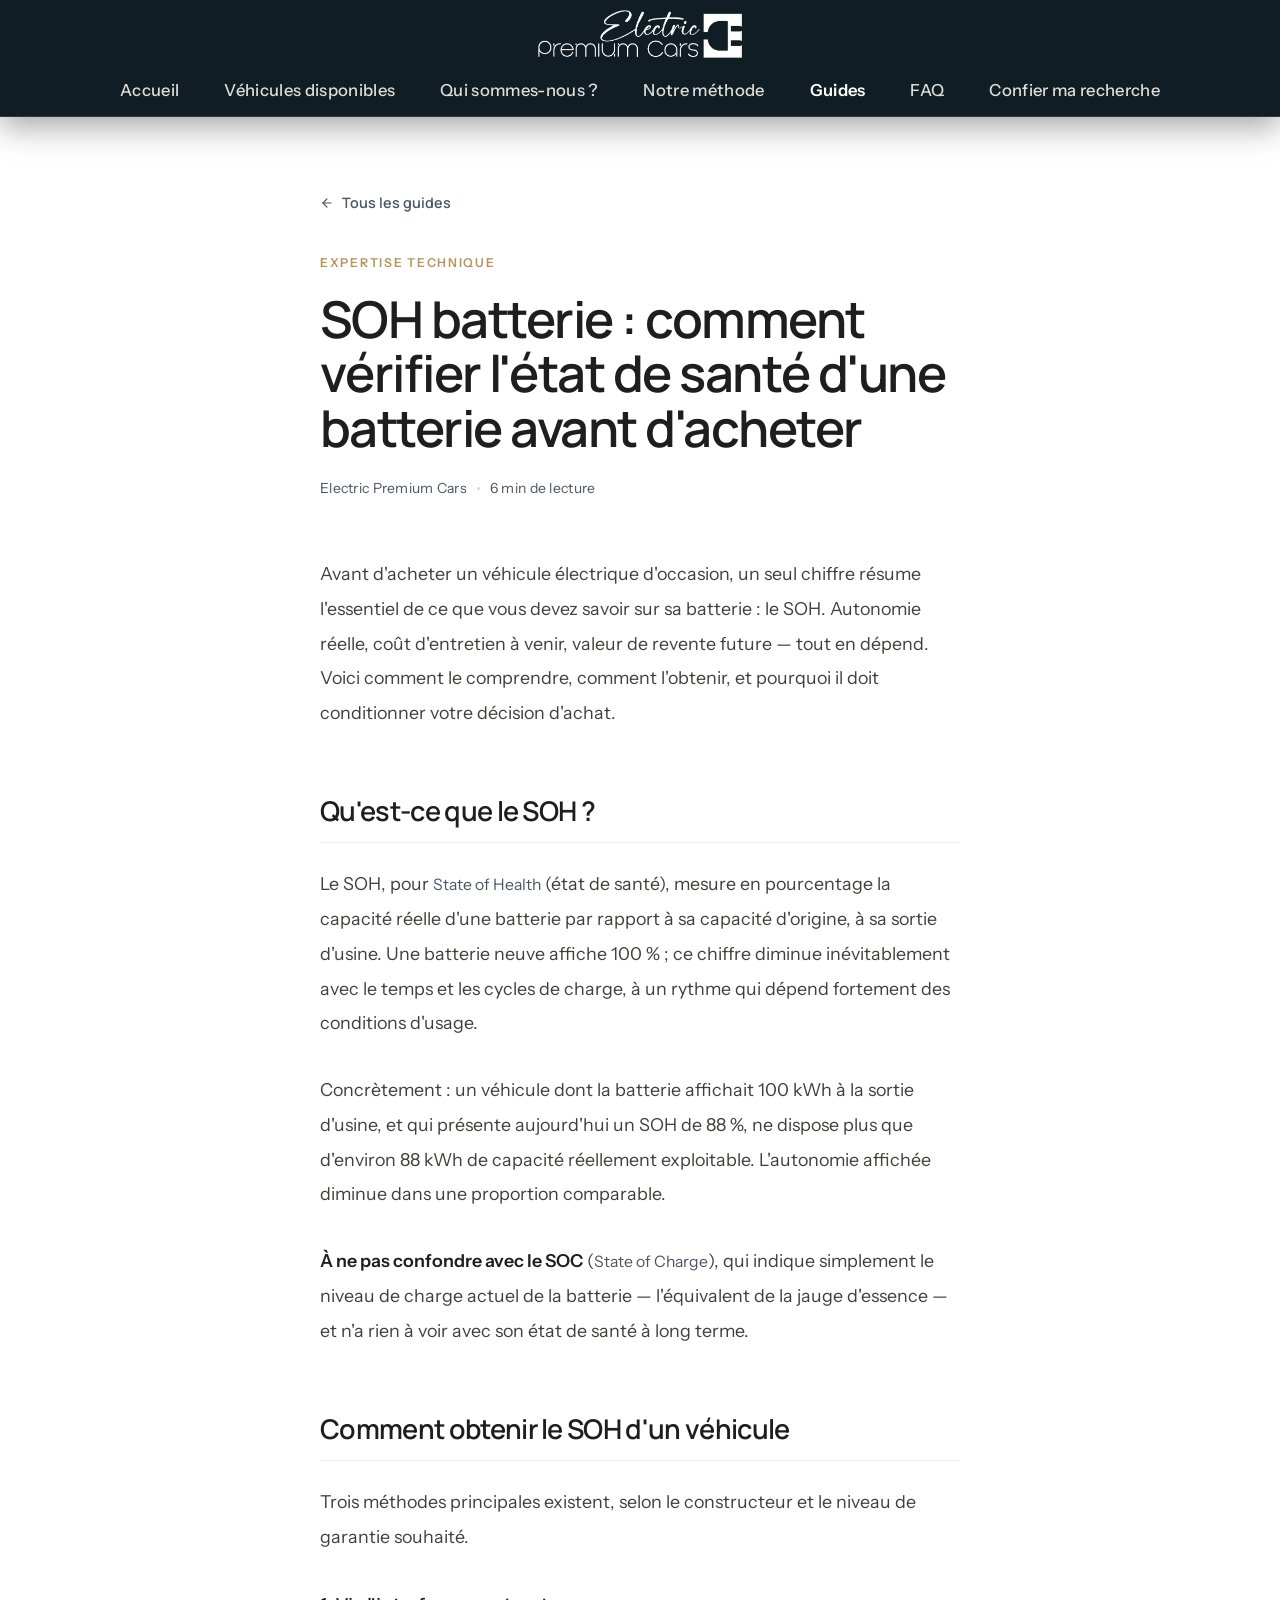
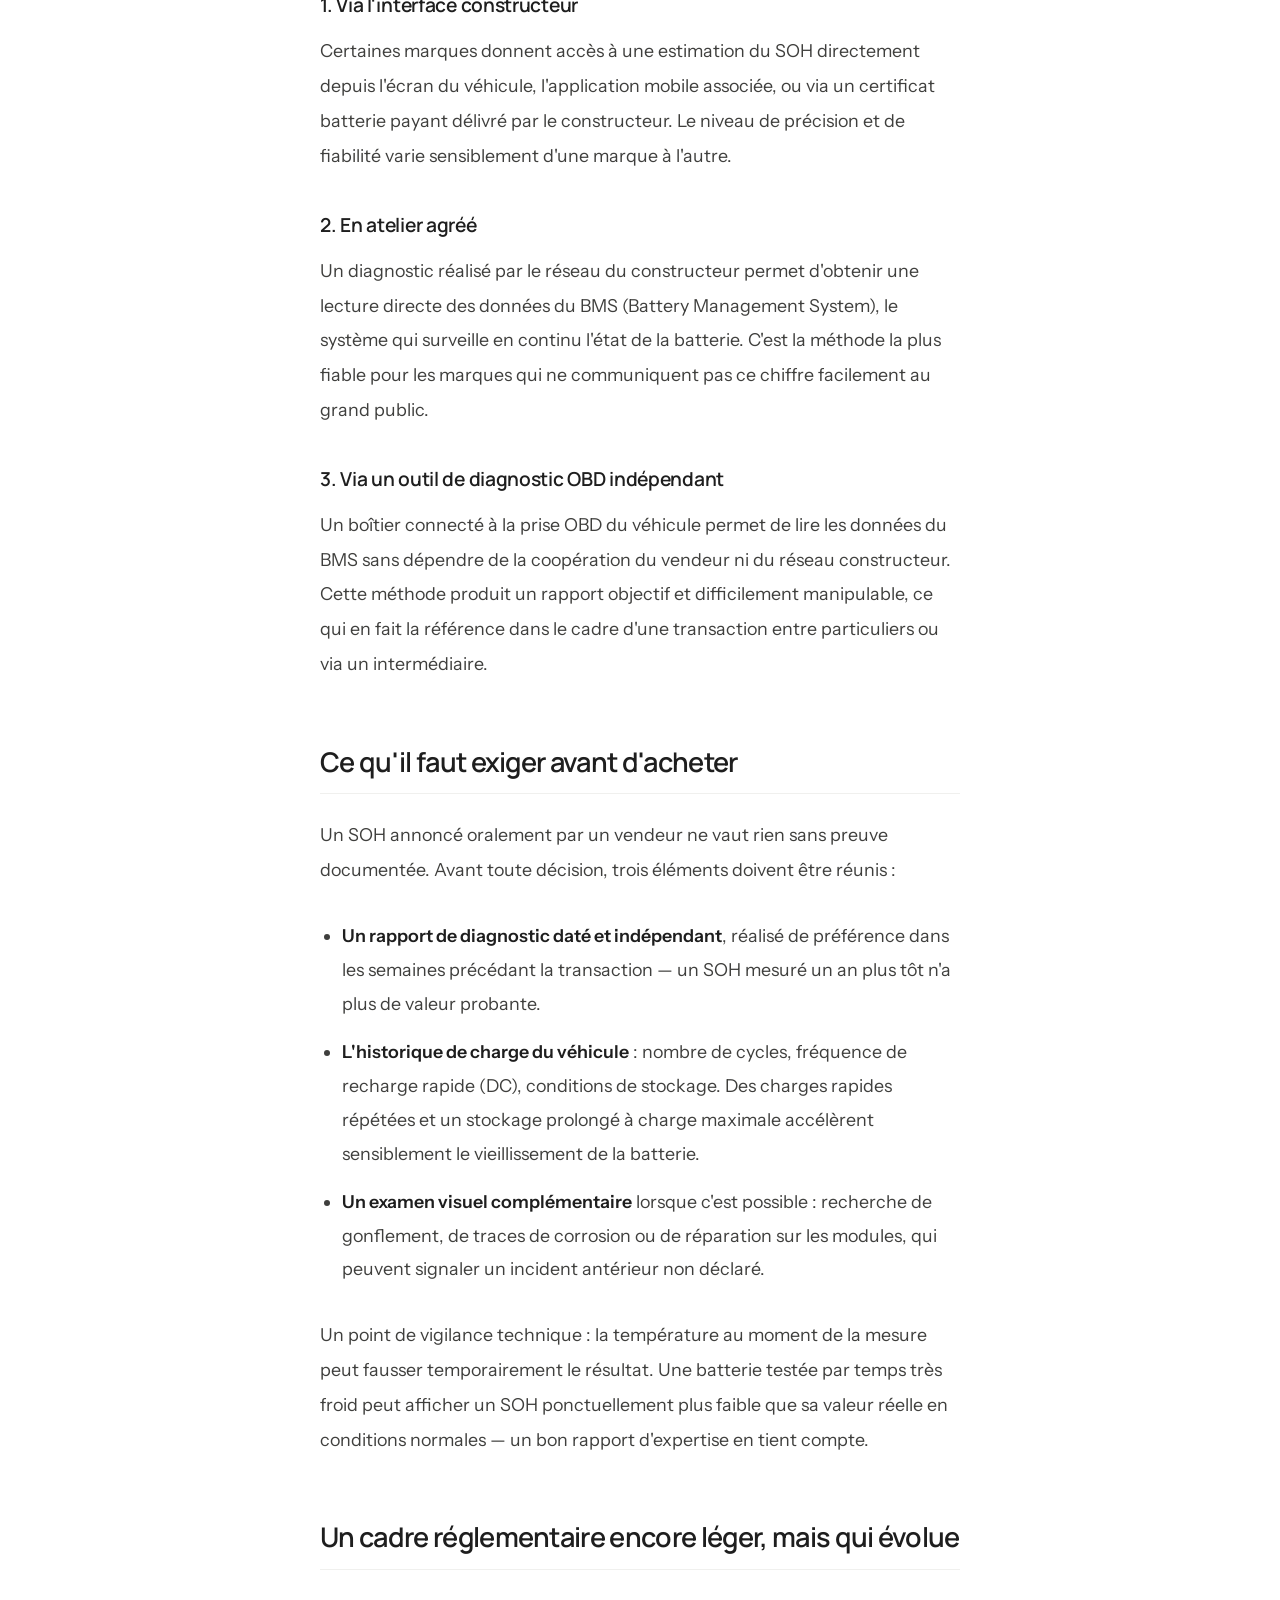
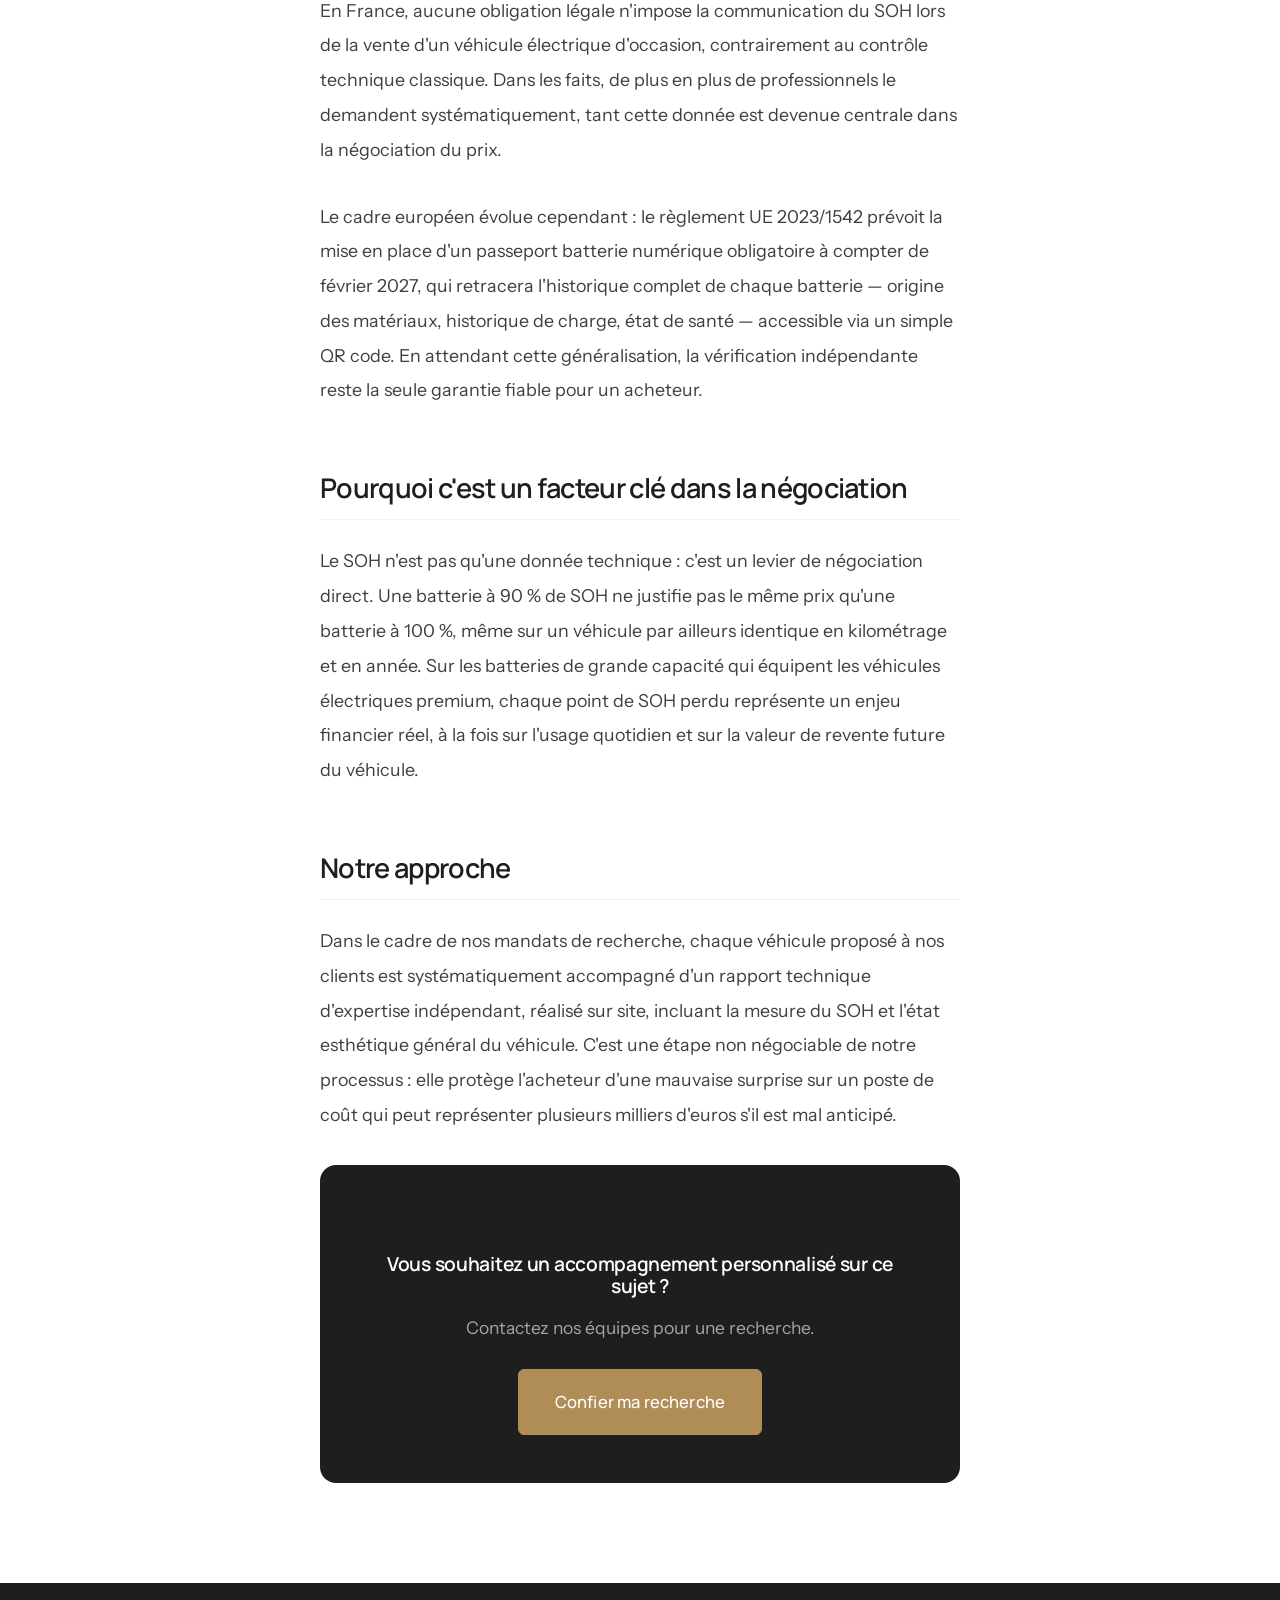
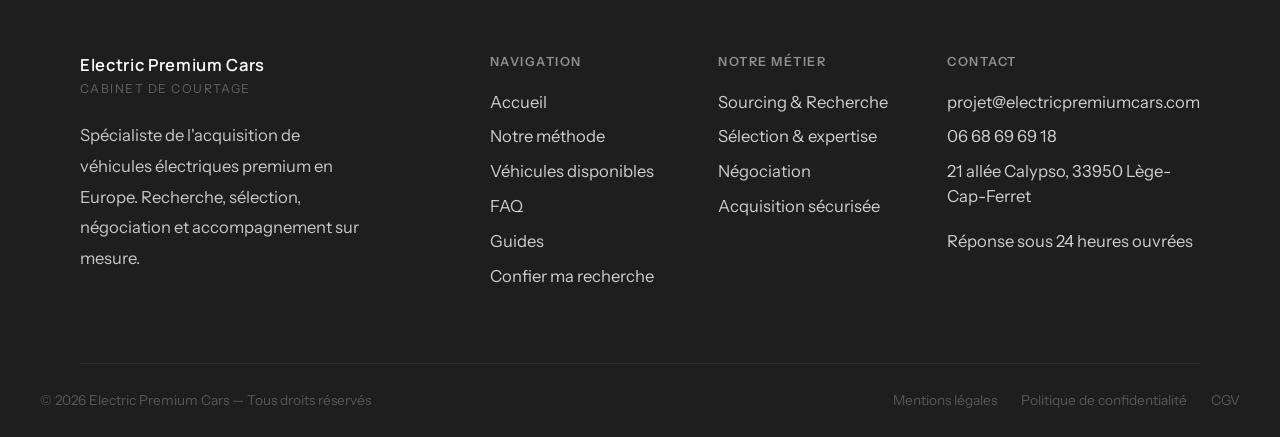
<file: soh-batterie-verifier-etat-sante.html>
<!DOCTYPE html>
<html lang="fr">
<head>
<!-- Google Analytics -->
<script async src="https://www.googletagmanager.com/gtag/js?id=G-TN90XMGKD0"></script>
<script>
  window.dataLayer = window.dataLayer || [];
  function gtag(){dataLayer.push(arguments);}
  gtag('js', new Date());
  gtag('config', 'G-TN90XMGKD0');
</script>
<meta charset="UTF-8">
  <!-- Favicon -->
  <link rel="icon" type="image/x-icon" href="favicon.ico" />
  <link rel="icon" type="image/png" sizes="32x32" href="favicon-32.png" />
  <link rel="icon" type="image/png" sizes="16x16" href="favicon-16.png" />
  <link rel="icon" type="image/png" sizes="192x192" href="favicon-192.png" />
  <link rel="apple-touch-icon" sizes="180x180" href="apple-touch-icon.png" />
  <meta property="og:image" content="https://www.electricpremiumcars.fr/favicon-512.png" />
  <meta property="og:image:width" content="512" />
  <meta property="og:image:height" content="512" />
<meta name="viewport" content="width=device-width, initial-scale=1.0">
<title>SOH batterie : comment vérifier l'état de santé avant d'acheter — Electric Premium Cars</title>
<meta name="description" content="Comprendre le SOH d'une batterie de véhicule électrique, comment l'obtenir et pourquoi il conditionne votre achat d'occasion.">
<link rel="stylesheet" href="style.css?v=5">
<style>
  /* ─── ARTICLE — composants spécifiques, construits avec les tokens existants ─── */

  .article-back {
    padding-top: calc(var(--nav-h) + 48px);
  }

  .article-back__inner {
    max-width: 720px;
    margin: 0 auto;
    padding: 0 40px;
  }

  .article-back a {
    display: inline-flex;
    align-items: center;
    gap: 8px;
    font-family: var(--font-head);
    font-size: 0.82rem;
    font-weight: 600;
    color: var(--grey-text);
    transition: color 0.2s var(--ease);
  }

  .article-back a:hover { color: var(--blue-elec); }

  .article-hero {
    padding: 32px 0 56px;
  }

  .article-hero__inner {
    max-width: 720px;
    margin: 0 auto;
    padding: 0 40px;
  }

  .article-hero h1 {
    font-size: clamp(2rem, 4vw, 2.9rem);
    margin: 18px 0 20px;
  }

  .article-meta {
    display: flex;
    align-items: center;
    gap: 10px;
    font-family: var(--font-body);
    font-size: 0.8rem;
    color: var(--grey-text);
    letter-spacing: 0.02em;
  }

  .article-meta__dot {
    width: 3px;
    height: 3px;
    border-radius: 50%;
    background: var(--grey-mid);
  }

  .article-body {
    max-width: 720px;
    margin: 0 auto;
    padding: 0 40px 100px;
  }

  .article-body p {
    color: #3f3f3d;
    font-size: 1.02rem;
    line-height: 1.95;
    margin-bottom: 32px;
  }

  .article-body h2 {
    font-size: 1.55rem;
    margin: 64px 0 24px;
    padding-bottom: 16px;
    border-bottom: 1px solid var(--grey-light);
  }

  .article-body h3 {
    font-size: 1.1rem;
    margin: 40px 0 18px;
  }

  .article-body ul, .article-body ol {
    margin: 0 0 32px;
    padding-left: 22px;
  }

  .article-body ul { list-style: disc; }
  .article-body ol { list-style: decimal; }

  .article-body li {
    color: #3f3f3d;
    font-size: 1.02rem;
    line-height: 1.9;
    margin-bottom: 14px;
  }

  .article-body strong {
    color: var(--anthracite);
    font-weight: 600;
  }

  .article-body table {
    width: 100%;
    border-collapse: collapse;
    margin: 8px 0 32px;
    font-size: 0.9rem;
  }

  .article-body th {
    text-align: left;
    font-family: var(--font-head);
    font-weight: 600;
    font-size: 0.78rem;
    letter-spacing: 0.04em;
    text-transform: uppercase;
    color: var(--grey-text);
    padding: 12px 16px;
    border-bottom: 1px solid var(--grey-mid);
  }

  .article-body td {
    padding: 14px 16px;
    border-bottom: 1px solid var(--grey-light);
    color: var(--anthracite);
  }

  .article-body em {
    color: var(--grey-text);
    font-style: normal;
    font-size: 0.9rem;
  }

  .article-cta {
    background: var(--anthracite);
    border-radius: var(--radius-lg);
    padding: 48px 44px;
    margin-top: 24px;
    text-align: center;
  }

  .article-cta p {
    color: rgba(255,255,255,0.6);
    font-size: 1rem;
    margin-bottom: 24px;
  }

  @media (max-width: 640px) {
    .article-back__inner, .article-hero__inner, .article-body { padding-left: 24px; padding-right: 24px; }
    .article-cta { padding: 36px 24px; }
  }
</style>
</head>
<body>

<nav class="nav" id="nav" role="navigation" aria-label="Navigation principale">
    <div class="nav__inner">
      <a href="index.html" class="nav__logo" aria-label="Electric Premium Cars — Accueil">
        <img src="logo-dark.png" alt="Electric Premium Cars" class="nav__logo-img nav__logo-dark" />
        <img src="logo-light.png" alt="Electric Premium Cars" class="nav__logo-img nav__logo-light" />
      </a>



      <ul class="nav__links" role="list">
        <li><a href="index.html">Accueil</a></li>
        <li><a href="vehicules-demandes.html">Véhicules disponibles</a></li>
        <li><a href="index.html#qui-sommes-nous">Qui sommes-nous ?</a></li>
        <li><a href="index.html#methode">Notre méthode</a></li>
        <li><a href="guides.html" class="active" aria-current="page">Guides</a></li>
        <li><a href="faq.html">FAQ</a></li>
        <li><a href="confier-ma-recherche.html">Confier ma recherche</a></li>
      </ul>



      <button class="nav__burger" id="burger" aria-label="Ouvrir le menu" aria-expanded="false">
        <span></span><span></span><span></span>
      </button>
    </div>

    <div class="nav__mobile" id="mobileMenu" aria-hidden="true">
      <a href="index.html">Accueil</a>
      <a href="vehicules-demandes.html">Véhicules disponibles</a>
      <a href="index.html#qui-sommes-nous">Qui sommes-nous ?</a>
      <a href="index.html#methode">Notre méthode</a>
      <a href="guides.html">Guides</a>
      <a href="faq.html">FAQ</a>
      <a href="confier-ma-recherche.html">Confier ma recherche</a>
      <a href="confier-ma-recherche.html" class="btn btn--primary" style="margin-top:8px; text-align:center;">Confier ma recherche</a>
    </div>
  </nav>


<div class="article-back">
  <div class="article-back__inner">
    <a href="guides.html"><svg width="14" height="14" viewBox="0 0 24 24" fill="none" stroke="currentColor" stroke-width="2" stroke-linecap="round" stroke-linejoin="round"><line x1="19" y1="12" x2="5" y2="12"></line><polyline points="12 19 5 12 12 5"></polyline></svg> Tous les guides</a>
  </div>
</div>

<section class="article-hero">
  <div class="article-hero__inner">
    <span class="label">Expertise technique</span>
    <h1>SOH batterie : comment vérifier l'état de santé d'une batterie avant d'acheter</h1>
    <div class="article-meta">
      <span>Electric Premium Cars</span>
      <span class="article-meta__dot"></span>
      <span>6 min de lecture</span>
    </div>
  </div>
</section>

<article class="article-body">

  <p>Avant d'acheter un véhicule électrique d'occasion, un seul chiffre résume l'essentiel de ce que vous devez savoir sur sa batterie : le SOH. Autonomie réelle, coût d'entretien à venir, valeur de revente future — tout en dépend. Voici comment le comprendre, comment l'obtenir, et pourquoi il doit conditionner votre décision d'achat.</p>

  <h2>Qu'est-ce que le SOH ?</h2>
  <p>Le SOH, pour <em>State of Health</em> (état de santé), mesure en pourcentage la capacité réelle d'une batterie par rapport à sa capacité d'origine, à sa sortie d'usine. Une batterie neuve affiche 100 % ; ce chiffre diminue inévitablement avec le temps et les cycles de charge, à un rythme qui dépend fortement des conditions d'usage.</p>
  <p>Concrètement : un véhicule dont la batterie affichait 100 kWh à la sortie d'usine, et qui présente aujourd'hui un SOH de 88 %, ne dispose plus que d'environ 88 kWh de capacité réellement exploitable. L'autonomie affichée diminue dans une proportion comparable.</p>
  <p><strong>À ne pas confondre avec le SOC</strong> (<em>State of Charge</em>), qui indique simplement le niveau de charge actuel de la batterie — l'équivalent de la jauge d'essence — et n'a rien à voir avec son état de santé à long terme.</p>

  <h2>Comment obtenir le SOH d'un véhicule</h2>
  <p>Trois méthodes principales existent, selon le constructeur et le niveau de garantie souhaité.</p>
  <h3>1. Via l'interface constructeur</h3>
  <p>Certaines marques donnent accès à une estimation du SOH directement depuis l'écran du véhicule, l'application mobile associée, ou via un certificat batterie payant délivré par le constructeur. Le niveau de précision et de fiabilité varie sensiblement d'une marque à l'autre.</p>
  <h3>2. En atelier agréé</h3>
  <p>Un diagnostic réalisé par le réseau du constructeur permet d'obtenir une lecture directe des données du BMS (Battery Management System), le système qui surveille en continu l'état de la batterie. C'est la méthode la plus fiable pour les marques qui ne communiquent pas ce chiffre facilement au grand public.</p>
  <h3>3. Via un outil de diagnostic OBD indépendant</h3>
  <p>Un boîtier connecté à la prise OBD du véhicule permet de lire les données du BMS sans dépendre de la coopération du vendeur ni du réseau constructeur. Cette méthode produit un rapport objectif et difficilement manipulable, ce qui en fait la référence dans le cadre d'une transaction entre particuliers ou via un intermédiaire.</p>

  <h2>Ce qu'il faut exiger avant d'acheter</h2>
  <p>Un SOH annoncé oralement par un vendeur ne vaut rien sans preuve documentée. Avant toute décision, trois éléments doivent être réunis :</p>
  <ul>
    <li><strong>Un rapport de diagnostic daté et indépendant</strong>, réalisé de préférence dans les semaines précédant la transaction — un SOH mesuré un an plus tôt n'a plus de valeur probante.</li>
    <li><strong>L'historique de charge du véhicule</strong> : nombre de cycles, fréquence de recharge rapide (DC), conditions de stockage. Des charges rapides répétées et un stockage prolongé à charge maximale accélèrent sensiblement le vieillissement de la batterie.</li>
    <li><strong>Un examen visuel complémentaire</strong> lorsque c'est possible : recherche de gonflement, de traces de corrosion ou de réparation sur les modules, qui peuvent signaler un incident antérieur non déclaré.</li>
  </ul>
  <p>Un point de vigilance technique : la température au moment de la mesure peut fausser temporairement le résultat. Une batterie testée par temps très froid peut afficher un SOH ponctuellement plus faible que sa valeur réelle en conditions normales — un bon rapport d'expertise en tient compte.</p>

  <h2>Un cadre réglementaire encore léger, mais qui évolue</h2>
  <p>En France, aucune obligation légale n'impose la communication du SOH lors de la vente d'un véhicule électrique d'occasion, contrairement au contrôle technique classique. Dans les faits, de plus en plus de professionnels le demandent systématiquement, tant cette donnée est devenue centrale dans la négociation du prix.</p>
  <p>Le cadre européen évolue cependant : le règlement UE 2023/1542 prévoit la mise en place d'un passeport batterie numérique obligatoire à compter de février 2027, qui retracera l'historique complet de chaque batterie — origine des matériaux, historique de charge, état de santé — accessible via un simple QR code. En attendant cette généralisation, la vérification indépendante reste la seule garantie fiable pour un acheteur.</p>

  <h2>Pourquoi c'est un facteur clé dans la négociation</h2>
  <p>Le SOH n'est pas qu'une donnée technique : c'est un levier de négociation direct. Une batterie à 90 % de SOH ne justifie pas le même prix qu'une batterie à 100 %, même sur un véhicule par ailleurs identique en kilométrage et en année. Sur les batteries de grande capacité qui équipent les véhicules électriques premium, chaque point de SOH perdu représente un enjeu financier réel, à la fois sur l'usage quotidien et sur la valeur de revente future du véhicule.</p>

  <h2>Notre approche</h2>
  <p>Dans le cadre de nos mandats de recherche, chaque véhicule proposé à nos clients est systématiquement accompagné d'un rapport technique d'expertise indépendant, réalisé sur site, incluant la mesure du SOH et l'état esthétique général du véhicule. C'est une étape non négociable de notre processus : elle protège l'acheteur d'une mauvaise surprise sur un poste de coût qui peut représenter plusieurs milliers d'euros s'il est mal anticipé.</p>


  <div class="article-cta">
    <h3 style="color:var(--white); margin-bottom:14px;">Vous souhaitez un accompagnement personnalisé sur ce sujet ?</h3>
    <p>Contactez nos équipes pour une recherche.</p>
    <a href="confier-ma-recherche.html" class="btn btn--blue btn--lg">Confier ma recherche</a>
  </div>
</article>


<footer class="footer" role="contentinfo">
    <div class="container">
      <div class="footer__inner">

        <div class="footer__brand">
          <h3>Electric Premium Cars</h3>
          <span class="footer__brand-sub">Cabinet de courtage</span>
          <p>Spécialiste de l'acquisition de véhicules électriques premium en Europe. Recherche, sélection, négociation et accompagnement sur mesure.</p>
        </div>

        <div class="footer__col">
          <h4>Navigation</h4>
          <a href="index.html">Accueil</a>
          <a href="index.html#methode">Notre méthode</a>
          <a href="vehicules-demandes.html">Véhicules disponibles</a>
          <a href="faq.html">FAQ</a>
          <a href="guides.html">Guides</a>
          <a href="confier-ma-recherche.html">Confier ma recherche</a>
        </div>

        <div class="footer__col">
          <h4>Notre métier</h4>
          <a href="index.html#methode">Sourcing & Recherche</a>
          <a href="index.html#methode">Sélection & expertise</a>
          <a href="index.html#methode">Négociation</a>
          <a href="index.html#methode">Acquisition sécurisée</a>
        </div>

        <div class="footer__col">
          <h4>Contact</h4>
          <a href="mailto:projet@electricpremiumcars.com">projet@electricpremiumcars.com</a>
          <a href="tel:+33668696918">06 68 69 69 18</a>
          <p>21 allée Calypso, 33950 Lège-Cap-Ferret</p>
          <p>Réponse sous 24 heures ouvrées</p>
        </div>

      </div>
    </div>

    <div class="footer__bottom">
      <p>© 2026 Electric Premium Cars — Tous droits réservés</p>
      <div class="footer__bottom-links">
        <a href="mentions-legales.html">Mentions légales</a>
        <a href="politique-de-confidentialite.html">Politique de confidentialité</a>
        <a href="cgv.html">CGV</a>
      </div>
    </div>
  </footer>




  <script src="main.js"></script>
</body>
</html>
</file>
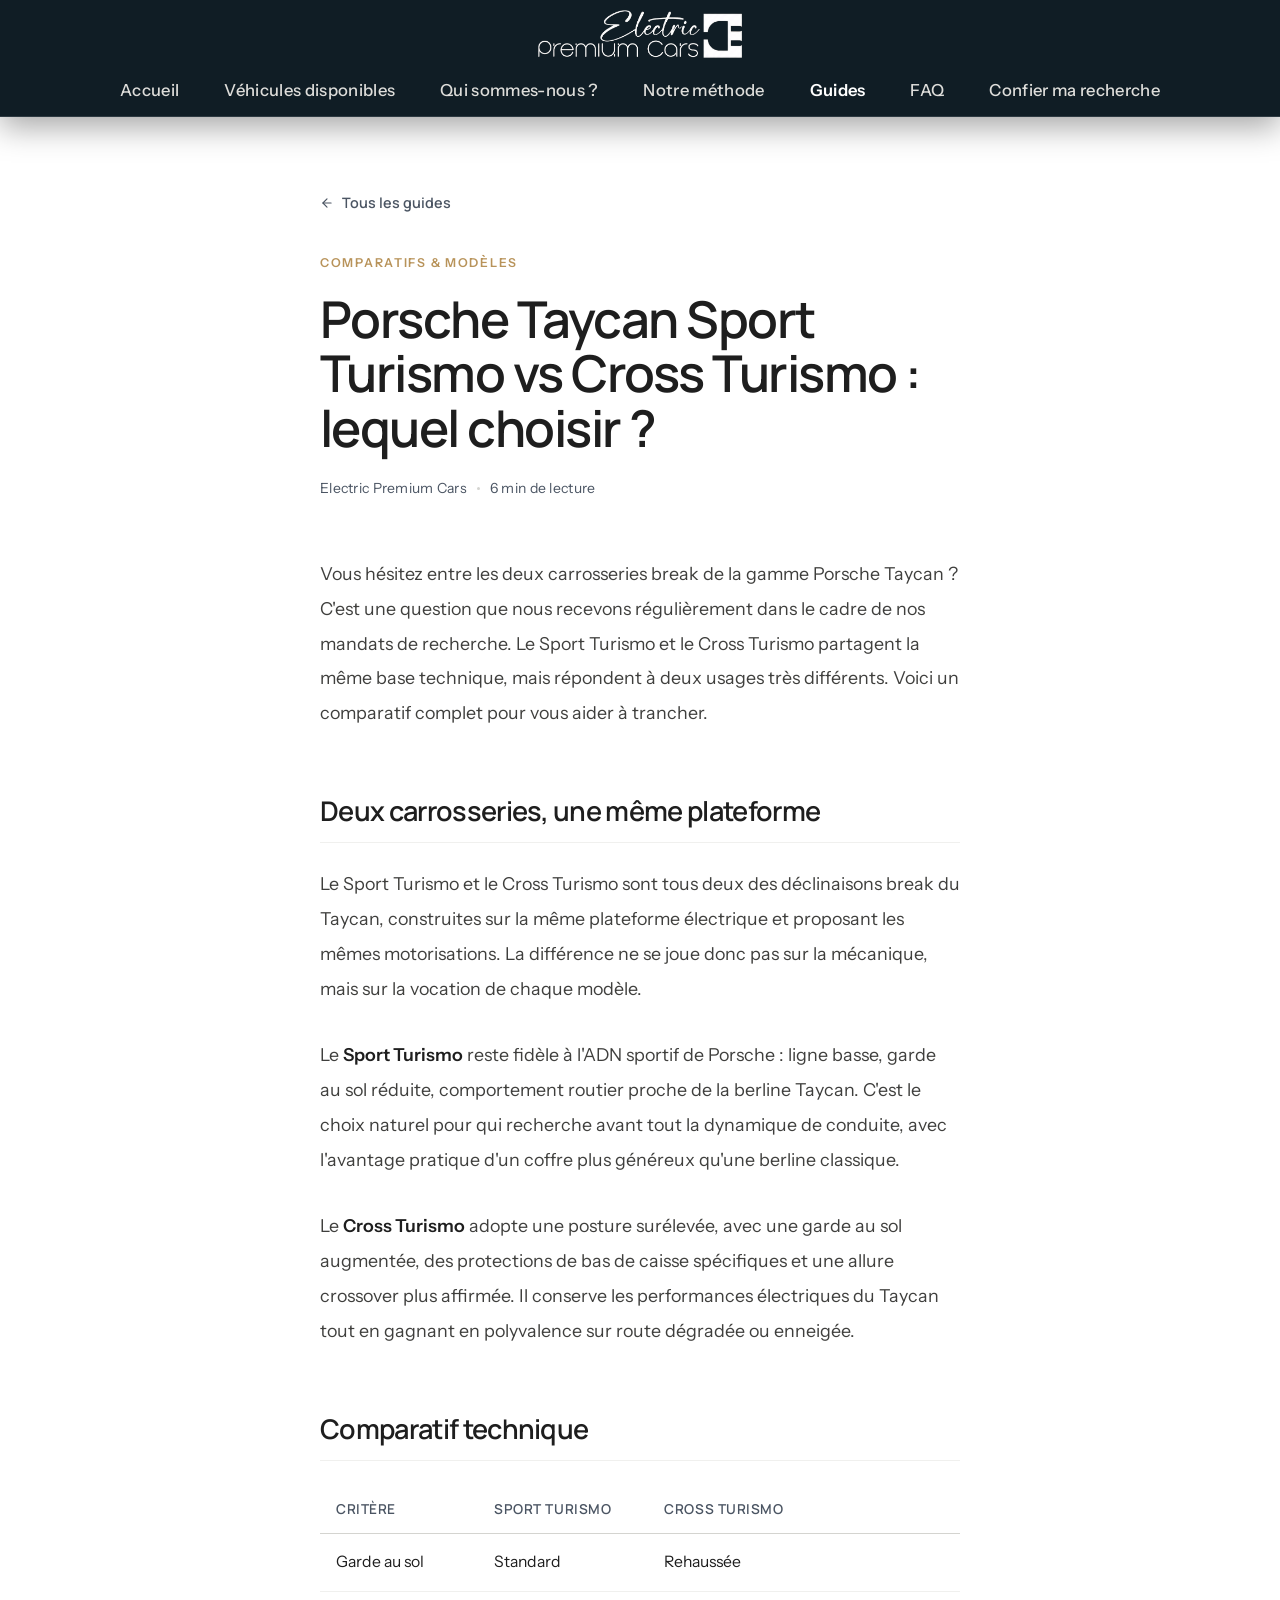
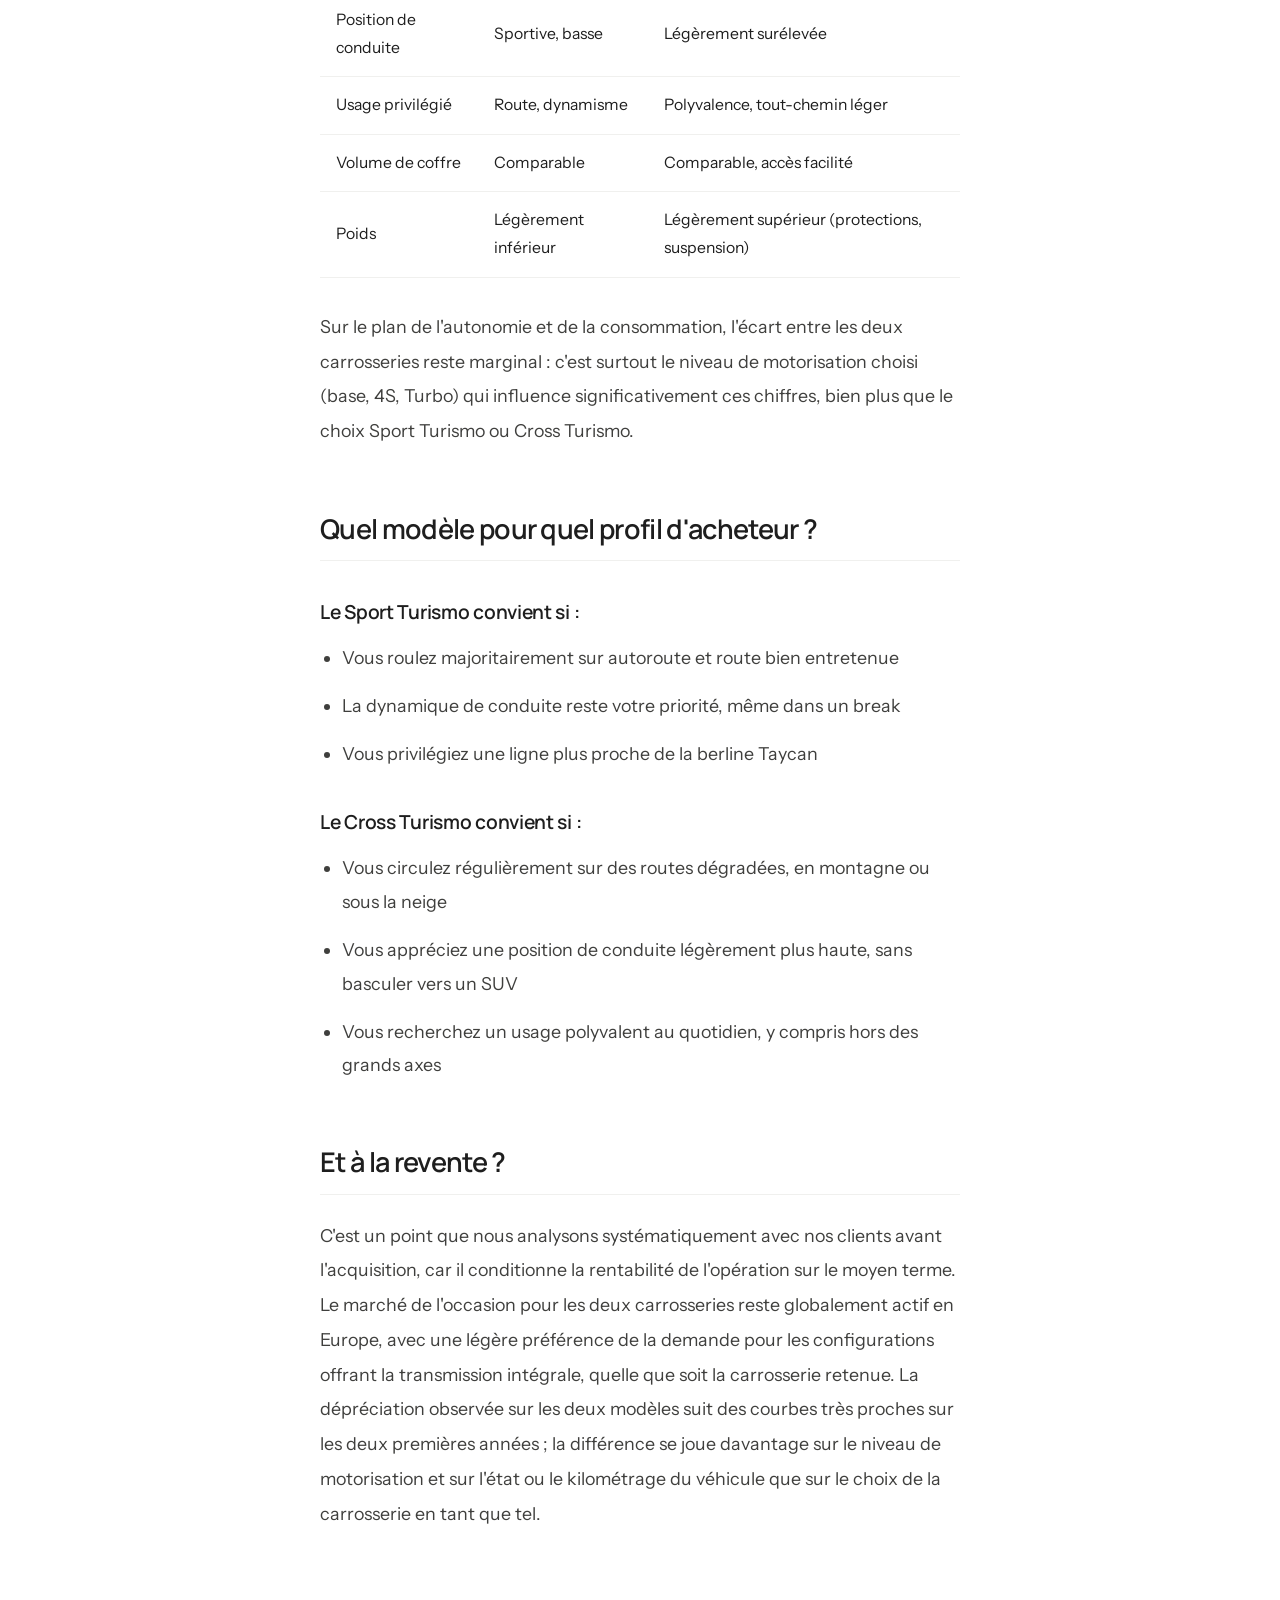
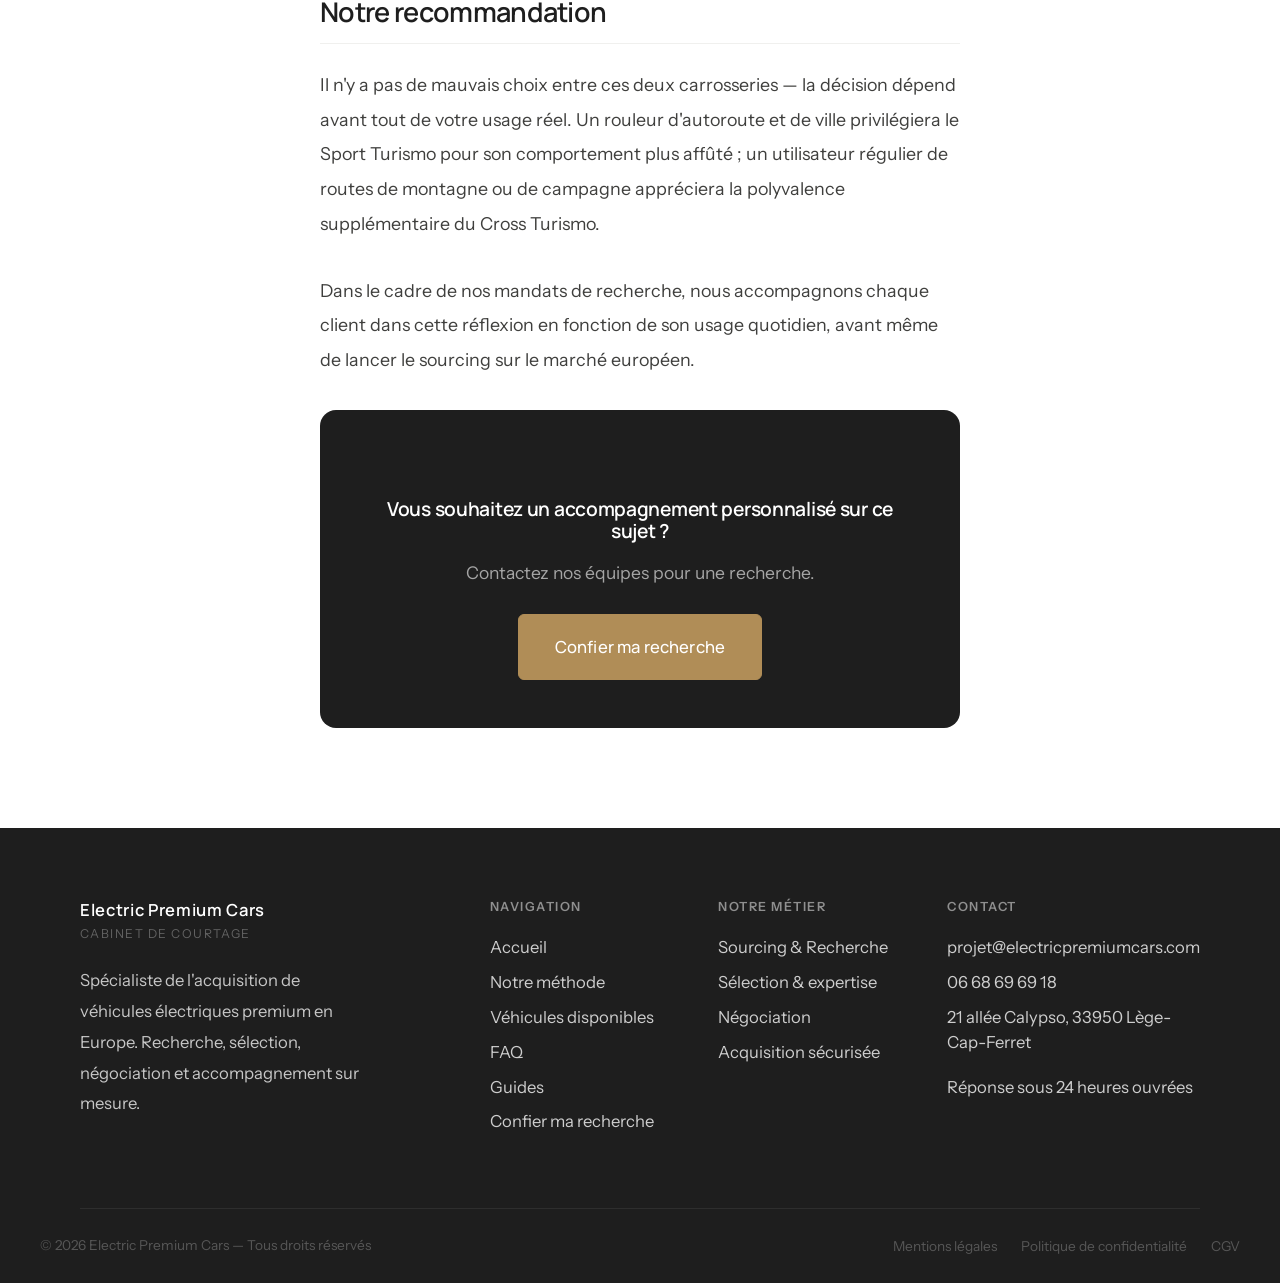
<file: taycan-sport-turismo-vs-cross-turismo.html>
<!DOCTYPE html>
<html lang="fr">
<head>
<!-- Google Analytics -->
<script async src="https://www.googletagmanager.com/gtag/js?id=G-TN90XMGKD0"></script>
<script>
  window.dataLayer = window.dataLayer || [];
  function gtag(){dataLayer.push(arguments);}
  gtag('js', new Date());
  gtag('config', 'G-TN90XMGKD0');
</script>
<meta charset="UTF-8">
  <!-- Favicon -->
  <link rel="icon" type="image/x-icon" href="favicon.ico" />
  <link rel="icon" type="image/png" sizes="32x32" href="favicon-32.png" />
  <link rel="icon" type="image/png" sizes="16x16" href="favicon-16.png" />
  <link rel="icon" type="image/png" sizes="192x192" href="favicon-192.png" />
  <link rel="apple-touch-icon" sizes="180x180" href="apple-touch-icon.png" />
  <meta property="og:image" content="https://www.electricpremiumcars.fr/favicon-512.png" />
  <meta property="og:image:width" content="512" />
  <meta property="og:image:height" content="512" />
<meta name="viewport" content="width=device-width, initial-scale=1.0">
<title>Porsche Taycan Sport Turismo vs Cross Turismo — Electric Premium Cars</title>
<meta name="description" content="Comparatif complet entre le Taycan Sport Turismo et le Cross Turismo : technique, usage et valeur de revente.">
<link rel="stylesheet" href="style.css?v=5">
<style>
  /* ─── ARTICLE — composants spécifiques, construits avec les tokens existants ─── */

  .article-back {
    padding-top: calc(var(--nav-h) + 48px);
  }

  .article-back__inner {
    max-width: 720px;
    margin: 0 auto;
    padding: 0 40px;
  }

  .article-back a {
    display: inline-flex;
    align-items: center;
    gap: 8px;
    font-family: var(--font-head);
    font-size: 0.82rem;
    font-weight: 600;
    color: var(--grey-text);
    transition: color 0.2s var(--ease);
  }

  .article-back a:hover { color: var(--blue-elec); }

  .article-hero {
    padding: 32px 0 56px;
  }

  .article-hero__inner {
    max-width: 720px;
    margin: 0 auto;
    padding: 0 40px;
  }

  .article-hero h1 {
    font-size: clamp(2rem, 4vw, 2.9rem);
    margin: 18px 0 20px;
  }

  .article-meta {
    display: flex;
    align-items: center;
    gap: 10px;
    font-family: var(--font-body);
    font-size: 0.8rem;
    color: var(--grey-text);
    letter-spacing: 0.02em;
  }

  .article-meta__dot {
    width: 3px;
    height: 3px;
    border-radius: 50%;
    background: var(--grey-mid);
  }

  .article-body {
    max-width: 720px;
    margin: 0 auto;
    padding: 0 40px 100px;
  }

  .article-body p {
    color: #3f3f3d;
    font-size: 1.02rem;
    line-height: 1.95;
    margin-bottom: 32px;
  }

  .article-body h2 {
    font-size: 1.55rem;
    margin: 64px 0 24px;
    padding-bottom: 16px;
    border-bottom: 1px solid var(--grey-light);
  }

  .article-body h3 {
    font-size: 1.1rem;
    margin: 40px 0 18px;
  }

  .article-body ul, .article-body ol {
    margin: 0 0 32px;
    padding-left: 22px;
  }

  .article-body ul { list-style: disc; }
  .article-body ol { list-style: decimal; }

  .article-body li {
    color: #3f3f3d;
    font-size: 1.02rem;
    line-height: 1.9;
    margin-bottom: 14px;
  }

  .article-body strong {
    color: var(--anthracite);
    font-weight: 600;
  }

  .article-body table {
    width: 100%;
    border-collapse: collapse;
    margin: 8px 0 32px;
    font-size: 0.9rem;
  }

  .article-body th {
    text-align: left;
    font-family: var(--font-head);
    font-weight: 600;
    font-size: 0.78rem;
    letter-spacing: 0.04em;
    text-transform: uppercase;
    color: var(--grey-text);
    padding: 12px 16px;
    border-bottom: 1px solid var(--grey-mid);
  }

  .article-body td {
    padding: 14px 16px;
    border-bottom: 1px solid var(--grey-light);
    color: var(--anthracite);
  }

  .article-body em {
    color: var(--grey-text);
    font-style: normal;
    font-size: 0.9rem;
  }

  .article-cta {
    background: var(--anthracite);
    border-radius: var(--radius-lg);
    padding: 48px 44px;
    margin-top: 24px;
    text-align: center;
  }

  .article-cta p {
    color: rgba(255,255,255,0.6);
    font-size: 1rem;
    margin-bottom: 24px;
  }

  @media (max-width: 640px) {
    .article-back__inner, .article-hero__inner, .article-body { padding-left: 24px; padding-right: 24px; }
    .article-cta { padding: 36px 24px; }
  }
</style>
</head>
<body>

<nav class="nav" id="nav" role="navigation" aria-label="Navigation principale">
    <div class="nav__inner">
      <a href="index.html" class="nav__logo" aria-label="Electric Premium Cars — Accueil">
        <img src="logo-dark.png" alt="Electric Premium Cars" class="nav__logo-img nav__logo-dark" />
        <img src="logo-light.png" alt="Electric Premium Cars" class="nav__logo-img nav__logo-light" />
      </a>

      <ul class="nav__links" role="list">
        <li><a href="index.html">Accueil</a></li>
        <li><a href="vehicules-demandes.html">Véhicules disponibles</a></li>
        <li><a href="index.html#qui-sommes-nous">Qui sommes-nous ?</a></li>
        <li><a href="index.html#methode">Notre méthode</a></li>
        <li><a href="guides.html" class="active" aria-current="page">Guides</a></li>
        <li><a href="faq.html">FAQ</a></li>
        <li><a href="confier-ma-recherche.html">Confier ma recherche</a></li>
      </ul>

      <button class="nav__burger" id="burger" aria-label="Ouvrir le menu" aria-expanded="false">
        <span></span><span></span><span></span>
      </button>
    </div>

    <div class="nav__mobile" id="mobileMenu" aria-hidden="true">
      <a href="index.html">Accueil</a>
      <a href="vehicules-demandes.html">Véhicules disponibles</a>
      <a href="index.html#qui-sommes-nous">Qui sommes-nous ?</a>
      <a href="index.html#methode">Notre méthode</a>
      <a href="guides.html">Guides</a>
      <a href="faq.html">FAQ</a>
      <a href="confier-ma-recherche.html">Confier ma recherche</a>
      <a href="confier-ma-recherche.html" class="btn btn--primary" style="margin-top:8px; text-align:center;">Confier ma recherche</a>
    </div>
  </nav>

<div class="article-back">
  <div class="article-back__inner">
    <a href="guides.html"><svg width="14" height="14" viewBox="0 0 24 24" fill="none" stroke="currentColor" stroke-width="2" stroke-linecap="round" stroke-linejoin="round"><line x1="19" y1="12" x2="5" y2="12"></line><polyline points="12 19 5 12 12 5"></polyline></svg> Tous les guides</a>
  </div>
</div>

<section class="article-hero">
  <div class="article-hero__inner">
    <span class="label">Comparatifs & modèles</span>
    <h1>Porsche Taycan Sport Turismo vs Cross Turismo : lequel choisir ?</h1>
    <div class="article-meta">
      <span>Electric Premium Cars</span>
      <span class="article-meta__dot"></span>
      <span>6 min de lecture</span>
    </div>
  </div>
</section>

<article class="article-body">

  <p>Vous hésitez entre les deux carrosseries break de la gamme Porsche Taycan ? C'est une question que nous recevons régulièrement dans le cadre de nos mandats de recherche. Le Sport Turismo et le Cross Turismo partagent la même base technique, mais répondent à deux usages très différents. Voici un comparatif complet pour vous aider à trancher.</p>

  <h2>Deux carrosseries, une même plateforme</h2>
  <p>Le Sport Turismo et le Cross Turismo sont tous deux des déclinaisons break du Taycan, construites sur la même plateforme électrique et proposant les mêmes motorisations. La différence ne se joue donc pas sur la mécanique, mais sur la vocation de chaque modèle.</p>
  <p>Le <strong>Sport Turismo</strong> reste fidèle à l'ADN sportif de Porsche : ligne basse, garde au sol réduite, comportement routier proche de la berline Taycan. C'est le choix naturel pour qui recherche avant tout la dynamique de conduite, avec l'avantage pratique d'un coffre plus généreux qu'une berline classique.</p>
  <p>Le <strong>Cross Turismo</strong> adopte une posture surélevée, avec une garde au sol augmentée, des protections de bas de caisse spécifiques et une allure crossover plus affirmée. Il conserve les performances électriques du Taycan tout en gagnant en polyvalence sur route dégradée ou enneigée.</p>

  <h2>Comparatif technique</h2>
  <table>
    <tr><th>Critère</th><th>Sport Turismo</th><th>Cross Turismo</th></tr>
    <tr><td>Garde au sol</td><td>Standard</td><td>Rehaussée</td></tr>
    <tr><td>Position de conduite</td><td>Sportive, basse</td><td>Légèrement surélevée</td></tr>
    <tr><td>Usage privilégié</td><td>Route, dynamisme</td><td>Polyvalence, tout-chemin léger</td></tr>
    <tr><td>Volume de coffre</td><td>Comparable</td><td>Comparable, accès facilité</td></tr>
    <tr><td>Poids</td><td>Légèrement inférieur</td><td>Légèrement supérieur (protections, suspension)</td></tr>
  </table>
  <p>Sur le plan de l'autonomie et de la consommation, l'écart entre les deux carrosseries reste marginal : c'est surtout le niveau de motorisation choisi (base, 4S, Turbo) qui influence significativement ces chiffres, bien plus que le choix Sport Turismo ou Cross Turismo.</p>

  <h2>Quel modèle pour quel profil d'acheteur ?</h2>
  <h3>Le Sport Turismo convient si :</h3>
  <ul>
    <li>Vous roulez majoritairement sur autoroute et route bien entretenue</li>
    <li>La dynamique de conduite reste votre priorité, même dans un break</li>
    <li>Vous privilégiez une ligne plus proche de la berline Taycan</li>
  </ul>
  <h3>Le Cross Turismo convient si :</h3>
  <ul>
    <li>Vous circulez régulièrement sur des routes dégradées, en montagne ou sous la neige</li>
    <li>Vous appréciez une position de conduite légèrement plus haute, sans basculer vers un SUV</li>
    <li>Vous recherchez un usage polyvalent au quotidien, y compris hors des grands axes</li>
  </ul>

  <h2>Et à la revente ?</h2>
  <p>C'est un point que nous analysons systématiquement avec nos clients avant l'acquisition, car il conditionne la rentabilité de l'opération sur le moyen terme. Le marché de l'occasion pour les deux carrosseries reste globalement actif en Europe, avec une légère préférence de la demande pour les configurations offrant la transmission intégrale, quelle que soit la carrosserie retenue. La dépréciation observée sur les deux modèles suit des courbes très proches sur les deux premières années ; la différence se joue davantage sur le niveau de motorisation et sur l'état ou le kilométrage du véhicule que sur le choix de la carrosserie en tant que tel.</p>

  <h2>Notre recommandation</h2>
  <p>Il n'y a pas de mauvais choix entre ces deux carrosseries — la décision dépend avant tout de votre usage réel. Un rouleur d'autoroute et de ville privilégiera le Sport Turismo pour son comportement plus affûté ; un utilisateur régulier de routes de montagne ou de campagne appréciera la polyvalence supplémentaire du Cross Turismo.</p>
  <p>Dans le cadre de nos mandats de recherche, nous accompagnons chaque client dans cette réflexion en fonction de son usage quotidien, avant même de lancer le sourcing sur le marché européen.</p>


  <div class="article-cta">
    <h3 style="color:var(--white); margin-bottom:14px;">Vous souhaitez un accompagnement personnalisé sur ce sujet ?</h3>
    <p>Contactez nos équipes pour une recherche.</p>
    <a href="confier-ma-recherche.html" class="btn btn--blue btn--lg">Confier ma recherche</a>
  </div>
</article>


<footer class="footer" role="contentinfo">
    <div class="container">
      <div class="footer__inner">

        <div class="footer__brand">
          <h3>Electric Premium Cars</h3>
          <span class="footer__brand-sub">Cabinet de courtage</span>
          <p>Spécialiste de l'acquisition de véhicules électriques premium en Europe. Recherche, sélection, négociation et accompagnement sur mesure.</p>
        </div>

        <div class="footer__col">
          <h4>Navigation</h4>
          <a href="index.html">Accueil</a>
          <a href="index.html#methode">Notre méthode</a>
          <a href="vehicules-demandes.html">Véhicules disponibles</a>
          <a href="faq.html">FAQ</a>
          <a href="guides.html">Guides</a>
          <a href="confier-ma-recherche.html">Confier ma recherche</a>
        </div>

        <div class="footer__col">
          <h4>Notre métier</h4>
          <a href="index.html#methode">Sourcing & Recherche</a>
          <a href="index.html#methode">Sélection & expertise</a>
          <a href="index.html#methode">Négociation</a>
          <a href="index.html#methode">Acquisition sécurisée</a>
        </div>

        <div class="footer__col">
          <h4>Contact</h4>
          <a href="mailto:projet@electricpremiumcars.com">projet@electricpremiumcars.com</a>
          <a href="tel:+33668696918">06 68 69 69 18</a>
          <p>21 allée Calypso, 33950 Lège-Cap-Ferret</p>
          <p>Réponse sous 24 heures ouvrées</p>
        </div>

      </div>
    </div>

    <div class="footer__bottom">
      <p>© 2026 Electric Premium Cars — Tous droits réservés</p>
      <div class="footer__bottom-links">
        <a href="mentions-legales.html">Mentions légales</a>
        <a href="politique-de-confidentialite.html">Politique de confidentialité</a>
        <a href="cgv.html">CGV</a>
      </div>
    </div>
  </footer>




  <script src="main.js"></script>
</body>
</html>
</file>
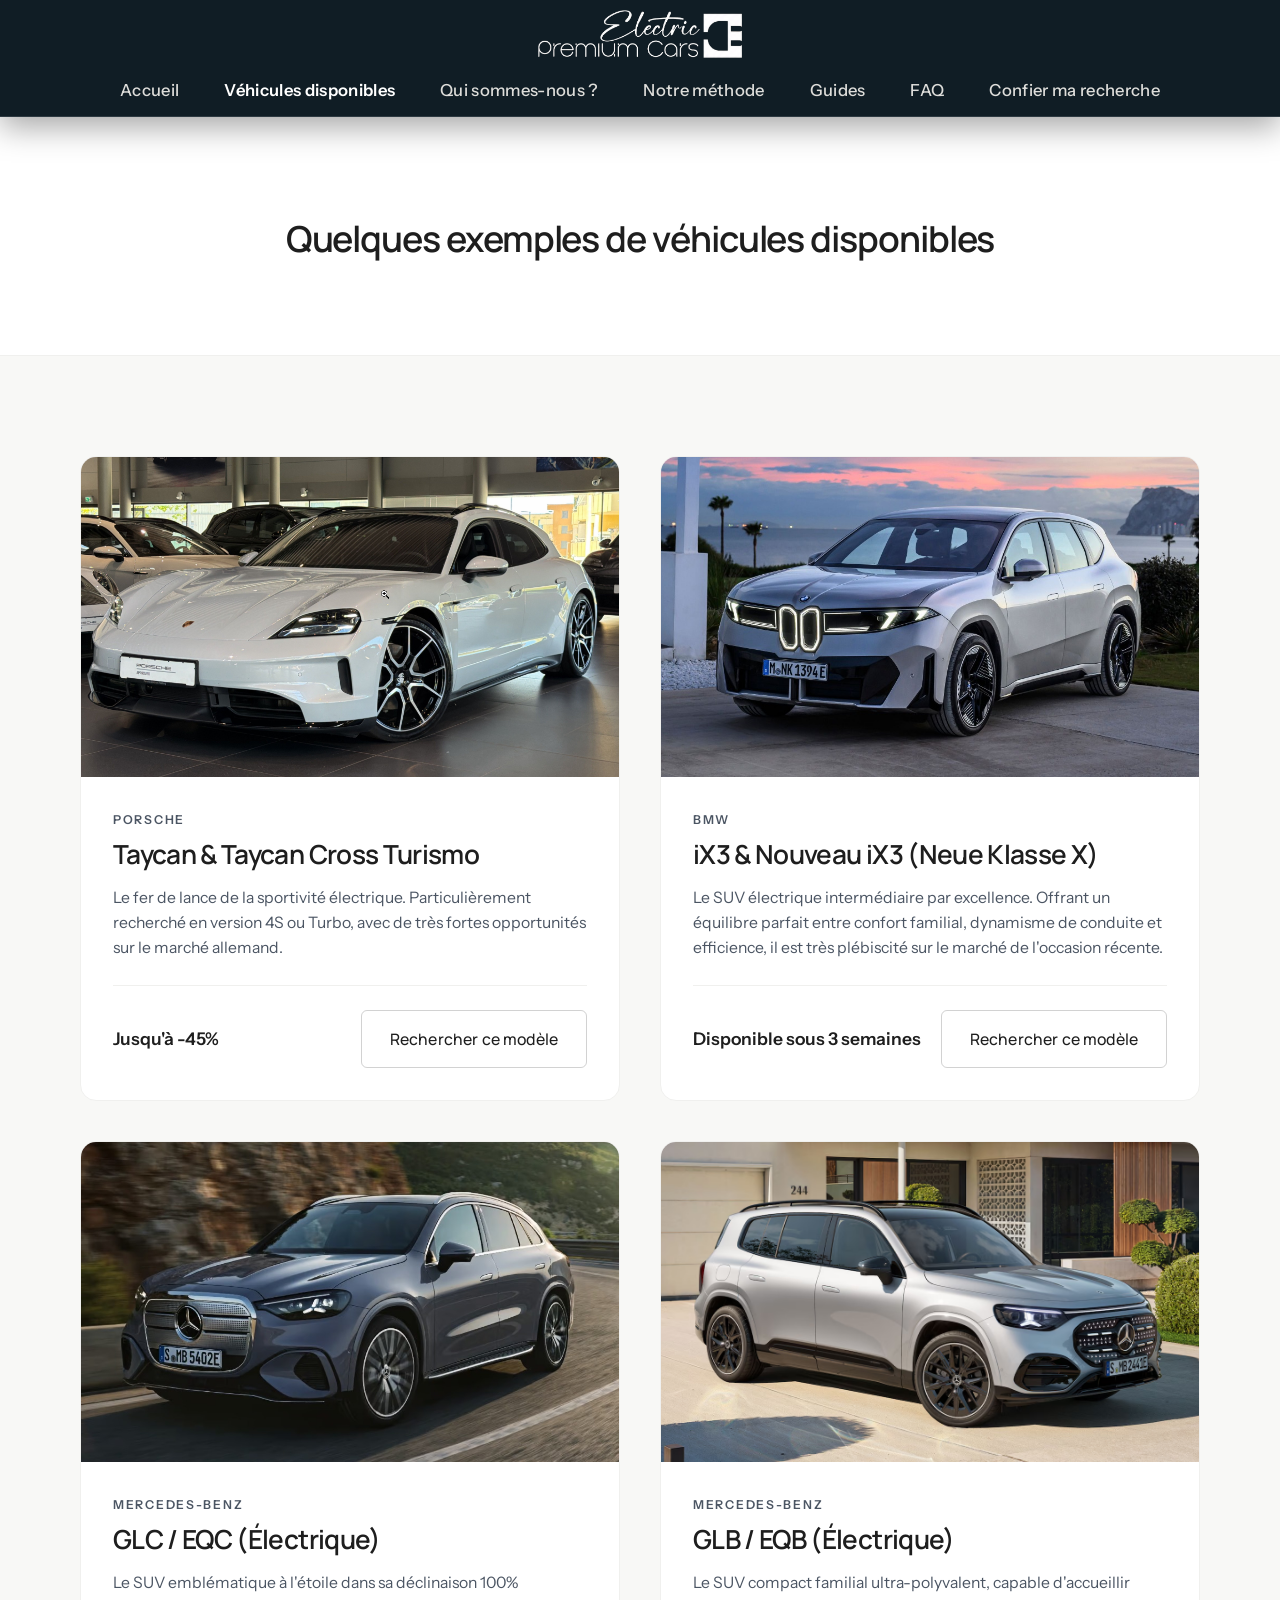
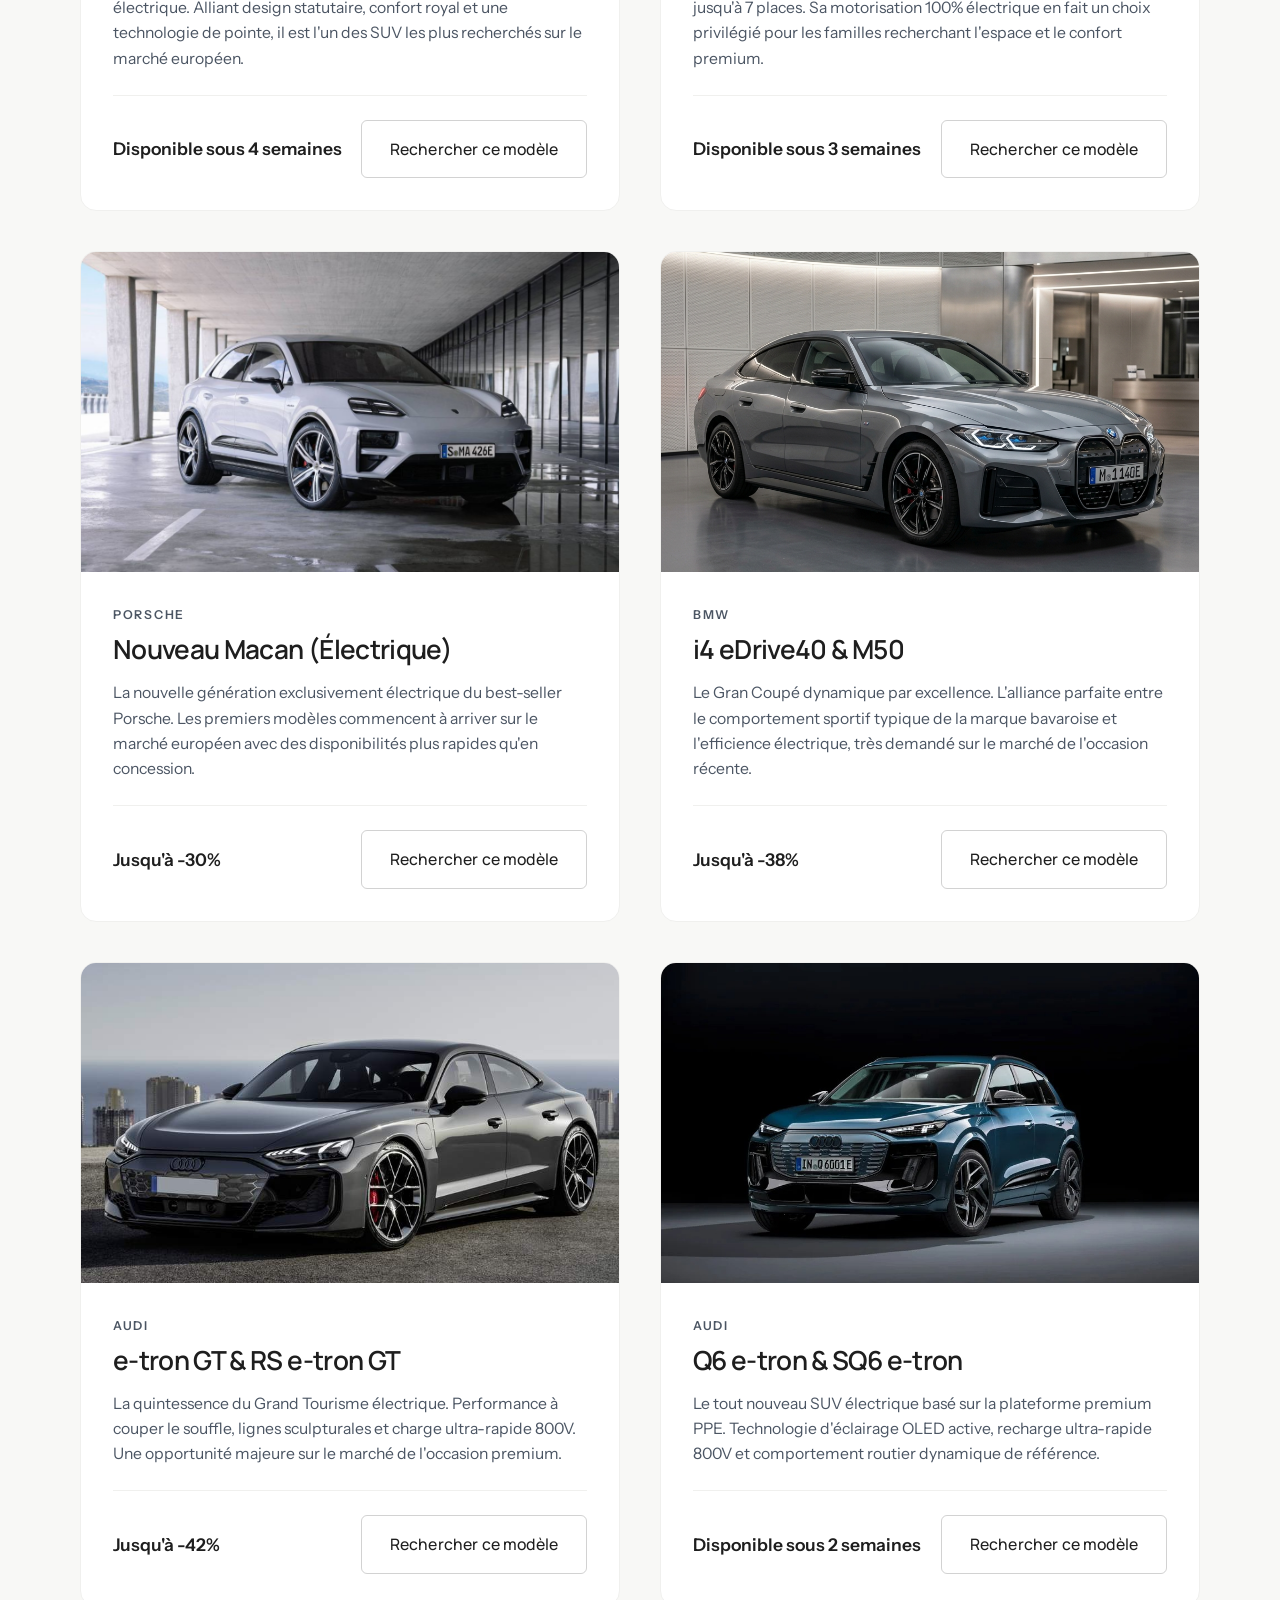
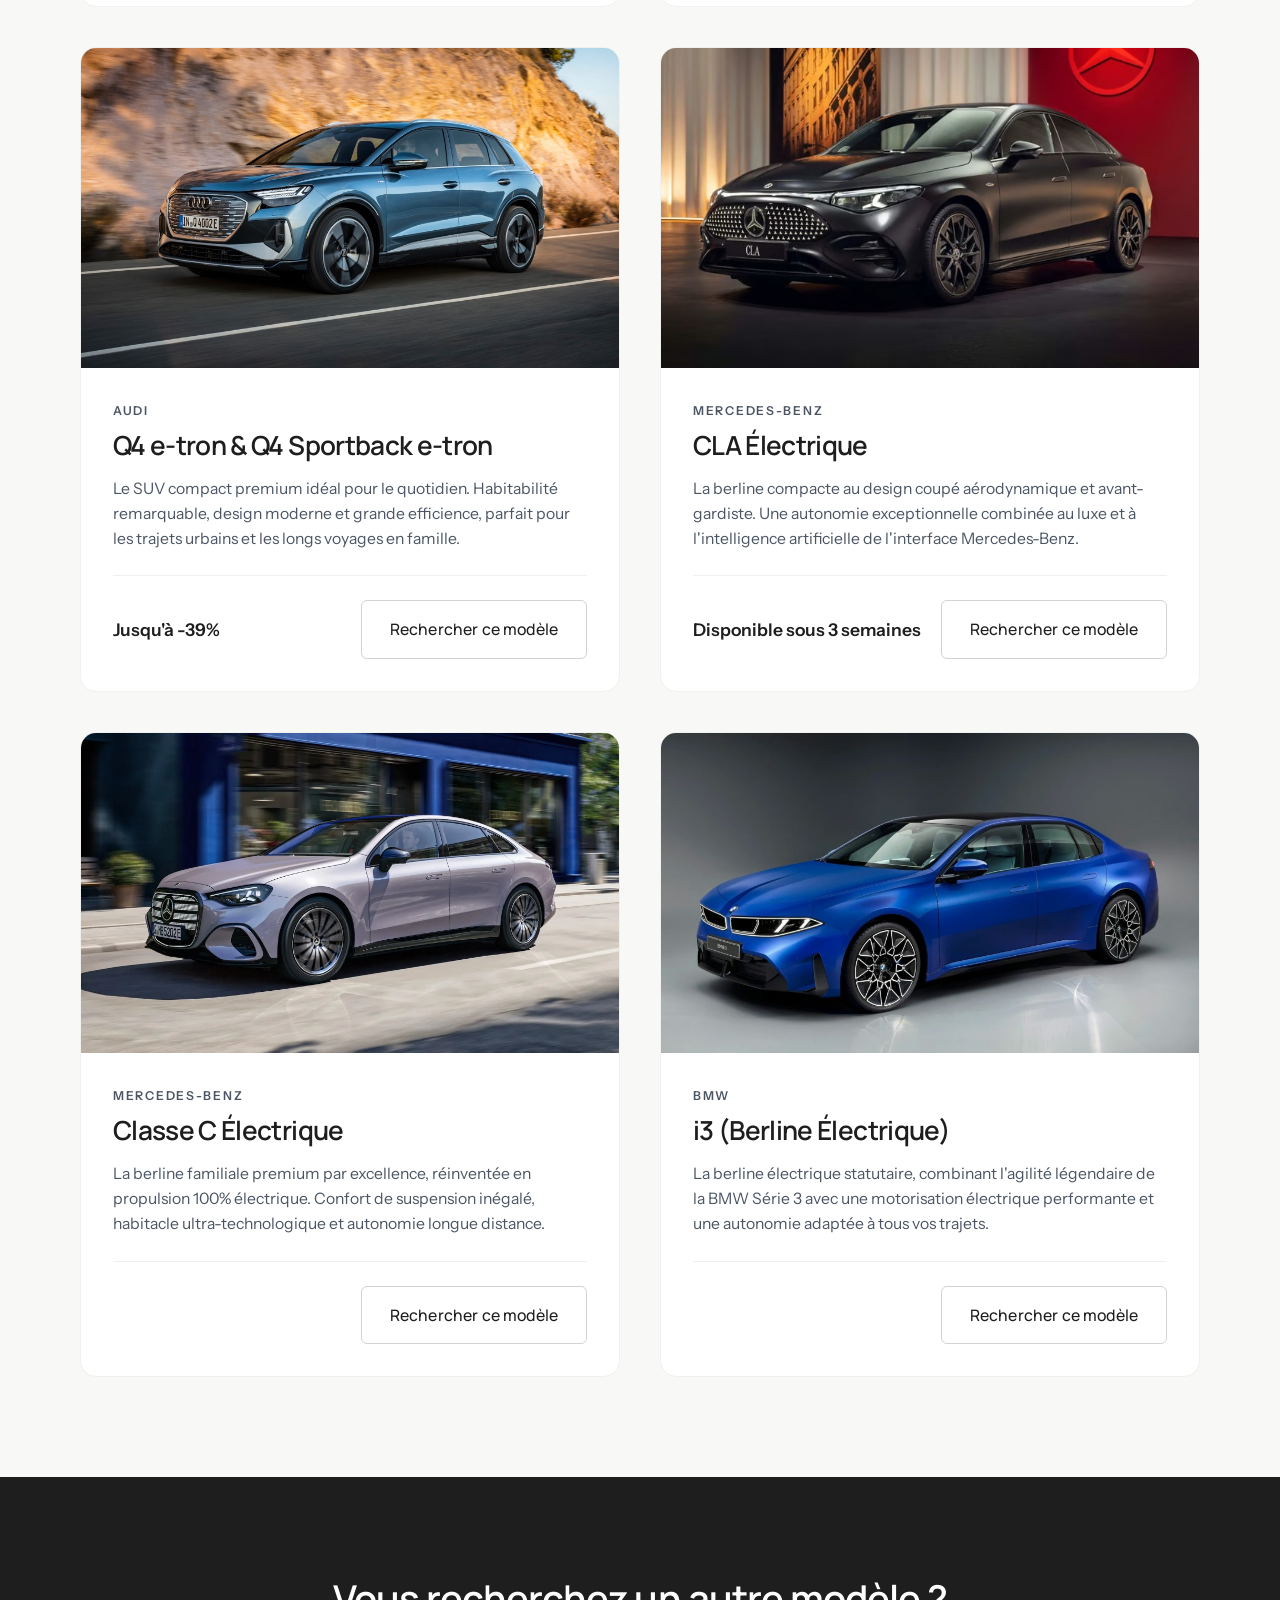
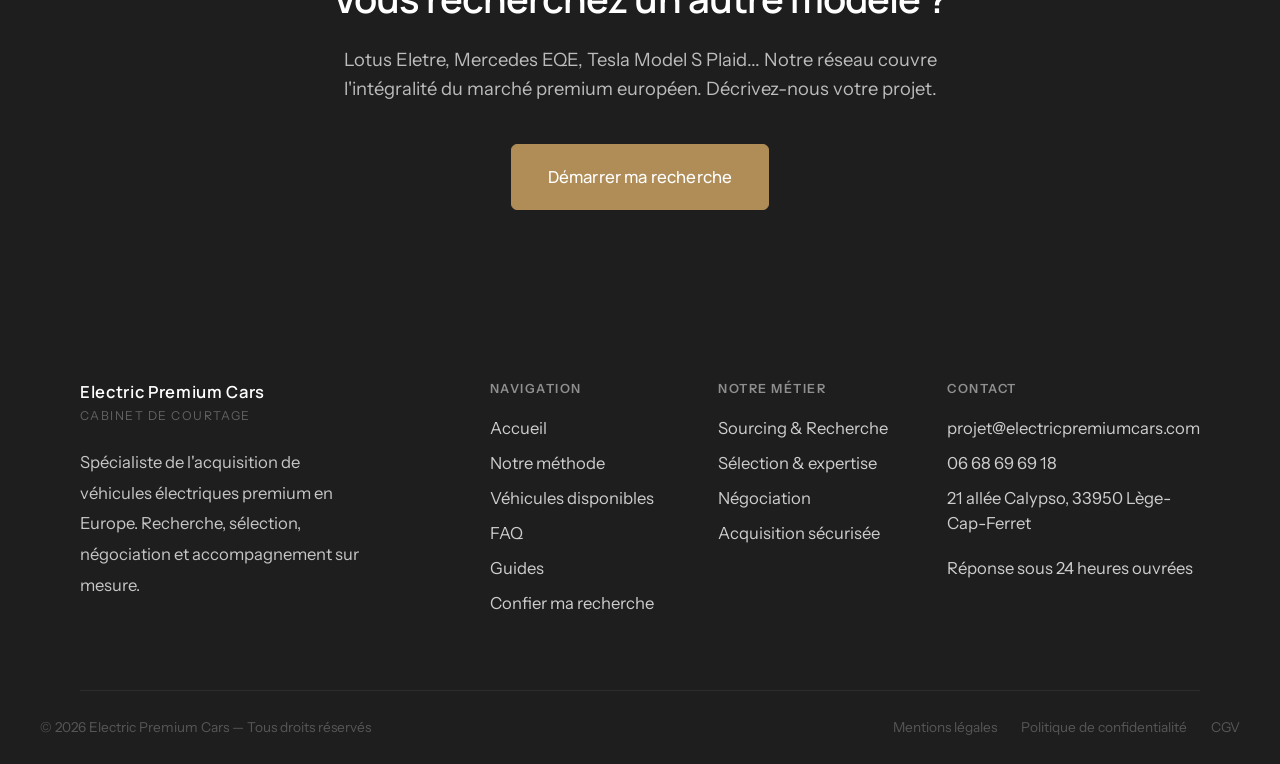
<file: vehicules-demandes.html>
<!DOCTYPE html>
<html lang="fr">

<head>
  <!-- Google Analytics -->
  <script async src="https://www.googletagmanager.com/gtag/js?id=G-TN90XMGKD0"></script>
  <script>
    window.dataLayer = window.dataLayer || [];
    function gtag(){dataLayer.push(arguments);}
    gtag('js', new Date());
    gtag('config', 'G-TN90XMGKD0');
  </script>
  <meta charset="UTF-8" />
  <!-- Favicon -->
  <link rel="icon" type="image/x-icon" href="favicon.ico" />
  <link rel="icon" type="image/png" sizes="32x32" href="favicon-32.png" />
  <link rel="icon" type="image/png" sizes="16x16" href="favicon-16.png" />
  <link rel="icon" type="image/png" sizes="192x192" href="favicon-192.png" />
  <link rel="apple-touch-icon" sizes="180x180" href="apple-touch-icon.png" />
  <meta property="og:image" content="https://www.electricpremiumcars.fr/favicon-512.png" />
  <meta property="og:image:width" content="512" />
  <meta property="og:image:height" content="512" />
  <meta name="viewport" content="width=device-width, initial-scale=1.0" />

  <!-- ─── SEO ─── -->
  <title>Véhicules disponibles — Electric Premium Cars</title>
  <meta name="description"
    content="Découvrez notre catalogue de véhicules électriques premium disponibles à l'importation en Europe : Porsche Taycan, Audi e-tron GT, Mercedes EQS, BMW iX et plus encore." />
  <meta name="robots" content="index, follow" />
  <link rel="canonical" href="https://www.electricpremiumcars.fr/vehicules-demandes.html" />

  <!-- Open Graph -->
  <meta property="og:type" content="website" />
  <meta property="og:title" content="Véhicules disponibles — Electric Premium Cars" />
  <meta property="og:description"
    content="Découvrez notre catalogue de véhicules électriques premium disponibles et importables rapidement en Europe." />
  <meta property="og:url" content="https://www.electricpremiumcars.fr/vehicules-demandes.html" />
  <meta property="og:locale" content="fr_FR" />

  <!-- Schema.org -->
  <script type="application/ld+json">
  {
    "@context": "https://schema.org",
    "@type": "WebPage",
    "name": "Véhicules disponibles — Electric Premium Cars",
    "description": "Catalogue des véhicules électriques premium disponibles à l'importation via le cabinet de courtage Electric Premium Cars."
  }
  </script>

  <!-- Fonts -->
  <link rel="preconnect" href="https://fonts.googleapis.com" />
  <link rel="preconnect" href="https://fonts.gstatic.com" crossorigin />
  <link
    href="https://fonts.googleapis.com/css2?family=Manrope:wght@300;400;500;600;700&family=Instrument+Sans:wght@400;500;600&display=swap"
    rel="stylesheet" />

  <!-- Styles -->
  <link rel="stylesheet" href="style.css?v=5" />

  <style>
    /* ── Page-specific styles ── */
    .demandes-hero {
      padding-top: calc(var(--nav-h) + 80px);
      padding-bottom: 80px;
      background: var(--white);
      border-bottom: 1px solid var(--grey-light);
      text-align: center;
    }

    .demandes-hero h1 {
      margin-bottom: 16px;
    }

    .demandes-hero p {
      font-size: 1rem;
      max-width: 540px;
      margin: 0 auto;
      line-height: 1.85;
      color: var(--grey-text);
    }

    /* ── Grid ── */
    .catalog-section {
      padding: 100px 0;
      background: var(--off-white);
    }

    .catalog-grid {
      display: grid;
      grid-template-columns: repeat(2, 1fr);
      gap: 40px;
    }

    .vehicle-card {
      background: var(--white);
      border-radius: var(--radius-lg);
      overflow: hidden;
      border: 1px solid var(--grey-light);
      transition: transform 0.3s var(--ease), box-shadow 0.3s var(--ease);
      display: flex;
      flex-direction: column;
    }

    .vehicle-card:hover {
      transform: translateY(-4px);
      box-shadow: 0 12px 32px rgba(0, 0, 0, 0.06);
    }

    .vehicle-card__img {
      width: 100%;
      height: 320px;
      object-fit: cover;
    }

    .vehicle-card__content {
      padding: 32px;
      display: flex;
      flex-direction: column;
      flex-grow: 1;
    }

    .vehicle-card__brand {
      font-family: var(--font-body);
      font-size: 0.7rem;
      font-weight: 600;
      letter-spacing: 0.14em;
      text-transform: uppercase;
      color: var(--grey-text);
      margin-bottom: 8px;
    }

    .vehicle-card__model {
      font-family: var(--font-head);
      font-size: 1.5rem;
      font-weight: 600;
      color: var(--anthracite);
      margin-bottom: 16px;
    }

    .vehicle-card__desc {
      font-size: 0.9rem;
      color: var(--grey-text);
      line-height: 1.6;
      margin-bottom: 24px;
      flex-grow: 1;
    }

    .vehicle-card__footer {
      display: flex;
      align-items: center;
      justify-content: space-between;
      padding-top: 24px;
      border-top: 1px solid var(--grey-light);
    }

    .vehicle-card__price {
      font-weight: 600;
      color: var(--anthracite);
    }

    .vehicle-card__price span {
      font-family: var(--font-body);
      font-size: 0.75rem;
      font-weight: 400;
      color: var(--grey-text);
      margin-right: 6px;
    }

    /* ── Responsive ── */
    @media (max-width: 992px) {
      .catalog-grid {
        grid-template-columns: 1fr;
      }

      .vehicle-card__img {
        height: 280px;
      }
    }

    @media (max-width: 768px) {
      .demandes-hero {
        padding-top: calc(var(--nav-h) + 48px);
        padding-bottom: 56px;
      }

      .vehicle-card__content {
        padding: 24px;
      }
    }
  </style>
</head>

<body>

  <!-- ═══════════════════════════════════════════
       NAVIGATION
  ═══════════════════════════════════════════ -->
  <nav class="nav" id="nav" role="navigation" aria-label="Navigation principale">
    <div class="nav__inner">
      <a href="index.html" class="nav__logo" aria-label="Electric Premium Cars — Accueil">
        <img src="logo-dark.png" alt="Electric Premium Cars" class="nav__logo-img nav__logo-dark" />
        <img src="logo-light.png" alt="Electric Premium Cars" class="nav__logo-img nav__logo-light" />
      </a>

      <ul class="nav__links" role="list">
        <li><a href="index.html">Accueil</a></li>
        <li><a href="vehicules-demandes.html" class="active" aria-current="page">Véhicules disponibles</a></li>
        <li><a href="index.html#qui-sommes-nous">Qui sommes-nous ?</a></li>
        <li><a href="index.html#methode">Notre méthode</a></li>
        <li><a href="guides.html">Guides</a></li>
        <li><a href="faq.html">FAQ</a></li>
        <li><a href="confier-ma-recherche.html">Confier ma recherche</a></li>
      </ul>

      <button class="nav__burger" id="burger" aria-label="Ouvrir le menu" aria-expanded="false">
        <span></span><span></span><span></span>
      </button>
    </div>

    <div class="nav__mobile" id="mobileMenu" aria-hidden="true">
      <a href="index.html">Accueil</a>
      <a href="vehicules-demandes.html">Véhicules disponibles</a>
      <a href="index.html#qui-sommes-nous">Qui sommes-nous ?</a>
      <a href="index.html#methode">Notre méthode</a>
      <a href="guides.html">Guides</a>
      <a href="faq.html">FAQ</a>
      <a href="confier-ma-recherche.html">Confier ma recherche</a>
      <a href="confier-ma-recherche.html" class="btn btn--primary" style="margin-top:8px; text-align:center;">Confier ma
        recherche</a>
    </div>
  </nav>

  <!-- ═══════════════════════════════════════════
       PAGE HERO
  ═══════════════════════════════════════════ -->
  <section class="demandes-hero">
    <div class="container">
      <h1 class="reveal reveal-delay-1" style="font-size: clamp(1.6rem, 2.8vw, 2.3rem);">Quelques exemples de véhicules disponibles</h1>
    </div>
  </section>

  <!-- ═══════════════════════════════════════════
       CATALOGUE
  ═══════════════════════════════════════════ -->
  <section class="catalog-section" aria-label="Catalogue des véhicules">
    <div class="container">
      <div class="catalog-grid">

        <!-- Porsche Taycan -->
        <article class="vehicle-card reveal">
          <img src="taycan_photo.jpg" alt="Porsche Taycan" class="vehicle-card__img" loading="lazy" />
          <div class="vehicle-card__content">
            <span class="vehicle-card__brand">Porsche</span>
            <h2 class="vehicle-card__model">Taycan & Taycan Cross Turismo</h2>
            <p class="vehicle-card__desc">
              Le fer de lance de la sportivité électrique. Particulièrement recherché en version 4S ou Turbo, avec de
              très fortes opportunités sur le marché allemand.
            </p>
            <div class="vehicle-card__footer">
              <div class="vehicle-card__price">Jusqu'à -45%</div>
              <a href="confier-ma-recherche.html?modele=Taycan" class="btn btn--outline btn--sm">Rechercher ce
                modèle</a>
            </div>
          </div>
        </article>

        <!-- BMW iX3 -->
        <article class="vehicle-card reveal reveal-delay-1">
          <img src="bmw_ix3.jpg" alt="BMW iX3" class="vehicle-card__img" loading="lazy" />
          <div class="vehicle-card__content">
            <span class="vehicle-card__brand">BMW</span>
            <h2 class="vehicle-card__model">iX3 & Nouveau iX3 (Neue Klasse X)</h2>
            <p class="vehicle-card__desc">
              Le SUV électrique intermédiaire par excellence. Offrant un équilibre parfait entre confort familial,
              dynamisme de conduite et efficience, il est très plébiscité sur le marché de l'occasion récente.
            </p>
            <div class="vehicle-card__footer">
              <div class="vehicle-card__price">Disponible sous 3 semaines</div>
              <a href="confier-ma-recherche.html?modele=iX3" class="btn btn--outline btn--sm">Rechercher ce modèle</a>
            </div>
          </div>
        </article>

        <!-- Mercedes GLC Electrique -->
        <article class="vehicle-card reveal">
          <img src="mercedes_glc_elec.jpg" alt="Mercedes GLC électrique" class="vehicle-card__img" loading="lazy" />
          <div class="vehicle-card__content">
            <span class="vehicle-card__brand">Mercedes-Benz</span>
            <h2 class="vehicle-card__model">GLC / EQC (Électrique)</h2>
            <p class="vehicle-card__desc">
              Le SUV emblématique à l'étoile dans sa déclinaison 100% électrique. Alliant design statutaire, confort
              royal et une technologie de pointe, il est l'un des SUV les plus recherchés sur le marché européen.
            </p>
            <div class="vehicle-card__footer">
              <div class="vehicle-card__price">Disponible sous 4 semaines</div>
              <a href="confier-ma-recherche.html?modele=GLC_Electrique" class="btn btn--outline btn--sm">Rechercher ce
                modèle</a>
            </div>
          </div>
        </article>

        <!-- Mercedes GLB Electrique -->
        <article class="vehicle-card reveal reveal-delay-1">
          <img src="mercedes_glb_elec.jpg" alt="Mercedes GLB électrique" class="vehicle-card__img" loading="lazy" />
          <div class="vehicle-card__content">
            <span class="vehicle-card__brand">Mercedes-Benz</span>
            <h2 class="vehicle-card__model">GLB / EQB (Électrique)</h2>
            <p class="vehicle-card__desc">
              Le SUV compact familial ultra-polyvalent, capable d'accueillir jusqu'à 7 places. Sa motorisation 100%
              électrique en fait un choix privilégié pour les familles recherchant l'espace et le confort premium.
            </p>
            <div class="vehicle-card__footer">
              <div class="vehicle-card__price">Disponible sous 3 semaines</div>
              <a href="confier-ma-recherche.html?modele=GLB_Electrique" class="btn btn--outline btn--sm">Rechercher ce
                modèle</a>
            </div>
          </div>
        </article>

        <!-- Porsche Macan -->
        <article class="vehicle-card reveal">
          <img src="macan.jpg" alt="Porsche Macan électrique bleu" class="vehicle-card__img" loading="lazy" />
          <div class="vehicle-card__content">
            <span class="vehicle-card__brand">Porsche</span>
            <h2 class="vehicle-card__model">Nouveau Macan (Électrique)</h2>
            <p class="vehicle-card__desc">
              La nouvelle génération exclusivement électrique du best-seller Porsche. Les premiers modèles commencent à
              arriver sur le marché européen avec des disponibilités plus rapides qu'en concession.
            </p>
            <div class="vehicle-card__footer">
              <div class="vehicle-card__price">Jusqu'à -30%</div>
              <a href="confier-ma-recherche.html?modele=Macan" class="btn btn--outline btn--sm">Rechercher ce modèle</a>
            </div>
          </div>
        </article>

        <!-- BMW i4 -->
        <article class="vehicle-card reveal reveal-delay-1">
          <img src="bmw_i4_photo.jpg" alt="BMW i4" class="vehicle-card__img" loading="lazy" />
          <div class="vehicle-card__content">
            <span class="vehicle-card__brand">BMW</span>
            <h2 class="vehicle-card__model">i4 eDrive40 & M50</h2>
            <p class="vehicle-card__desc">
              Le Gran Coupé dynamique par excellence. L'alliance parfaite entre le comportement sportif typique de la
              marque bavaroise et l'efficience électrique, très demandé sur le marché de l'occasion récente.
            </p>
            <div class="vehicle-card__footer">
              <div class="vehicle-card__price">Jusqu'à -38%</div>
              <a href="confier-ma-recherche.html?modele=i4" class="btn btn--outline btn--sm">Rechercher ce modèle</a>
            </div>
          </div>
        </article>

        <!-- Audi e-tron GT -->
        <article class="vehicle-card reveal">
          <img src="audi_etron_gt.jpg" alt="Audi e-tron GT" class="vehicle-card__img" loading="lazy" />
          <div class="vehicle-card__content">
            <span class="vehicle-card__brand">Audi</span>
            <h2 class="vehicle-card__model">e-tron GT & RS e-tron GT</h2>
            <p class="vehicle-card__desc">
              La quintessence du Grand Tourisme électrique. Performance à couper le souffle, lignes sculpturales et
              charge ultra-rapide 800V. Une opportunité majeure sur le marché de l'occasion premium.
            </p>
            <div class="vehicle-card__footer">
              <div class="vehicle-card__price">Jusqu'à -42%</div>
              <a href="confier-ma-recherche.html?modele=Etron_GT" class="btn btn--outline btn--sm">Rechercher ce
                modèle</a>
            </div>
          </div>
        </article>

        <!-- Audi Q6 e-tron -->
        <article class="vehicle-card reveal reveal-delay-1">
          <img src="audi_q6_etron.jpg" alt="Audi Q6 e-tron" class="vehicle-card__img" loading="lazy" />
          <div class="vehicle-card__content">
            <span class="vehicle-card__brand">Audi</span>
            <h2 class="vehicle-card__model">Q6 e-tron & SQ6 e-tron</h2>
            <p class="vehicle-card__desc">
              Le tout nouveau SUV électrique basé sur la plateforme premium PPE. Technologie d'éclairage OLED active,
              recharge ultra-rapide 800V et comportement routier dynamique de référence.
            </p>
            <div class="vehicle-card__footer">
              <div class="vehicle-card__price">Disponible sous 2 semaines</div>
              <a href="confier-ma-recherche.html?modele=Q6_Etron" class="btn btn--outline btn--sm">Rechercher ce
                modèle</a>
            </div>
          </div>
        </article>

        <!-- Audi Q4 e-tron -->
        <article class="vehicle-card reveal">
          <img src="audi_q4_etron.jpg" alt="Audi Q4 e-tron" class="vehicle-card__img" loading="lazy" />
          <div class="vehicle-card__content">
            <span class="vehicle-card__brand">Audi</span>
            <h2 class="vehicle-card__model">Q4 e-tron & Q4 Sportback e-tron</h2>
            <p class="vehicle-card__desc">
              Le SUV compact premium idéal pour le quotidien. Habitabilité remarquable, design moderne et grande
              efficience, parfait pour les trajets urbains et les longs voyages en famille.
            </p>
            <div class="vehicle-card__footer">
              <div class="vehicle-card__price">Jusqu'à -39%</div>
              <a href="confier-ma-recherche.html?modele=Q4_Etron" class="btn btn--outline btn--sm">Rechercher ce
                modèle</a>
            </div>
          </div>
        </article>

        <!-- Mercedes CLA Electrique -->
        <article class="vehicle-card reveal reveal-delay-1">
          <img src="mercedes_cla.jpg" alt="Mercedes CLA électrique" class="vehicle-card__img" loading="lazy" />
          <div class="vehicle-card__content">
            <span class="vehicle-card__brand">Mercedes-Benz</span>
            <h2 class="vehicle-card__model">CLA Électrique</h2>
            <p class="vehicle-card__desc">
              La berline compacte au design coupé aérodynamique et avant-gardiste. Une autonomie exceptionnelle combinée
              au luxe et à l'intelligence artificielle de l'interface Mercedes-Benz.
            </p>
            <div class="vehicle-card__footer">
              <div class="vehicle-card__price">Disponible sous 3 semaines</div>
              <a href="confier-ma-recherche.html?modele=CLA_Electrique" class="btn btn--outline btn--sm">Rechercher ce
                modèle</a>
            </div>
          </div>
        </article>

        <!-- Mercedes Classe C Electrique -->
        <article class="vehicle-card reveal">
          <img src="mercedes_classe_c_elec.jpg" alt="Mercedes Classe C électrique" class="vehicle-card__img"
            loading="lazy" />
          <div class="vehicle-card__content">
            <span class="vehicle-card__brand">Mercedes-Benz</span>
            <h2 class="vehicle-card__model">Classe C Électrique</h2>
            <p class="vehicle-card__desc">
              La berline familiale premium par excellence, réinventée en propulsion 100% électrique. Confort de
              suspension inégalé, habitacle ultra-technologique et autonomie longue distance.
            </p>
            <div class="vehicle-card__footer">
              <a href="confier-ma-recherche.html?modele=Classe_C_Electrique" class="btn btn--outline btn--sm"
                style="margin-left: auto;">Rechercher ce modèle</a>
            </div>
          </div>
        </article>

        <!-- BMW i3 -->
        <article class="vehicle-card reveal reveal-delay-1">
          <img src="bmw_i3.jpg" alt="BMW i3" class="vehicle-card__img" loading="lazy" />
          <div class="vehicle-card__content">
            <span class="vehicle-card__brand">BMW</span>
            <h2 class="vehicle-card__model">i3 (Berline Électrique)</h2>
            <p class="vehicle-card__desc">
              La berline électrique statutaire, combinant l'agilité légendaire de la BMW Série 3 avec une motorisation
              électrique performante et une autonomie adaptée à tous vos trajets.
            </p>
            <div class="vehicle-card__footer">
              <a href="confier-ma-recherche.html?modele=i3" class="btn btn--outline btn--sm"
                style="margin-left: auto;">Rechercher ce modèle</a>
            </div>
          </div>
        </article>

      </div>
    </div>
  </section>

  <!-- ═══════════════════════════════════════════
       CTA FINAL
  ═══════════════════════════════════════════ -->
  <section class="section"
    style="background: var(--anthracite); color: var(--white); text-align: center; padding: 100px 0;">
    <div class="container">
      <h2 class="reveal" style="color: var(--white); margin-bottom: 24px; font-size: clamp(1.8rem, 3vw, 2.5rem);">Vous
        recherchez un autre modèle ?</h2>
      <p class="reveal reveal-delay-1"
        style="color: rgba(255,255,255,0.7); max-width: 600px; margin: 0 auto 40px; line-height: 1.6;">
        Lotus Eletre, Mercedes EQE, Tesla Model S Plaid... Notre réseau couvre l'intégralité du marché premium européen.
        Décrivez-nous votre projet.
      </p>
      <a href="confier-ma-recherche.html" class="btn btn--primary btn--lg reveal reveal-delay-2">
        Démarrer ma recherche
      </a>
    </div>
  </section>

  <!-- ═══════════════════════════════════════════
       FOOTER
  ═══════════════════════════════════════════ -->
  <footer class="footer" role="contentinfo">
    <div class="container">
      <div class="footer__inner">

        <div class="footer__brand">
          <h3>Electric Premium Cars</h3>
          <span class="footer__brand-sub">Cabinet de courtage</span>
          <p>Spécialiste de l'acquisition de véhicules électriques premium en Europe. Recherche, sélection, négociation
            et accompagnement sur mesure.</p>
        </div>

        <div class="footer__col">
          <h4>Navigation</h4>
          <a href="index.html">Accueil</a>
          <a href="index.html#methode">Notre méthode</a>
          <a href="vehicules-demandes.html">Véhicules disponibles</a>
          <a href="faq.html">FAQ</a>
          <a href="guides.html">Guides</a>
          <a href="confier-ma-recherche.html">Confier ma recherche</a>
        </div>

        <div class="footer__col">
          <h4>Notre métier</h4>
          <a href="index.html#methode">Sourcing & Recherche</a>
          <a href="index.html#methode">Sélection & expertise</a>
          <a href="index.html#methode">Négociation</a>
          <a href="index.html#methode">Acquisition sécurisée</a>
        </div>

        <div class="footer__col">
          <h4>Contact</h4>
          <a href="mailto:projet@electricpremiumcars.com">projet@electricpremiumcars.com</a>
          <a href="tel:+33668696918">06 68 69 69 18</a>
          <p>21 allée Calypso, 33950 Lège-Cap-Ferret</p>
          <p>Réponse sous 24 heures ouvrées</p>
        </div>

      </div>
    </div>

    <div class="footer__bottom">
      <p>© 2026 Electric Premium Cars — Tous droits réservés</p>
      <div class="footer__bottom-links">
        <a href="mentions-legales.html">Mentions légales</a>
        <a href="politique-de-confidentialite.html">Politique de confidentialité</a>
        <a href="cgv.html">CGV</a>
      </div>
    </div>
  </footer>

  <script src="main.js"></script>
</body>

</html>
</file>
<file: style.css>
/* ═══════════════════════════════════════════════════════
   ELECTRIC PREMIUM CARS — Design System
   Version 1.0 — Cabinet de courtage spécialisé
   Palette : Blanc · Bleu profond · Anthracite · Gris clair
   ═══════════════════════════════════════════════════════ */

@import url('https://fonts.googleapis.com/css2?family=Manrope:wght@300;400;500;600;700&family=Instrument+Sans:wght@400;500;600&display=swap');

/* ─── RESET ─── */
*,
*::before,
*::after {
  box-sizing: border-box;
  margin: 0;
  padding: 0;
}

/* ─── TOKENS ─── */
:root {
  /* Palette */
  --white: #ffffff;
  --off-white: #f8f8f6;
  --grey-light: #f0f0ee;
  --grey-mid: #d4d4d0;
  --grey-text: #4b5563;
  --anthracite: #1e1e1e;
  --dark: #111111;
  --blue-deep: #785828;
  --blue: #96723F;
  --blue-elec: #B8935A;
  --blue-subtle: rgba(184, 147, 90, 0.08);
  --blue-border: rgba(184, 147, 90, 0.25);

  /* Typography */
  --font-head: 'Manrope', sans-serif;
  --font-body: 'Instrument Sans', sans-serif;

  /* Spacing */
  --nav-h: 140px;
  --radius-sm: 6px;
  --radius: 10px;
  --radius-lg: 16px;

  /* Transitions */
  --ease: cubic-bezier(0.4, 0, 0.2, 1);
  --ease-out: cubic-bezier(0, 0, 0.2, 1);
}

/* ─── BASE ─── */
html {
  scroll-behavior: smooth;
  font-size: 17.5px;
}

body {
  font-family: var(--font-body);
  background: var(--white);
  color: var(--anthracite);
  line-height: 1.8;
  -webkit-font-smoothing: antialiased;
  -moz-osx-font-smoothing: grayscale;
  overflow-x: hidden;
}

img {
  display: block;
  max-width: 100%;
}

a {
  text-decoration: none;
  color: inherit;
}

ul {
  list-style: none;
}

button {
  cursor: pointer;
  border: none;
  background: none;
  font-family: inherit;
}

/* ─── CONTAINER ─── */
.container {
  max-width: 1200px;
  margin: 0 auto;
  padding: 0 40px;
}

/* ─── TYPOGRAPHY ─── */
h1,
h2,
h3,
h4 {
  font-family: var(--font-head);
  line-height: 1.15;
  letter-spacing: -0.02em;
  color: var(--anthracite);
}

h1 {
  font-size: clamp(2.4rem, 4.5vw, 4rem);
  font-weight: 600;
  letter-spacing: -0.03em;
  line-height: 1.08;
}

h2 {
  font-size: clamp(2rem, 3.5vw, 3.2rem);
  font-weight: 600;
  letter-spacing: -0.025em;
}

h3 {
  font-size: 1.15rem;
  font-weight: 600;
  letter-spacing: -0.015em;
}

p {
  font-family: var(--font-body);
  font-size: 1.05rem;
  font-weight: 400;
  line-height: 1.85;
  color: var(--grey-text);
}

p + p {
  margin-top: 20px;
}

.label {
  font-family: var(--font-body);
  font-size: 0.7rem;
  font-weight: 600;
  letter-spacing: 0.14em;
  text-transform: uppercase;
  color: var(--blue-elec);
  margin-bottom: 16px;
  display: block;
}

.label--neutral {
  color: var(--grey-text);
}

/* ─── SECTIONS ─── */
.section {
  padding: 120px 0;
}

.section--sm {
  padding: 80px 0;
}

.section--grey {
  background: var(--off-white);
}

.section--dark {
  background: var(--dark);
  color: var(--white);
}

.section--dark h1,
.section--dark h2,
.section--dark h3 {
  color: var(--white);
}

.section--dark .label {
  color: rgba(255, 255, 255, 0.7);
  letter-spacing: 0.14em;
}

.section--dark p {
  color: rgba(255, 255, 255, 0.82);
}

.section__head {
  margin-bottom: 72px;
}

.section__head--center {
  text-align: center;
  max-width: 600px;
  margin-left: auto;
  margin-right: auto;
  margin-bottom: 72px;
}

.section__title {
  margin-bottom: 20px;
}

.section__sub {
  font-size: 1.15rem;
  max-width: 620px;
  line-height: 1.85;
}

/* ─── BUTTONS ─── */
.btn {
  display: inline-flex;
  align-items: center;
  justify-content: center;
  gap: 8px;
  padding: 14px 28px;
  border-radius: var(--radius-sm);
  font-family: var(--font-head);
  font-weight: 500;
  font-size: 0.9rem;
  letter-spacing: 0.01em;
  transition: all 0.24s var(--ease);
  cursor: pointer;
  border: 1.5px solid transparent;
  white-space: nowrap;
}

.btn--primary {
  background: #B08D57;
  color: #ffffff;
  border-color: #B08D57;
}

.btn--primary:hover {
  background: #B08D57;
  border-color: #B08D57;
  color: #ffffff !important;
  transform: translateY(-1px);
  box-shadow: 0 8px 24px rgba(176, 141, 87, 0.35);
}

.btn--outline {
  background: transparent;
  color: var(--anthracite);
  border-color: rgba(30, 30, 30, 0.2);
}

.btn--outline:hover {
  background: #B08D57;
  border-color: #B08D57;
  color: #ffffff !important;
  transform: translateY(-1px);
  box-shadow: 0 8px 24px rgba(176, 141, 87, 0.35);
}

.btn--outline-white {
  background: transparent;
  color: var(--white);
  border-color: rgba(255, 255, 255, 0.25);
}

.btn--outline-white:hover {
  background: #B08D57;
  border-color: #B08D57;
  color: #ffffff !important;
  transform: translateY(-1px);
  box-shadow: 0 8px 24px rgba(176, 141, 87, 0.35);
}

.btn--blue {
  background: #B08D57;
  color: var(--white);
  border-color: #B08D57;
}

.btn--blue:hover {
  background: #8A6D3F;
  border-color: #8A6D3F;
  color: #ffffff !important;
  transform: translateY(-1px);
  box-shadow: 0 8px 24px rgba(176, 141, 87, 0.35);
}

.btn--lg {
  padding: 17px 36px;
  font-size: 0.95rem;
}

/* ─── NAV ─── */
.nav {
  position: fixed;
  top: 0;
  left: 0;
  right: 0;
  z-index: 1000;
  padding: 16px 0 12px;
  display: flex;
  flex-direction: column;
  align-items: center;
  transition: background 0.3s var(--ease), box-shadow 0.3s var(--ease), border-color 0.3s var(--ease), padding 0.3s var(--ease);
  border-bottom: 1px solid rgba(255, 255, 255, 0.12);
  background: rgba(7, 20, 29, 0.65);
  backdrop-filter: blur(14px);
  -webkit-backdrop-filter: blur(14px);
}

.nav.nav--scrolled {
  background: rgba(7, 20, 29, 0.96);
  border-bottom-color: rgba(167, 175, 178, 0.2);
  box-shadow: 0 10px 30px rgba(0, 0, 0, 0.35);
  padding: 10px 0 10px;
}

.nav__inner {
  max-width: 100%;
  margin: 0 auto;
  padding: 0 32px;
  width: 100%;
  display: flex;
  flex-direction: column;
  align-items: center;
  justify-content: center;
  gap: 12px;
}

.nav__logo {
  display: flex;
  align-items: center;
  justify-content: center;
  flex-shrink: 0;
  margin: 0 auto;
}

.nav__logo-img {
  height: 64px;
  width: auto;
  object-fit: contain;
  transition: all 0.35s var(--ease);
}

.nav.nav--scrolled .nav__logo-img {
  height: 48px;
}

/* Logo blanc visible sur le fond bleu nuit */
.nav__logo-dark {
  display: block !important;
  opacity: 1 !important;
}

.nav__logo-light {
  display: none !important;
  opacity: 0 !important;
}

.nav__links {
  display: flex;
  align-items: center;
  justify-content: center;
  gap: clamp(18px, 3.5vw, 48px);
  width: 100%;
  margin: 0 auto;
  padding: 4px 0 0;
  list-style: none;
}

.nav__links a {
  font-family: var(--font-body);
  font-size: 0.95rem;
  font-weight: 500;
  color: rgba(245, 243, 238, 0.9);
  transition: all 0.25s var(--ease);
  letter-spacing: 0.02em;
  padding: 4px 0;
  position: relative;
}

.nav__links a:hover,
.nav--scrolled .nav__links a:hover {
  color: #B08D57 !important;
}

.nav__links a.active,
.nav--scrolled .nav__links a.active {
  color: #ffffff !important;
  font-weight: 600;
  opacity: 1 !important;
}

.nav__links a.active::after {
  content: '';
  position: absolute;
  bottom: -2px;
  left: 0;
  right: 0;
  height: 2px;
  background: var(--accent-glacier);
  border-radius: 2px;
}

.nav__cta {
  margin-left: 32px;
}

.nav__cta.btn--primary {
  background: var(--white);
  color: var(--anthracite);
  border-color: var(--white);
}

.nav__cta.btn--primary:hover {
  background: var(--off-white);
  border-color: var(--off-white);
  box-shadow: none;
}

.nav--scrolled .nav__cta.btn--primary {
  background: var(--anthracite);
  color: var(--white);
  border-color: var(--anthracite);
}

.nav--scrolled .nav__cta.btn--primary:hover {
  background: var(--dark);
  border-color: var(--dark);
  box-shadow: 0 8px 24px rgba(17, 17, 17, 0.15);
}

/* Mobile burger */
.nav__burger {
  display: none;
  flex-direction: column;
  gap: 5px;
  padding: 4px;
  margin-left: auto;
}

.nav__burger span {
  display: block;
  width: 22px;
  height: 1.5px;
  background: var(--white);
  border-radius: 2px;
  transition: all 0.25s var(--ease);
}

.nav--scrolled .nav__burger span {
  background: var(--anthracite);
}

.nav__burger.open span:nth-child(1) {
  transform: translateY(6.5px) rotate(45deg);
}

.nav__burger.open span:nth-child(2) {
  opacity: 0;
}

.nav__burger.open span:nth-child(3) {
  transform: translateY(-6.5px) rotate(-45deg);
}

.nav__mobile {
  display: none;
  position: fixed;
  top: var(--nav-h);
  left: 0;
  right: 0;
  background: var(--white);
  padding: 24px 40px 32px;
  border-bottom: 1px solid var(--grey-light);
  flex-direction: column;
  gap: 0;
  z-index: 999;
}

.nav__mobile.open {
  display: flex;
}

.nav__mobile a {
  font-family: var(--font-body);
  font-size: 1rem;
  font-weight: 500;
  color: var(--anthracite);
  padding: 14px 0;
  border-bottom: 1px solid var(--grey-light);
  letter-spacing: 0.01em;
}

.nav__mobile a:last-child {
  border-bottom: none;
}

/* ─── HERO ─── */
.hero {
  min-height: 88svh;
  position: relative;
  display: flex;
  flex-direction: column;
  justify-content: center;
  overflow: hidden;
  background: var(--dark);
}

@media (max-width: 768px) {
  .hero { min-height: 100svh; }
}

.hero__bg-wrapper {
  position: absolute;
  inset: 0;
  transform-origin: center;
  will-change: transform;
  overflow: hidden;
}

.hero__bg-video {
  width: 100%;
  height: 100%;
  object-fit: cover;
  object-position: center 40%;
  display: block;
}

.hero__overlay {
  position: absolute;
  inset: 0;
  background: linear-gradient(to top,
      rgba(10, 10, 10, 0.95) 0%,
      rgba(10, 10, 10, 0.5) 50%,
      rgba(10, 10, 10, 0.15) 100%);
}

.hero__content {
  position: relative;
  z-index: 2;
  padding: calc(var(--nav-h) + 40px) 40px 100px;
  max-width: 1200px;
  margin: 0 auto;
  width: 100%;
  display: flex;
  flex-direction: column;
  align-items: center;
  text-align: center;
}

.hero__badge {
  display: inline-flex;
  align-items: center;
  gap: 8px;
  margin-bottom: 28px;
  padding: 6px 14px 6px 6px;
  border: 1px solid rgba(255, 255, 255, 0.12);
  border-radius: 100px;
  background: rgba(255, 255, 255, 0.05);
}

.hero__badge-dot {
  width: 6px;
  height: 6px;
  border-radius: 50%;
  background: var(--blue-elec);
}

.hero__badge span {
  font-family: var(--font-body);
  font-size: 0.72rem;
  font-weight: 500;
  letter-spacing: 0.1em;
  text-transform: uppercase;
  color: rgba(255, 255, 255, 0.6);
}

.hero__title {
  color: var(--white);
  max-width: 100%;
  margin-bottom: 28px;
}

.hero__sub {
  font-size: clamp(1.4rem, 2.2vw, 1.8rem);
  color: rgba(255, 255, 255, 0.95);
  max-width: 850px;
  line-height: 1.5;
  margin-bottom: 44px;
}

.hero__actions {
  display: flex;
  align-items: center;
  justify-content: center;
  gap: 14px;
  flex-wrap: wrap;
  margin-bottom: 56px;
}

.hero__trust {
  display: flex;
  align-items: center;
  justify-content: center;
  gap: 28px;
  flex-wrap: wrap;
}

.hero__trust-item {
  display: flex;
  align-items: center;
  gap: 8px;
  font-family: var(--font-body);
  font-size: 0.78rem;
  font-weight: 500;
  color: rgba(255, 255, 255, 0.75);
  letter-spacing: 0.04em;
}

.hero__trust-item svg {
  color: var(--blue-elec);
  flex-shrink: 0;
}

/* ─── Hero Proof Bar ─── */
.hero__proof {
  display: flex;
  align-items: center;
  justify-content: center;
  gap: 32px;
  margin-top: 40px;
  padding-top: 28px;
  border-top: 1px solid rgba(255, 255, 255, 0.20);
}

.hero__proof-item {
  display: flex;
  flex-direction: column;
  align-items: center;
  gap: 4px;
}

.hero__proof-value {
  font-family: var(--font-head);
  font-size: 2rem;
  font-weight: 700;
  color: var(--white);
  letter-spacing: -0.01em;
}

.hero__proof-legend {
  font-family: var(--font-body);
  font-size: 0.82rem;
  font-weight: 500;
  color: var(--white);
  letter-spacing: 0.03em;
  text-transform: none;
}

.hero__proof-sep {
  width: 1px;
  height: 32px;
  background: rgba(255, 255, 255, 0.25);
  flex-shrink: 0;
}

.hero__scroll {
  position: absolute;
  bottom: 40px;
  right: 40px;
  z-index: 2;
  display: flex;
  flex-direction: column;
  align-items: center;
  gap: 10px;
  cursor: pointer;
}

.hero__scroll-text {
  font-family: var(--font-body);
  font-size: 0.65rem;
  font-weight: 500;
  letter-spacing: 0.15em;
  text-transform: uppercase;
  color: rgba(255, 255, 255, 0.3);
  writing-mode: vertical-rl;
}

.hero__scroll-line {
  width: 1px;
  height: 48px;
  background: linear-gradient(to bottom, rgba(255, 255, 255, 0.2), transparent);
  animation: scrollPulse 2.5s ease-in-out infinite;
}

@keyframes scrollPulse {

  0%,
  100% {
    opacity: 0.4;
  }

  50% {
    opacity: 1;
  }
}

/* ─── INTRO ─── */
.intro {
  padding: 100px 0;
  background: var(--white);
}

.intro__inner {
  display: grid;
  grid-template-columns: 1fr 1fr;
  gap: 80px;
  align-items: center;
}

.intro__text h2 {
  font-size: clamp(1.8rem, 3vw, 2.6rem);
  margin-bottom: 24px;
  max-width: 420px;
}

.intro__text p {
  font-size: 1rem;
  line-height: 1.85;
  max-width: 400px;
}

.intro__visuals {
  display: flex;
  flex-direction: row;
  gap: 16px;
  width: 100%;
  height: 380px;
}

.intro__card {
  flex: 1;
  min-width: 0;
  position: relative;
  height: 100%;
  border-radius: var(--radius-lg);
  overflow: hidden;
  background: var(--grey-light);
  box-shadow: 0 4px 20px rgba(0, 0, 0, 0.06);
  transition: transform 0.4s var(--ease), box-shadow 0.4s var(--ease);
}

.intro__card:hover {
  transform: translateY(-4px);
  box-shadow: 0 12px 32px rgba(0, 0, 0, 0.12);
}

.intro__card img {
  width: 100%;
  height: 100%;
  object-fit: cover;
  object-position: center 20%;
  transition: transform 0.6s var(--ease);
}

.intro__card:hover img {
  transform: scale(1.04);
}

.intro__card-caption {
  position: absolute;
  bottom: 0;
  left: 0;
  right: 0;
  padding: 20px 22px;
  background: linear-gradient(to top, rgba(10, 10, 10, 0.85) 0%, rgba(10, 10, 10, 0.35) 65%, transparent 100%);
}

.intro__card-name {
  font-family: var(--font-head);
  font-size: 1.05rem;
  font-weight: 600;
  color: var(--white);
  line-height: 1.2;
  margin-bottom: 2px;
}

.intro__card-role {
  font-family: var(--font-body);
  font-size: 0.72rem;
  font-weight: 500;
  letter-spacing: 0.08em;
  text-transform: uppercase;
  color: rgba(255, 255, 255, 0.75);
}

/* ─── METHODE (4 CARDS) ─── */
.methode__grid {
  display: grid;
  grid-template-columns: repeat(4, 1fr);
  gap: 1px;
  background: var(--grey-light);
  border: 1px solid var(--grey-light);
  border-radius: var(--radius-lg);
  overflow: hidden;
}

.methode__card {
  background: var(--white);
  padding: 44px 36px;
  transition: background 0.2s var(--ease);
}

.methode__card:hover {
  background: var(--off-white);
}

.methode__icon {
  width: 44px;
  height: 44px;
  margin-bottom: 28px;
  color: var(--blue-elec);
}

.methode__num {
  display: block;
  font-family: var(--font-head);
  font-size: 0.7rem;
  font-weight: 600;
  letter-spacing: 0.12em;
  color: var(--grey-mid);
  margin-bottom: 12px;
}

.methode__card h3 {
  font-size: 1rem;
  margin-bottom: 12px;
  color: var(--anthracite);
}

.methode__card p {
  font-size: 0.98rem;
  line-height: 1.75;
  color: var(--grey-text);
}

/* ─── BENEFICES ─── */
.benefices__grid {
  display: grid;
  grid-template-columns: repeat(2, 1fr);
  gap: 40px 80px;
}

.benefice__item {
  display: flex;
  gap: 20px;
  align-items: flex-start;
  padding: 32px 0;
  border-bottom: 1px solid var(--grey-light);
}

.benefice__num {
  font-family: var(--font-head);
  font-size: 2rem;
  font-weight: 300;
  color: var(--grey-mid);
  line-height: 1;
  flex-shrink: 0;
  width: 52px;
  letter-spacing: -0.04em;
}

.benefice__text h3 {
  font-size: 1.05rem;
  margin-bottom: 8px;
  color: var(--anthracite);
}

.benefice__text p {
  font-size: 1.02rem;
  line-height: 1.75;
}

/* ─── ACQUISITIONS ─── */
.acquisitions__grid {
  display: grid;
  grid-template-columns: repeat(3, 1fr);
  gap: 24px;
}

.acq__card {
  border-radius: var(--radius-lg);
  overflow: hidden;
  background: var(--off-white);
  border: 1px solid var(--grey-light);
  transition: transform 0.3s var(--ease), box-shadow 0.3s var(--ease);
  cursor: pointer;
}

.acq__card:hover {
  transform: translateY(-4px);
  box-shadow: 0 20px 60px rgba(0, 0, 0, 0.08);
}

.acq__img {
  height: 260px;
  overflow: hidden;
  position: relative;
  background: var(--grey-light);
}

.acq__img img {
  width: 100%;
  height: 100%;
  object-fit: cover;
  transition: transform 0.6s var(--ease);
}

.acq__card:hover .acq__img img {
  transform: scale(1.03);
}

.acq__badge {
  position: absolute;
  top: 16px;
  left: 16px;
  background: rgba(11, 18, 32, 0.88);
  border: 1px solid var(--blue-border);
  border-radius: 100px;
  padding: 5px 14px;
  font-family: var(--font-head);
  font-size: 0.78rem;
  font-weight: 700;
  letter-spacing: 0.04em;
  color: var(--blue-elec);
  box-shadow: 0 4px 12px rgba(0, 0, 0, 0.25);
  backdrop-filter: blur(8px);
  -webkit-backdrop-filter: blur(8px);
}

.acq__body {
  padding: 24px 28px 28px;
}

.acq__model {
  font-family: var(--font-head);
  font-size: 1.05rem;
  font-weight: 600;
  color: var(--anthracite);
  margin-bottom: 20px;
  letter-spacing: -0.01em;
}

.acq__meta {
  font-family: var(--font-body);
  font-size: 0.8rem;
  color: var(--grey-text);
  margin-top: -14px;
  margin-bottom: 20px;
}

.acq__prices {
  display: flex;
  flex-direction: column;
  gap: 8px;
  margin-bottom: 20px;
}

.acq__price-row {
  display: flex;
  justify-content: space-between;
  align-items: center;
}

.acq__price-label {
  font-family: var(--font-body);
  font-size: 0.78rem;
  color: var(--grey-text);
  letter-spacing: 0.02em;
}

.acq__price-val {
  font-family: var(--font-head);
  font-size: 0.9rem;
  font-weight: 600;
  color: var(--anthracite);
}

.acq__price-val--strike {
  text-decoration: line-through;
  color: var(--grey-text);
  font-weight: 400;
}

.acq__divider {
  height: 1px;
  background: var(--grey-light);
  margin: 4px 0;
}

.acq__saving {
  display: flex;
  align-items: center;
  gap: 8px;
  background: var(--blue-subtle);
  border: 1px solid var(--blue-border);
  border-radius: var(--radius-sm);
  padding: 10px 14px;
}

.acq__saving-label {
  font-family: var(--font-body);
  font-size: 0.78rem;
  color: var(--grey-text);
}

.acq__saving-amount {
  font-family: var(--font-head);
  font-size: 0.95rem;
  font-weight: 700;
  color: var(--blue-elec);
  margin-left: auto;
}

.acq__delay {
  margin-top: 14px;
  font-family: var(--font-body);
  font-size: 0.75rem;
  color: var(--grey-text);
  display: flex;
  align-items: center;
  gap: 6px;
}

/* ─── TIMELINE ─── */
.timeline {
  position: relative;
  max-width: 720px;
  margin: 0 auto;
}

.timeline::before {
  content: '';
  position: absolute;
  left: 22px;
  top: 0;
  bottom: 0;
  width: 1px;
  background: var(--grey-light);
}

.timeline__item {
  display: flex;
  gap: 36px;
  align-items: flex-start;
  padding-bottom: 52px;
  position: relative;
}

.timeline__item:last-child {
  padding-bottom: 0;
}

.timeline__step {
  width: 44px;
  height: 44px;
  border-radius: 50%;
  background: var(--white);
  border: 1px solid var(--grey-mid);
  display: flex;
  align-items: center;
  justify-content: center;
  flex-shrink: 0;
  position: relative;
  z-index: 1;
  font-family: var(--font-head);
  font-size: 0.78rem;
  font-weight: 600;
  color: var(--grey-text);
  transition: all 0.2s var(--ease);
}

.timeline__item:hover .timeline__step {
  border-color: var(--blue-elec);
  color: var(--blue-elec);
  background: var(--blue-subtle);
}

.timeline__content {
  padding-top: 8px;
  flex: 1;
}

.timeline__content h3 {
  font-size: 1rem;
  margin-bottom: 8px;
  color: var(--anthracite);
}

.timeline__content p {
  font-size: 0.875rem;
  line-height: 1.75;
}

/* ─── SECURITE ─── */
.securite__grid {
  display: grid;
  grid-template-columns: repeat(4, 1fr);
  gap: 32px;
}

.securite__item {
  text-align: center;
  padding: 40px 24px;
}

.securite__icon {
  width: 48px;
  height: 48px;
  margin: 0 auto 20px;
  color: var(--blue-elec);
}

.securite__item h3 {
  font-size: 1.15rem;
  margin-bottom: 10px;
  color: var(--blue-elec);
}

.securite__item p {
  font-size: 0.98rem;
  line-height: 1.7;
}

/* ─── EMOTION ─── */
.emotion {
  position: relative;
  height: 640px;
  overflow: hidden;
  display: flex;
  align-items: center;
  justify-content: center;
}

.emotion__bg {
  position: absolute;
  inset: -30px;
  background-image: url('emotion.jpg');
  background-size: cover;
  background-position: center 82%;
  transform: scale(1.1);
}

.emotion__overlay {
  position: absolute;
  inset: 0;
  background: rgba(10, 10, 10, 0.52);
}

.emotion__content {
  position: relative;
  z-index: 2;
  text-align: center;
  max-width: 1050px;
  padding: 0 24px;
  width: 100%;
}

.emotion__content h2 {
  color: var(--white);
  font-size: clamp(1.8rem, 3.2vw, 2.6rem);
  line-height: 1.18;
  font-weight: 500;
  letter-spacing: -0.02em;
  max-width: 750px;
  margin: 0 auto;
}

.emotion__badges {
  display: grid;
  grid-template-columns: repeat(4, 1fr);
  gap: 20px;
  margin-top: 48px;
}

.emotion__badge {
  display: flex;
  flex-direction: column;
  align-items: center;
  text-align: center;
  padding: 28px 20px;
  background: rgba(11, 18, 32, 0.75);
  border: 1px solid rgba(176, 141, 87, 0.4);
  border-radius: var(--radius-lg);
  backdrop-filter: blur(16px);
  -webkit-backdrop-filter: blur(16px);
  transition: transform 0.3s var(--ease), border-color 0.3s var(--ease), box-shadow 0.3s var(--ease), background 0.3s var(--ease);
}

.emotion__badge:hover {
  transform: translateY(-4px);
  background: rgba(11, 18, 32, 0.9);
  border-color: #D4AF37;
  box-shadow: 0 12px 32px rgba(176, 141, 87, 0.35);
}

.emotion__icon {
  width: 44px;
  height: 44px;
  margin-bottom: 16px;
  color: #D4AF37;
  filter: drop-shadow(0 0 10px rgba(212, 175, 55, 0.6));
}

.emotion__badge span {
  font-size: 1rem;
  font-weight: 600;
  color: #F5E0B8;
  line-height: 1.35;
  letter-spacing: 0.01em;
  text-shadow: 0 2px 10px rgba(0, 0, 0, 0.8);
}

/* ─── FORM ─── */
.form-section {
  background: var(--off-white);
}

.form__inner {
  max-width: 640px;
  margin: 0 auto;
}

.form__head {
  text-align: center;
  margin-bottom: 52px;
}

.form__head h2 {
  margin-bottom: 16px;
}

.form__head p {
  font-size: 0.95rem;
}

.form__grid {
  display: grid;
  grid-template-columns: 1fr 1fr;
  gap: 16px;
}

.form__group {
  display: flex;
  flex-direction: column;
  gap: 8px;
}

.form__group--full {
  grid-column: 1 / -1;
}

.form__label {
  font-family: var(--font-body);
  font-size: 0.78rem;
  font-weight: 500;
  color: var(--anthracite);
  letter-spacing: 0.04em;
  text-transform: uppercase;
}

.form__input,
.form__select,
.form__textarea {
  font-family: var(--font-body);
  font-size: 0.93rem;
  color: var(--anthracite);
  background: var(--white);
  border: 1px solid var(--grey-mid);
  border-radius: var(--radius-sm);
  padding: 14px 16px;
  transition: border-color 0.2s var(--ease), box-shadow 0.2s var(--ease);
  width: 100%;
  outline: none;
  -webkit-appearance: none;
}

.form__input::placeholder,
.form__textarea::placeholder {
  color: var(--grey-mid);
}

.form__input:focus,
.form__select:focus,
.form__textarea:focus {
  border-color: var(--anthracite);
  box-shadow: 0 0 0 3px rgba(30, 30, 30, 0.06);
}

.form__textarea {
  resize: vertical;
  min-height: 100px;
}

.form__select {
  cursor: pointer;
  background-image: url("data:image/svg+xml,%3Csvg xmlns='http://www.w3.org/2000/svg' width='12' height='12' viewBox='0 0 24 24' fill='none' stroke='%238a8a85' stroke-width='2' stroke-linecap='round' stroke-linejoin='round'%3E%3Cpolyline points='6 9 12 15 18 9'%3E%3C/polyline%3E%3C/svg%3E");
  background-repeat: no-repeat;
  background-position: right 14px center;
  padding-right: 40px;
}

.form__submit {
  grid-column: 1 / -1;
  margin-top: 8px;
}

.form__submit .btn {
  width: 100%;
  justify-content: center;
  padding: 16px;
  font-size: 0.9rem;
}

.form__notice {
  text-align: center;
  font-size: 0.78rem;
  color: var(--grey-text);
  margin-top: 16px;
  line-height: 1.6;
}

/* ─── FAQ ─── */
.faq__list {
  max-width: 680px;
  margin: 0 auto;
}

.faq__item {
  border-bottom: 1px solid var(--grey-light);
}

.faq__question {
  width: 100%;
  text-align: left;
  display: flex;
  justify-content: space-between;
  align-items: center;
  padding: 24px 0;
  font-family: var(--font-head);
  font-size: 0.97rem;
  font-weight: 600;
  color: var(--anthracite);
  cursor: pointer;
  gap: 16px;
  background: none;
  border: none;
  transition: color 0.2s var(--ease);
}

.faq__question:hover {
  color: var(--blue-elec);
}

.faq__icon {
  flex-shrink: 0;
  width: 20px;
  height: 20px;
  border-radius: 50%;
  border: 1px solid var(--grey-mid);
  display: flex;
  align-items: center;
  justify-content: center;
  transition: all 0.25s var(--ease);
  color: var(--grey-text);
}

.faq__item.open .faq__icon {
  background: var(--anthracite);
  border-color: var(--anthracite);
  color: var(--white);
  transform: rotate(45deg);
}

.faq__answer {
  display: none;
  padding: 0 0 24px;
  font-size: 1.02rem;
  line-height: 1.85;
  color: var(--grey-text);
  max-width: 640px;
}

.faq__item.open .faq__answer {
  display: block;
}

/* ─── IMPLANTATIONS ─── */
.implantations__wrapper {
  background: var(--white);
  border: 1px solid var(--grey-mid);
  border-radius: var(--radius-lg);
  padding: 48px;
  box-shadow: 0 10px 40px rgba(0, 0, 0, 0.03);
}

.implantations__grid {
  display: grid;
  grid-template-columns: 1fr 1fr;
  gap: 48px;
  align-items: center;
}

.implantations__map-container {
  position: relative;
  width: 100%;
  max-width: 480px;
  margin: 0 auto;
  display: flex;
  justify-content: center;
  align-items: center;
}

.france-map-img {
  width: 100%;
  height: auto;
  max-height: 460px;
  object-fit: contain;
  border-radius: var(--radius);
  border: 1px solid var(--grey-light);
  box-shadow: 0 10px 30px rgba(0, 0, 0, 0.05);
}

.implantations__cards {
  display: flex;
  flex-direction: column;
  gap: 24px;
}

.implantation-card {
  background: var(--off-white);
  border: 1px solid var(--grey-light);
  border-radius: var(--radius);
  padding: 28px;
  transition: transform 0.3s var(--ease), border-color 0.3s var(--ease), box-shadow 0.3s var(--ease);
}

.implantation-card:hover {
  transform: translateY(-3px);
  border-color: var(--blue-border);
  box-shadow: 0 8px 24px rgba(0, 0, 0, 0.06);
}

.implantation-card__header {
  display: flex;
  align-items: center;
  gap: 16px;
  margin-bottom: 14px;
}

.implantation-card__icon {
  width: 42px;
  height: 42px;
  border-radius: 50%;
  background: var(--blue-subtle);
  color: var(--blue-elec);
  display: flex;
  align-items: center;
  justify-content: center;
  flex-shrink: 0;
}

.implantation-card__header h3 {
  font-size: 1.25rem;
  font-weight: 700;
  color: var(--anthracite);
  margin-bottom: 2px;
}

.implantation-card__badge {
  font-size: 0.8rem;
  font-weight: 600;
  color: var(--blue-elec);
  text-transform: uppercase;
  letter-spacing: 0.05em;
}

.implantation-card__address {
  font-size: 0.95rem;
  color: var(--anthracite);
  margin-bottom: 10px;
  line-height: 1.5;
}

.implantation-card__desc {
  font-size: 0.9rem;
  color: var(--grey-text);
  line-height: 1.6;
}

/* ─── FOOTER ─── */
.footer {
  background: var(--anthracite);
  color: var(--white);
  padding: 72px 0 0;
}

.footer__inner {
  display: grid;
  grid-template-columns: 2fr 1fr 1fr 1fr;
  gap: 48px;
  padding-bottom: 64px;
  border-bottom: 1px solid rgba(255, 255, 255, 0.07);
}

.footer__brand h3 {
  font-family: var(--font-head);
  font-size: 0.95rem;
  font-weight: 600;
  color: var(--white);
  letter-spacing: 0.04em;
  margin-bottom: 4px;
}

.footer__brand-sub {
  font-family: var(--font-body);
  font-size: 0.7rem;
  font-weight: 400;
  letter-spacing: 0.12em;
  text-transform: uppercase;
  color: rgba(255, 255, 255, 0.3);
  margin-bottom: 20px;
  display: block;
}

.footer__brand p {
  font-size: 0.95rem;
  color: rgba(255, 255, 255, 0.75);
  line-height: 1.85;
  max-width: 280px;
}

.footer__col h4 {
  font-family: var(--font-body);
  font-size: 0.72rem;
  font-weight: 600;
  letter-spacing: 0.12em;
  text-transform: uppercase;
  color: rgba(255, 255, 255, 0.5);
  margin-bottom: 20px;
}

.footer__col a,
.footer__col p {
  display: block;
  font-family: var(--font-body);
  font-size: 0.95rem;
  color: rgba(255, 255, 255, 0.78);
  transition: color 0.2s var(--ease);
  margin-bottom: 10px;
  line-height: 1.5;
}

.footer__col a:hover {
  color: var(--white);
}

.footer__bottom {
  padding: 24px 40px;
  display: flex;
  align-items: center;
  justify-content: space-between;
  gap: 24px;
}

.footer__bottom p {
  font-size: 0.78rem;
  color: rgba(255, 255, 255, 0.25);
}

.footer__bottom-links {
  display: flex;
  gap: 24px;
}

.footer__bottom-links a {
  font-family: var(--font-body);
  font-size: 0.78rem;
  color: rgba(255, 255, 255, 0.25);
  transition: color 0.2s var(--ease);
}

.footer__bottom-links a:hover {
  color: rgba(255, 255, 255, 0.6);
}

/* ─── ANIMATIONS ─── */
.reveal {
  opacity: 0;
  transform: translateY(24px);
  transition: opacity 0.7s var(--ease-out), transform 0.7s var(--ease-out);
}

.reveal.visible {
  opacity: 1;
  transform: translateY(0);
}

.reveal-delay-1 {
  transition-delay: 0.1s;
}

.reveal-delay-2 {
  transition-delay: 0.2s;
}

.reveal-delay-3 {
  transition-delay: 0.3s;
}

.reveal-delay-4 {
  transition-delay: 0.4s;
}

.reveal-delay-5 {
  transition-delay: 0.5s;
}

/* ═══════════════════════════════════════════════════════
   RESPONSIVE DESIGN (Grid & Flexbox)
   Téléphones, Tablettes et Ordinateurs
   ═══════════════════════════════════════════════════════ */

/* ─── ORDINATEURS LARGE (>= 1200px) ─── */
@media (min-width: 1200px) {
  .container {
    max-width: 1200px;
    padding: 0 40px;
  }
}

/* ─── TABLETTES LARGE & PETITS ORDINATEURS (max-width: 1024px) ─── */
@media (max-width: 1024px) {
  .container {
    padding: 0 28px;
  }

  /* Grilles / CSS Grid & Flexbox */
  .methode__grid {
    grid-template-columns: repeat(2, 1fr);
  }

  .intro__inner {
    grid-template-columns: 1fr 1fr;
    gap: 40px;
  }

  .intro__visuals {
    height: 360px;
  }

  .acquisitions__grid {
    grid-template-columns: repeat(2, 1fr);
  }

  .benefices__grid {
    gap: 24px 48px;
  }

  .securite__grid {
    grid-template-columns: repeat(2, 1fr);
  }

  .footer__inner {
    grid-template-columns: 1fr 1fr;
    gap: 36px;
  }

  /* Page: Confier ma recherche */
  .page-hero__inner {
    grid-template-columns: 1fr;
    gap: 48px;
  }

  .form-page__inner {
    grid-template-columns: 1fr;
    gap: 48px;
  }

  .form-page__sidebar {
    position: static;
  }

  /* Page: FAQ */
  .faq-layout {
    grid-template-columns: 1fr;
    gap: 48px;
  }

  .faq-sidebar {
    position: static;
  }

  .faq-sidebar__nav {
    flex-direction: row;
    flex-wrap: wrap;
    gap: 8px;
  }

  .faq-sidebar__link {
    border: 1px solid var(--grey-mid);
    padding: 8px 16px;
    border-radius: 100px;
  }

  .faq-sidebar__link.active {
    background: var(--anthracite);
    color: var(--white);
    border-color: var(--anthracite);
  }
}

/* ─── TABLETTES STANDARD (max-width: 992px) ─── */
@media (max-width: 992px) {

  /* Page: Véhicules demandés */
  .catalog-grid {
    grid-template-columns: 1fr;
  }

  .vehicle-card__img {
    height: 280px;
  }
}

/* ─── TABLETTES PORTRAIT & GRANDS TÉLÉPHONES (max-width: 768px) ─── */
@media (max-width: 768px) {
  :root {
    --nav-h: 60px;
  }

  .section {
    padding: 80px 0;
  }

  .container {
    padding: 0 20px;
  }

  /* Navbar avec Flexbox */
  .nav__links,
  .nav__cta {
    display: none;
  }

  .nav__burger {
    display: flex;
  }

  h1 {
    font-size: clamp(2.2rem, 8vw, 3rem);
  }

  h2 {
    font-size: clamp(1.6rem, 6vw, 2.2rem);
  }

  .hero__content {
    padding: calc(var(--nav-h) + 20px) 20px 80px;
  }

  .hero__scroll {
    display: none;
  }

  /* Grilles 1 colonne (CSS Grid) */
  .methode__grid {
    grid-template-columns: 1fr;
    border-radius: var(--radius);
  }

  .acquisitions__grid {
    grid-template-columns: 1fr;
  }

  .implantations__wrapper {
    padding: 28px 20px;
  }

  .implantations__grid {
    grid-template-columns: 1fr;
    gap: 36px;
  }

  .benefices__grid {
    grid-template-columns: 1fr;
    gap: 0;
  }

  .securite__grid {
    grid-template-columns: 1fr;
  }

  .emotion__badges {
    grid-template-columns: repeat(2, 1fr);
    gap: 32px 16px;
    margin-top: 32px;
  }

  .form__grid {
    grid-template-columns: 1fr;
  }

  .form__group--full {
    grid-column: 1;
  }

  .footer__inner {
    grid-template-columns: 1fr;
    gap: 32px;
  }

  .footer__bottom {
    flex-direction: column;
    align-items: flex-start;
    gap: 12px;
    padding: 20px;
  }

  .footer__bottom-links {
    flex-wrap: wrap;
    gap: 16px;
  }

  .emotion {
    height: 420px;
  }

  .timeline::before {
    left: 17px;
  }

  .timeline__step {
    width: 34px;
    height: 34px;
    font-size: 0.72rem;
  }

  .timeline__item {
    gap: 24px;
  }

  /* Page: Confier ma recherche */
  .page-hero {
    padding-top: calc(var(--nav-h) + 48px);
    padding-bottom: 56px;
  }

  .form-card {
    padding: 28px 20px;
  }

  .form-card .form__grid {
    grid-template-columns: 1fr;
  }

  .form-card .form__group--full {
    grid-column: 1;
  }

  /* Page: FAQ & Véhicules & Guides */
  .faq-page-hero,
  .demandes-hero {
    padding-top: calc(var(--nav-h) + 48px);
    padding-bottom: 56px;
  }

  .vehicle-card__content {
    padding: 24px;
  }

  .guides__grid {
    grid-template-columns: 1fr;
    border-radius: var(--radius);
  }

  .guide-card {
    padding: 36px 28px;
  }
}

/* ─── TÉLÉPHONES (max-width: 640px / 480px) ─── */
@media (max-width: 640px) {

  /* Page: Article */
  .article-back__inner,
  .article-hero__inner,
  .article-body {
    padding-left: 24px;
    padding-right: 24px;
  }

  .article-cta {
    padding: 36px 24px;
  }
}

@media (max-width: 480px) {

  /* Composants Flexbox ajustés pour mobile */
  .hero__trust {
    gap: 16px;
  }

  .hero__proof {
    flex-direction: column;
    gap: 20px;
    margin-top: 28px;
    padding-top: 20px;
  }

  .hero__proof-sep {
    width: 40px;
    height: 1px;
  }

  .acq__card {
    border-radius: var(--radius);
  }
}
/* ═══════════════════════════════════════════════════════
   RESPONSIVE — Navigation, Hero, Intro, Tableaux
   Ajustements téléphone & tablette
   ═══════════════════════════════════════════════════════ */

.nav__links a {
  white-space: nowrap;
}

/* Fond de nav toujours sombre → burger toujours blanc */
.nav--scrolled .nav__burger span {
  background: var(--white);
}

/* ─── TABLETTES & TÉLÉPHONES : menu burger (max-width: 1024px) ─── */
@media (max-width: 1024px) {
  :root {
    --nav-h: 72px;
  }

  .nav,
  .nav.nav--scrolled {
    padding: 10px 0;
  }

  .nav__inner {
    flex-direction: row;
    justify-content: space-between;
    padding: 0 28px;
  }

  .nav__logo {
    margin: 0;
  }

  .nav__logo-img,
  .nav.nav--scrolled .nav__logo-img {
    height: 52px;
  }

  .nav__links,
  .nav__cta {
    display: none;
  }

  .nav__burger {
    display: flex;
    margin-left: 0;
    padding: 10px;
    margin-right: -10px;
  }

  .nav__mobile {
    padding: 8px 28px 24px;
    max-height: calc(100svh - var(--nav-h));
    overflow-y: auto;
    box-shadow: 0 16px 32px rgba(0, 0, 0, 0.18);
  }

  .hero__content {
    padding-left: 28px;
    padding-right: 28px;
  }
}

/* ─── TABLETTES PORTRAIT & TÉLÉPHONES (max-width: 768px) ─── */
@media (max-width: 768px) {
  :root {
    --nav-h: 64px;
  }

  .nav__inner {
    padding: 0 20px;
  }

  .nav__logo-img,
  .nav.nav--scrolled .nav__logo-img {
    height: 44px;
  }

  .nav__mobile {
    padding: 8px 20px 24px;
  }

  .hero__content {
    padding: calc(var(--nav-h) + 32px) 20px 64px;
  }

  /* Badge « Partenaire officiel » (styles inline dans index.html) */
  .hero__partners {
    flex-wrap: wrap;
    justify-content: center;
    gap: 4px 8px !important;
    padding: 10px 18px !important;
    border-radius: 18px !important;
    font-size: 0.72rem !important;
    letter-spacing: 0.06em !important;
    line-height: 1.5;
  }

  .hero__sub {
    font-size: 1.15rem;
    margin-bottom: 32px;
  }

  .hero__actions {
    flex-direction: column;
    align-items: stretch;
    width: 100%;
    max-width: 360px;
    margin-bottom: 40px;
  }

  .hero__actions .btn {
    white-space: normal;
    text-align: center;
  }

  /* Qui sommes-nous : texte puis photos, en une colonne */
  .intro {
    padding: 72px 0;
  }

  .intro__inner {
    grid-template-columns: 1fr;
    gap: 40px;
  }

  .intro__text h2,
  .intro__text p {
    max-width: none;
  }

  .intro__visuals {
    height: 320px;
  }

  /* Liste des bénéfices (styles inline dans index.html) */
  .benefice__vertical-item {
    padding: 18px 20px !important;
    align-items: flex-start !important;
  }

  .section__head,
  .section__head--center {
    margin-bottom: 48px;
  }

  .emotion__content h2 {
    font-size: clamp(1.4rem, 6vw, 1.9rem);
  }

  .emotion {
    height: auto;
    min-height: 420px;
    padding: 64px 0;
  }

  .emotion__badge {
    padding: 20px 14px;
  }

  .methode__card {
    padding: 32px 24px;
  }

  /* Tableaux larges : défilement horizontal au lieu de déborder */
  .article-body table,
  .legal-content table {
    display: block;
    overflow-x: auto;
    -webkit-overflow-scrolling: touch;
    white-space: nowrap;
  }

  .legal-content td,
  .legal-content th {
    white-space: normal;
    min-width: 140px;
  }
}

/* ─── PETITS TÉLÉPHONES (max-width: 480px) ─── */
@media (max-width: 480px) {
  html {
    font-size: 16px;
  }

  .container {
    padding: 0 16px;
  }

  .nav__inner,
  .nav__mobile {
    padding-left: 16px;
    padding-right: 16px;
  }

  .hero__content {
    padding-left: 16px;
    padding-right: 16px;
  }

  .section {
    padding: 64px 0;
  }

  .intro__visuals {
    height: 260px;
    gap: 10px;
  }

  .intro__card-caption {
    padding: 14px;
  }

  .emotion__badges {
    gap: 12px;
  }

  .emotion__badge span {
    font-size: 0.88rem;
  }

  .implantations__wrapper {
    padding: 20px 16px;
  }

  .implantation-card {
    padding: 20px;
  }

  .acq__body {
    padding: 20px;
  }

  .form-card {
    padding: 24px 16px;
  }
}

.nav__mobile a.btn {
  color: var(--white);
  border-bottom: none;
  padding: 14px 20px;
}

/* ─── HERO VIDÉO — écrans verticaux (téléphone, tablette portrait) ───
   La vidéo est en 16:9 : en plein écran vertical, le recadrage « cover »
   ne garderait qu'un quart de l'image, très agrandi. On garde le texte
   par-dessus comme sur ordinateur, mais la vidéo est affichée en largeur
   (légèrement agrandie) et fondue en haut et en bas dans le fond sombre. */
@media (max-aspect-ratio: 1/1) {
  .hero__bg-video {
    position: absolute;
    top: 42%;
    left: 50%;
    width: 140%;
    height: auto;
    aspect-ratio: 16 / 9;
    object-fit: cover;
    transform: translate(-50%, -50%);
    -webkit-mask-image: linear-gradient(to bottom, transparent 0%, #000 18%, #000 82%, transparent 100%);
    mask-image: linear-gradient(to bottom, transparent 0%, #000 18%, #000 82%, transparent 100%);
  }
}
</file>
